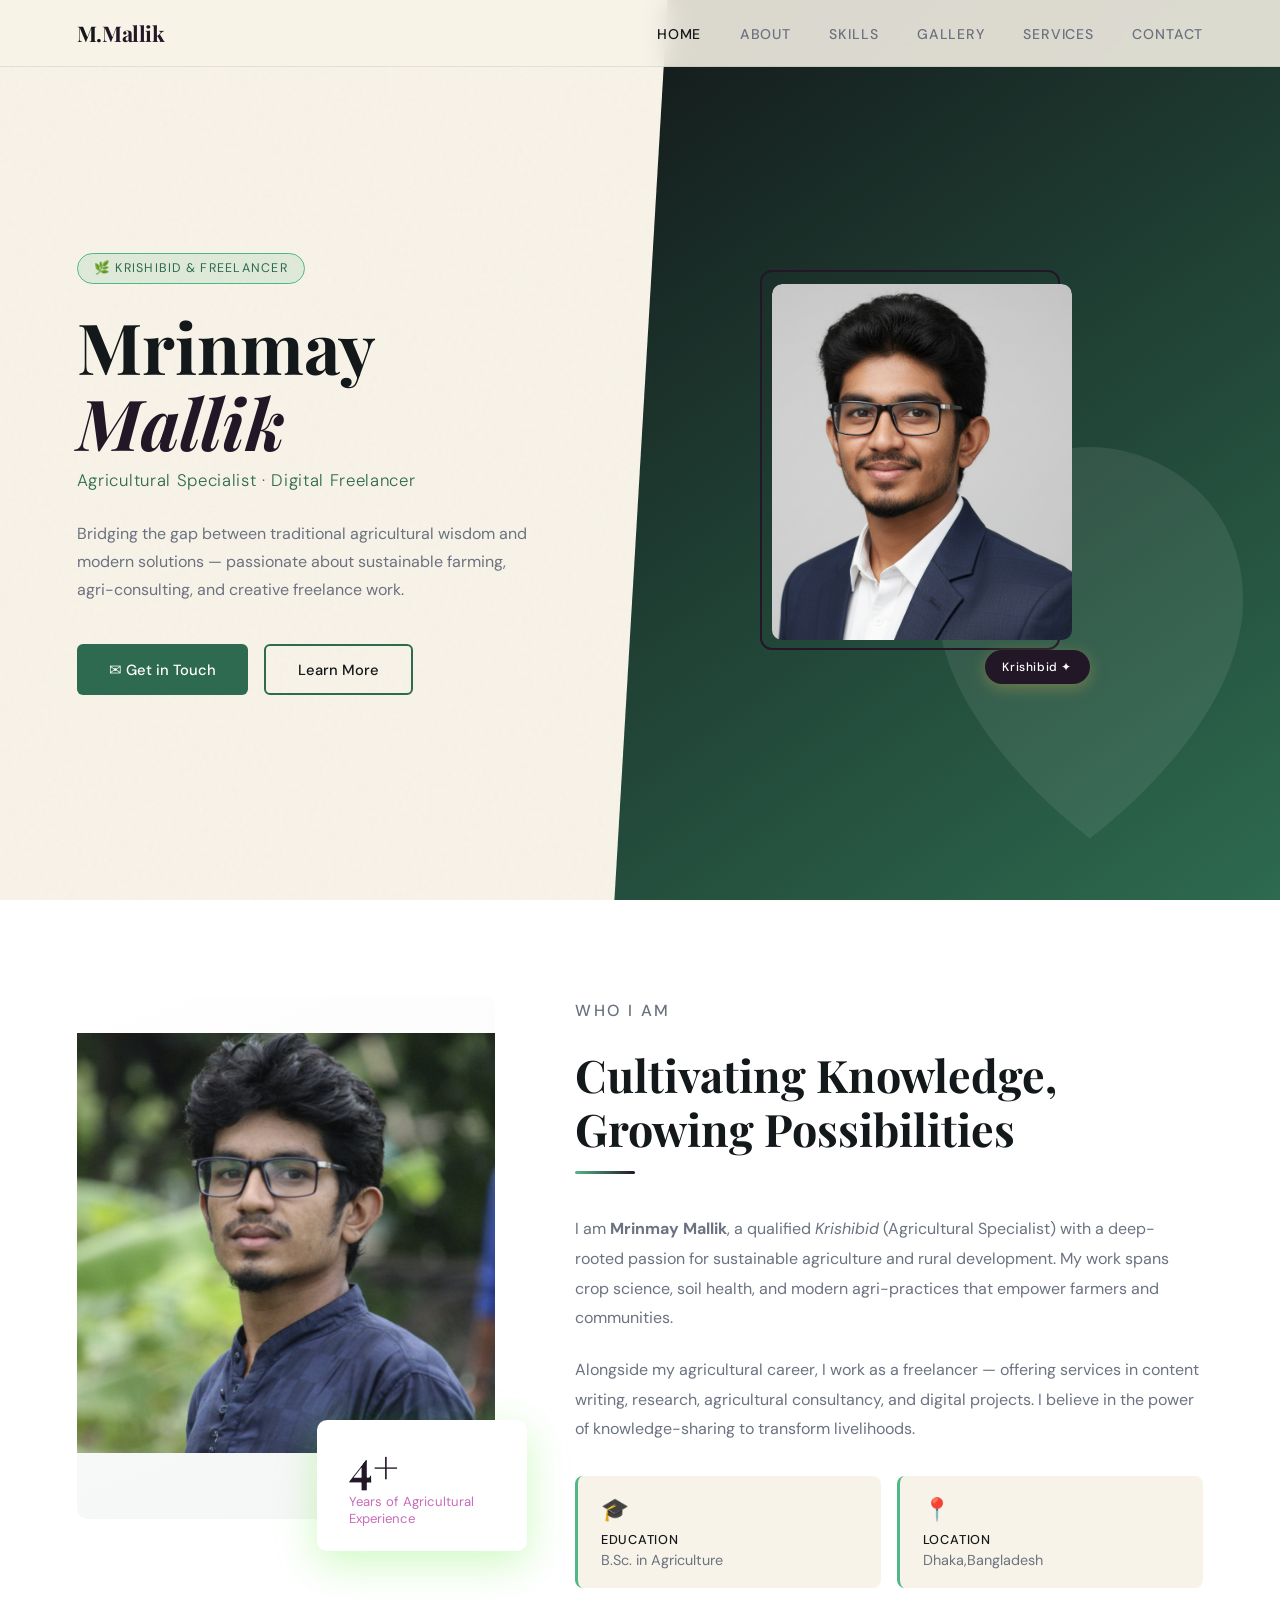
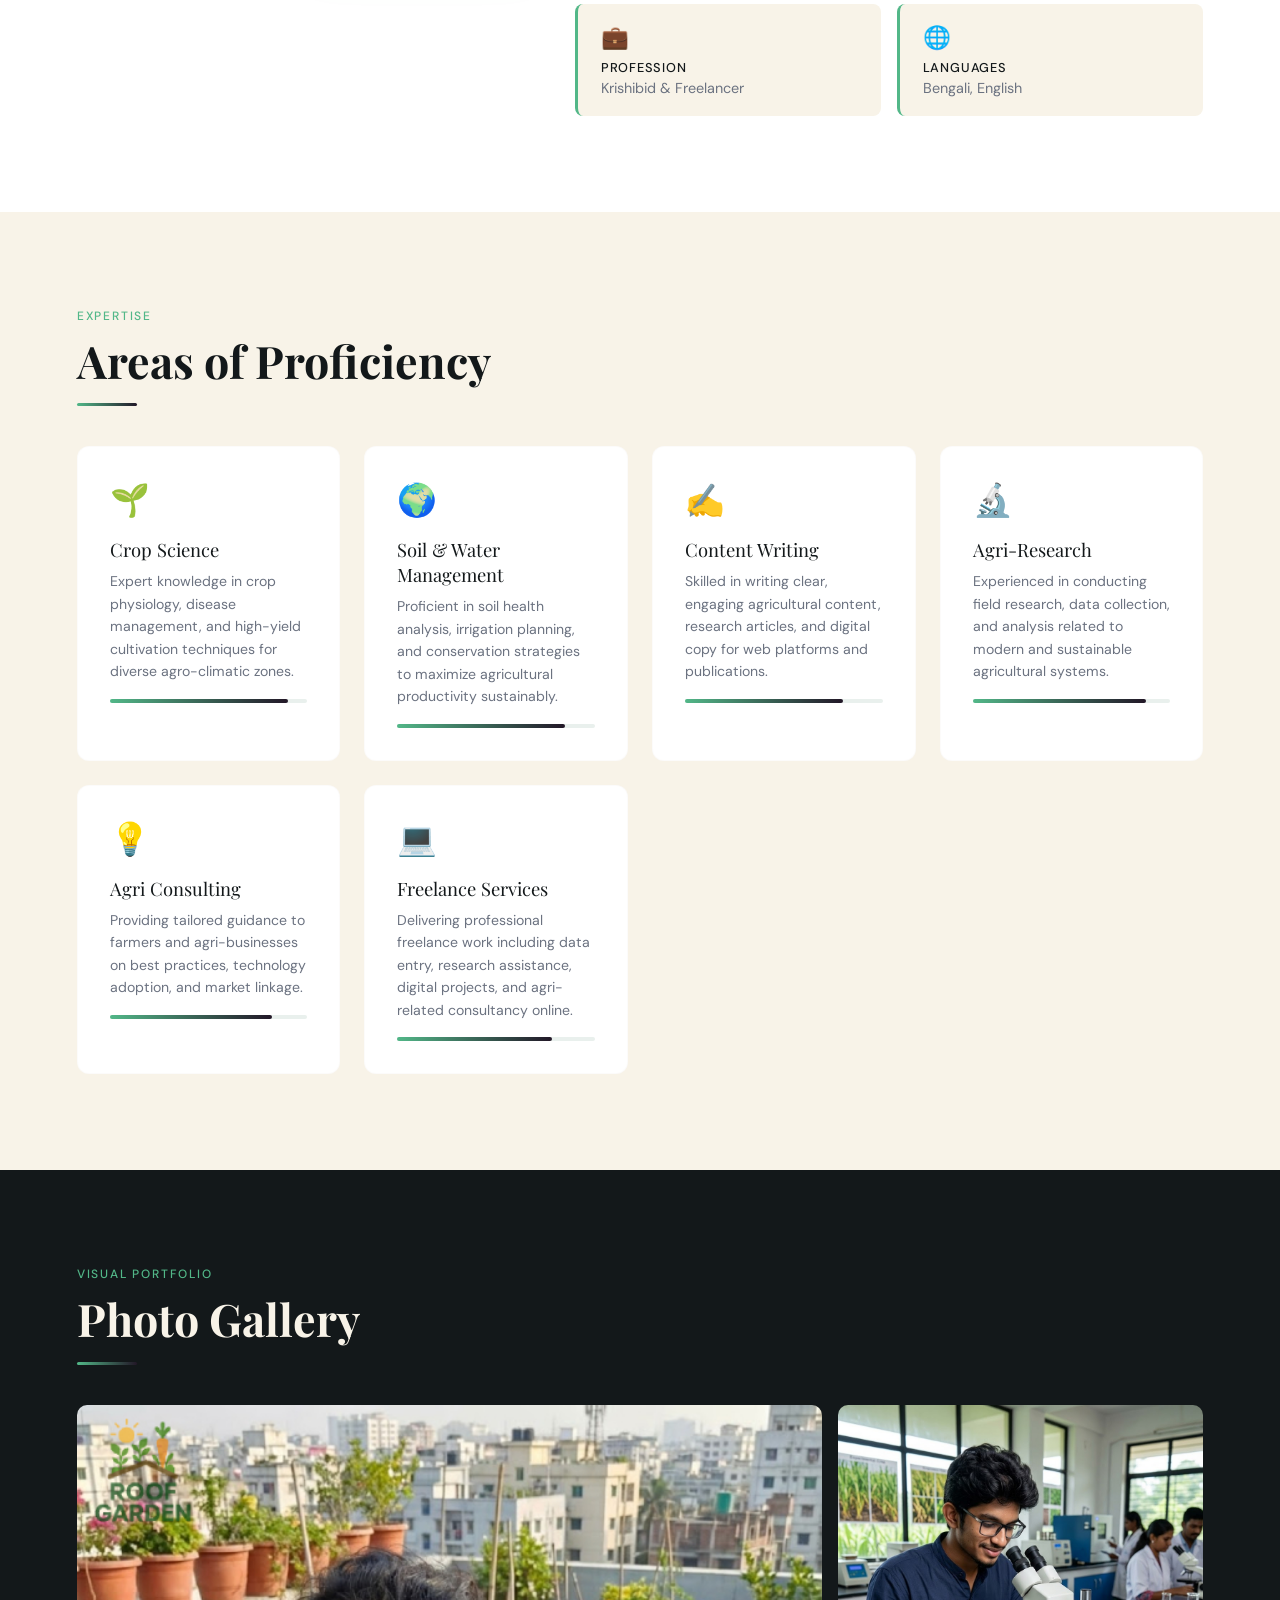
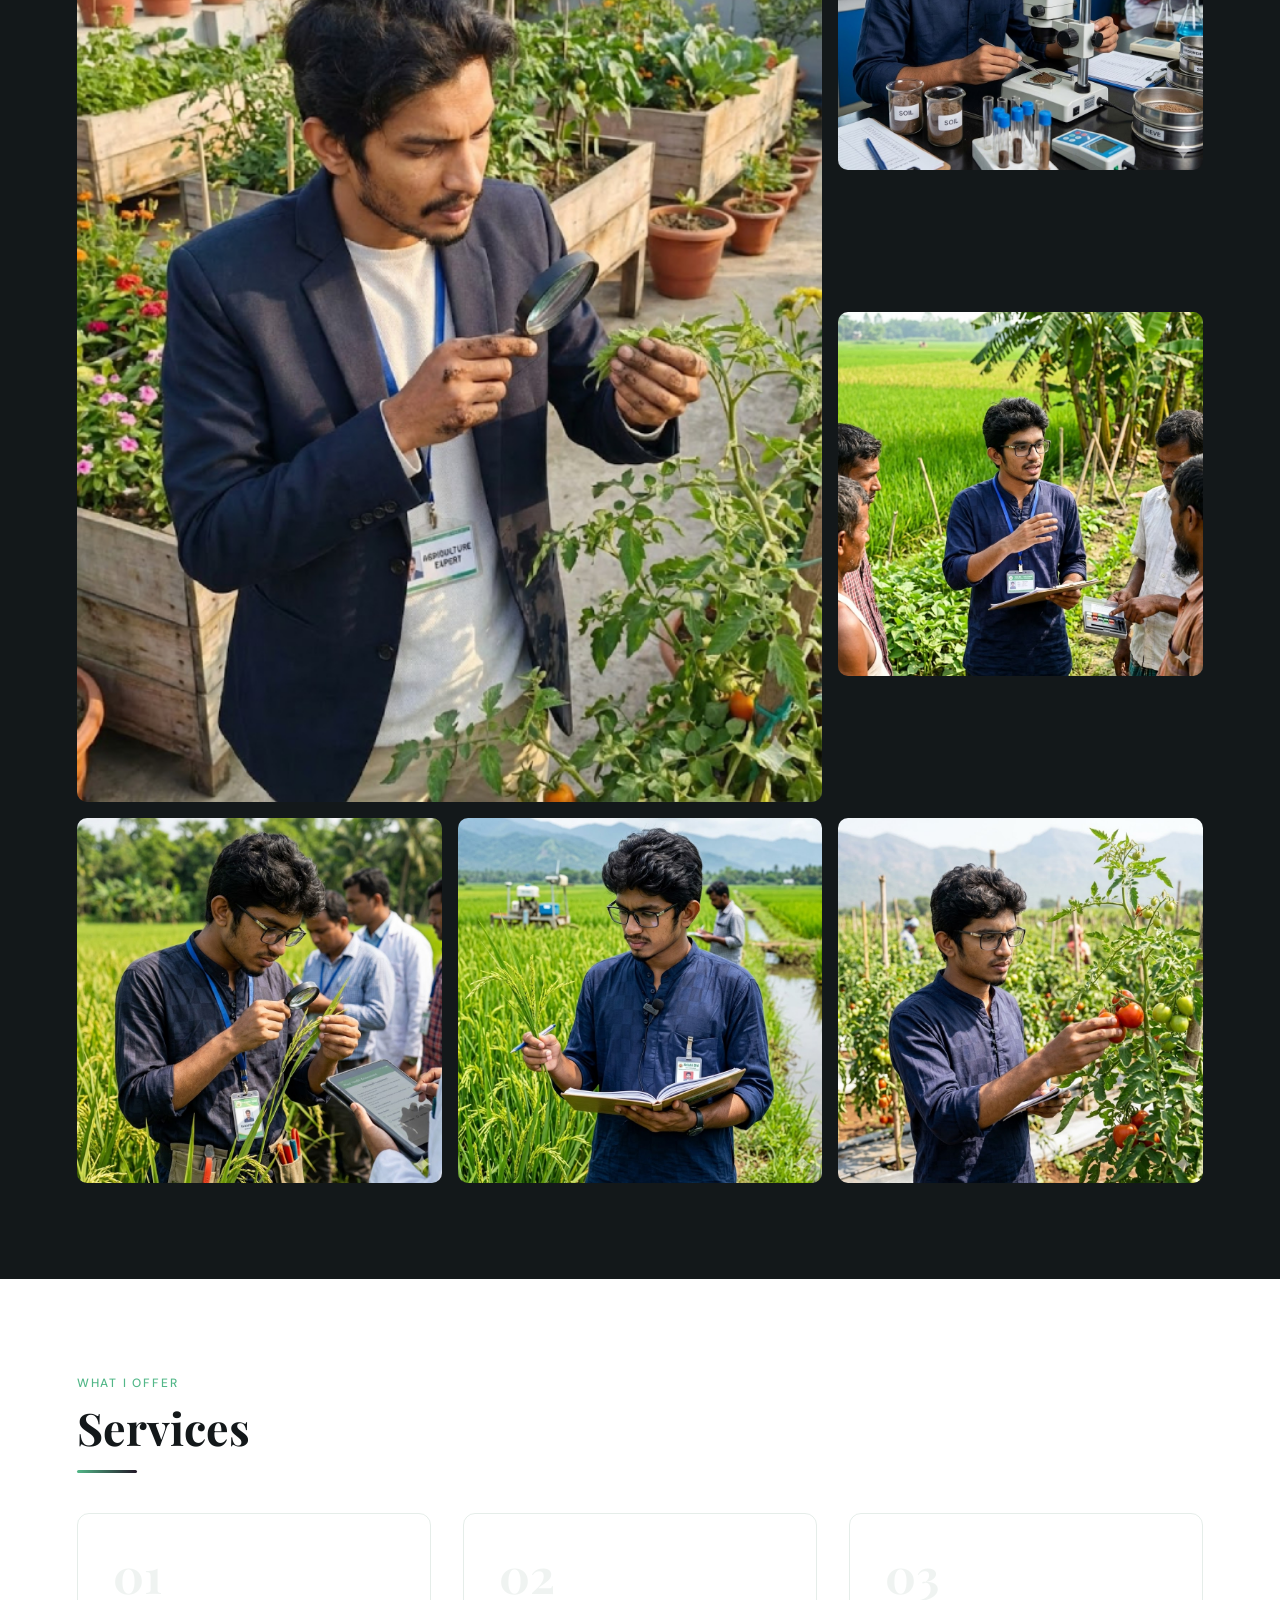
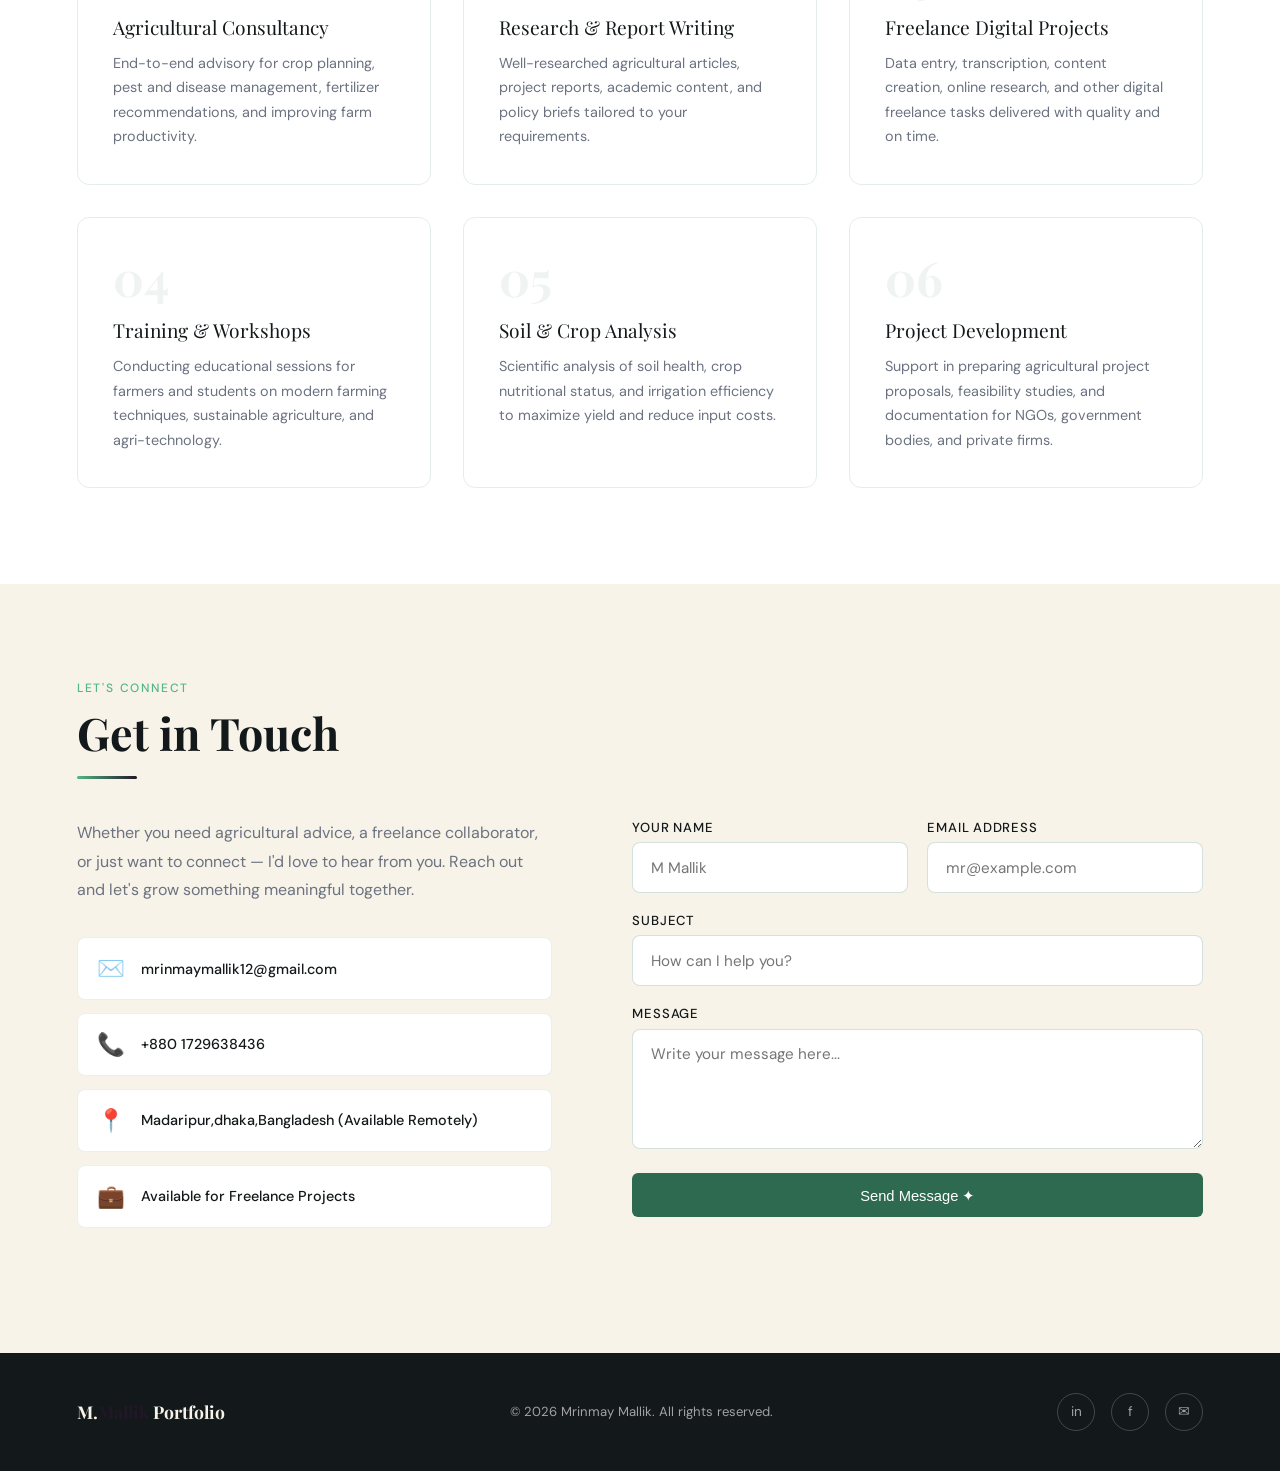
<file: index.html>
<!DOCTYPE html>
<html lang="en">
<head>
  <meta charset="UTF-8" />
  <meta name="viewport" content="width=device-width, initial-scale=1.0"/>
  <title>Mrinmay Mallik — Krishibid & Freelancer</title>
  <link href="https://fonts.googleapis.com/css2?family=Playfair+Display:ital,wght@0,400;0,700;1,400&family=DM+Sans:wght@300;400;500&display=swap" rel="stylesheet"/>
  <style>
    :root {
      --green-deep:   #13181a;
      --green-mid:    #2d6a4f;
      --green-light:  #52b788;
      --gold:         #221727;
      --cream:        #f8f3e8;
      --text-dark:    #1a1a1a;
      --text-muted:   #6b7280;
      --white:        #ffffff;
    }

    *, *::before, *::after { box-sizing: border-box; margin: 0; padding: 0; }

    html { scroll-behavior: smooth; }

    body {
      font-family: 'DM Sans', sans-serif;
      background: var(--cream);
      color: var(--text-dark);
      overflow-x: hidden;
    }

    /* ─── NOISE TEXTURE OVERLAY ─── */
    body::before {
      content: '';
      position: fixed; inset: 0;
      background-image: url("data:image/svg+xml,%3Csvg viewBox='0 0 200 200' xmlns='http://www.w3.org/2000/svg'%3E%3Cfilter id='n'%3E%3CfeTurbulence type='fractalNoise' baseFrequency='0.9' numOctaves='4' stitchTiles='stitch'/%3E%3C/filter%3E%3Crect width='100%25' height='100%25' filter='url(%23n)' opacity='0.04'/%3E%3C/svg%3E");
      pointer-events: none; z-index: 0;
    }

    /* ─── NAV ─── */
    nav {
      position: fixed; top: 0; left: 0; right: 0; z-index: 100;
      display: flex; justify-content: space-between; align-items: center;
      padding: 1.2rem 6%;
      background: rgba(248, 243, 232, 0.88);
      backdrop-filter: blur(12px);
      border-bottom: 1px solid rgba(45, 106, 79, 0.12);
      transition: box-shadow 0.3s;
    }
    nav.scrolled { box-shadow: 0 4px 30px rgba(0,0,0,0.07); }
    .nav-logo {
      font-family: 'Playfair Display', serif;
      font-size: 1.35rem; font-weight: 700;
      color: var(--green-deep);
      letter-spacing: -0.02em;
    }
    .nav-logo span { color: var(--gold); }
    .nav-links { display: flex; gap: 2.4rem; list-style: none; }
    .nav-links a {
      font-size: 0.88rem; font-weight: 500;
      color: var(--text-muted);
      text-decoration: none; letter-spacing: 0.06em; text-transform: uppercase;
      position: relative; transition: color 0.25s;
    }
    .nav-links a::after {
      content: ''; position: absolute; bottom: -4px; left: 0; width: 0; height: 2px;
      background: var(--green-light); transition: width 0.3s;
    }
    .nav-links a:hover { color: var(--green-deep); }
    .nav-links a:hover::after { width: 100%; }

    /* Hamburger */
    .hamburger { display: none; flex-direction: column; gap: 5px; cursor: pointer; }
    .hamburger span { display: block; width: 24px; height: 2px; background: var(--green-deep); transition: 0.3s; }
    .hamburger.open span:nth-child(1) { transform: translateY(7px) rotate(45deg); }
    .hamburger.open span:nth-child(2) { opacity: 0; }
    .hamburger.open span:nth-child(3) { transform: translateY(-7px) rotate(-45deg); }

    /* ─── HERO ─── */
    #hero {
      min-height: 100vh;
      display: grid; grid-template-columns: 1fr 1fr;
      align-items: center;
      padding: 8rem 6% 5rem;
      position: relative; overflow: hidden;
    }
    .hero-bg {
      position: absolute; right: 0; top: 0; bottom: 0; width: 52%;
      background: linear-gradient(145deg, var(--green-deep) 0%, var(--green-mid) 100%);
      clip-path: polygon(8% 0, 100% 0, 100% 100%, 0 100%);
      z-index: 0;
    }
    .hero-bg-leaf {
      position: absolute; right: 3%; bottom: 5%; width: 340px; opacity: 0.08;
    }
    .hero-content { position: relative; z-index: 1; }
    .hero-badge {
      display: inline-block;
      background: rgba(82, 183, 136, 0.15);
      border: 1px solid var(--green-light);
      color: var(--green-mid); font-size: 0.78rem;
      letter-spacing: 0.1em; text-transform: uppercase;
      padding: 0.4rem 1rem; border-radius: 100px; margin-bottom: 1.5rem;
    }
    .hero-name {
      font-family: 'Playfair Display', serif;
      font-size: clamp(3rem, 5.5vw, 5.2rem);
      line-height: 1.08; font-weight: 700;
      color: var(--green-deep); margin-bottom: 0.6rem;
    }
    .hero-name em { color: var(--gold); font-style: italic; }
    .hero-title {
      font-size: 1.05rem; font-weight: 300; letter-spacing: 0.04em;
      color: var(--green-mid); margin-bottom: 1.8rem;
    }
    .hero-desc {
      font-size: 1rem; color: var(--text-muted); line-height: 1.75;
      max-width: 460px; margin-bottom: 2.5rem;
    }
    .hero-cta {
      display: flex; gap: 1rem; flex-wrap: wrap;
    }
    .btn-primary {
      background: var(--green-mid); color: var(--white);
      padding: 0.85rem 2rem; border-radius: 6px;
      text-decoration: none; font-weight: 500; font-size: 0.92rem;
      border: none; cursor: pointer;
      transition: background 0.25s, transform 0.2s;
      display: inline-flex; align-items: center; gap: 0.5rem;
    }
    .btn-primary:hover { background: var(--green-deep); transform: translateY(-2px); }
    .btn-outline {
      background: transparent; color: var(--green-deep);
      padding: 0.85rem 2rem; border-radius: 6px;
      text-decoration: none; font-weight: 500; font-size: 0.92rem;
      border: 2px solid var(--green-mid); cursor: pointer;
      transition: all 0.25s;
      display: inline-flex; align-items: center; gap: 0.5rem;
    }
    .btn-outline:hover { background: var(--green-mid); color: white; transform: translateY(-2px); }

    /* Hero photo right side */
    .hero-photo-wrap {
      position: relative; z-index: 1;
      display: flex; justify-content: center; align-items: center;
    }
    .hero-photo-frame {
      width: 300px; height: 380px;
      position: relative;
  
    }
    .hero-photo-frame::before {
      content: '';
      position: absolute; top: -14px; left: -12px;
      width: 100%; height: 100%;
      border: 2px solid var(--gold); border-radius: 12px;
      z-index: 0;
    }
    .hero-photo-frame .photo-placeholder {
      width: 100%; height: 100%; border-radius: 10px;
      background: transparent;
      position: relative; z-index: 1; overflow: hidden;
      display: flex; flex-direction: column;
      align-items: center; justify-content: flex-end;
      padding-bottom: 1.5rem;
    }
    .photo-icon {
      font-size: 5.5rem; line-height: 1; margin-bottom: 0.5rem;
    }
    .photo-upload-hint {
      font-size: 0.78rem; color: hsla(216, 73%, 30%, 0.6);
      text-align: center; line-height: 1.5; padding: 0 1rem;
    }
    /* If user adds actual img tag inside .photo-placeholder */
    .hero-photo-frame .photo-placeholder img {
      position: absolute; inset: 0; width: 100%; height: 100%; object-fit: cover;
    }
    .hero-photo-label {
      position: absolute; bottom: -20px; right: -18px; z-index: 2;
      background: var(--gold); color: var(--white);
      font-size: 0.75rem; font-weight: 500; letter-spacing: 0.05em;
      padding: 0.55rem 1.1rem; border-radius: 100px;
      box-shadow: 0 4px 16px rgba(201,168,76,0.4);
    }

    /* ─── SECTION COMMON ─── */
    section { padding: 6rem 6%; position: relative; }
    .section-label {
      font-size: 0.75rem; letter-spacing: 0.15em; text-transform: uppercase;
      color: var(--green-light); font-weight: 500; margin-bottom: 0.6rem;
    }
    .section-title {
      font-family: 'Playfair Display', serif;
      font-size: clamp(2rem, 3.5vw, 2.8rem);
      color: var(--green-deep); line-height: 1.2; margin-bottom: 1rem;
    }
    .section-divider {
      width: 60px; height: 3px;
      background: linear-gradient(90deg, var(--green-light), var(--gold));
      border-radius: 2px; margin-bottom: 2.5rem;
    }

    /* ─── ABOUT ─── */
    #about { background: var(--white); }
    .about-grid {
      display: grid; grid-template-columns: 1fr 1.5fr;
      gap: 5rem; align-items: start;
    }
    .about-image-stack { position: relative; }
    .about-main-img {
      width: 100%; border-radius: 10px;
      background: linear-gradient(160deg, #ffffff 0%, #f4f5f5 100%);
      aspect-ratio: 4/5; overflow: hidden;
      display: flex; align-items: center; justify-content: center;
      font-size: 6rem;
    }
    .about-main-img img { width: 100%; height: 100%; object-fit: cover; }
    .about-accent-card 
    {
      position: absolute; bottom: -2rem; right: -2rem;
      background: var(--white); color: var(--white);
      padding: 1.5rem 2rem; border-radius: 10px;
      width: 210px;
      box-shadow: 0 12px 40px rgba(63, 236, 10, 0.25);
    }
    .accent-card-num {
      font-family: 'Playfair Display', serif;
      font-size: 2.8rem; font-weight: 700; color: var(--gold);
      line-height: 1;
    }
    .accent-card-text { font-size: 0.82rem; color: rgba(177, 46, 155, 0.7); margin-top: 0.3rem; }

    .about-text p {
      font-size: 1rem; line-height: 1.85; color: var(--text-muted);
      margin-bottom: 1.4rem;
    }
    .about-highlights {
      display: grid; grid-template-columns: 1fr 1fr;
      gap: 1rem; margin-top: 2rem;
    }
    .highlight-item {
      padding: 1.2rem 1.4rem;
      background: var(--cream); border-radius: 8px;
      border-left: 3px solid var(--green-light);
    }
    .highlight-icon { font-size: 1.4rem; margin-bottom: 0.4rem; }
    .highlight-label { font-size: 0.8rem; font-weight: 500; color: var(--green-deep); text-transform: uppercase; letter-spacing: 0.06em; }
    .highlight-val { font-size: 0.9rem; color: var(--text-muted); margin-top: 0.2rem; }

    /* ─── SKILLS ─── */
    #skills { background: var(--cream); }
    .skills-grid {
      display: grid; grid-template-columns: repeat(auto-fill, minmax(260px, 1fr));
      gap: 1.5rem; margin-top: 0.5rem;
    }
    .skill-card {
      background: var(--white); border-radius: 12px;
      padding: 2rem; border: 1px solid rgba(224, 216, 208, 0.1);
      transition: transform 0.3s, box-shadow 0.3s;
      cursor: default;
    }
    .skill-card:hover { transform: translateY(-6px); box-shadow: 0 16px 40px #a4aca81f; }
    .skill-icon { font-size: 2rem; margin-bottom: 1rem; }
    .skill-name { font-family: 'Playfair Display', serif; font-size: 1.15rem; color: var(--green-deep); margin-bottom: 0.5rem; }
    .skill-desc { font-size: 0.88rem; color: var(--text-muted); line-height: 1.6; }
    .skill-bar-wrap { margin-top: 1rem; height: 4px; background: rgba(45,106,79,0.1); border-radius: 2px; }
    .skill-bar { height: 100%; border-radius: 2px; background: linear-gradient(90deg, var(--green-light), var(--gold)); }

    /* ─── PHOTO GALLERY ─── */
    #gallery { background: var(--green-deep); }
    #gallery .section-label { color: var(--green-light); }
    #gallery .section-title { color: var(--cream); }
    .gallery-grid {
      display: grid;
      grid-template-columns: repeat(3, 1fr);
      grid-template-rows: auto;
      gap: 1rem;
    }
    .gallery-item {
      border-radius: 10px; overflow: hidden; position: relative;
      aspect-ratio: 1; cursor: pointer;
      background: rgba(245, 251, 253, 0.05);
      display: flex; align-items: center; justify-content: center;
      transition: transform 0.3s;
    }
    .gallery-item:hover { transform: scale(1.02); }
    .gallery-item:first-child { grid-column: 1 / 3; grid-row: 1 / 3; aspect-ratio: auto; min-height: 350px; }
    .gallery-item img { width: 100%; height: 100%; object-fit: cover; }
    .gallery-placeholder {
      display: flex; flex-direction: column;
      align-items: center; justify-content: center; gap: 0.5rem;
      font-size: 2rem; color: rgba(255,255,255,0.2);
      width: 100%; height: 100%; min-height: 140px;
    }
    .gallery-placeholder span { font-size: 0.75rem; letter-spacing: 0.08em; text-transform: uppercase; }
    .gallery-overlay {
      position: absolute; inset: 0;
      background: linear-gradient(to top, rgba(26,51,32,0.85) 0%, transparent 60%);
      opacity: 0; transition: opacity 0.3s;
      display: flex; align-items: flex-end; padding: 1.2rem;
      color: var(--cream); font-size: 0.85rem; font-weight: 500;
    }
    .gallery-item:hover .gallery-overlay { opacity: 1; }

    /* ─── SERVICES ─── */
    #services { background: var(--white); }
    .services-list { display: grid; grid-template-columns: repeat(auto-fill, minmax(300px, 1fr)); gap: 2rem; }
    .service-card {
      border: 1px solid rgba(45,106,79,0.12); border-radius: 12px; padding: 2.2rem;
      position: relative; overflow: hidden; transition: border-color 0.3s, transform 0.3s;
    }
    .service-card:hover { border-color: var(--green-light); transform: translateY(-4px); }
    .service-card::before {
      content: ''; position: absolute; top: 0; left: 0; width: 100%; height: 3px;
      background: linear-gradient(90deg, var(--green-light), var(--gold));
      transform: scaleX(0); transform-origin: left; transition: transform 0.3s;
    }
    .service-card:hover::before { transform: scaleX(1); }
    .service-num {
      font-family: 'Playfair Display', serif; font-size: 3rem; font-weight: 700;
      color: rgba(45,106,79,0.08); line-height: 1; margin-bottom: 1rem;
    }
    .service-title { font-family: 'Playfair Display', serif; font-size: 1.2rem; color: var(--green-deep); margin-bottom: 0.7rem; }
    .service-text { font-size: 0.9rem; color: var(--text-muted); line-height: 1.7; }

    /* ─── CONTACT ─── */
    #contact { background: var(--cream); }
    .contact-grid { display: grid; grid-template-columns: 1fr 1.2fr; gap: 5rem; }
    .contact-info p { font-size: 1rem; color: var(--text-muted); line-height: 1.8; margin-bottom: 2rem; }
    .contact-detail {
      display: flex; align-items: center; gap: 1rem;
      padding: 1rem 1.2rem; background: var(--white); border-radius: 8px;
      margin-bottom: 0.8rem; border: 1px solid rgba(45,106,79,0.1);
    }
    .contact-detail-icon { font-size: 1.4rem; flex-shrink: 0; }
    .contact-detail-text { font-size: 0.9rem; color: var(--green-deep); font-weight: 500; }

    .contact-form { display: flex; flex-direction: column; gap: 1.2rem; }
    .form-group label { font-size: 0.82rem; font-weight: 500; letter-spacing: 0.06em; text-transform: uppercase; color: var(--green-deep); display: block; margin-bottom: 0.4rem; }
    .form-group input,
    .form-group textarea {
      width: 100%; padding: 0.9rem 1.1rem;
      border: 1.5px solid rgba(45,106,79,0.2); border-radius: 8px;
      background: var(--white); font-family: 'DM Sans', sans-serif;
      font-size: 0.95rem; color: var(--text-dark);
      transition: border-color 0.25s, box-shadow 0.25s;
      outline: none;
    }
    .form-group input:focus,
    .form-group textarea:focus {
      border-color: var(--green-light);
      box-shadow: 0 0 0 3px rgba(82,183,136,0.15);
    }
    .form-group textarea { min-height: 120px; resize: vertical; }
    .form-row { display: grid; grid-template-columns: 1fr 1fr; gap: 1.2rem; }
    #form-status { font-size: 0.9rem; color: var(--green-mid); font-weight: 500; text-align: center; min-height: 1.4em; }

    /* ─── FOOTER ─── */
    footer {
      background: var(--green-deep); color: rgba(255,255,255,0.6);
      padding: 2.5rem 6%; display: flex; justify-content: space-between;
      align-items: center; flex-wrap: wrap; gap: 1rem;
    }
    footer .footer-brand {
      font-family: 'Playfair Display', serif; font-size: 1.1rem;
      color: var(--cream); font-weight: 700;
    }
    footer .footer-brand span { color: var(--gold); }
    footer .footer-text { font-size: 0.82rem; }
    .social-links { display: flex; gap: 1rem; }
    .social-links a {
      width: 38px; height: 38px; border-radius: 50%;
      border: 1px solid rgba(255,255,255,0.2);
      display: flex; align-items: center; justify-content: center;
      color: rgba(255,255,255,0.6); text-decoration: none; font-size: 0.85rem;
      transition: background 0.25s, color 0.25s;
    }
    .social-links a:hover { background: var(--green-light); color: white; }

    /* ─── SCROLL TO TOP ─── */
    #scrollTop {
      position: fixed; bottom: 2rem; right: 2rem;
      width: 44px; height: 44px; border-radius: 50%;
      background: var(--green-mid); color: white;
      border: none; cursor: pointer; font-size: 1.1rem;
      display: flex; align-items: center; justify-content: center;
      opacity: 0; transform: translateY(12px);
      transition: opacity 0.3s, transform 0.3s;
      box-shadow: 0 4px 16px rgba(45,106,79,0.3); z-index: 99;
    }
    #scrollTop.visible { opacity: 1; transform: translateY(0); }
    #scrollTop:hover { background: var(--green-deep); }

    /* ─── ANIMATIONS ─── */
    .reveal {
      opacity: 0; transform: translateY(28px);
      transition: opacity 0.7s ease, transform 0.7s ease;
    }
    .reveal.visible { opacity: 1; transform: none; }
    .reveal-delay-1 { transition-delay: 0.1s; }
    .reveal-delay-2 { transition-delay: 0.2s; }
    .reveal-delay-3 { transition-delay: 0.3s; }

    /* ─── RESPONSIVE ─── */
    @media (max-width: 900px) {
      #hero { grid-template-columns: 1fr; padding-top: 7rem; }
      .hero-bg { display: none; }
      .hero-photo-wrap { margin-top: 3rem; }
      .about-grid { grid-template-columns: 1fr; gap: 3rem; }
      .about-accent-card { right: 0; }
      .contact-grid { grid-template-columns: 1fr; gap: 3rem; }
      .gallery-grid { grid-template-columns: repeat(2, 1fr); }
      .gallery-item:first-child { grid-column: 1 / 3; }
      .nav-links {
        display: none; flex-direction: column; gap: 0;
        position: absolute; top: 100%; left: 0; right: 0;
        background: var(--cream); padding: 1rem 6%;
        border-bottom: 1px solid rgba(45,106,79,0.1);
      }
      .nav-links.open { display: flex; }
      .nav-links li { border-bottom: 1px solid rgba(45,106,79,0.07); }
      .nav-links a { display: block; padding: 0.8rem 0; }
      .hamburger { display: flex; }
      .form-row { grid-template-columns: 1fr; }
    }
    @media (max-width: 600px) {
      section { padding: 4rem 5%; }
      nav { padding: 1rem 5%; }
      .gallery-grid { grid-template-columns: 1fr; }
      .gallery-item:first-child { grid-column: 1; }
      .about-highlights { grid-template-columns: 1fr; }
    }
  </style>
</head>
<body>

  <!-- ─── NAVBAR ─── -->
  <nav id="navbar">
    <div class="nav-logo">M.<span>Mallik</span></div>
    <ul class="nav-links" id="navLinks">
      <li><a href="#hero">Home</a></li>
      <li><a href="#about">About</a></li>
      <li><a href="#skills">Skills</a></li>
      <li><a href="#gallery">Gallery</a></li>
      <li><a href="#services">Services</a></li>
      <li><a href="#contact">Contact</a></li>
    </ul>
    <div class="hamburger" id="hamburger">
      <span></span><span></span><span></span>
    </div>
  </nav>

  <!-- ─── HERO ─── -->
  <section id="hero">
    <div class="hero-bg">
      <!-- Decorative leaf SVG -->
      <svg class="hero-bg-leaf" viewBox="0 0 400 500" fill="none" xmlns="http://www.w3.org/2000/svg">
        <path d="M200 480 C200 480 20 350 20 200 C20 80 120 20 200 20 C280 20 380 80 380 200 C380 350 200 480 200 480Z" fill="white"/>
        <line x1="200" y1="480" x2="200" y2="20" stroke="white" stroke-width="3"/>
        <line x1="200" y1="200" x2="80" y2="100" stroke="white" stroke-width="1.5"/>
        <line x1="200" y1="280" x2="310" y2="180" stroke="white" stroke-width="1.5"/>
        <line x1="200" y1="350" x2="100" y2="260" stroke="white" stroke-width="1.5"/>
      </svg>
    </div>
    <div class="hero-content">
      <div class="hero-badge">🌿 Krishibid &amp; Freelancer</div>
      <h1 class="hero-name">Mrinmay<br/><em>Mallik</em></h1>
      <p class="hero-title">Agricultural Specialist · Digital Freelancer</p>
      <p class="hero-desc">Bridging the gap between traditional agricultural wisdom and modern solutions — passionate about sustainable farming, agri-consulting, and creative freelance work.</p>
      <div class="hero-cta">
        <a href="#contact" class="btn-primary">✉ Get in Touch</a>
        <a href="#about" class="btn-outline">Learn More</a>
      </div>
    </div>
    <div class="hero-photo-wrap">
      <div class="hero-photo-frame">
        <div class="photo-placeholder">
         <div class="photo-placeholder">
  <img src="images/profile.jpg" alt="Mrinmay Mallik">
</div>
          
        </div>
        <div class="hero-photo-label">Krishibid ✦</div>
      </div>
    </div>
  </section>

  <!-- ─── ABOUT ─── -->
  <section id="about">
    <div class="about-grid">
      <div class="about-image-stack reveal">
        <div class="about-main-img">
         <div class="photo-placeholder">
  <img src="images/about.jpg" alt="Mrinmay Mallik">
</div>
          
        </div>
        <div class="about-accent-card">
          <div class="accent-card-num">4+</div>
          <div class="accent-card-text">Years of Agricultural<br/>Experience</div>
        </div>
      </div>
      <div class="about-text">
        <p class="section-label reveal">Who I Am</p>
        <h2 class="section-title reveal reveal-delay-1">Cultivating Knowledge,<br/>Growing Possibilities</h2>
        <div class="section-divider reveal reveal-delay-2"></div>
        <p class="reveal reveal-delay-2">I am <strong>Mrinmay Mallik</strong>, a qualified <em>Krishibid</em> (Agricultural Specialist) with a deep-rooted passion for sustainable agriculture and rural development. My work spans crop science, soil health, and modern agri-practices that empower farmers and communities.</p>
        <p class="reveal reveal-delay-3">Alongside my agricultural career, I work as a freelancer — offering services in content writing, research, agricultural consultancy, and digital projects. I believe in the power of knowledge-sharing to transform livelihoods.</p>
        <div class="about-highlights reveal">
          <div class="highlight-item">
            <div class="highlight-icon">🎓</div>
            <div class="highlight-label">Education</div>
            <div class="highlight-val">B.Sc. in Agriculture</div>
          </div>
          <div class="highlight-item">
            <div class="highlight-icon">📍</div>
            <div class="highlight-label">Location</div>
            <div class="highlight-val">Dhaka,Bangladesh </div>
          </div>
          <div class="highlight-item">
            <div class="highlight-icon">💼</div>
            <div class="highlight-label">Profession</div>
            <div class="highlight-val">Krishibid & Freelancer</div>
          </div>
          <div class="highlight-item">
            <div class="highlight-icon">🌐</div>
            <div class="highlight-label">Languages</div>
            <div class="highlight-val">Bengali, English</div>
          </div>
        </div>
      </div>
    </div>
  </section>

  <!-- ─── SKILLS ─── -->
  <section id="skills">
    <p class="section-label reveal">Expertise</p>
    <h2 class="section-title reveal reveal-delay-1">Areas of Proficiency</h2>
    <div class="section-divider reveal reveal-delay-2"></div>
    <div class="skills-grid">
      <div class="skill-card reveal reveal-delay-1">
        <div class="skill-icon">🌱</div>
        <div class="skill-name">Crop Science</div>
        <div class="skill-desc">Expert knowledge in crop physiology, disease management, and high-yield cultivation techniques for diverse agro-climatic zones.</div>
        <div class="skill-bar-wrap"><div class="skill-bar" style="width:90%"></div></div>
      </div>
      <div class="skill-card reveal reveal-delay-2">
        <div class="skill-icon">🌍</div>
        <div class="skill-name">Soil & Water Management</div>
        <div class="skill-desc">Proficient in soil health analysis, irrigation planning, and conservation strategies to maximize agricultural productivity sustainably.</div>
        <div class="skill-bar-wrap"><div class="skill-bar" style="width:85%"></div></div>
      </div>
      <div class="skill-card reveal reveal-delay-3">
        <div class="skill-icon">✍️</div>
        <div class="skill-name">Content Writing</div>
        <div class="skill-desc">Skilled in writing clear, engaging agricultural content, research articles, and digital copy for web platforms and publications.</div>
        <div class="skill-bar-wrap"><div class="skill-bar" style="width:80%"></div></div>
      </div>
      <div class="skill-card reveal reveal-delay-1">
        <div class="skill-icon">🔬</div>
        <div class="skill-name">Agri-Research</div>
        <div class="skill-desc">Experienced in conducting field research, data collection, and analysis related to modern and sustainable agricultural systems.</div>
        <div class="skill-bar-wrap"><div class="skill-bar" style="width:88%"></div></div>
      </div>
      <div class="skill-card reveal reveal-delay-2">
        <div class="skill-icon">💡</div>
        <div class="skill-name">Agri Consulting</div>
        <div class="skill-desc">Providing tailored guidance to farmers and agri-businesses on best practices, technology adoption, and market linkage.</div>
        <div class="skill-bar-wrap"><div class="skill-bar" style="width:82%"></div></div>
      </div>
      <div class="skill-card reveal reveal-delay-3">
        <div class="skill-icon">💻</div>
        <div class="skill-name">Freelance Services</div>
        <div class="skill-desc">Delivering professional freelance work including data entry, research assistance, digital projects, and agri-related consultancy online.</div>
        <div class="skill-bar-wrap"><div class="skill-bar" style="width:78%"></div></div>
      </div>
    </div>
  </section>

  <!-- ─── PHOTO GALLERY ─── -->
  <section id="gallery">
    <p class="section-label reveal">Visual Portfolio</p>
    <h2 class="section-title reveal reveal-delay-1">Photo Gallery</h2>
    <div class="section-divider reveal reveal-delay-2"></div>
    <div class="gallery-grid">
      <div class="gallery-item reveal">
       <img src="images/field-work.jpg" alt="Field Work">
        <div class="gallery-overlay">Field Research & Crop Monitoring</div>
      </div>
      <div class="gallery-item reveal reveal-delay-1">
       <img src="images/lab-work.jpg" alt="Field Work">
        <div class="gallery-overlay">Soil Analysis Lab</div>
      </div>
      <div class="gallery-item reveal reveal-delay-2">
        <img src="images/farmer-consultation.jpg" alt="Field Work">
        <div class="gallery-overlay">Farmer Consultation</div>
      </div>
      <div class="gallery-item reveal reveal-delay-1">
        <img src="images/plant-health-assessment.jpg" alt="Field Work">
        <div class="gallery-overlay">Plant Health Assessment</div>
      </div>
      <div class="gallery-item reveal reveal-delay-2">
        <img src="images/agricultural-research.jpg" alt="Field Work">
        <div class="gallery-overlay">Agricultural Research</div>
      </div>
      <div class="gallery-item reveal reveal-delay-2">
        <img src="images/agricultural.jpg" alt="Field Work">
        <div class="gallery-overlay">Agricultural </div>
    </div>
    
  </section>

  <!-- ─── SERVICES ─── -->
  <section id="services">
    <p class="section-label reveal">What I Offer</p>
    <h2 class="section-title reveal reveal-delay-1">Services</h2>
    <div class="section-divider reveal reveal-delay-2"></div>
    <div class="services-list">
      <div class="service-card reveal reveal-delay-1">
        <div class="service-num">01</div>
        <div class="service-title">Agricultural Consultancy</div>
        <p class="service-text">End-to-end advisory for crop planning, pest and disease management, fertilizer recommendations, and improving farm productivity.</p>
      </div>
      <div class="service-card reveal reveal-delay-2">
        <div class="service-num">02</div>
        <div class="service-title">Research & Report Writing</div>
        <p class="service-text">Well-researched agricultural articles, project reports, academic content, and policy briefs tailored to your requirements.</p>
      </div>
      <div class="service-card reveal reveal-delay-3">
        <div class="service-num">03</div>
        <div class="service-title">Freelance Digital Projects</div>
        <p class="service-text">Data entry, transcription, content creation, online research, and other digital freelance tasks delivered with quality and on time.</p>
      </div>
      <div class="service-card reveal reveal-delay-1">
        <div class="service-num">04</div>
        <div class="service-title">Training & Workshops</div>
        <p class="service-text">Conducting educational sessions for farmers and students on modern farming techniques, sustainable agriculture, and agri-technology.</p>
      </div>
      <div class="service-card reveal reveal-delay-2">
        <div class="service-num">05</div>
        <div class="service-title">Soil & Crop Analysis</div>
        <p class="service-text">Scientific analysis of soil health, crop nutritional status, and irrigation efficiency to maximize yield and reduce input costs.</p>
      </div>
      <div class="service-card reveal reveal-delay-3">
        <div class="service-num">06</div>
        <div class="service-title">Project Development</div>
        <p class="service-text">Support in preparing agricultural project proposals, feasibility studies, and documentation for NGOs, government bodies, and private firms.</p>
      </div>
    </div>
  </section>

  <!-- ─── CONTACT ─── -->
  <section id="contact">
    <p class="section-label reveal">Let's Connect</p>
    <h2 class="section-title reveal reveal-delay-1">Get in Touch</h2>
    <div class="section-divider reveal reveal-delay-2"></div>
    <div class="contact-grid">
      <div class="contact-info reveal">
        <p>Whether you need agricultural advice, a freelance collaborator, or just want to connect — I'd love to hear from you. Reach out and let's grow something meaningful together.</p>
        <div class="contact-detail">
          <div class="contact-detail-icon">✉️</div>
          <div class="contact-detail-text">mrinmaymallik12@gmail.com</div>
        </div>
        <div class="contact-detail">
          <div class="contact-detail-icon">📞</div>
          <div class="contact-detail-text">+880 1729638436</div>
        </div>
        <div class="contact-detail">
          <div class="contact-detail-icon">📍</div>
          <div class="contact-detail-text">Madaripur,dhaka,Bangladesh (Available Remotely)</div>
        </div>
        <div class="contact-detail">
          <div class="contact-detail-icon">💼</div>
          <div class="contact-detail-text">Available for Freelance Projects</div>
        </div>
      </div>
      <div class="reveal reveal-delay-2">
        <div class="contact-form" id="contactForm">
          <div class="form-row">
            <div class="form-group">
              <label>Your Name</label>
              <input type="text" id="fname" placeholder="M Mallik" />
            </div>
            <div class="form-group">
              <label>Email Address</label>
              <input type="email" id="femail" placeholder="mr@example.com" />
            </div>
          </div>
          <div class="form-group">
            <label>Subject</label>
            <input type="text" id="fsubject" placeholder="How can I help you?" />
          </div>
          <div class="form-group">
            <label>Message</label>
            <textarea id="fmessage" placeholder="Write your message here..."></textarea>
          </div>
          <button class="btn-primary" onclick="submitForm()" style="width:100%; justify-content:center;">Send Message ✦</button>
          <p id="form-status"></p>
        </div>
      </div>
    </div>
  </section>

  <!-- ─── FOOTER ─── -->
  <footer>
    <div class="footer-brand">M.<span>Mallik</span> Portfolio</div>
    <p class="footer-text">© 2026 Mrinmay Mallik. All rights reserved.</p>
    <div class="social-links">
      <a href="#" title="LinkedIn">in</a>
      <a href="#" title="Facebook">f</a>
      <a href="#" title="Email">✉</a>
    </div>
  </footer>

  <!-- Scroll to top button -->
  <button id="scrollTop" onclick="window.scrollTo({top:0,behavior:'smooth'})" title="Back to top">↑</button>

  <script>
    // ─── NAV SCROLL EFFECT ───
    const navbar = document.getElementById('navbar');
    const scrollTopBtn = document.getElementById('scrollTop');
    window.addEventListener('scroll', () => {
      navbar.classList.toggle('scrolled', window.scrollY > 40);
      scrollTopBtn.classList.toggle('visible', window.scrollY > 400);
    });

    // ─── HAMBURGER MENU ───
    const hamburger = document.getElementById('hamburger');
    const navLinks = document.getElementById('navLinks');
    hamburger.addEventListener('click', () => {
      hamburger.classList.toggle('open');
      navLinks.classList.toggle('open');
    });
    navLinks.querySelectorAll('a').forEach(a => {
      a.addEventListener('click', () => {
        hamburger.classList.remove('open');
        navLinks.classList.remove('open');
      });
    });

    // ─── SCROLL REVEAL ───
    const revealEls = document.querySelectorAll('.reveal');
    const observer = new IntersectionObserver((entries) => {
      entries.forEach(e => {
        if (e.isIntersecting) {
          e.target.classList.add('visible');
          observer.unobserve(e.target);
        }
      });
    }, { threshold: 0.12 });
    revealEls.forEach(el => observer.observe(el));

    // ─── SKILL BAR ANIMATION ───
    const skillBars = document.querySelectorAll('.skill-bar');
    const barObserver = new IntersectionObserver((entries) => {
      entries.forEach(e => {
        if (e.isIntersecting) {
          const bar = e.target;
          const target = bar.style.width;
          bar.style.width = '0';
          setTimeout(() => { bar.style.transition = 'width 1s ease'; bar.style.width = target; }, 200);
          barObserver.unobserve(bar);
        }
      });
    }, { threshold: 0.5 });
    skillBars.forEach(b => barObserver.observe(b));

    // ─── CONTACT FORM ───
    function submitForm() {
      const name    = document.getElementById('fname').value.trim();
      const email   = document.getElementById('femail').value.trim();
      const subject = document.getElementById('fsubject').value.trim();
      const message = document.getElementById('fmessage').value.trim();
      const status  = document.getElementById('form-status');
      if (!name || !email || !message) {
        status.style.color = '#c9453d';
        status.textContent = '⚠ Please fill in all required fields.';
        return;
      }
      if (!/^[^\s@]+@[^\s@]+\.[^\s@]+$/.test(email)) {
        status.style.color = '#c9453d';
        status.textContent = '⚠ Please enter a valid email address.';
        return;
      }
      status.style.color = 'var(--green-mid)';
      status.textContent = '✓ Thank you! Your message has been sent. I will reply shortly.';
      document.getElementById('fname').value = '';
      document.getElementById('femail').value = '';
      document.getElementById('fsubject').value = '';
      document.getElementById('fmessage').value = '';
      setTimeout(() => { status.textContent = ''; }, 5000);
    }

    // ─── ACTIVE NAV LINK ON SCROLL ───
    const sections = document.querySelectorAll('section[id]');
    const navAnchors = document.querySelectorAll('.nav-links a');
    window.addEventListener('scroll', () => {
      let current = '';
      sections.forEach(sec => {
        if (window.scrollY >= sec.offsetTop - 120) current = sec.getAttribute('id');
      });
      navAnchors.forEach(a => {
        a.style.color = a.getAttribute('href') === '#' + current ? 'var(--green-deep)' : '';
      });
    });
  </script>
</body>
</html>
</file>
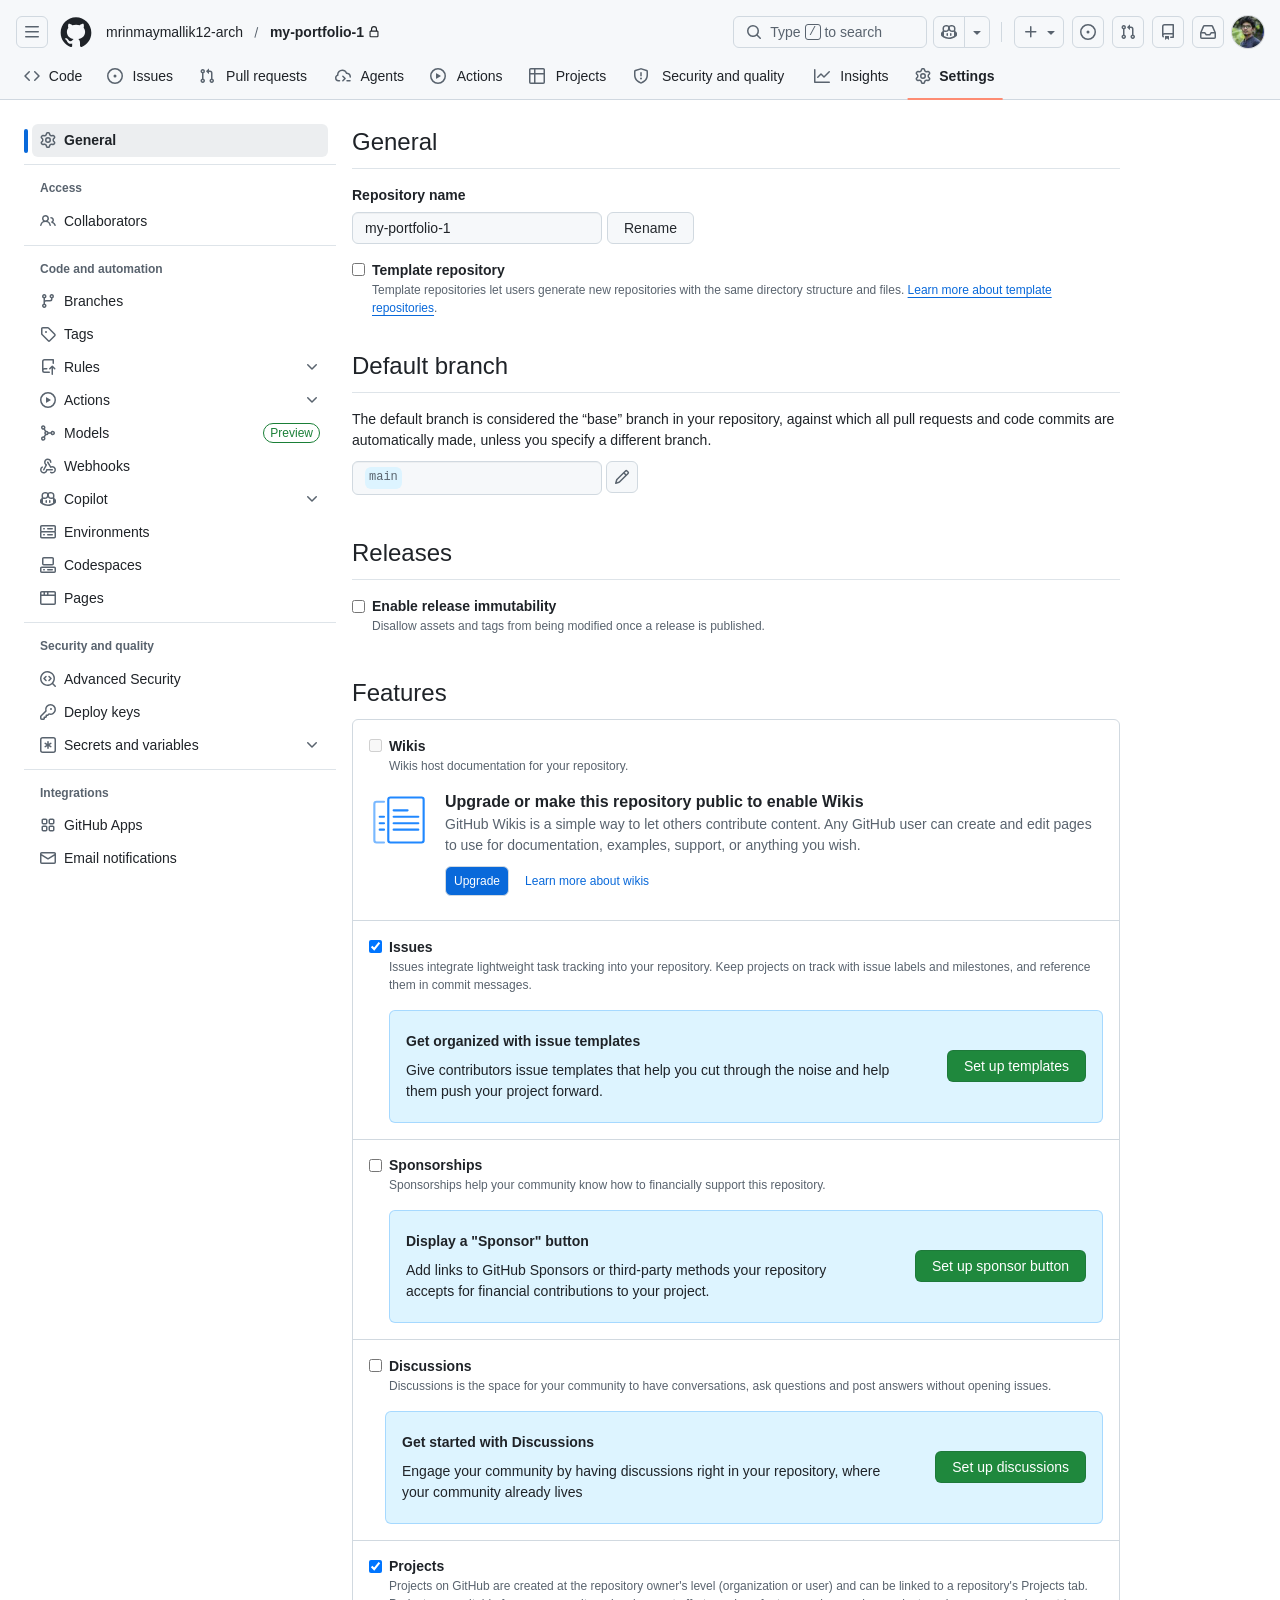
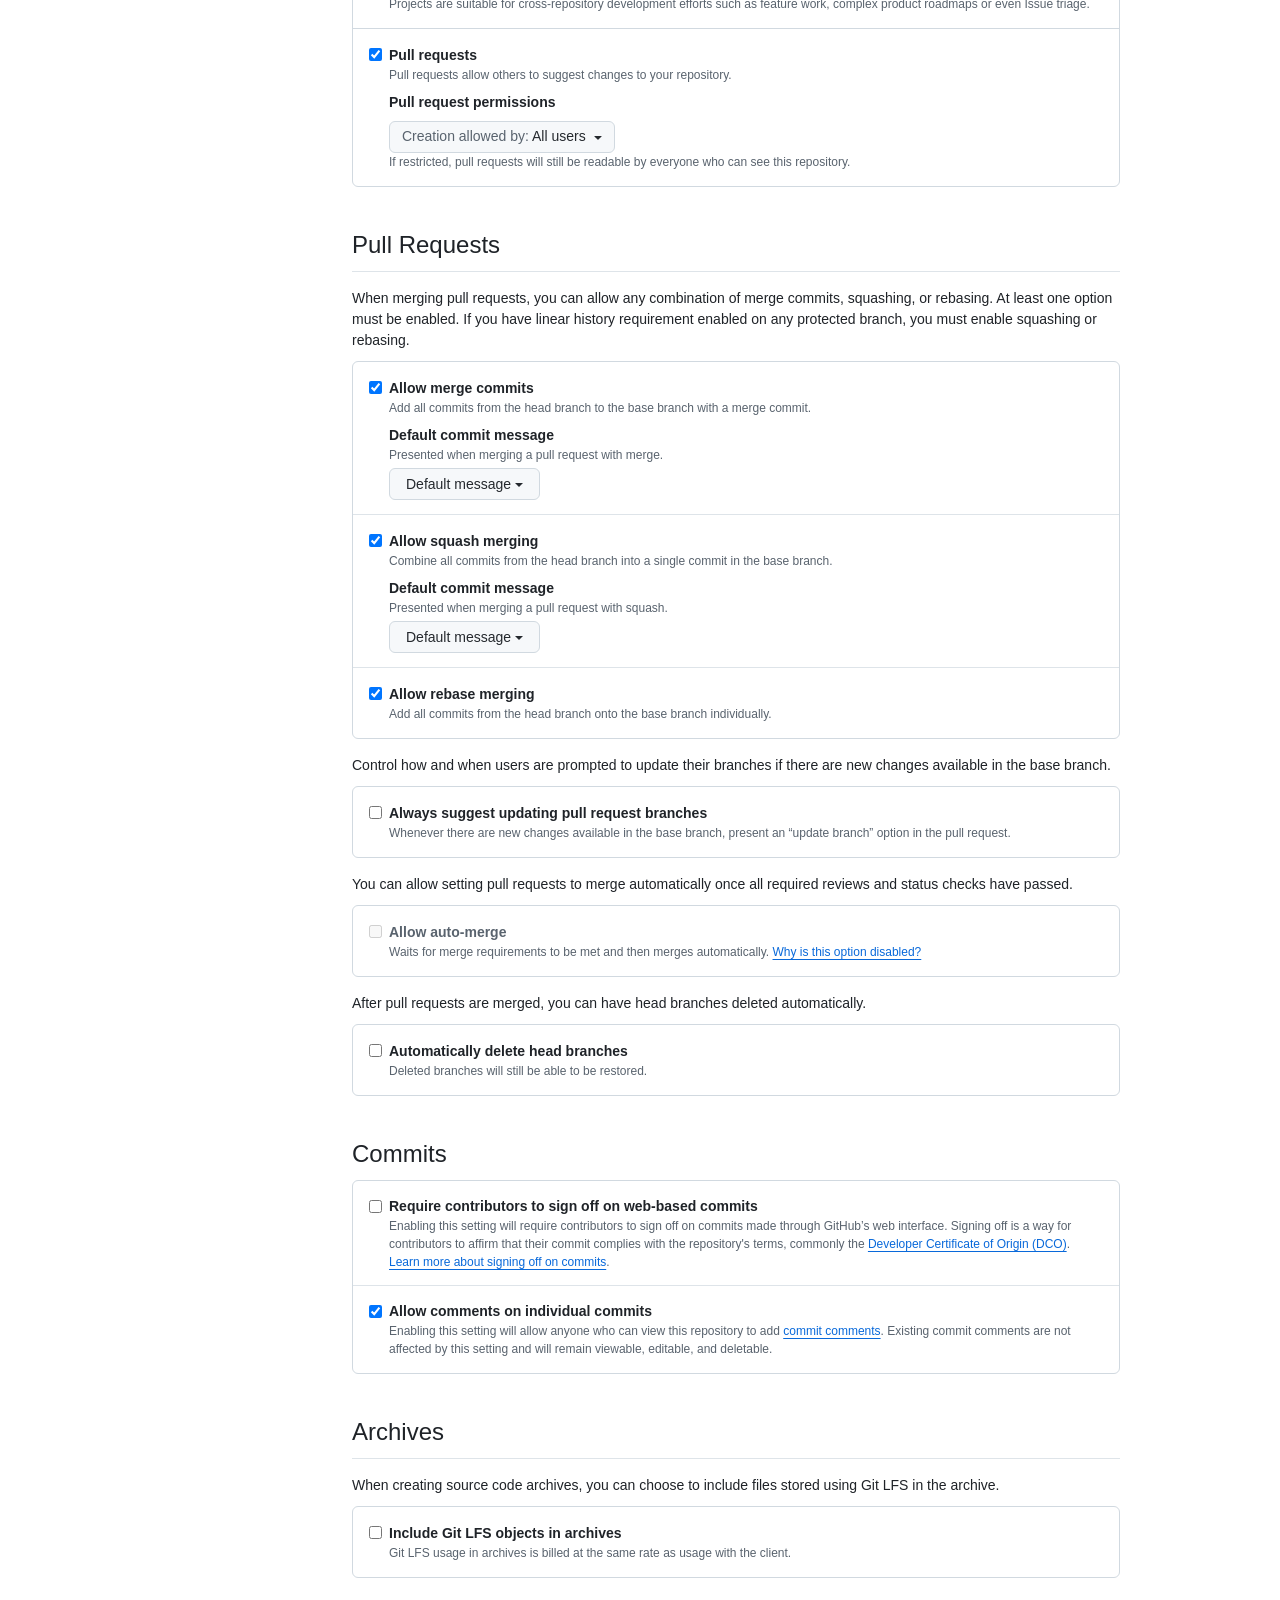
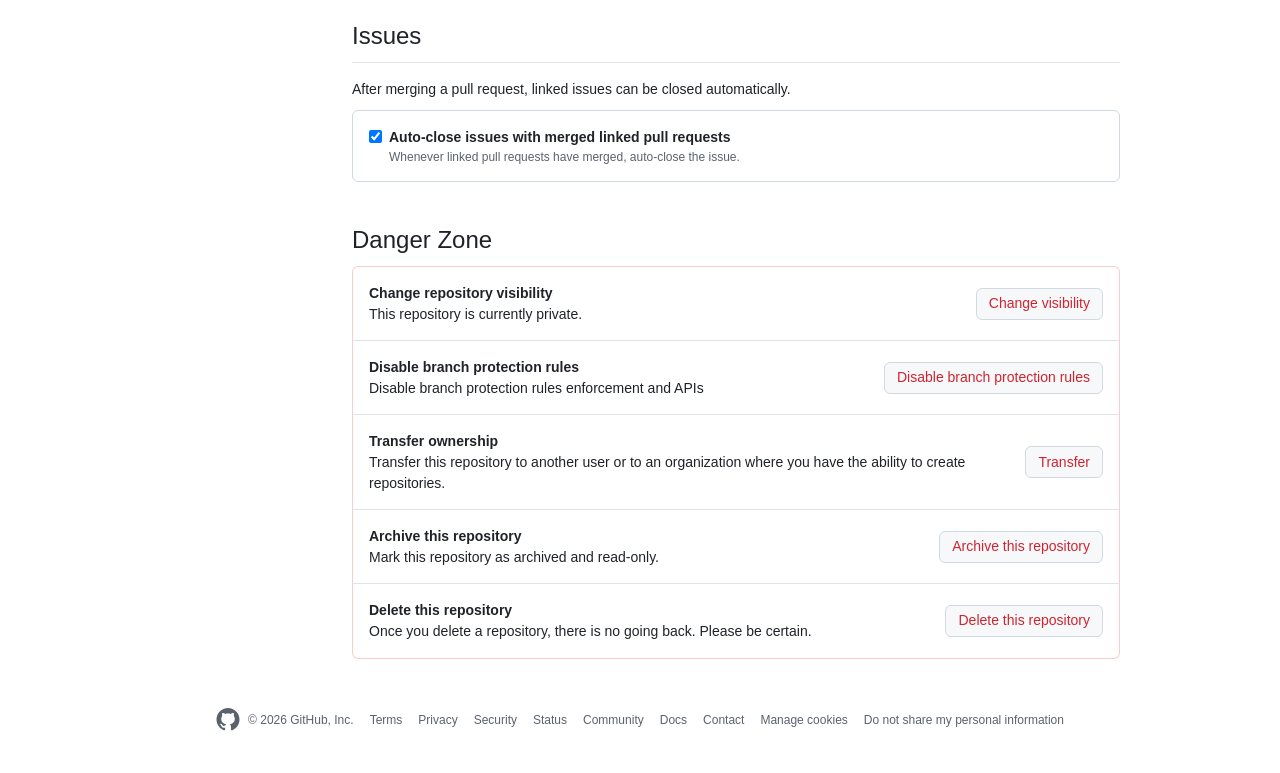
<file: General.html>
<!DOCTYPE html>
<!-- saved from url=(0063)https://github.com/mrinmaymallik12-arch/my-portfolio-1/settings -->
<html lang="en" data-color-mode="auto" data-light-theme="light" data-dark-theme="dark" data-a11y-animated-images="system" data-a11y-link-underlines="true" class="js-focus-visible" data-js-focus-visible="" data-turbo-loaded=""><head><meta http-equiv="Content-Type" content="text/html; charset=UTF-8"><style type="text/css">.turbo-progress-bar {
  position: fixed;
  display: block;
  top: 0;
  left: 0;
  height: 3px;
  background: #0076ff;
  z-index: 2147483647;
  transition:
    width 300ms ease-out,
    opacity 150ms 150ms ease-in;
  transform: translate3d(0, 0, 0);
}
</style><style>
:root {
  --fontStack-monospace: "Monaspace Neon", ui-monospace, SFMono-Regular, SF Mono, Menlo, Consolas, Liberation Mono, monospace !important;
}
</style>




  
    
  <link rel="dns-prefetch" href="https://github.githubassets.com/">
  <link rel="dns-prefetch" href="https://avatars.githubusercontent.com/">
  <link rel="dns-prefetch" href="https://github-cloud.s3.amazonaws.com/">
  <link rel="dns-prefetch" href="https://user-images.githubusercontent.com/">
  <link rel="preconnect" href="https://github.githubassets.com/" crossorigin="">
  <link rel="preconnect" href="https://avatars.githubusercontent.com/">

  

  <link crossorigin="anonymous" media="all" rel="stylesheet" href="./General_files/light-4fded0090af0ad58.css"><link crossorigin="anonymous" media="all" rel="stylesheet" href="./General_files/dark-06381ff23d863842.css"><link data-color-theme="light_high_contrast" crossorigin="anonymous" media="all" rel="stylesheet" data-href="https://github.githubassets.com/assets/light_high_contrast-cf8e26bc17e62ebc.css"><link data-color-theme="light_colorblind" crossorigin="anonymous" media="all" rel="stylesheet" data-href="https://github.githubassets.com/assets/light_colorblind-3a437477a570cc40.css"><link data-color-theme="light_colorblind_high_contrast" crossorigin="anonymous" media="all" rel="stylesheet" data-href="https://github.githubassets.com/assets/light_colorblind_high_contrast-39b6c209db5491c9.css"><link data-color-theme="light_tritanopia" crossorigin="anonymous" media="all" rel="stylesheet" data-href="https://github.githubassets.com/assets/light_tritanopia-3822234d6c03b00b.css"><link data-color-theme="light_tritanopia_high_contrast" crossorigin="anonymous" media="all" rel="stylesheet" data-href="https://github.githubassets.com/assets/light_tritanopia_high_contrast-33857254a8064bf7.css"><link data-color-theme="dark_high_contrast" crossorigin="anonymous" media="all" rel="stylesheet" data-href="https://github.githubassets.com/assets/dark_high_contrast-9023e6605402defb.css"><link data-color-theme="dark_colorblind" crossorigin="anonymous" media="all" rel="stylesheet" data-href="https://github.githubassets.com/assets/dark_colorblind-37023bf69d8e0e34.css"><link data-color-theme="dark_colorblind_high_contrast" crossorigin="anonymous" media="all" rel="stylesheet" data-href="https://github.githubassets.com/assets/dark_colorblind_high_contrast-486bd43e01a2c0ec.css"><link data-color-theme="dark_tritanopia" crossorigin="anonymous" media="all" rel="stylesheet" data-href="https://github.githubassets.com/assets/dark_tritanopia-838ba2a5070c5b09.css"><link data-color-theme="dark_tritanopia_high_contrast" crossorigin="anonymous" media="all" rel="stylesheet" data-href="https://github.githubassets.com/assets/dark_tritanopia_high_contrast-2aa7245dc545d61f.css"><link data-color-theme="dark_dimmed" crossorigin="anonymous" media="all" rel="stylesheet" data-href="https://github.githubassets.com/assets/dark_dimmed-29ef2eb185e7de1c.css"><link data-color-theme="dark_dimmed_high_contrast" crossorigin="anonymous" media="all" rel="stylesheet" data-href="https://github.githubassets.com/assets/dark_dimmed_high_contrast-8eed6b212f10f1b9.css">

  <style type="text/css">
    :root {
      --tab-size-preference: 4;
    }

    pre, code {
      tab-size: var(--tab-size-preference);
    }
  </style>

    <link crossorigin="anonymous" media="all" rel="stylesheet" href="./General_files/primer-primitives-b39ad27f3538ace3.css">
    <link crossorigin="anonymous" media="all" rel="stylesheet" href="./General_files/primer-tailwind-compatible-f6d3d8f030269244.css">
    <link crossorigin="anonymous" media="all" rel="stylesheet" href="./General_files/global-9c8f61f9f58ad7b2.css">
    <link crossorigin="anonymous" media="all" rel="stylesheet" href="./General_files/github-be05a7e2c0ccd82f.css">
    <link crossorigin="anonymous" media="all" rel="stylesheet" href="./General_files/tailwind-efd1440932cbf902.css">
  <link crossorigin="anonymous" media="all" rel="stylesheet" href="./General_files/repository-5c3491d57145b94f.css">
<link crossorigin="anonymous" media="all" rel="stylesheet" href="./General_files/settings-44a7048b7acb1e4b.css">
<link crossorigin="anonymous" media="all" rel="stylesheet" href="./General_files/suggestions-dc03b4eac5b01b3e.css">

  

  <script type="application/json" id="client-env">{"locale":"en","featureFlags":["actions_custom_images_storage_billing_ui_visibility","actions_image_version_event","actions_workflow_language_service_allow_case_function","actions_workflow_language_service_allow_concurrency_queue","agent_conflict_resolution","alternate_user_config_repo","arianotify_comprehensive_migration","artifact_ui_v2","billing_discount_threshold_notification","billing_ui_budget_pagination_enabled","ccr_implement_suggestion_refresh","code_scanning_dfa_degraded_experience_notice","code_view_checks_live_updates","codemirror_inp_optimizations","codespaces_prebuild_region_target_update","codeview_sidebar_combined_payload","coding_agent_model_selection","coding_agent_model_selection_all_skus","comment_viewer_copy_raw_markdown","contentful_primer_code_blocks","copilot_agent_snippy","copilot_api_agentic_issue_marshal_yaml","copilot_ask_mode_dropdown","copilot_capi_error_response_telemetry","copilot_chat_attach_multiple_images","copilot_chat_category_rate_limit_messages","copilot_chat_clear_model_selection_for_default_change","copilot_chat_contextual_suggestions_updated","copilot_chat_disable_model_picker_while_streaming","copilot_chat_enable_tool_call_logs","copilot_chat_increase_token_padding","copilot_chat_input_commands","copilot_chat_opening_thread_switch","copilot_chat_prettify_pasted_code","copilot_chat_recommended_models_only","copilot_chat_reduce_quota_checks","copilot_chat_search_bar_redirect","copilot_chat_vision_in_claude","copilot_chat_vision_preview_gate","copilot_cloud_agent_always_categorize_models_in_model_picker","copilot_custom_copilots","copilot_custom_copilots_feature_preview","copilot_delete_cli_sessions","copilot_diff_explain_conversation_intent","copilot_diff_reference_context","copilot_duplicate_thread","copilot_extensions_hide_in_dotcom_chat","copilot_extensions_removal_on_marketplace","copilot_features_sql_server_logo","copilot_file_block_ref_matching","copilot_fix_failed_workflows","copilot_ftp_hyperspace_upgrade_prompt","copilot_icebreakers_experiment_dashboard","copilot_icebreakers_experiment_hyperspace","copilot_immersive_code_block_transition_wrap","copilot_immersive_embedded_deferred_payload","copilot_immersive_embedded_draggable","copilot_immersive_embedded_header_button","copilot_immersive_embedded_implicit_references","copilot_immersive_embedded_skip_copilot_api_token_for_dotcom_context","copilot_immersive_file_block_transition_open","copilot_immersive_file_preview_keep_mounted","copilot_immersive_job_result_preview","copilot_immersive_structured_model_picker","copilot_immersive_task_hyperlinking","copilot_immersive_task_within_chat_thread","copilot_issue_list_show_more","copilot_mc_cli_resume_any_users_task","copilot_mission_control_agent_filtering","copilot_mission_control_agents_task_list","copilot_mission_control_always_send_integration_id","copilot_mission_control_cli_private_icon","copilot_mission_control_cli_session_status","copilot_mission_control_initial_data_spinner","copilot_mission_control_logs_incremental","copilot_mission_control_task_alive_updates","copilot_mission_control_tasks_repo_filter","copilot_org_policy_page_focus_mode","copilot_premium_request_quotas","copilot_redirect_header_button_to_agents","copilot_resource_panel","copilot_scroll_preview_tabs","copilot_share_active_subthread","copilot_spaces_ga","copilot_spaces_individual_policies_ga","copilot_spaces_pagination","copilot_spark_empty_state","copilot_spark_handle_nil_friendly_name","copilot_swe_agent_hide_model_picker_if_only_auto","copilot_swe_agent_pr_comment_model_picker","copilot_swe_agent_use_subagents","copilot_task_api_github_rest_style","copilot_unconfigured_is_inherited","copilot_upgrade_freeze","copilot_usage_metrics_ga","copilot_user_can_upgrade_plan_field","copilot_workbench_slim_line_top_tabs","custom_instructions_file_references","dashboard_indexeddb_caching","dashboard_lists_max_age_filter","dashboard_universe_2025","dashboard_universe_2025_feedback_dialog","dead_click_detection","fgpat_permissions_selector_redesign","flex_cta_groups_mvp","global_nav_react","global_navigation_cached_payloads","hide_groups_list_for_few_groups","hyperspace_2025_logged_out_batch_1","hyperspace_2025_logged_out_batch_2","hyperspace_2025_logged_out_batch_3","ipm_budget_deep_linking","ipm_global_transactional_message_agents","ipm_global_transactional_message_copilot","ipm_global_transactional_message_issues","ipm_global_transactional_message_prs","ipm_global_transactional_message_repos","ipm_global_transactional_message_spaces","issue_cca_modal_open","issue_cca_multi_assign_modal","issue_cca_visualization","issue_fields_global_search","issues_expanded_file_types","issues_lazy_load_comment_box_suggestions","issues_react_chrome_container_query_fix","issues_react_include_bots_in_pickers","issues_react_ui_feedback","issues_search_type_gql","landing_pages_ninetailed","landing_pages_web_vitals_tracking","lifecycle_label_name_updates","low_quality_classifier","marketing_pages_search_explore_provider","memex_default_issue_create_repository","memex_live_update_hovercard","memex_mwl_filter_field_delimiter","memex_remove_deprecated_type_issue","memex_roadmap_drag_style","merge_status_header_feedback","notifications_menu_defer_labels","oauth_authorize_clickjacking_protection","octocaptcha_origin_optimization","pr_sfv_new_diff_fetch","prs_checks_react","prs_conversations_react","prs_css_anchor_positioning","prs_inbox_deferred_usequeries","prs_live_updates_issue_comments","prs_load_all_alerts","prx_files","pull_request_commit_checks_dialog","pull_request_files_accurate_size_estimates","pull_request_files_virtualization","pull_request_merge_status_button","pull_request_virtualization_preload_diffs","pulls_deferred_loading_skeletons","pulls_list_item_compact_layout_v2","pulls_reduce_es_query_on_deferred_request","react_blob_overlay","react_compiler_repo_creation","react_compiler_security_center","repos_contributors_limited_default_range","repository_suggester_elastic_search","rules_insights_filter_bar_created","rules_required_reviewers_block_description","sample_network_conn_type","secret_scanning_pattern_alerts_link","security_center_artifact_filters_popover","selector_observer_stats","session_logs_ungroup_reasoning_text","site_features_copilot_universe","site_homepage_collaborate_video","spark_prompt_secret_scanning","spark_server_connection_status","suppress_automated_browser_vitals","team_review_requested_by_user_filter","track_notifications_settings_usage","viewscreen_sandbox","warn_inaccessible_attachments","web_socket_verified_fetch","webp_support","workbench_store_readonly"],"login":"mrinmaymallik12-arch","copilotApiOverrideUrl":"https://api.individual.githubcopilot.com"}</script>
<script crossorigin="anonymous" type="module" src="./General_files/wp-runtime-091921eaa64c8ef4.js.download" defer="defer"></script>
<script crossorigin="anonymous" type="module" src="./General_files/fetch-utilities-b82d70fb3b7c15af.js.download" defer="defer"></script>
<script crossorigin="anonymous" type="module" src="./General_files/78205-a328faf42e1fde9e.js.download" defer="defer"></script>
<script crossorigin="anonymous" type="module" src="./General_files/85924-1f0f5f61600f9c8e.js.download" defer="defer"></script>
<script crossorigin="anonymous" type="module" src="./General_files/34646-0b1ef764f04384f8.js.download" defer="defer"></script>
<script crossorigin="anonymous" type="module" src="./General_files/environment-d69fe59c085ecc72.js.download" defer="defer"></script>
<script crossorigin="anonymous" type="module" src="./General_files/runtime-helpers-6e561c87b9671d53.js.download" defer="defer"></script>
<script crossorigin="anonymous" type="module" src="./General_files/296-b57454e133edfa64.js.download" defer="defer"></script>
<script crossorigin="anonymous" type="module" src="./General_files/96232-069a02c82c8693ee.js.download" defer="defer"></script>
<script crossorigin="anonymous" type="module" src="./General_files/57131-79aa62319c40af83.js.download" defer="defer"></script>
<script crossorigin="anonymous" type="module" src="./General_files/816-774d14a8cd9b309c.js.download" defer="defer"></script>
<script crossorigin="anonymous" type="module" src="./General_files/79280-d76a66e0574d2c2d.js.download" defer="defer"></script>
<script crossorigin="anonymous" type="module" src="./General_files/81683-58949462db0c5675.js.download" defer="defer"></script>
<script crossorigin="anonymous" type="module" src="./General_files/46740-4421ca06d57312cc.js.download" defer="defer"></script>
<script crossorigin="anonymous" type="module" src="./General_files/82097-deb8524559e82c88.js.download" defer="defer"></script>
<script crossorigin="anonymous" type="module" src="./General_files/30058-edeab9486bacdd1a.js.download" defer="defer"></script>
<script crossorigin="anonymous" type="module" src="./General_files/github-elements-aa06f97004324c94.js.download" defer="defer"></script>
<script crossorigin="anonymous" type="module" src="./General_files/element-registry-b0792d054e5da48a.js.download" defer="defer"></script>
<script crossorigin="anonymous" type="module" src="./General_files/react-core-98e4a0207211788f.js.download" defer="defer"></script>
<script crossorigin="anonymous" type="module" src="./General_files/react-lib-e93338a8d08b8bb9.js.download" defer="defer"></script>
<script crossorigin="anonymous" type="module" src="./General_files/79039-f2b81734929d0b15.js.download" defer="defer"></script>
<script crossorigin="anonymous" type="module" src="./General_files/88475-92437d3f8c9a9747.js.download" defer="defer"></script>
<script crossorigin="anonymous" type="module" src="./General_files/2887-d67f71d8e1d3e1d8.js.download" defer="defer"></script>
<script crossorigin="anonymous" type="module" src="./General_files/26533-318ac47648fb7752.js.download" defer="defer"></script>
<script crossorigin="anonymous" type="module" src="./General_files/46477-596c4ee4da73ac9a.js.download" defer="defer"></script>
<script crossorigin="anonymous" type="module" src="./General_files/34771-52ff9a0204045b56.js.download" defer="defer"></script>
<script crossorigin="anonymous" type="module" src="./General_files/33232-a61b173cd548f3cb.js.download" defer="defer"></script>
<script crossorigin="anonymous" type="module" src="./General_files/46287-fc23b9847d26823b.js.download" defer="defer"></script>
<script crossorigin="anonymous" type="module" src="./General_files/28000-450a3042fe455862.js.download" defer="defer"></script>
<script crossorigin="anonymous" type="module" src="./General_files/89627-12a64f4329866bd1.js.download" defer="defer"></script>
<script crossorigin="anonymous" type="module" src="./General_files/55682-a358ec7c2f348fcf.js.download" defer="defer"></script>
<script crossorigin="anonymous" type="module" src="./General_files/49029-3a132de206358025.js.download" defer="defer"></script>
<script crossorigin="anonymous" type="module" src="./General_files/99328-82a96596275fbd3e.js.download" defer="defer"></script>
<script crossorigin="anonymous" type="module" src="./General_files/behaviors-8d83b013b1d5074a.js.download" defer="defer"></script>
<link crossorigin="anonymous" media="all" rel="stylesheet" href="./General_files/react-core.5579b76113a63a86.module.css">
<script crossorigin="anonymous" type="module" src="./General_files/61272-d797d8a9ce83f9c1.js.download" defer="defer"></script>
<script crossorigin="anonymous" type="module" src="./General_files/notifications-global-be20ba1998b9a752.js.download" defer="defer"></script>
<script crossorigin="anonymous" type="module" src="./General_files/57639-ed467af96719bd33.js.download" defer="defer"></script>
<script crossorigin="anonymous" type="module" src="./General_files/778-a664589d50af677a.js.download" defer="defer"></script>
<script crossorigin="anonymous" type="module" src="./General_files/19930-9d606db64e5e8a82.js.download" defer="defer"></script>
<script crossorigin="anonymous" type="module" src="./General_files/31893-61e67a47a651be84.js.download" defer="defer"></script>
<script crossorigin="anonymous" type="module" src="./General_files/settings-8677340d3fc872ab.js.download" defer="defer"></script>
  

  <title>General</title>



  <meta name="route-pattern" content="/:user_id/:repository/settings(.:format)" data-turbo-transient="">
  <meta name="route-controller" content="edit_repositories" data-turbo-transient="">
  <meta name="route-action" content="options" data-turbo-transient="">
  <meta name="fetch-nonce" content="v2:914ea408-d788-d591-36ea-3c0423681f60">

    
  <meta name="current-catalog-service-hash" content="1c46dbfa6bff1a2c47aed04f86e21ebc9d6fa14c3f561d99ba53e0b9c533f139">


  <meta name="request-id" content="C13A:4BA63:4C2485:54893A:6A11888E" data-turbo-transient="true"><meta name="html-safe-nonce" content="f014db0db408f30cd9c4ef0df9d31084ad786d64c5860c36fb6fc1c614bff0ac" data-turbo-transient="true"><meta name="visitor-payload" content="[base64]" data-turbo-transient="true"><meta name="visitor-hmac" content="e1b5618a2e09f72a8e2890c42db3049cc06c1a28824579cb32de70f44e84b370" data-turbo-transient="true">


    <meta name="hovercard-subject-tag" content="repository:1247445677" data-turbo-transient="">


  <meta name="github-keyboard-shortcuts" content="repository,copilot" data-turbo-transient="true">
  

  <meta name="selected-link" value="repo_settings" data-turbo-transient="">
  <link rel="assets" href="https://github.githubassets.com/">

    <meta name="google-site-verification" content="Apib7-x98H0j5cPqHWwSMm6dNU4GmODRoqxLiDzdx9I">

<meta name="octolytics-url" content="https://collector.github.com/github/collect"><meta name="octolytics-actor-id" content="283678072"><meta name="octolytics-actor-login" content="mrinmaymallik12-arch"><meta name="octolytics-actor-hash" content="90aa2cc28dcd732730d593b1892ee0a74c15d93b5f746f7846522b2df3d06463">





  <meta name="analytics-location" content="/&lt;user-name&gt;/&lt;repo-name&gt;/edit_repositories/options" data-turbo-transient="true">

  




    <meta name="user-login" content="mrinmaymallik12-arch">

  <link rel="sudo-modal" href="https://github.com/sessions/sudo_modal">

    <meta name="viewport" content="width=device-width">

    

      <meta name="description" content="My personal portfolio  website. Contribute to mrinmaymallik12-arch/my-portfolio-1 development by creating an account on GitHub.">

      <link rel="search" type="application/opensearchdescription+xml" href="https://github.com/opensearch.xml" title="GitHub">

    <link rel="fluid-icon" href="https://github.com/fluidicon.png" title="GitHub">
    <meta property="fb:app_id" content="1401488693436528">
    <meta name="apple-itunes-app" content="app-id=1477376905, app-argument=https://github.com/mrinmaymallik12-arch/my-portfolio-1/settings">

      <meta name="twitter:image" content="https://avatars.githubusercontent.com/u/283678072?s=400&amp;v=4"><meta name="twitter:site" content="@github"><meta name="twitter:card" content="summary"><meta name="twitter:title" content="General · mrinmaymallik12-arch/my-portfolio-1"><meta name="twitter:description" content="My personal portfolio  website. Contribute to mrinmaymallik12-arch/my-portfolio-1 development by creating an account on GitHub.">
  <meta property="og:image" content="https://avatars.githubusercontent.com/u/283678072?s=400&amp;v=4"><meta property="og:image:alt" content="My personal portfolio  website. Contribute to mrinmaymallik12-arch/my-portfolio-1 development by creating an account on GitHub."><meta property="og:site_name" content="GitHub"><meta property="og:type" content="object"><meta property="og:title" content="General · mrinmaymallik12-arch/my-portfolio-1"><meta property="og:url" content="https://github.com/mrinmaymallik12-arch/my-portfolio-1"><meta property="og:description" content="My personal portfolio  website. Contribute to mrinmaymallik12-arch/my-portfolio-1 development by creating an account on GitHub.">
  


      <link rel="shared-web-socket" href="wss://alive.github.com/_sockets/u/283678072/ws?session=eyJ2IjoiVjMiLCJ1IjoyODM2NzgwNzIsInMiOjIwOTYyOTMzMDksImMiOjQxNjk1NTk5ODMsInQiOjE3Nzk1MzM5Njd9--4f0c7bd2cffed052cafa732ea95a08becc07adc05b30a16b578504992ccee7d3" data-refresh-url="/_alive" data-session-id="f793dbaf05ca3f8ba9a7df0ebdd15bb39dcb13114a175a1ad28b15aca07635cc">
      <link rel="shared-web-socket-src" href="https://github.com/assets-cdn/worker/socket-worker-c40fab9243278285.js">

      <link rel="service-worker-src" href="https://github.com/assets-cdn/worker/service-worker-903af37fa7e2d38b.js?current_user=mrinmaymallik12-arch&amp;errors_url=https%3A%2F%2Fapi.github.com%2F_private%2Fbrowser%2Ferrors&amp;release=271e7430dcb0c33d05b0a9920fb0b4e7e341387e&amp;actor_id=283678072&amp;is_staff=false&amp;analytics_collector_url=https%3A%2F%2Fcollector.github.com%2Fgithub%2Fcollect">

      <meta name="hostname" content="github.com">


      <meta name="keyboard-shortcuts-preference" content="all">
      <meta name="hovercards-preference" content="true">
      <meta name="announcement-preference-hovercard" content="true">

        <meta name="expected-hostname" content="github.com">


  <meta http-equiv="x-pjax-version" content="3f0a8017f79af7b188163a7c1387e6b11dc6680ab10c0de1f15f255133423115" data-turbo-track="reload">
  <meta http-equiv="x-pjax-csp-version" content="f53effb2a675c4091662fd06c1c9f58a7eef6c9c46c51c4f2ac6ff94d5e4967b" data-turbo-track="reload">
  <meta http-equiv="x-pjax-css-version" content="ddbc24722ee61e5784846fc5d628020f00d106ee4905ae925a1f06df06b22761" data-turbo-track="reload">
  <meta http-equiv="x-pjax-js-version" content="2112fc75a6efbd69c87ac4674a1e4768187ce7f0b581a05d75d8875cc4e07dac" data-turbo-track="reload">

  <meta name="turbo-cache-control" content="no-preview" data-turbo-transient="">

      <meta name="go-import" content="github.com/mrinmaymallik12-arch/my-portfolio-1 git https://github.com/mrinmaymallik12-arch/my-portfolio-1.git">

  <meta name="octolytics-dimension-user_id" content="283678072"><meta name="octolytics-dimension-user_login" content="mrinmaymallik12-arch"><meta name="octolytics-dimension-repository_id" content="1247445677"><meta name="octolytics-dimension-repository_nwo" content="mrinmaymallik12-arch/my-portfolio-1"><meta name="octolytics-dimension-repository_public" content="false"><meta name="octolytics-dimension-repository_is_fork" content="false"><meta name="octolytics-dimension-repository_network_root_id" content="1247445677"><meta name="octolytics-dimension-repository_network_root_nwo" content="mrinmaymallik12-arch/my-portfolio-1">
  <meta name="current-repo-nwo" content="mrinmaymallik12-arch/my-portfolio-1">



    

    <meta name="turbo-body-classes" content="logged-in env-production page-responsive">
  <meta name="disable-turbo" content="false">


  <meta name="browser-stats-url" content="https://api.github.com/_private/browser/stats">

  <meta name="browser-errors-url" content="https://api.github.com/_private/browser/errors">

    <meta name="release" content="271e7430dcb0c33d05b0a9920fb0b4e7e341387e" data-turbo-track="reload">
  <meta name="ui-target" content="full">

  <link rel="mask-icon" href="https://github.githubassets.com/assets/pinned-octocat-093da3e6fa40.svg" color="#000000">
  <link rel="alternate icon" class="js-site-favicon" type="image/png" href="https://github.githubassets.com/favicons/favicon-dark.png">
  <link rel="icon" class="js-site-favicon" type="image/svg+xml" href="https://github.githubassets.com/favicons/favicon-dark.svg" data-base-href="https://github.githubassets.com/favicons/favicon">

<meta name="theme-color" content="#1e2327">
<meta name="color-scheme" content="light dark">

  <meta name="msapplication-TileImage" content="/windows-tile.png">
  <meta name="msapplication-TileColor" content="#ffffff">

  <link rel="manifest" href="https://github.com/manifest.json" crossorigin="use-credentials">

  <link rel="stylesheet" type="text/css" href="./General_files/81758.10605c6496590aca.module.css" crossorigin="anonymous"><link rel="stylesheet" type="text/css" href="./General_files/38963.8add87f5d74d588c.module.css" crossorigin="anonymous"><link rel="stylesheet" type="text/css" href="./General_files/99654.5739757c1a0e7b50.module.css" crossorigin="anonymous"><link rel="stylesheet" type="text/css" href="./General_files/53839.f89ef32a929e85e2.module.css" crossorigin="anonymous"><link rel="stylesheet" type="text/css" href="./General_files/5746.38ee3fae242d5eb4.module.css" crossorigin="anonymous"><style id="ms-consent-banner-main-styles">.w8hcgFksdo30C8w-bygqu{color:#000}.ydkKdaztSS0AeHWIeIHsQ a{color:#0067B8}.erL690_8JwUW-R4bJRcfl{background-color:#EBEBEB;border:none;color:#000}.erL690_8JwUW-R4bJRcfl:enabled:hover{color:#000;background-color:#DBDBDB;box-shadow:0px 4px 10px rgba(0,0,0,0.25);border:none}.erL690_8JwUW-R4bJRcfl:enabled:focus{background-color:#DBDBDB;box-shadow:0px 4px 10px rgba(0,0,0,0.25);border:2px solid #000}.erL690_8JwUW-R4bJRcfl:disabled{opacity:1;color:rgba(0,0,0,0.2);background-color:rgba(0,0,0,0.2);border:none}._1zNQOqxpBFSokeCLGi_hGr{border:none;background-color:#0067B8;color:#fff}._1zNQOqxpBFSokeCLGi_hGr:enabled:hover{color:#fff;background-color:#0067B8;box-shadow:0px 4px 10px rgba(0,0,0,0.25);border:none}._1zNQOqxpBFSokeCLGi_hGr:enabled:focus{background-color:#0067B8;box-shadow:0px 4px 10px rgba(0,0,0,0.25);border:2px solid #000}._1zNQOqxpBFSokeCLGi_hGr:disabled{opacity:1;color:rgba(0,0,0,0.2);background-color:rgba(0,120,215,0.2);border:none}._23tra1HsiiP6cT-Cka-ycB{position:relative;display:flex;z-index:9999;width:100%;background-color:#F2F2F2;justify-content:space-between;text-align:left}div[dir="rtl"]._23tra1HsiiP6cT-Cka-ycB{text-align:right}._1Upc2NjY8AlDn177YoVj0y{margin:0;padding-left:5%;padding-top:8px;padding-bottom:8px}div[dir="rtl"] ._1Upc2NjY8AlDn177YoVj0y{margin:0;padding:8px 5% 8px 0;float:none}._23tra1HsiiP6cT-Cka-ycB svg{fill:none;max-width:none;max-height:none}._1V_hlU-7jdtPiooHMu89BB{display:table-cell;padding:12px;width:24px;height:24px;font-family:Segoe UI, SegoeUI, Arial, sans-serif;font-style:normal;font-weight:normal;font-size:24px;line-height:0}.f6QKJD7fhSbnJLarTL-W-{display:table-cell;vertical-align:middle;padding:0;font-family:Segoe UI, SegoeUI, Arial, sans-serif;font-style:normal;font-weight:normal;font-size:13px;line-height:16px}.f6QKJD7fhSbnJLarTL-W- a{text-decoration:underline}._2j0fmugLb1FgYz6KPuB91w{display:inline-block;margin-left:5%;margin-right:5%;min-width:40%;min-width:calc((150px + 3 * 4px) * 2 + 150px);min-width:-webkit-fit-content;min-width:-moz-fit-content;min-width:fit-content;align-self:center;position:relative}._1XuCi2WhiqeWRUVp3pnFG3{margin:4px;padding:5px;min-width:150px;min-height:36px;vertical-align:top;cursor:pointer;font-family:Segoe UI, SegoeUI, Arial, sans-serif;font-style:normal;font-weight:normal;font-size:15px;line-height:20px;text-align:center}._1XuCi2WhiqeWRUVp3pnFG3:focus{box-sizing:border-box}._1XuCi2WhiqeWRUVp3pnFG3:disabled{cursor:not-allowed}._2bvsb3ubApyZ0UGoQA9O9T{display:block;position:fixed;z-index:10000;top:0;left:0;width:100%;height:100%;background-color:rgba(255,255,255,0.6);overflow:auto;text-align:left}div[dir="rtl"]._2bvsb3ubApyZ0UGoQA9O9T{text-align:right}div[dir="rtl"] ._2bvsb3ubApyZ0UGoQA9O9T{left:auto;right:0}.AFsJE948muYyzCMktdzuk{position:relative;top:8%;margin-bottom:40px;margin-left:auto;margin-right:auto;box-sizing:border-box;width:640px;background-color:#fff;border:1px solid #0067B8}._3kWyBRbW_dgnMiEyx06Fu4{float:right;z-index:1;margin:2px;padding:12px;border:none;cursor:pointer;font-family:Segoe UI, SegoeUI, Arial, sans-serif;font-style:normal;font-weight:normal;font-size:13px;line-height:13px;display:flex;align-items:center;text-align:center;color:#666;background-color:#fff}div[dir="rtl"] ._3kWyBRbW_dgnMiEyx06Fu4{margin:2px;padding:12px;float:left}.uCYvKvHXrhjNgflv1VqdD{position:static;margin-top:36px;margin-left:36px;margin-right:36px}._17pX1m9O_W--iZbDt3Ta5r{margin-top:0;margin-bottom:12px;font-family:Segoe UI, SegoeUI, Arial, sans-serif;font-style:normal;font-weight:600;font-size:20px;line-height:24px;text-transform:none}._1kBkHQ1V1wu3kl-YcLgUr6{height:446px;overflow:auto}._20_nXDf6uFs9Q6wxRXG-I-{margin-top:0;font-family:Segoe UI, SegoeUI, Arial, sans-serif;font-style:normal;font-weight:normal;font-size:15px;line-height:20px}._20_nXDf6uFs9Q6wxRXG-I- a{text-decoration:underline}dl._2a0NH_GDQEQe5Ynfo7suVH{margin-top:36px;margin-bottom:0;padding:0;list-style:none;text-transform:none}dt._3j_LCPv7fyXv3A8FIXVwZ4{margin-top:20px;float:none;font-family:Segoe UI, SegoeUI, Arial, sans-serif;font-style:normal;font-weight:600;font-size:18px;line-height:24px;list-style:none}.k-vxTGFbdq1aOZB2HHpjh{margin:0;padding:0;border:none}._2Bucyy75c_ogoU1g-liB5R{margin:0;padding:0;border-bottom:none;font-family:Segoe UI, SegoeUI, Arial, sans-serif;font-style:normal;font-weight:600;font-size:18px;line-height:24px;text-transform:none}._63gwfzV8dclrsl2cfd90r{display:inline-block;margin-top:0;margin-bottom:13px;font-family:Segoe UI, SegoeUI, Arial, sans-serif;font-style:normal;font-weight:normal;font-size:15px;line-height:20px}._1l8wM_4mRYGz3Iu7l3BZR7{display:block}._2UE03QS02aZGkslegN_F-i{display:inline-block;position:relative;left:5px;margin-bottom:13px;margin-right:34px;padding:3px}div[dir="rtl"] ._2UE03QS02aZGkslegN_F-i{margin:0 0 13px 34px;padding:3px;float:none}div[dir="rtl"] ._2UE03QS02aZGkslegN_F-i{left:auto;right:5px}._23tra1HsiiP6cT-Cka-ycB *::before,._2bvsb3ubApyZ0UGoQA9O9T *::before,._23tra1HsiiP6cT-Cka-ycB *::after,._2bvsb3ubApyZ0UGoQA9O9T *::after{box-sizing:inherit}._1HSFn0HzGo6w4ADApV8-c4{outline:2px solid rgba(0,0,0,0.8)}input[type="radio"]._1dp8Vp5m3HwAqGx8qBmFV2{display:inline-block;position:relative;margin-top:0;margin-left:0;margin-right:0;height:0;width:0;border-radius:0;cursor:pointer;outline:none;box-sizing:border-box;-webkit-appearance:none;-moz-appearance:none;appearance:none}input[type="radio"]._1dp8Vp5m3HwAqGx8qBmFV2+label::before{display:block;position:absolute;top:5px;left:3px;height:19px;width:19px;content:"";border-radius:50%;border:1px solid #000;background-color:#fff}div[dir="rtl"] input[type="radio"]._1dp8Vp5m3HwAqGx8qBmFV2+label::before{left:auto;right:3px}input[type="radio"]._1dp8Vp5m3HwAqGx8qBmFV2:not(:disabled)+label:hover::before{border:1px solid #0067B8}input[type="radio"]._1dp8Vp5m3HwAqGx8qBmFV2:not(:disabled)+label:hover::after{display:block;position:absolute;top:10px;left:8px;height:9px;width:9px;content:"";border-radius:50%;background-color:rgba(0,0,0,0.8)}div[dir="rtl"] input[type="radio"]._1dp8Vp5m3HwAqGx8qBmFV2:not(:disabled)+label:hover::after{left:auto;right:8px}input[type="radio"]._1dp8Vp5m3HwAqGx8qBmFV2:not(:disabled)+label:focus::before{border:1px solid #0067B8}input[type="radio"]._1dp8Vp5m3HwAqGx8qBmFV2:not(:disabled)+label:focus::after{display:block;position:absolute;top:10px;left:8px;height:9px;width:9px;content:"";border-radius:50%;background-color:#000}div[dir="rtl"] input[type="radio"]._1dp8Vp5m3HwAqGx8qBmFV2:not(:disabled)+label:focus::after{left:auto;right:8px}input[type="radio"]._1dp8Vp5m3HwAqGx8qBmFV2:checked+label::after{display:block;position:absolute;top:10px;left:8px;height:9px;width:9px;content:"";border-radius:50%;background-color:#000}div[dir="rtl"] input[type="radio"]._1dp8Vp5m3HwAqGx8qBmFV2:checked+label::after{left:auto;right:8px}input[type="radio"]._1dp8Vp5m3HwAqGx8qBmFV2:disabled+label{cursor:not-allowed}input[type="radio"]._1dp8Vp5m3HwAqGx8qBmFV2:disabled+label::before{border:1px solid rgba(0,0,0,0.2);background-color:rgba(0,0,0,0.2)}._3RJzeL3l9Rl_lAQEm6VwdX{display:block;position:static;float:right;margin-top:0;margin-bottom:0;margin-left:19px;margin-right:0;padding-top:0;padding-bottom:0;padding-left:8px;padding-right:0;width:80%;width:calc(100% - 19px);font-family:Segoe UI, SegoeUI, Arial, sans-serif;font-style:normal;font-weight:normal;font-size:15px;line-height:20px;text-transform:none;cursor:pointer;box-sizing:border-box}div[dir="rtl"] ._3RJzeL3l9Rl_lAQEm6VwdX{margin:0 19px 0 0;padding:0 8px 0 0;float:left}.nohp3sIG12ZBhzcMnPala{margin-top:20px;margin-bottom:48px}._2uhaEsmeotZ3P-M0AXo2kF{padding:0;width:278px;height:36px;cursor:pointer;font-family:Segoe UI, SegoeUI, Arial, sans-serif;font-style:normal;font-weight:normal;font-size:15px;line-height:20px;text-align:center}._2uhaEsmeotZ3P-M0AXo2kF:focus{box-sizing:border-box}._2uhaEsmeotZ3P-M0AXo2kF:disabled{cursor:not-allowed}._3tOu1FJ59c_xz_PmI1lKV5{float:right;padding:0;width:278px;height:36px;cursor:pointer;font-family:Segoe UI, SegoeUI, Arial, sans-serif;font-style:normal;font-weight:normal;font-size:15px;line-height:20px;text-align:center}._3tOu1FJ59c_xz_PmI1lKV5:focus{box-sizing:border-box}._3tOu1FJ59c_xz_PmI1lKV5:disabled{cursor:not-allowed}div[dir="rtl"] ._3tOu1FJ59c_xz_PmI1lKV5{margin:0;padding:0;float:left}@media only screen and (max-width: 768px){._2j0fmugLb1FgYz6KPuB91w,._1Upc2NjY8AlDn177YoVj0y{padding-top:8px;padding-bottom:12px;padding-left:3.75%;padding-right:3.75%;margin:0;width:92.5%}._23tra1HsiiP6cT-Cka-ycB{display:block}._1XuCi2WhiqeWRUVp3pnFG3{margin-bottom:8px;margin-left:0;margin-right:0;width:100%}._2bvsb3ubApyZ0UGoQA9O9T{overflow:hidden}.AFsJE948muYyzCMktdzuk{top:1.8%;width:93.33%;height:96.4%;overflow:hidden}.uCYvKvHXrhjNgflv1VqdD{margin-top:24px;margin-left:24px;margin-right:24px;height:100%}._1kBkHQ1V1wu3kl-YcLgUr6{height:62%;height:calc(100% - 188px);min-height:50%}._2uhaEsmeotZ3P-M0AXo2kF{width:100%}._3tOu1FJ59c_xz_PmI1lKV5{margin-bottom:12px;margin-left:0;width:100%}div[dir="rtl"] ._3tOu1FJ59c_xz_PmI1lKV5{margin:0 0 12px 0;padding:0;float:none}}@media only screen and (max-width: 768px) and (orientation: landscape), only screen and (max-height: 260px), only screen and (max-width: 340px){.AFsJE948muYyzCMktdzuk{overflow:auto}}@media only screen and (max-height: 260px), only screen and (max-width: 340px){._1XuCi2WhiqeWRUVp3pnFG3{min-width:0}._3kWyBRbW_dgnMiEyx06Fu4{padding:3%}.uCYvKvHXrhjNgflv1VqdD{margin-top:3%;margin-left:3%;margin-right:3%}._17pX1m9O_W--iZbDt3Ta5r{margin-bottom:3%}._1kBkHQ1V1wu3kl-YcLgUr6{height:calc(79% - 64px)}.nohp3sIG12ZBhzcMnPala{margin-top:5%;margin-bottom:10%}._3tOu1FJ59c_xz_PmI1lKV5{margin-bottom:3%}div[dir="rtl"] ._3tOu1FJ59c_xz_PmI1lKV5{margin:0 0 3% 0;padding:0;float:none}}
</style><style type="text/css" id="ms-consent-banner-theme-styles">._23tra1HsiiP6cT-Cka-ycB {
            background-color: #24292f !important;
        }.w8hcgFksdo30C8w-bygqu {
            color: #ffffff !important;
        }.ydkKdaztSS0AeHWIeIHsQ a {
            color: #d8b9ff !important;
        }._2bvsb3ubApyZ0UGoQA9O9T {
            background-color: rgba(23, 23, 23, 0.8) !important;
        }.AFsJE948muYyzCMktdzuk {
            background-color: #24292f !important;
            border: 1px solid #d8b9ff !important;
        }._3kWyBRbW_dgnMiEyx06Fu4 {
            color: #d8b9ff !important;
            background-color: #24292f !important;
        }._1zNQOqxpBFSokeCLGi_hGr {
            border: 1px solid #ffffff !important;
            background-color: #ffffff !important;
            color: #1f2328 !important;
        }._1zNQOqxpBFSokeCLGi_hGr:enabled:hover {
            color: #1f2328 !important;
            background-color: #d8b9ff !important;
            box-shadow: none !important;
            border: 1px solid transparent !important;
        }._1zNQOqxpBFSokeCLGi_hGr:enabled:focus {
            background-color: #d8b9ff !important;
            box-shadow: none !important;
            border: 2px solid #ffffff !important;
        }._1zNQOqxpBFSokeCLGi_hGr:disabled {
            opacity: 0.5 !important;
            color: #1f2328 !important;
            background-color: #ffffff !important;
            border: 1px solid transparent !important;
        }.erL690_8JwUW-R4bJRcfl {
            border: 1px solid #eaeef2 !important;
            background-color: #32383f !important;
            color: #ffffff !important;
        }.erL690_8JwUW-R4bJRcfl:enabled:hover {
            color: #ffffff !important;
            background-color: #24292f !important;
            box-shadow: none !important;
            border: 1px solid #ffffff !important;
        }.erL690_8JwUW-R4bJRcfl:enabled:focus {
            background-color: #24292f !important;
            box-shadow: none !important;
            border: 2px solid #6e7781 !important;
        }.erL690_8JwUW-R4bJRcfl:disabled {
            opacity: 0.5 !important;
            color: #ffffff !important;
            background-color: #424a53 !important;
            border: 1px solid #6e7781 !important;
        }input[type="radio"]._1dp8Vp5m3HwAqGx8qBmFV2 + label::before {
            border: 1px solid #d8b9ff !important;
            background-color: #24292f !important;
        }._1HSFn0HzGo6w4ADApV8-c4 {
            outline: 2px solid #ffffff !important;
        }input[type="radio"]._1dp8Vp5m3HwAqGx8qBmFV2:checked + label::after {
            background-color: #d8b9ff !important;
        }input[type="radio"]._1dp8Vp5m3HwAqGx8qBmFV2 + label:hover::before {
            border: 1px solid #ffffff !important;
        }input[type="radio"]._1dp8Vp5m3HwAqGx8qBmFV2 + label:hover::after {
            background-color: #ffffff !important;
        }input[type="radio"]._1dp8Vp5m3HwAqGx8qBmFV2 + label:focus::before {
            border: 1px solid #ffffff !important;
        }input[type="radio"]._1dp8Vp5m3HwAqGx8qBmFV2 + label:focus::after {
            background-color: #d8b9ff !important;
        }input[type="radio"]._1dp8Vp5m3HwAqGx8qBmFV2:disabled + label::before {
            border: 1px solid rgba(227, 227, 227, 0.2) !important;
            background-color: rgba(227, 227, 227, 0.2) !important;
        }</style><link rel="stylesheet" type="text/css" href="./General_files/96037.b47130c546233528.module.css" crossorigin="anonymous"><link rel="stylesheet" type="text/css" href="./General_files/6849.c5c7d862d1c4d2f6.module.css" crossorigin="anonymous"><link rel="stylesheet" type="text/css" href="./General_files/78816.c5f3d1eba97d6b93.module.css" crossorigin="anonymous"><link rel="stylesheet" type="text/css" href="./General_files/6174.6fd4f8518903095e.module.css" crossorigin="anonymous"><link rel="stylesheet" type="text/css" href="./General_files/33897.77e397d0798f75df.module.css" crossorigin="anonymous"><link rel="stylesheet" type="text/css" href="./General_files/92953.669a00395013269c.module.css" crossorigin="anonymous"><link rel="stylesheet" type="text/css" href="./General_files/12377.183edf4eb71e673b.module.css" crossorigin="anonymous"><link rel="stylesheet" type="text/css" href="./General_files/77762.616d25005365cdd0.module.css" crossorigin="anonymous"><link rel="stylesheet" type="text/css" href="./General_files/43803.ef48b74dc55c0e21.module.css" crossorigin="anonymous"><link rel="stylesheet" type="text/css" href="./General_files/7463.93d7c3ae65385e36.module.css" crossorigin="anonymous"><link rel="stylesheet" type="text/css" href="./General_files/43826.8b192d2cc6db2989.module.css" crossorigin="anonymous"><link rel="stylesheet" type="text/css" href="./General_files/69317.14cbd3a8e68217e8.module.css" crossorigin="anonymous"><link rel="stylesheet" type="text/css" href="./General_files/77031.a6dee78085210802.module.css" crossorigin="anonymous"><link rel="stylesheet" type="text/css" href="./General_files/89377.5f3afc33d50e0a93.module.css" crossorigin="anonymous"><link rel="stylesheet" type="text/css" href="./General_files/9202.24ababb3b0b14701.module.css" crossorigin="anonymous"><link rel="stylesheet" type="text/css" href="./General_files/46283.1387cbce51e9bc4e.module.css" crossorigin="anonymous"><link rel="stylesheet" type="text/css" href="./General_files/96800.8eb512da9138c302.module.css" crossorigin="anonymous"><link rel="stylesheet" type="text/css" href="./General_files/93228.772d66c3f3dfb499.module.css" crossorigin="anonymous"><link rel="stylesheet" type="text/css" href="./General_files/98072.79900e05e5cd0b08.module.css" crossorigin="anonymous"></head>

  <body class="logged-in env-production page-responsive" style="overflow-wrap: break-word; --dialog-scrollgutter: 15px;">
    <div data-turbo-body="" class="logged-in env-production page-responsive" style="word-wrap: break-word;">
      <div id="__primerPortalRoot__" style="z-index: 1000; position: absolute; width: 100%;" data-turbo-permanent=""></div>
      

    <div class="position-relative header-wrapper js-header-wrapper ">
      <a href="https://github.com/mrinmaymallik12-arch/my-portfolio-1/settings#start-of-content" data-skip-target-assigned="false" class="tmp-p-3 color-bg-accent-emphasis color-fg-on-emphasis show-on-focus js-skip-to-content">Skip to content</a>

      <span data-view-component="true" class="progress-pjax-loader Progress position-fixed width-full">
    <span style="width: 0%;" data-view-component="true" class="Progress-item progress-pjax-loader-bar left-0 top-0 color-bg-accent-emphasis"></span>
</span>      
      
      <link crossorigin="anonymous" media="all" rel="stylesheet" href="./General_files/primer-react-css.9f5284db9e9c869f.module.css">
<link crossorigin="anonymous" media="all" rel="stylesheet" href="./General_files/keyboard-shortcuts-dialog.17facd6dcac95d36.module.css">

<react-partial partial-name="keyboard-shortcuts-dialog" data-ssr="false" data-attempted-ssr="false" data-react-profiling="false" data-catalyst="" class="loaded">
  
  <script type="application/json" data-target="react-partial.embeddedData">{"props":{"docsUrl":"https://docs.github.com/get-started/accessibility/keyboard-shortcuts"}}</script>
  <div data-target="react-partial.reactRoot"><div class="d-none"></div><script type="application/json" id="__PRIMER_DATA__r_0___">{"resolvedServerColorMode":"night"}</script></div>
</react-partial>





      

          

                  <link crossorigin="anonymous" media="all" rel="stylesheet" href="./General_files/primer-react-css.9f5284db9e9c869f.module.css">
<link crossorigin="anonymous" media="all" rel="stylesheet" href="./General_files/global-nav-bar.948c8d7fbff05341.module.css">

<react-partial partial-name="global-nav-bar" data-ssr="true" data-attempted-ssr="true" data-react-profiling="false" data-catalyst="" class="loaded">
  
  <script type="application/json" data-target="react-partial.embeddedData">{"props":{"contextRegion":{"crumbs":[{"crumb_type":"user","label":"mrinmaymallik12-arch","is_root":false,"href":"/mrinmaymallik12-arch"},{"crumb_type":"repository","label":"my-portfolio-1","is_root":false,"octicon":"lock","href":"/mrinmaymallik12-arch/my-portfolio-1"}],"localNavigation":[{"id":"code","icon":"code","label":"Code","href":"/mrinmaymallik12-arch/my-portfolio-1","selectedLinks":["repo_source","repo_downloads","repo_commits","repo_releases","repo_tags","repo_branches","repo_packages","repo_deployments","repo_attestations"],"popoverTarget":false,"commandId":"repositories:go-to-code","reactNav":{"appTarget":"code-view","anchor":"code-view-repo-link"},"turboNav":{"frame":"repo-content-turbo-frame"}},{"id":"issues","icon":"issue-opened","label":"Issues","href":"/mrinmaymallik12-arch/my-portfolio-1/issues","selectedLinks":["repo_issues","repo_labels","repo_milestones"],"count":0,"popoverTarget":false,"commandId":"repositories:go-to-issues","reactNav":{"appTarget":"issues-react","anchor":null},"turboNav":{"frame":"repo-content-turbo-frame"}},{"id":"pull-requests","icon":"git-pull-request","label":"Pull requests","href":"/mrinmaymallik12-arch/my-portfolio-1/pulls","selectedLinks":["repo_pulls","checks"],"count":0,"popoverTarget":false,"commandId":"repositories:go-to-pull-requests","reactNav":{"appTarget":null,"anchor":null},"turboNav":{"frame":"repo-content-turbo-frame"}},{"id":"agents","icon":"agent","label":"Agents","href":"/mrinmaymallik12-arch/my-portfolio-1/agents?author=mrinmaymallik12-arch","selectedLinks":["repo_agents","repo_agents_task"],"popoverTarget":false,"commandId":"repositories:go-to-agents","reactNav":{"appTarget":null,"anchor":null},"turboNav":{"frame":"repo-content-turbo-frame"}},{"id":"actions","icon":"play","label":"Actions","href":"/mrinmaymallik12-arch/my-portfolio-1/actions","selectedLinks":["repo_actions"],"popoverTarget":false,"commandId":"repositories:go-to-actions","reactNav":{"appTarget":null,"anchor":null},"turboNav":{"frame":"repo-content-turbo-frame"}},{"id":"projects","icon":"table","label":"Projects","href":"/mrinmaymallik12-arch/my-portfolio-1/projects","selectedLinks":["repo_projects","new_repo_project","repo_project"],"popoverTarget":false,"commandId":"repositories:go-to-projects","reactNav":{"appTarget":null,"anchor":null},"turboNav":{"frame":"repo-content-turbo-frame"}},{"id":"security-and-quality","icon":"shield","label":"Security and quality","href":"/mrinmaymallik12-arch/my-portfolio-1/security","selectedLinks":["security","overview","alerts","policy","token_scanning","code_scanning"],"count":0,"popoverTarget":false,"commandId":"repositories:go-to-security","reactNav":{"appTarget":null,"anchor":null},"turboNav":{"frame":"repo-content-turbo-frame"}},{"id":"insights","icon":"graph","label":"Insights","href":"/mrinmaymallik12-arch/my-portfolio-1/network/dependencies","selectedLinks":["repo_graphs","repo_contributors","dependency_graph","dependabot_updates","pulse","people","community"],"popoverTarget":false,"commandId":"repositories:go-to-insights","reactNav":{"appTarget":null,"anchor":null},"turboNav":{"frame":"repo-content-turbo-frame"}},{"id":"settings","icon":"gear","label":"Settings","href":"/mrinmaymallik12-arch/my-portfolio-1/settings","selectedLinks":["code_review_limits","code_quality","codespaces_repository_settings","collaborators","custom_tabs","github_models_repo_settings","hooks","integration_installations","interaction_limits","issue_template_editor","key_links_settings","license_policy","notifications","repo_announcements","repo_branch_settings","repo_custom_properties","repo_keys_settings","repo_pages_settings","repo_protected_tags_settings","repo_rule_insights","repo_rule_insights_dashboard","repo_rules_bypass_requests","repo_rulesets","repo_settings_copilot_coding_guidelines","repo_settings_copilot_content_exclusion","repo_settings_copilot_mcp","repo_settings_copilot_swe_agent","repo_settings","reported_content","repository_actions_settings_add_new_runner","repository_actions_settings_general","repository_actions_settings_runner_details","repository_actions_settings_runners","repository_actions_settings","repository_actions_settings_policies","repository_actions_settings_oidc_configuration","repository_environments","role_details","secrets_settings_actions","secrets_settings_agents","secrets_settings_codespaces","secrets_settings_dependabot","secrets","security_analysis","security_products"],"popoverTarget":false,"commandId":"repositories:go-to-settings","reactNav":{"appTarget":null,"anchor":null},"turboNav":{"frame":"repo-content-turbo-frame"}}],"localNavigationUpdateChannel":"eyJjIjoicmVwbzoxMjQ3NDQ1Njc3OnVzZXI6MjgzNjc4MDcyOnNldHRpbmdzIiwidCI6MTc3OTUzMzk2Nn0=--261bac6813830e176ea60f7d56f12f2ae5a7128543b9891b83baef7f1541a1b3","selectedLink":null,"currentPath":"/mrinmaymallik12-arch/my-portfolio-1/settings"},"userMenu":{"owner":{"login":"mrinmaymallik12-arch","name":"Mrinmay Mallik","avatarUrl":"https://avatars.githubusercontent.com/u/283678072?v=4"}},"headerLogo":{"href":"/","aria-label":"Homepage "},"notifications":{"indicatorMode":"none","websocketChannel":"eyJjIjoibm90aWZpY2F0aW9uLWNoYW5nZWQ6MjgzNjc4MDcyIiwidCI6MTc3OTUzMzk2Nn0=--27aa900a3149d140db09ad81f1827ebba31c409755f3ee8ca7609bd074c518da","fetchIndicatorSrc":"/notifications/indicator","fetchIndicatorEnabled":true},"issues":{"href":"/issues"},"pulls":{"href":"/pulls"},"contributedRepos":{"show":true,"href":"/repos"},"copilot":{"show":true,"showAgentsButton":false,"copilotChatUrl":"/github-copilot/chat?skip_anchor=true","copilotApiUrl":"https://api.individual.githubcopilot.com"},"search":{"show":true,"showCommandPalette":false,"isSearchPage":false,"isJumpToSearch":false,"searchContext":{"scope":"repo:mrinmaymallik12-arch/my-portfolio-1","current_repo_name":"my-portfolio-1","current_repo_nwo":"mrinmaymallik12-arch/my-portfolio-1","user_id":"mrinmaymallik12-arch"}},"enterpriseBanner":{"show":false},"globalTransactionalMessage":null,"payloadsUrl":"/_global-navigation/payloads.json?v=1"}}</script>
  <div data-target="react-partial.reactRoot"><link rel="preload" as="image" href="./General_files/283678072"><header role="banner" aria-label="Global Navigation Menu" class="GlobalNav styles-module__appHeader__YzYWk prc-Stack-Stack-UQ9k6" data-gap="none" data-direction="vertical" data-align="stretch" data-wrap="nowrap" data-justify="start" data-padding="none"><div class="prc-Stack-Stack-UQ9k6" data-direction="horizontal" data-align="center" data-wrap="nowrap" data-justify="center" data-padding="none"><div data-testid="top-nav-left" class="styles-module__left__Fylw7 styles-module__withLocalNavigation__rjTJ_ prc-Stack-Stack-UQ9k6" data-gap="condensed" data-direction="horizontal" data-align="stretch" data-wrap="nowrap" data-justify="start" data-padding="normal"><div data-loading-wrapper="true"><button data-component="IconButton" type="button" aria-haspopup="dialog" class="prc-Button-ButtonBase-9n-Xk styles-module__appHeaderButton__axedQ prc-Button-IconButton-fyge7" data-loading="false" data-no-visuals="true" data-size="medium" data-variant="invisible" aria-labelledby="_R_apb_"><svg data-component="Octicon" aria-hidden="true" focusable="false" class="octicon octicon-three-bars" viewBox="0 0 16 16" width="16" height="16" fill="currentColor" display="inline-block" overflow="visible" style="vertical-align:text-bottom"><path d="M1 2.75A.75.75 0 0 1 1.75 2h12.5a.75.75 0 0 1 0 1.5H1.75A.75.75 0 0 1 1 2.75Zm0 5A.75.75 0 0 1 1.75 7h12.5a.75.75 0 0 1 0 1.5H1.75A.75.75 0 0 1 1 7.75ZM1.75 12h12.5a.75.75 0 0 1 0 1.5H1.75a.75.75 0 0 1 0-1.5Z"></path></svg></button></div><span class="prc-TooltipV2-Tooltip-tLeuB" data-direction="s" data-component="Tooltip" aria-hidden="true" id="_R_apb_" popover="auto">Open menu</span><div class="d-none"></div><a data-component="IconButton" type="button" class="prc-Button-ButtonBase-9n-Xk styles-module__appHeaderHome__nkA_U prc-Button-IconButton-fyge7" data-loading="false" data-no-visuals="true" data-size="medium" data-variant="invisible" aria-labelledby="_R_cpb_" href="https://github.com/" data-discover="true"><svg data-component="Octicon" aria-hidden="true" focusable="false" class="octicon octicon-mark-github" viewBox="0 0 24 24" width="32" height="32" fill="currentColor" display="inline-block" overflow="visible" style="vertical-align:text-bottom"><path d="M10.226 17.284c-2.965-.36-5.054-2.493-5.054-5.256 0-1.123.404-2.336 1.078-3.144-.292-.741-.247-2.314.09-2.965.898-.112 2.111.36 2.83 1.01.853-.269 1.752-.404 2.853-.404 1.1 0 1.999.135 2.807.382.696-.629 1.932-1.1 2.83-.988.315.606.36 2.179.067 2.942.72.854 1.101 2 1.101 3.167 0 2.763-2.089 4.852-5.098 5.234.763.494 1.28 1.572 1.28 2.807v2.336c0 .674.561 1.056 1.235.786 4.066-1.55 7.255-5.615 7.255-10.646C23.5 6.188 18.334 1 11.978 1 5.62 1 .5 6.188.5 12.545c0 4.986 3.167 9.12 7.435 10.669.606.225 1.19-.18 1.19-.786V20.63a2.9 2.9 0 0 1-1.078.224c-1.483 0-2.359-.808-2.987-2.313-.247-.607-.517-.966-1.034-1.033-.27-.023-.359-.135-.359-.27 0-.27.45-.471.898-.471.652 0 1.213.404 1.797 1.235.45.651.921.943 1.483.943.561 0 .92-.202 1.437-.719.382-.381.674-.718.944-.943"></path></svg></a><span class="prc-TooltipV2-Tooltip-tLeuB" data-direction="s" data-component="Tooltip" aria-hidden="true" popover="auto"><span id="_R_cpb_">Homepage <span class="prc-src-InternalVisuallyHidden-2YaI6">(<!-- -->g then d<!-- -->)</span></span><span class="prc-TooltipV2-KeybindingHintContainer-Ymj-3 prc-TooltipV2-HasTextBefore-fdOXj" aria-hidden="true" data-component="Tooltip.KeybindingHintContainer"><kbd class="prc-KeybindingHint-KeybindingHint-qpYIs prc-Text-Text-9mHv3" data-testid="keybinding-hint" data-component="KeybindingHint"><span class="prc-components-Chord-DdhWN prc-components-ChordOnEmphasis-O-4BS prc-components-ChordSmall-c-P-x prc-Text-Text-9mHv3" data-kbd-chord="true"> <span class="prc-src-InternalVisuallyHidden-2YaI6">g</span><span aria-hidden="true">G</span></span><span class="prc-src-InternalVisuallyHidden-2YaI6">then</span> <span class="prc-components-Chord-DdhWN prc-components-ChordOnEmphasis-O-4BS prc-components-ChordSmall-c-P-x prc-Text-Text-9mHv3" data-kbd-chord="true"> <span class="prc-src-InternalVisuallyHidden-2YaI6">d</span><span aria-hidden="true">D</span></span></kbd></span></span><div class="d-none"></div></div><div data-testid="top-nav-center" class="styles-module__center__R3QRv styles-module__withLocalNavigation__rjTJ_ prc-Stack-Stack-UQ9k6" data-gap="condensed" data-direction="horizontal" data-align="stretch" data-wrap="nowrap" data-justify="start" data-padding="normal"><nav class="styles-module__contextRegion__VbSp2 prc-Breadcrumbs-BreadcrumbsBase-3Gb-B" aria-label="Breadcrumbs" data-overflow="menu" data-variant="normal" data-component="Breadcrumbs"><ol class="prc-Breadcrumbs-BreadcrumbsList-BKjpe"><li class="prc-Breadcrumbs-ItemWrapper-k0NLn"><a class="styles-module__contextCrumb__IzGIq prc-Breadcrumbs-Item-jcraJ" data-component="Breadcrumbs.Item" href="https://github.com/mrinmaymallik12-arch" data-discover="true"><span class="">mrinmaymallik12-arch</span></a></li><li class="prc-Breadcrumbs-ItemWrapper-k0NLn"><a class="styles-module__contextCrumb__IzGIq prc-Breadcrumbs-Item-jcraJ" data-component="Breadcrumbs.Item" href="https://github.com/mrinmaymallik12-arch/my-portfolio-1" data-discover="true"><span class="styles-module__contextCrumbLast__tI2e3">my-portfolio-1</span><svg data-component="Octicon" aria-hidden="true" focusable="false" class="octicon octicon-lock styles-module__trailingIcon__sCKDh" viewBox="0 0 16 16" width="12" height="12" fill="currentColor" display="inline-block" overflow="visible" style="vertical-align:text-bottom"><path d="M4 4a4 4 0 0 1 8 0v2h.25c.966 0 1.75.784 1.75 1.75v5.5A1.75 1.75 0 0 1 12.25 15h-8.5A1.75 1.75 0 0 1 2 13.25v-5.5C2 6.784 2.784 6 3.75 6H4Zm8.25 3.5h-8.5a.25.25 0 0 0-.25.25v5.5c0 .138.112.25.25.25h8.5a.25.25 0 0 0 .25-.25v-5.5a.25.25 0 0 0-.25-.25ZM10.5 6V4a2.5 2.5 0 1 0-5 0v2Z"></path></svg></a></li></ol></nav><div class="Search-module__searchButtonGroup__aetw5 prc-ButtonGroup-ButtonGroup-vFUrY" data-component="ButtonGroup"><div><button data-component="Button" type="button" aria-label="Search or jump to…" class="prc-Button-ButtonBase-9n-Xk styles-module__appHeaderButton__axedQ Search-module__searchButton__aiE0a" data-loading="false" data-size="medium" data-variant="invisible"><span data-component="buttonContent" data-align="center" class="prc-Button-ButtonContent-Iohp5"><span data-component="leadingVisual" class="prc-Button-Visual-YNt2F prc-Button-VisualWrap-E4cnq"><svg data-component="Octicon" aria-hidden="true" focusable="false" class="octicon octicon-search" viewBox="0 0 16 16" width="16" height="16" fill="currentColor" display="inline-block" overflow="visible" style="vertical-align:text-bottom"><path d="M10.68 11.74a6 6 0 0 1-7.922-8.982 6 6 0 0 1 8.982 7.922l3.04 3.04a.749.749 0 0 1-.326 1.275.749.749 0 0 1-.734-.215ZM11.5 7a4.499 4.499 0 1 0-8.997 0A4.499 4.499 0 0 0 11.5 7Z"></path></svg></span><span data-component="text" class="prc-Button-Label-FWkx3"><span class="Search-module__placeholder__p9hbG Search-module__text__veSYi Search-module__value__TFoak">Type <kbd class="Search-module__kbd__WCskr">/</kbd> to search</span></span></span></button></div><div></div></div><button data-component="IconButton" type="button" class="prc-Button-ButtonBase-9n-Xk styles-module__appHeaderButton__axedQ Search-module__smallSearchButton___8Gvn prc-Button-IconButton-fyge7" data-loading="false" data-no-visuals="true" data-size="medium" data-variant="invisible" aria-labelledby="_R_2l9b_"><svg data-component="Octicon" aria-hidden="true" focusable="false" class="octicon octicon-search" viewBox="0 0 16 16" width="16" height="16" fill="currentColor" display="inline-block" overflow="visible" style="vertical-align:text-bottom"><path d="M10.68 11.74a6 6 0 0 1-7.922-8.982 6 6 0 0 1 8.982 7.922l3.04 3.04a.749.749 0 0 1-.326 1.275.749.749 0 0 1-.734-.215ZM11.5 7a4.499 4.499 0 1 0-8.997 0A4.499 4.499 0 0 0 11.5 7Z"></path></svg></button><span class="prc-TooltipV2-Tooltip-tLeuB" data-direction="s" data-component="Tooltip" aria-hidden="true" popover="auto"><span id="_R_2l9b_">Search or jump to…<span class="prc-src-InternalVisuallyHidden-2YaI6">(<!-- -->forward slash<!-- -->)</span></span><span class="prc-TooltipV2-KeybindingHintContainer-Ymj-3 prc-TooltipV2-HasTextBefore-fdOXj" aria-hidden="true" data-component="Tooltip.KeybindingHintContainer"><kbd class="prc-KeybindingHint-KeybindingHint-qpYIs prc-Text-Text-9mHv3" data-testid="keybinding-hint" data-component="KeybindingHint"><span class="prc-components-Chord-DdhWN prc-components-ChordOnEmphasis-O-4BS prc-components-ChordSmall-c-P-x prc-Text-Text-9mHv3" data-kbd-chord="true"> <span class="prc-src-InternalVisuallyHidden-2YaI6">forward slash</span><span aria-hidden="true">/</span></span></kbd></span></span><div class="d-none"></div><div class="d-none"><qbsearch-input class="search-input" data-scope="repo:mrinmaymallik12-arch/my-portfolio-1" data-custom-scopes-path="/search/custom_scopes" data-delete-custom-scopes-csrf="flagQcC0jOBRYr6utmDajqSwkVf1Sp_U4HZ5YKP-P9TvpbA6fwv1ck2T6RwkZULdwNqwwECh1FIAYNFAKDKkaA" data-max-custom-scopes="10" data-header-redesign-enabled="true" data-initial-value="" data-blackbird-suggestions-path="/search/suggestions" data-jump-to-suggestions-path="/_graphql/GetSuggestedNavigationDestinations" data-current-repository="mrinmaymallik12-arch/my-portfolio-1" data-current-org="" data-current-owner="mrinmaymallik12-arch" data-logged-in="true" data-copilot-chat-enabled="true" data-nl-search-enabled="false" data-catalyst="">
  <div class="search-input-container search-with-dialog position-relative d-flex flex-row flex-items-center height-auto color-bg-transparent border-0 color-fg-subtle mx-0" data-action="click:qbsearch-input#searchInputContainerClicked">

    <input type="hidden" name="type" class="js-site-search-type-field">

    
<div class="Overlay--hidden " data-modal-dialog-overlay="">
  <modal-dialog data-action="close:qbsearch-input#handleClose cancel:qbsearch-input#handleClose" data-target="qbsearch-input.searchSuggestionsDialog" role="dialog" id="search-suggestions-dialog" aria-modal="true" aria-labelledby="search-suggestions-dialog-header" data-view-component="true" class="Overlay Overlay--width-medium Overlay--height-auto">
      <h1 id="search-suggestions-dialog-header" class="sr-only">Search code, repositories, users, issues, pull requests...</h1>
    <div class="Overlay-body Overlay-body--paddingNone">
      
          <div data-view-component="true">        <div class="search-suggestions position-absolute width-full color-shadow-large border color-fg-default color-bg-default overflow-hidden d-flex flex-column query-builder-container" style="border-radius: 12px;" data-target="qbsearch-input.queryBuilderContainer" hidden="">
          <!-- '"` --><!-- </textarea></xmp> --><form id="query-builder-test-form" action="https://github.com/mrinmaymallik12-arch/my-portfolio-1/settings" accept-charset="UTF-8" method="get">
  <query-builder data-target="qbsearch-input.queryBuilder" id="query-builder-query-builder-test" data-filter-key=":" data-view-component="true" class="QueryBuilder search-query-builder" data-min-width="300" data-catalyst="">
    <div class="FormControl FormControl--fullWidth">
      <label id="query-builder-test-label" for="query-builder-test" class="FormControl-label sr-only">
        Search
      </label>
      <div class="QueryBuilder-StyledInput width-fit " data-target="query-builder.styledInput">
          <span id="query-builder-test-leadingvisual-wrap" class="FormControl-input-leadingVisualWrap QueryBuilder-leadingVisualWrap">
            <svg aria-hidden="true" data-component="Octicon" height="16" viewBox="0 0 16 16" version="1.1" width="16" data-view-component="true" class="octicon octicon-search FormControl-input-leadingVisual">
    <path d="M10.68 11.74a6 6 0 0 1-7.922-8.982 6 6 0 0 1 8.982 7.922l3.04 3.04a.749.749 0 0 1-.326 1.275.749.749 0 0 1-.734-.215ZM11.5 7a4.499 4.499 0 1 0-8.997 0A4.499 4.499 0 0 0 11.5 7Z"></path>
</svg>
          </span>
        <div data-target="query-builder.styledInputContainer" class="QueryBuilder-StyledInputContainer">
          <div aria-hidden="true" class="QueryBuilder-StyledInputContent" data-target="query-builder.styledInputContent"></div>
          <div class="QueryBuilder-InputWrapper">
            <div aria-hidden="true" class="QueryBuilder-Sizer" data-target="query-builder.sizer"><span></span></div>
            <input id="query-builder-test" name="query-builder-test" value="" autocomplete="off" type="text" role="combobox" spellcheck="false" aria-expanded="false" aria-describedby="validation-cdc61a76-f439-478e-aa2c-d84752bc232e" data-target="query-builder.input" data-action="
          input:query-builder#inputChange
          blur:query-builder#inputBlur
          keydown:query-builder#inputKeydown
          focus:query-builder#inputFocus
        " data-view-component="true" class="FormControl-input QueryBuilder-Input FormControl-medium" aria-controls="query-builder-test-results" aria-autocomplete="list" aria-haspopup="listbox" style="width: 300px;">
          </div>
        </div>
          <span data-target="query-builder.clearButton" hidden="">
            <span class="sr-only" id="query-builder-test-clear">Clear</span>
            <button role="button" id="query-builder-test-clear-button" aria-labelledby="query-builder-test-clear query-builder-test-label" data-action="
                  click:query-builder#clear
                  focus:query-builder#clearButtonFocus
                  blur:query-builder#clearButtonBlur
                " variant="small" type="button" data-view-component="true" class="Button Button--iconOnly Button--invisible Button--medium mr-1 tmp-mr-1 px-2 tmp-px-2 py-0 tmp-py-0 d-flex flex-items-center rounded-1 color-fg-muted">  <svg aria-hidden="true" data-component="Octicon" height="16" viewBox="0 0 16 16" version="1.1" width="16" data-view-component="true" class="octicon octicon-x-circle-fill Button-visual">
    <path d="M2.343 13.657A8 8 0 1 1 13.658 2.343 8 8 0 0 1 2.343 13.657ZM6.03 4.97a.751.751 0 0 0-1.042.018.751.751 0 0 0-.018 1.042L6.94 8 4.97 9.97a.749.749 0 0 0 .326 1.275.749.749 0 0 0 .734-.215L8 9.06l1.97 1.97a.749.749 0 0 0 1.275-.326.749.749 0 0 0-.215-.734L9.06 8l1.97-1.97a.749.749 0 0 0-.326-1.275.749.749 0 0 0-.734.215L8 6.94Z"></path>
</svg>
</button>

          </span>
      </div>
      <template id="search-icon"></template>

<template id="code-icon"></template>

<template id="file-code-icon"></template>

<template id="history-icon"></template>

<template id="repo-icon"></template>

<template id="bookmark-icon"></template>

<template id="plus-circle-icon"></template>

<template id="circle-icon"></template>

<template id="trash-icon"></template>

<template id="team-icon"></template>

<template id="project-icon"></template>

<template id="pencil-icon"></template>

<template id="copilot-icon"></template>

<template id="copilot-error-icon"></template>

<template id="workflow-icon"></template>

<template id="book-icon"></template>

<template id="code-review-icon"></template>

<template id="codespaces-icon"></template>

<template id="comment-icon"></template>

<template id="comment-discussion-icon"></template>

<template id="organization-icon"></template>

<template id="rocket-icon"></template>

<template id="shield-check-icon"></template>

<template id="heart-icon"></template>

<template id="server-icon"></template>

<template id="globe-icon"></template>

<template id="issue-opened-icon"></template>

<template id="device-mobile-icon"></template>

<template id="package-icon"></template>

<template id="credit-card-icon"></template>

<template id="play-icon"></template>

<template id="gift-icon"></template>

<template id="code-square-icon"></template>

<template id="device-desktop-icon"></template>

        <div class="position-relative">
                        <ul role="listbox" class="ActionListWrap QueryBuilder-ListWrap" aria-label="Suggestions" data-action="
                combobox-commit:query-builder#comboboxCommit
                mousedown:query-builder#resultsMousedown
              " data-target="query-builder.resultsList" data-persist-list="false" id="query-builder-test-results" tabindex="-1"></ul>

        </div>
      <div class="FormControl-inlineValidation" id="validation-cdc61a76-f439-478e-aa2c-d84752bc232e" hidden="hidden">
        <span class="FormControl-inlineValidation--visual">
          <svg aria-hidden="true" data-component="Octicon" height="12" viewBox="0 0 12 12" version="1.1" width="12" data-view-component="true" class="octicon octicon-alert-fill">
    <path d="M4.855.708c.5-.896 1.79-.896 2.29 0l4.675 8.351a1.312 1.312 0 0 1-1.146 1.954H1.33A1.313 1.313 0 0 1 .183 9.058ZM7 7V3H5v4Zm-1 3a1 1 0 1 0 0-2 1 1 0 0 0 0 2Z"></path>
</svg>
        </span>
        <span></span>
</div>    </div>
    <div data-target="query-builder.screenReaderFeedback" aria-live="polite" aria-atomic="true" class="sr-only">0 suggestions.</div>
</query-builder></form>
          <div class="d-flex flex-row color-fg-muted tmp-px-3 text-small color-bg-default search-feedback-prompt">
            <a target="_blank" href="https://docs.github.com/search-github/github-code-search/understanding-github-code-search-syntax" data-view-component="true" class="Link color-fg-accent text-normal ml-2 tmp-ml-2">Search syntax tips</a>            <div class="d-flex flex-1"></div>
              <button data-action="click:qbsearch-input#showFeedbackDialog" type="button" data-view-component="true" class="Button--link Button--medium Button color-fg-accent text-normal ml-2 tmp-ml-2">  <span class="Button-content">
    <span class="Button-label">Give feedback</span>
  </span>
</button>
          </div>
        </div>
</div>

    </div>
</modal-dialog></div>
  </div>
  <div data-action="click:qbsearch-input#retract" class="dark-backdrop position-fixed" hidden="" data-target="qbsearch-input.darkBackdrop"></div>
  <div class="color-fg-default">
    
<dialog-helper>
  <dialog data-target="qbsearch-input.feedbackDialog" data-action="close:qbsearch-input#handleDialogClose cancel:qbsearch-input#handleDialogClose" id="feedback-dialog" aria-modal="true" aria-labelledby="feedback-dialog-title" aria-describedby="feedback-dialog-description" data-view-component="true" class="Overlay Overlay-whenNarrow Overlay--size-medium Overlay--motion-scaleFade Overlay--disableScroll">
    <div data-view-component="true" class="Overlay-header">
  <div class="Overlay-headerContentWrap">
    <div class="Overlay-titleWrap">
      <h1 class="Overlay-title " id="feedback-dialog-title">
        Provide feedback
      </h1>
        
    </div>
    <div class="Overlay-actionWrap">
      <button data-close-dialog-id="feedback-dialog" aria-label="Close" type="button" data-view-component="true" class="close-button Overlay-closeButton"><svg aria-hidden="true" data-component="Octicon" height="16" viewBox="0 0 16 16" version="1.1" width="16" data-view-component="true" class="octicon octicon-x">
    <path d="M3.72 3.72a.75.75 0 0 1 1.06 0L8 6.94l3.22-3.22a.749.749 0 0 1 1.275.326.749.749 0 0 1-.215.734L9.06 8l3.22 3.22a.749.749 0 0 1-.326 1.275.749.749 0 0 1-.734-.215L8 9.06l-3.22 3.22a.751.751 0 0 1-1.042-.018.751.751 0 0 1-.018-1.042L6.94 8 3.72 4.78a.75.75 0 0 1 0-1.06Z"></path>
</svg></button>
    </div>
  </div>
  
</div>
      <scrollable-region data-labelled-by="feedback-dialog-title" data-catalyst="" style="overflow: auto;">
        <div data-view-component="true" class="Overlay-body">        <!-- '"` --><!-- </textarea></xmp> --><form id="code-search-feedback-form" data-turbo="false" action="https://github.com/search/feedback" accept-charset="UTF-8" method="post"><input type="hidden" name="authenticity_token" value="axooSopqDwEeeAgOGBr3IbEyz-7ksbcM5GRINr00IsVvXtsZcJnmYFbuyVKxQ3k9OQX1UcTqyqAuEumGz9t-aA">
          <p>We read every piece of feedback, and take your input very seriously.</p>
          <textarea name="feedback" class="form-control width-full mb-2" style="height: 120px" id="feedback"></textarea>
          <input name="include_email" id="include_email" aria-label="Include my email address so I can be contacted" class="form-control mr-2" type="checkbox">
          <label for="include_email" style="font-weight: normal">Include my email address so I can be contacted</label>
</form></div>
      </scrollable-region>
      <div data-view-component="true" class="Overlay-footer Overlay-footer--alignEnd">          <button data-close-dialog-id="feedback-dialog" type="button" data-view-component="true" class="btn">    Cancel
</button>
          <button form="code-search-feedback-form" data-action="click:qbsearch-input#submitFeedback" type="submit" data-view-component="true" class="btn-primary btn">    Submit feedback
</button>
</div>
</dialog></dialog-helper>

    <custom-scopes data-target="qbsearch-input.customScopesManager" data-catalyst="">
    
<dialog-helper>
  <dialog data-target="custom-scopes.customScopesModalDialog" data-action="close:qbsearch-input#handleDialogClose cancel:qbsearch-input#handleDialogClose" id="custom-scopes-dialog" aria-modal="true" aria-labelledby="custom-scopes-dialog-title" aria-describedby="custom-scopes-dialog-description" data-view-component="true" class="Overlay Overlay-whenNarrow Overlay--size-medium Overlay--motion-scaleFade Overlay--disableScroll">
    <div data-view-component="true" class="Overlay-header Overlay-header--divided">
  <div class="Overlay-headerContentWrap">
    <div class="Overlay-titleWrap">
      <h1 class="Overlay-title " id="custom-scopes-dialog-title">
        Saved searches
      </h1>
        <h2 id="custom-scopes-dialog-description" class="Overlay-description">Use saved searches to filter your results more quickly</h2>
    </div>
    <div class="Overlay-actionWrap">
      <button data-close-dialog-id="custom-scopes-dialog" aria-label="Close" type="button" data-view-component="true" class="close-button Overlay-closeButton"><svg aria-hidden="true" data-component="Octicon" height="16" viewBox="0 0 16 16" version="1.1" width="16" data-view-component="true" class="octicon octicon-x">
    <path d="M3.72 3.72a.75.75 0 0 1 1.06 0L8 6.94l3.22-3.22a.749.749 0 0 1 1.275.326.749.749 0 0 1-.215.734L9.06 8l3.22 3.22a.749.749 0 0 1-.326 1.275.749.749 0 0 1-.734-.215L8 9.06l-3.22 3.22a.751.751 0 0 1-1.042-.018.751.751 0 0 1-.018-1.042L6.94 8 3.72 4.78a.75.75 0 0 1 0-1.06Z"></path>
</svg></button>
    </div>
  </div>
  
</div>
      <scrollable-region data-labelled-by="custom-scopes-dialog-title" data-catalyst="" style="overflow: auto;">
        <div data-view-component="true" class="Overlay-body">        <div data-target="custom-scopes.customScopesModalDialogFlash"></div>

        <div hidden="" class="create-custom-scope-form" data-target="custom-scopes.createCustomScopeForm">
        <!-- '"` --><!-- </textarea></xmp> --><form id="custom-scopes-dialog-form" data-turbo="false" action="https://github.com/search/custom_scopes" accept-charset="UTF-8" method="post"><input type="hidden" name="authenticity_token" value="XsGRAaEPggdryFeD_2TYjAW0YymR2r0-1IM4AfXFZpgnIl0QIdf_GIvNWH02ORzemCsUsnqycMxuu5Fwl5e5Cg">
          <div data-target="custom-scopes.customScopesModalDialogFlash"></div>

          <input type="hidden" id="custom_scope_id" name="custom_scope_id" data-target="custom-scopes.customScopesIdField">

          <div class="form-group">
            <label for="custom_scope_name">Name</label>
            <auto-check src="/search/custom_scopes/check_name" required="">
              <input type="text" name="custom_scope_name" id="custom_scope_name" data-target="custom-scopes.customScopesNameField" class="form-control" autocomplete="off" placeholder="github-ruby" required="" maxlength="50" spellcheck="false">
              <input type="hidden" value="1ZtdF9dUfgB46eWUnFCTxP5rOYms_thmoFvyeEiqRqWh-vb4B5vj_DhJIQvPHg-qUE9NAvQAG01O1j-KZnFMkA" data-csrf="true">
            </auto-check>
          </div>

          <div class="form-group">
            <label for="custom_scope_query">Query</label>
            <input type="text" name="custom_scope_query" id="custom_scope_query" data-target="custom-scopes.customScopesQueryField" class="form-control" autocomplete="off" placeholder="(repo:mona/a OR repo:mona/b) AND lang:python" required="" maxlength="500">
          </div>

          <p class="text-small color-fg-muted">
            To see all available qualifiers, see our <a class="Link--inTextBlock" href="https://docs.github.com/search-github/github-code-search/understanding-github-code-search-syntax">documentation</a>.
          </p>
</form>        </div>

        <div data-target="custom-scopes.manageCustomScopesForm">
          <div data-target="custom-scopes.list"></div>
        </div>

</div>
      </scrollable-region>
      <div data-view-component="true" class="Overlay-footer Overlay-footer--alignEnd Overlay-footer--divided">          <button data-action="click:custom-scopes#customScopesCancel" type="button" data-view-component="true" class="btn">    Cancel
</button>
          <button form="custom-scopes-dialog-form" data-action="click:custom-scopes#customScopesSubmit" data-target="custom-scopes.customScopesSubmitButton" type="submit" data-view-component="true" class="btn-primary btn">    Create saved search
</button>
</div>
</dialog></dialog-helper>
    </custom-scopes>
  </div>
</qbsearch-input><input type="hidden" value="ybOZ7jH8ChQanHixUuW1JzB2yp40IbDcra9RG5dQesv_76ssG9VsbP9z4oJlZ_4cvdyLCqhHxzTfEdJKrW_Hqg" data-csrf="true" class="js-data-jump-to-suggestions-path-csrf"></div></div><div data-testid="top-nav-right" class="styles-module__right__mlBQg styles-module__withLocalNavigation__rjTJ_ prc-Stack-Stack-UQ9k6" data-gap="condensed" data-direction="horizontal" data-align="center" data-wrap="nowrap" data-justify="start" data-padding="normal"><div data-testid="top-bar-actions" class="prc-Stack-Stack-UQ9k6" data-gap="condensed" data-direction="horizontal" data-align="center" data-wrap="nowrap" data-justify="start" data-padding="none"><div class="hide-sm hide-md"><div class="CopilotItems-module__Wrapper__BFG9q"><div class="prc-ButtonGroup-ButtonGroup-vFUrY" data-component="ButtonGroup"><div><a data-component="IconButton" type="button" class="prc-Button-ButtonBase-9n-Xk styles-module__appHeaderButton__axedQ prc-Button-IconButton-fyge7" data-loading="false" data-no-visuals="true" data-size="medium" data-variant="invisible" aria-labelledby="_R_akjpb_" href="https://github.com/copilot" data-discover="true"><svg data-component="Octicon" aria-hidden="true" focusable="false" class="octicon octicon-copilot" viewBox="0 0 16 16" width="16" height="16" fill="currentColor" display="inline-block" overflow="visible" style="vertical-align:text-bottom"><path d="M7.998 15.035c-4.562 0-7.873-2.914-7.998-3.749V9.338c.085-.628.677-1.686 1.588-2.065.013-.07.024-.143.036-.218.029-.183.06-.384.126-.612-.201-.508-.254-1.084-.254-1.656 0-.87.128-1.769.693-2.484.579-.733 1.494-1.124 2.724-1.261 1.206-.134 2.262.034 2.944.765.05.053.096.108.139.165.044-.057.094-.112.143-.165.682-.731 1.738-.899 2.944-.765 1.23.137 2.145.528 2.724 1.261.566.715.693 1.614.693 2.484 0 .572-.053 1.148-.254 1.656.066.228.098.429.126.612.012.076.024.148.037.218.924.385 1.522 1.471 1.591 2.095v1.872c0 .766-3.351 3.795-8.002 3.795Zm0-1.485c2.28 0 4.584-1.11 5.002-1.433V7.862l-.023-.116c-.49.21-1.075.291-1.727.291-1.146 0-2.059-.327-2.71-.991A3.222 3.222 0 0 1 8 6.303a3.24 3.24 0 0 1-.544.743c-.65.664-1.563.991-2.71.991-.652 0-1.236-.081-1.727-.291l-.023.116v4.255c.419.323 2.722 1.433 5.002 1.433ZM6.762 2.83c-.193-.206-.637-.413-1.682-.297-1.019.113-1.479.404-1.713.7-.247.312-.369.789-.369 1.554 0 .793.129 1.171.308 1.371.162.181.519.379 1.442.379.853 0 1.339-.235 1.638-.54.315-.322.527-.827.617-1.553.117-.935-.037-1.395-.241-1.614Zm4.155-.297c-1.044-.116-1.488.091-1.681.297-.204.219-.359.679-.242 1.614.091.726.303 1.231.618 1.553.299.305.784.54 1.638.54.922 0 1.28-.198 1.442-.379.179-.2.308-.578.308-1.371 0-.765-.123-1.242-.37-1.554-.233-.296-.693-.587-1.713-.7Z"></path><path d="M6.25 9.037a.75.75 0 0 1 .75.75v1.501a.75.75 0 0 1-1.5 0V9.787a.75.75 0 0 1 .75-.75Zm4.25.75v1.501a.75.75 0 0 1-1.5 0V9.787a.75.75 0 0 1 1.5 0Z"></path></svg></a><span class="prc-TooltipV2-Tooltip-tLeuB" data-direction="s" data-component="Tooltip" aria-hidden="true" id="_R_akjpb_" popover="auto">Chat with Copilot</span></div><div><div class="d-none"></div><button data-component="Button" type="button" aria-label="Open Copilot…" aria-haspopup="true" aria-expanded="false" tabindex="0" class="prc-Button-ButtonBase-9n-Xk styles-module__appHeaderButton__axedQ CopilotItems-module__CopilotMenu__DVdfE" data-loading="false" data-size="medium" data-variant="invisible" id="_R_kkjpb_"><span data-component="buttonContent" data-align="center" class="prc-Button-ButtonContent-Iohp5"><span data-component="leadingVisual" class="prc-Button-Visual-YNt2F prc-Button-VisualWrap-E4cnq"><svg data-component="Octicon" aria-hidden="true" focusable="false" class="octicon octicon-copilot" viewBox="0 0 16 16" width="16" height="16" fill="currentColor" display="inline-block" overflow="visible" style="vertical-align:text-bottom"><path d="M7.998 15.035c-4.562 0-7.873-2.914-7.998-3.749V9.338c.085-.628.677-1.686 1.588-2.065.013-.07.024-.143.036-.218.029-.183.06-.384.126-.612-.201-.508-.254-1.084-.254-1.656 0-.87.128-1.769.693-2.484.579-.733 1.494-1.124 2.724-1.261 1.206-.134 2.262.034 2.944.765.05.053.096.108.139.165.044-.057.094-.112.143-.165.682-.731 1.738-.899 2.944-.765 1.23.137 2.145.528 2.724 1.261.566.715.693 1.614.693 2.484 0 .572-.053 1.148-.254 1.656.066.228.098.429.126.612.012.076.024.148.037.218.924.385 1.522 1.471 1.591 2.095v1.872c0 .766-3.351 3.795-8.002 3.795Zm0-1.485c2.28 0 4.584-1.11 5.002-1.433V7.862l-.023-.116c-.49.21-1.075.291-1.727.291-1.146 0-2.059-.327-2.71-.991A3.222 3.222 0 0 1 8 6.303a3.24 3.24 0 0 1-.544.743c-.65.664-1.563.991-2.71.991-.652 0-1.236-.081-1.727-.291l-.023.116v4.255c.419.323 2.722 1.433 5.002 1.433ZM6.762 2.83c-.193-.206-.637-.413-1.682-.297-1.019.113-1.479.404-1.713.7-.247.312-.369.789-.369 1.554 0 .793.129 1.171.308 1.371.162.181.519.379 1.442.379.853 0 1.339-.235 1.638-.54.315-.322.527-.827.617-1.553.117-.935-.037-1.395-.241-1.614Zm4.155-.297c-1.044-.116-1.488.091-1.681.297-.204.219-.359.679-.242 1.614.091.726.303 1.231.618 1.553.299.305.784.54 1.638.54.922 0 1.28-.198 1.442-.379.179-.2.308-.578.308-1.371 0-.765-.123-1.242-.37-1.554-.233-.296-.693-.587-1.713-.7Z"></path><path d="M6.25 9.037a.75.75 0 0 1 .75.75v1.501a.75.75 0 0 1-1.5 0V9.787a.75.75 0 0 1 .75-.75Zm4.25.75v1.501a.75.75 0 0 1-1.5 0V9.787a.75.75 0 0 1 1.5 0Z"></path></svg></span></span><span data-component="trailingAction" class="prc-Button-Visual-YNt2F prc-Button-VisualWrap-E4cnq"><svg data-component="Octicon" aria-hidden="true" focusable="false" class="octicon octicon-triangle-down" viewBox="0 0 16 16" width="16" height="16" fill="currentColor" display="inline-block" overflow="visible" style="vertical-align:text-bottom"><path d="m4.427 7.427 3.396 3.396a.25.25 0 0 0 .354 0l3.396-3.396A.25.25 0 0 0 11.396 7H4.604a.25.25 0 0 0-.177.427Z"></path></svg></span></button></div></div></div><div class="CopilotImmersiveEmbedded-module__CopilotChatContainer__Hqz45" data-testid="copilot-immersive-embedded-header-button"></div></div><div class="styles-module__itemDivider__nunbs hide-sm hide-md"></div><button data-component="Button" type="button" aria-haspopup="true" aria-expanded="false" tabindex="0" class="prc-Button-ButtonBase-9n-Xk GlobalCreateMenu-module__actionMenuButton__Hj_iB" data-loading="false" data-size="medium" data-variant="invisible" aria-labelledby="global-create-menu-tooltip-_R_1jpb_" id="_R_5jpb_"><span data-component="buttonContent" data-align="center" class="prc-Button-ButtonContent-Iohp5"><span data-component="leadingVisual" class="prc-Button-Visual-YNt2F prc-Button-VisualWrap-E4cnq"><svg data-component="Octicon" aria-hidden="true" focusable="false" class="octicon octicon-plus" viewBox="0 0 16 16" width="16" height="16" fill="currentColor" display="inline-block" overflow="visible" style="vertical-align:text-bottom"><path d="M7.75 2a.75.75 0 0 1 .75.75V7h4.25a.75.75 0 0 1 0 1.5H8.5v4.25a.75.75 0 0 1-1.5 0V8.5H2.75a.75.75 0 0 1 0-1.5H7V2.75A.75.75 0 0 1 7.75 2Z"></path></svg></span></span><span data-component="trailingAction" class="prc-Button-Visual-YNt2F prc-Button-VisualWrap-E4cnq"><svg data-component="Octicon" aria-hidden="true" focusable="false" class="octicon octicon-triangle-down" viewBox="0 0 16 16" width="16" height="16" fill="currentColor" display="inline-block" overflow="visible" style="vertical-align:text-bottom"><path d="m4.427 7.427 3.396 3.396a.25.25 0 0 0 .354 0l3.396-3.396A.25.25 0 0 0 11.396 7H4.604a.25.25 0 0 0-.177.427Z"></path></svg></span></button><span class="prc-TooltipV2-Tooltip-tLeuB" data-direction="s" data-component="Tooltip" aria-hidden="true" id="global-create-menu-tooltip-_R_1jpb_" popover="auto">Create new...</span><div class="hide-sm hide-md prc-Stack-Stack-UQ9k6" data-gap="condensed" data-direction="horizontal" data-align="center" data-wrap="nowrap" data-justify="start" data-padding="none"><a data-component="IconButton" type="button" class="prc-Button-ButtonBase-9n-Xk styles-module__appHeaderButton__axedQ prc-Button-IconButton-fyge7" data-loading="false" data-no-visuals="true" data-size="medium" data-variant="invisible" aria-labelledby="_R_m3pb_" href="https://github.com/issues" data-discover="true"><svg data-component="Octicon" aria-hidden="true" focusable="false" class="octicon octicon-issue-opened" viewBox="0 0 16 16" width="16" height="16" fill="currentColor" display="inline-block" overflow="visible" style="vertical-align:text-bottom"><path d="M8 9.5a1.5 1.5 0 1 0 0-3 1.5 1.5 0 0 0 0 3Z"></path><path d="M8 0a8 8 0 1 1 0 16A8 8 0 0 1 8 0ZM1.5 8a6.5 6.5 0 1 0 13 0 6.5 6.5 0 0 0-13 0Z"></path></svg></a><span class="prc-TooltipV2-Tooltip-tLeuB" data-direction="s" data-component="Tooltip" aria-hidden="true" id="_R_m3pb_" popover="auto">All issues</span><a data-component="IconButton" type="button" class="prc-Button-ButtonBase-9n-Xk styles-module__appHeaderButton__axedQ prc-Button-IconButton-fyge7" data-loading="false" data-no-visuals="true" data-size="medium" data-variant="invisible" aria-labelledby="_R_q3pb_" href="https://github.com/pulls" data-discover="true"><svg data-component="Octicon" aria-hidden="true" focusable="false" class="octicon octicon-git-pull-request" viewBox="0 0 16 16" width="16" height="16" fill="currentColor" display="inline-block" overflow="visible" style="vertical-align:text-bottom"><path d="M1.5 3.25a2.25 2.25 0 1 1 3 2.122v5.256a2.251 2.251 0 1 1-1.5 0V5.372A2.25 2.25 0 0 1 1.5 3.25Zm5.677-.177L9.573.677A.25.25 0 0 1 10 .854V2.5h1A2.5 2.5 0 0 1 13.5 5v5.628a2.251 2.251 0 1 1-1.5 0V5a1 1 0 0 0-1-1h-1v1.646a.25.25 0 0 1-.427.177L7.177 3.427a.25.25 0 0 1 0-.354ZM3.75 2.5a.75.75 0 1 0 0 1.5.75.75 0 0 0 0-1.5Zm0 9.5a.75.75 0 1 0 0 1.5.75.75 0 0 0 0-1.5Zm8.25.75a.75.75 0 1 0 1.5 0 .75.75 0 0 0-1.5 0Z"></path></svg></a><span class="prc-TooltipV2-Tooltip-tLeuB" data-direction="s" data-component="Tooltip" aria-hidden="true" id="_R_q3pb_" popover="auto">All pull requests</span><a data-component="IconButton" type="button" class="prc-Button-ButtonBase-9n-Xk styles-module__appHeaderButton__axedQ prc-Button-IconButton-fyge7" data-loading="false" data-no-visuals="true" data-size="medium" data-variant="invisible" aria-labelledby="_R_u3pb_" href="https://github.com/repos" data-discover="true"><svg data-component="Octicon" aria-hidden="true" focusable="false" class="octicon octicon-repo" viewBox="0 0 16 16" width="16" height="16" fill="currentColor" display="inline-block" overflow="visible" style="vertical-align:text-bottom"><path d="M2 2.5A2.5 2.5 0 0 1 4.5 0h8.75a.75.75 0 0 1 .75.75v12.5a.75.75 0 0 1-.75.75h-2.5a.75.75 0 0 1 0-1.5h1.75v-2h-8a1 1 0 0 0-.714 1.7.75.75 0 1 1-1.072 1.05A2.495 2.495 0 0 1 2 11.5Zm10.5-1h-8a1 1 0 0 0-1 1v6.708A2.486 2.486 0 0 1 4.5 9h8ZM5 12.25a.25.25 0 0 1 .25-.25h3.5a.25.25 0 0 1 .25.25v3.25a.25.25 0 0 1-.4.2l-1.45-1.087a.249.249 0 0 0-.3 0L5.4 15.7a.25.25 0 0 1-.4-.2Z"></path></svg></a><span class="prc-TooltipV2-Tooltip-tLeuB" data-direction="s" data-component="Tooltip" aria-hidden="true" id="_R_u3pb_" popover="auto">All repositories</span><div class="d-none"></div></div></div><a data-component="IconButton" type="button" class="prc-Button-ButtonBase-9n-Xk styles-module__appHeaderButton__axedQ prc-Button-IconButton-fyge7" data-loading="false" data-no-visuals="true" data-size="medium" data-variant="invisible" aria-labelledby="_R_lpb_" href="https://github.com/notifications" data-discover="true"><svg data-component="Octicon" aria-hidden="true" focusable="false" class="octicon octicon-inbox" viewBox="0 0 16 16" width="16" height="16" fill="currentColor" display="inline-block" overflow="visible" style="vertical-align:text-bottom"><path d="M2.8 2.06A1.75 1.75 0 0 1 4.41 1h7.18c.7 0 1.333.417 1.61 1.06l2.74 6.395c.04.093.06.194.06.295v4.5A1.75 1.75 0 0 1 14.25 15H1.75A1.75 1.75 0 0 1 0 13.25v-4.5c0-.101.02-.202.06-.295Zm1.61.44a.25.25 0 0 0-.23.152L1.887 8H4.75a.75.75 0 0 1 .6.3L6.625 10h2.75l1.275-1.7a.75.75 0 0 1 .6-.3h2.863L11.82 2.652a.25.25 0 0 0-.23-.152Zm10.09 7h-2.875l-1.275 1.7a.75.75 0 0 1-.6.3h-3.5a.75.75 0 0 1-.6-.3L4.375 9.5H1.5v3.75c0 .138.112.25.25.25h12.5a.25.25 0 0 0 .25-.25Z"></path></svg></a><span class="prc-TooltipV2-Tooltip-tLeuB" data-direction="s" data-component="Tooltip" aria-hidden="true" popover="auto"><span id="_R_lpb_">You have no unread notifications<span class="prc-src-InternalVisuallyHidden-2YaI6">(<!-- -->g then n<!-- -->)</span></span><span class="prc-TooltipV2-KeybindingHintContainer-Ymj-3 prc-TooltipV2-HasTextBefore-fdOXj" aria-hidden="true" data-component="Tooltip.KeybindingHintContainer"><kbd class="prc-KeybindingHint-KeybindingHint-qpYIs prc-Text-Text-9mHv3" data-testid="keybinding-hint" data-component="KeybindingHint"><span class="prc-components-Chord-DdhWN prc-components-ChordOnEmphasis-O-4BS prc-components-ChordSmall-c-P-x prc-Text-Text-9mHv3" data-kbd-chord="true"> <span class="prc-src-InternalVisuallyHidden-2YaI6">g</span><span aria-hidden="true">G</span></span><span class="prc-src-InternalVisuallyHidden-2YaI6">then</span> <span class="prc-components-Chord-DdhWN prc-components-ChordOnEmphasis-O-4BS prc-components-ChordSmall-c-P-x prc-Text-Text-9mHv3" data-kbd-chord="true"> <span class="prc-src-InternalVisuallyHidden-2YaI6">n</span><span aria-hidden="true">N</span></span></kbd></span></span><div class="d-none"></div><div class="GlobalNavUserMenu-module__container__NaVIt"><button data-component="IconButton" type="button" aria-haspopup="menu" data-login="mrinmaymallik12-arch" class="prc-Button-ButtonBase-9n-Xk GlobalNavUserMenu-module__anchor__Dcej6 prc-Button-IconButton-fyge7" data-loading="false" data-no-visuals="true" data-size="medium" data-variant="invisible" aria-labelledby="_R_2npb_"><img data-component="Avatar" class="prc-Avatar-Avatar-0xaUi" alt="Mrinmay Mallik" width="32" height="32" style="--avatarSize-regular:32px" src="./General_files/283678072" data-testid="github-avatar"></button><span class="prc-TooltipV2-Tooltip-tLeuB" data-direction="s" data-component="Tooltip" aria-hidden="true" id="_R_2npb_" popover="auto">Open user navigation menu</span></div></div></div><h2 class="prc-src-InternalVisuallyHidden-2YaI6">Repository navigation</h2><nav class="prc-components-UnderlineWrapper-eT-Yj LocalNavigation-module__LocalNavigation__b0Xc0" aria-label="Repository" data-variant="inset" data-overflow-measured="true"><ul class="prc-components-UnderlineItemList-xKlKC" role="list"><li class="prc-UnderlineNav-UnderlineNavItem-syRjR"><a href="https://github.com/mrinmaymallik12-arch/my-portfolio-1" data-tab-item="code" data-react-nav="code-view" data-react-nav-anchor="code-view-repo-link" data-turbo-frame="repo-content-turbo-frame" class="prc-components-UnderlineItem-7fP-n" data-discover="true"><span data-component="icon"><svg data-component="Octicon" aria-hidden="true" focusable="false" class="octicon octicon-code" viewBox="0 0 16 16" width="16" height="16" fill="currentColor" display="inline-block" overflow="visible" style="vertical-align:text-bottom"><path d="m11.28 3.22 4.25 4.25a.75.75 0 0 1 0 1.06l-4.25 4.25a.749.749 0 0 1-1.275-.326.749.749 0 0 1 .215-.734L13.94 8l-3.72-3.72a.749.749 0 0 1 .326-1.275.749.749 0 0 1 .734.215Zm-6.56 0a.751.751 0 0 1 1.042.018.751.751 0 0 1 .018 1.042L2.06 8l3.72 3.72a.749.749 0 0 1-.326 1.275.749.749 0 0 1-.734-.215L.47 8.53a.75.75 0 0 1 0-1.06Z"></path></svg></span><span data-component="text" data-content="Code">Code</span></a></li><li class="prc-UnderlineNav-UnderlineNavItem-syRjR"><a href="https://github.com/mrinmaymallik12-arch/my-portfolio-1/issues" data-tab-item="issues" data-react-nav="issues-react" data-turbo-frame="repo-content-turbo-frame" class="prc-components-UnderlineItem-7fP-n" data-discover="true"><span data-component="icon"><svg data-component="Octicon" aria-hidden="true" focusable="false" class="octicon octicon-issue-opened" viewBox="0 0 16 16" width="16" height="16" fill="currentColor" display="inline-block" overflow="visible" style="vertical-align:text-bottom"><path d="M8 9.5a1.5 1.5 0 1 0 0-3 1.5 1.5 0 0 0 0 3Z"></path><path d="M8 0a8 8 0 1 1 0 16A8 8 0 0 1 8 0ZM1.5 8a6.5 6.5 0 1 0 13 0 6.5 6.5 0 0 0-13 0Z"></path></svg></span><span data-component="text" data-content="Issues">Issues</span></a></li><li class="prc-UnderlineNav-UnderlineNavItem-syRjR"><a href="https://github.com/mrinmaymallik12-arch/my-portfolio-1/pulls" data-tab-item="pull-requests" data-turbo-frame="repo-content-turbo-frame" class="prc-components-UnderlineItem-7fP-n" data-discover="true"><span data-component="icon"><svg data-component="Octicon" aria-hidden="true" focusable="false" class="octicon octicon-git-pull-request" viewBox="0 0 16 16" width="16" height="16" fill="currentColor" display="inline-block" overflow="visible" style="vertical-align:text-bottom"><path d="M1.5 3.25a2.25 2.25 0 1 1 3 2.122v5.256a2.251 2.251 0 1 1-1.5 0V5.372A2.25 2.25 0 0 1 1.5 3.25Zm5.677-.177L9.573.677A.25.25 0 0 1 10 .854V2.5h1A2.5 2.5 0 0 1 13.5 5v5.628a2.251 2.251 0 1 1-1.5 0V5a1 1 0 0 0-1-1h-1v1.646a.25.25 0 0 1-.427.177L7.177 3.427a.25.25 0 0 1 0-.354ZM3.75 2.5a.75.75 0 1 0 0 1.5.75.75 0 0 0 0-1.5Zm0 9.5a.75.75 0 1 0 0 1.5.75.75 0 0 0 0-1.5Zm8.25.75a.75.75 0 1 0 1.5 0 .75.75 0 0 0-1.5 0Z"></path></svg></span><span data-component="text" data-content="Pull requests">Pull requests</span></a></li><li class="prc-UnderlineNav-UnderlineNavItem-syRjR"><a href="https://github.com/mrinmaymallik12-arch/my-portfolio-1/agents?author=mrinmaymallik12-arch" data-tab-item="agents" data-turbo-frame="repo-content-turbo-frame" class="prc-components-UnderlineItem-7fP-n" data-discover="true"><span data-component="icon"><svg data-component="Octicon" aria-hidden="true" focusable="false" class="octicon octicon-agent" viewBox="0 0 16 16" width="16" height="16" fill="currentColor" display="inline-block" overflow="visible" style="vertical-align:text-bottom"><path d="M14.5 8.9v-.052A2.956 2.956 0 0 0 11.542 5.9a.815.815 0 0 1-.751-.501l-.145-.348A3.496 3.496 0 0 0 7.421 2.9h-.206a3.754 3.754 0 0 0-3.736 4.118l.011.121a.822.822 0 0 1-.619.879A1.81 1.81 0 0 0 1.5 9.773v.14c0 1.097.89 1.987 1.987 1.987H4.5a.75.75 0 0 1 0 1.5H3.487A3.487 3.487 0 0 1 0 9.913v-.14C0 8.449.785 7.274 1.963 6.75A5.253 5.253 0 0 1 7.215 1.4h.206a4.992 4.992 0 0 1 4.586 3.024A4.455 4.455 0 0 1 16 8.848V8.9a.75.75 0 0 1-1.5 0Z"></path><path d="m8.38 7.67 2.25 2.25a.749.749 0 0 1 0 1.061L8.38 13.23a.749.749 0 1 1-1.06-1.06l1.719-1.72L7.32 8.731A.75.75 0 0 1 8.38 7.67ZM15 13.45h-3a.75.75 0 0 1 0-1.5h3a.75.75 0 0 1 0 1.5Z"></path></svg></span><span data-component="text" data-content="Agents">Agents</span></a></li><li class="prc-UnderlineNav-UnderlineNavItem-syRjR"><a href="https://github.com/mrinmaymallik12-arch/my-portfolio-1/actions" data-tab-item="actions" data-turbo-frame="repo-content-turbo-frame" class="prc-components-UnderlineItem-7fP-n" data-discover="true"><span data-component="icon"><svg data-component="Octicon" aria-hidden="true" focusable="false" class="octicon octicon-play" viewBox="0 0 16 16" width="16" height="16" fill="currentColor" display="inline-block" overflow="visible" style="vertical-align:text-bottom"><path d="M8 0a8 8 0 1 1 0 16A8 8 0 0 1 8 0ZM1.5 8a6.5 6.5 0 1 0 13 0 6.5 6.5 0 0 0-13 0Zm4.879-2.773 4.264 2.559a.25.25 0 0 1 0 .428l-4.264 2.559A.25.25 0 0 1 6 10.559V5.442a.25.25 0 0 1 .379-.215Z"></path></svg></span><span data-component="text" data-content="Actions">Actions</span></a></li><li class="prc-UnderlineNav-UnderlineNavItem-syRjR"><a href="https://github.com/mrinmaymallik12-arch/my-portfolio-1/projects" data-tab-item="projects" data-turbo-frame="repo-content-turbo-frame" class="prc-components-UnderlineItem-7fP-n" data-discover="true"><span data-component="icon"><svg data-component="Octicon" aria-hidden="true" focusable="false" class="octicon octicon-table" viewBox="0 0 16 16" width="16" height="16" fill="currentColor" display="inline-block" overflow="visible" style="vertical-align:text-bottom"><path d="M0 1.75C0 .784.784 0 1.75 0h12.5C15.216 0 16 .784 16 1.75v12.5A1.75 1.75 0 0 1 14.25 16H1.75A1.75 1.75 0 0 1 0 14.25ZM6.5 6.5v8h7.75a.25.25 0 0 0 .25-.25V6.5Zm8-1.5V1.75a.25.25 0 0 0-.25-.25H6.5V5Zm-13 1.5v7.75c0 .138.112.25.25.25H5v-8ZM5 5V1.5H1.75a.25.25 0 0 0-.25.25V5Z"></path></svg></span><span data-component="text" data-content="Projects">Projects</span></a></li><li class="prc-UnderlineNav-UnderlineNavItem-syRjR"><a href="https://github.com/mrinmaymallik12-arch/my-portfolio-1/security" data-tab-item="security-and-quality" data-turbo-frame="repo-content-turbo-frame" class="prc-components-UnderlineItem-7fP-n" data-discover="true"><span data-component="icon"><svg data-component="Octicon" aria-hidden="true" focusable="false" class="octicon octicon-shield" viewBox="0 0 16 16" width="16" height="16" fill="currentColor" display="inline-block" overflow="visible" style="vertical-align:text-bottom"><path d="M7.467.133a1.748 1.748 0 0 1 1.066 0l5.25 1.68A1.75 1.75 0 0 1 15 3.48V7c0 1.566-.32 3.182-1.303 4.682-.983 1.498-2.585 2.813-5.032 3.855a1.697 1.697 0 0 1-1.33 0c-2.447-1.042-4.049-2.357-5.032-3.855C1.32 10.182 1 8.566 1 7V3.48a1.75 1.75 0 0 1 1.217-1.667Zm.61 1.429a.25.25 0 0 0-.153 0l-5.25 1.68a.25.25 0 0 0-.174.238V7c0 1.358.275 2.666 1.057 3.86.784 1.194 2.121 2.34 4.366 3.297a.196.196 0 0 0 .154 0c2.245-.956 3.582-2.104 4.366-3.298C13.225 9.666 13.5 8.36 13.5 7V3.48a.251.251 0 0 0-.174-.237l-5.25-1.68ZM8.75 4.75v3a.75.75 0 0 1-1.5 0v-3a.75.75 0 0 1 1.5 0ZM9 10.5a1 1 0 1 1-2 0 1 1 0 0 1 2 0Z"></path></svg></span><span data-component="text" data-content="Security and quality">Security and quality</span></a></li><li class="prc-UnderlineNav-UnderlineNavItem-syRjR"><a href="https://github.com/mrinmaymallik12-arch/my-portfolio-1/network/dependencies" data-tab-item="insights" data-turbo-frame="repo-content-turbo-frame" class="prc-components-UnderlineItem-7fP-n" data-discover="true"><span data-component="icon"><svg data-component="Octicon" aria-hidden="true" focusable="false" class="octicon octicon-graph" viewBox="0 0 16 16" width="16" height="16" fill="currentColor" display="inline-block" overflow="visible" style="vertical-align:text-bottom"><path d="M1.5 1.75V13.5h13.75a.75.75 0 0 1 0 1.5H.75a.75.75 0 0 1-.75-.75V1.75a.75.75 0 0 1 1.5 0Zm14.28 2.53-5.25 5.25a.75.75 0 0 1-1.06 0L7 7.06 4.28 9.78a.751.751 0 0 1-1.042-.018.751.751 0 0 1-.018-1.042l3.25-3.25a.75.75 0 0 1 1.06 0L10 7.94l4.72-4.72a.751.751 0 0 1 1.042.018.751.751 0 0 1 .018 1.042Z"></path></svg></span><span data-component="text" data-content="Insights">Insights</span></a></li><li class="prc-UnderlineNav-UnderlineNavItem-syRjR"><a href="https://github.com/mrinmaymallik12-arch/my-portfolio-1/settings" aria-current="page" data-tab-item="settings" data-turbo-frame="repo-content-turbo-frame" class="prc-components-UnderlineItem-7fP-n" data-discover="true"><span data-component="icon"><svg data-component="Octicon" aria-hidden="true" focusable="false" class="octicon octicon-gear" viewBox="0 0 16 16" width="16" height="16" fill="currentColor" display="inline-block" overflow="visible" style="vertical-align:text-bottom"><path d="M8 0a8.2 8.2 0 0 1 .701.031C9.444.095 9.99.645 10.16 1.29l.288 1.107c.018.066.079.158.212.224.231.114.454.243.668.386.123.082.233.09.299.071l1.103-.303c.644-.176 1.392.021 1.82.63.27.385.506.792.704 1.218.315.675.111 1.422-.364 1.891l-.814.806c-.049.048-.098.147-.088.294.016.257.016.515 0 .772-.01.147.038.246.088.294l.814.806c.475.469.679 1.216.364 1.891a7.977 7.977 0 0 1-.704 1.217c-.428.61-1.176.807-1.82.63l-1.102-.302c-.067-.019-.177-.011-.3.071a5.909 5.909 0 0 1-.668.386c-.133.066-.194.158-.211.224l-.29 1.106c-.168.646-.715 1.196-1.458 1.26a8.006 8.006 0 0 1-1.402 0c-.743-.064-1.289-.614-1.458-1.26l-.289-1.106c-.018-.066-.079-.158-.212-.224a5.738 5.738 0 0 1-.668-.386c-.123-.082-.233-.09-.299-.071l-1.103.303c-.644.176-1.392-.021-1.82-.63a8.12 8.12 0 0 1-.704-1.218c-.315-.675-.111-1.422.363-1.891l.815-.806c.05-.048.098-.147.088-.294a6.214 6.214 0 0 1 0-.772c.01-.147-.038-.246-.088-.294l-.815-.806C.635 6.045.431 5.298.746 4.623a7.92 7.92 0 0 1 .704-1.217c.428-.61 1.176-.807 1.82-.63l1.102.302c.067.019.177.011.3-.071.214-.143.437-.272.668-.386.133-.066.194-.158.211-.224l.29-1.106C6.009.645 6.556.095 7.299.03 7.53.01 7.764 0 8 0Zm-.571 1.525c-.036.003-.108.036-.137.146l-.289 1.105c-.147.561-.549.967-.998 1.189-.173.086-.34.183-.5.29-.417.278-.97.423-1.529.27l-1.103-.303c-.109-.03-.175.016-.195.045-.22.312-.412.644-.573.99-.014.031-.021.11.059.19l.815.806c.411.406.562.957.53 1.456a4.709 4.709 0 0 0 0 .582c.032.499-.119 1.05-.53 1.456l-.815.806c-.081.08-.073.159-.059.19.162.346.353.677.573.989.02.03.085.076.195.046l1.102-.303c.56-.153 1.113-.008 1.53.27.161.107.328.204.501.29.447.222.85.629.997 1.189l.289 1.105c.029.109.101.143.137.146a6.6 6.6 0 0 0 1.142 0c.036-.003.108-.036.137-.146l.289-1.105c.147-.561.549-.967.998-1.189.173-.086.34-.183.5-.29.417-.278.97-.423 1.529-.27l1.103.303c.109.029.175-.016.195-.045.22-.313.411-.644.573-.99.014-.031.021-.11-.059-.19l-.815-.806c-.411-.406-.562-.957-.53-1.456a4.709 4.709 0 0 0 0-.582c-.032-.499.119-1.05.53-1.456l.815-.806c.081-.08.073-.159.059-.19a6.464 6.464 0 0 0-.573-.989c-.02-.03-.085-.076-.195-.046l-1.102.303c-.56.153-1.113.008-1.53-.27a4.44 4.44 0 0 0-.501-.29c-.447-.222-.85-.629-.997-1.189l-.289-1.105c-.029-.11-.101-.143-.137-.146a6.6 6.6 0 0 0-1.142 0ZM11 8a3 3 0 1 1-6 0 3 3 0 0 1 6 0ZM9.5 8a1.5 1.5 0 1 0-3.001.001A1.5 1.5 0 0 0 9.5 8Z"></path></svg></span><span data-component="text" data-content="Settings">Settings</span></a></li></ul></nav><div class="d-none"></div></header><script type="application/json" id="__PRIMER_DATA__R_0___">{"resolvedServerColorMode":"night"}</script></div>
</react-partial>


      <div class="js-global-bar" style="display: none;">
        


<qbsearch-input class="search-input" data-scope="repo:mrinmaymallik12-arch/my-portfolio-1" data-custom-scopes-path="/search/custom_scopes" data-delete-custom-scopes-csrf="flagQcC0jOBRYr6utmDajqSwkVf1Sp_U4HZ5YKP-P9TvpbA6fwv1ck2T6RwkZULdwNqwwECh1FIAYNFAKDKkaA" data-max-custom-scopes="10" data-header-redesign-enabled="true" data-initial-value="" data-blackbird-suggestions-path="/search/suggestions" data-jump-to-suggestions-path="/_graphql/GetSuggestedNavigationDestinations" data-current-repository="mrinmaymallik12-arch/my-portfolio-1" data-current-org="" data-current-owner="mrinmaymallik12-arch" data-logged-in="true" data-copilot-chat-enabled="true" data-nl-search-enabled="false" data-catalyst="">
  <div class="search-input-container search-with-dialog position-relative d-flex flex-row flex-items-center height-auto color-bg-transparent border-0 color-fg-subtle mx-0" data-action="click:qbsearch-input#searchInputContainerClicked">

    <input type="hidden" name="type" class="js-site-search-type-field">

    
<div class="Overlay--hidden " data-modal-dialog-overlay="">
  <modal-dialog data-action="close:qbsearch-input#handleClose cancel:qbsearch-input#handleClose" data-target="qbsearch-input.searchSuggestionsDialog" role="dialog" id="search-suggestions-dialog" aria-modal="true" aria-labelledby="search-suggestions-dialog-header" data-view-component="true" class="Overlay Overlay--width-medium Overlay--height-auto">
      <h1 id="search-suggestions-dialog-header" class="sr-only">Search code, repositories, users, issues, pull requests...</h1>
    <div class="Overlay-body Overlay-body--paddingNone">
      
          <div data-view-component="true">        <div class="search-suggestions position-absolute width-full color-shadow-large border color-fg-default color-bg-default overflow-hidden d-flex flex-column query-builder-container" style="border-radius: 12px;" data-target="qbsearch-input.queryBuilderContainer" hidden="">
          <!-- '"` --><!-- </textarea></xmp> --><form id="query-builder-test-form" action="https://github.com/mrinmaymallik12-arch/my-portfolio-1/settings" accept-charset="UTF-8" method="get">
  <query-builder data-target="qbsearch-input.queryBuilder" id="query-builder-query-builder-test" data-filter-key=":" data-view-component="true" class="QueryBuilder search-query-builder" data-min-width="300" data-catalyst="">
    <div class="FormControl FormControl--fullWidth">
      <label id="query-builder-test-label" for="query-builder-test" class="FormControl-label sr-only">
        Search
      </label>
      <div class="QueryBuilder-StyledInput width-fit " data-target="query-builder.styledInput">
          <span id="query-builder-test-leadingvisual-wrap" class="FormControl-input-leadingVisualWrap QueryBuilder-leadingVisualWrap">
            <svg aria-hidden="true" data-component="Octicon" height="16" viewBox="0 0 16 16" version="1.1" width="16" data-view-component="true" class="octicon octicon-search FormControl-input-leadingVisual">
    <path d="M10.68 11.74a6 6 0 0 1-7.922-8.982 6 6 0 0 1 8.982 7.922l3.04 3.04a.749.749 0 0 1-.326 1.275.749.749 0 0 1-.734-.215ZM11.5 7a4.499 4.499 0 1 0-8.997 0A4.499 4.499 0 0 0 11.5 7Z"></path>
</svg>
          </span>
        <div data-target="query-builder.styledInputContainer" class="QueryBuilder-StyledInputContainer">
          <div aria-hidden="true" class="QueryBuilder-StyledInputContent" data-target="query-builder.styledInputContent"></div>
          <div class="QueryBuilder-InputWrapper">
            <div aria-hidden="true" class="QueryBuilder-Sizer" data-target="query-builder.sizer"><span></span></div>
            <input id="query-builder-test" name="query-builder-test" value="" autocomplete="off" type="text" role="combobox" spellcheck="false" aria-expanded="false" aria-describedby="validation-cdc61a76-f439-478e-aa2c-d84752bc232e" data-target="query-builder.input" data-action="
          input:query-builder#inputChange
          blur:query-builder#inputBlur
          keydown:query-builder#inputKeydown
          focus:query-builder#inputFocus
        " data-view-component="true" class="FormControl-input QueryBuilder-Input FormControl-medium" aria-controls="query-builder-test-results" aria-autocomplete="list" aria-haspopup="listbox" style="width: 300px;">
          </div>
        </div>
          <span data-target="query-builder.clearButton" hidden="">
            <span class="sr-only" id="query-builder-test-clear">Clear</span>
            <button role="button" id="query-builder-test-clear-button" aria-labelledby="query-builder-test-clear query-builder-test-label" data-action="
                  click:query-builder#clear
                  focus:query-builder#clearButtonFocus
                  blur:query-builder#clearButtonBlur
                " variant="small" type="button" data-view-component="true" class="Button Button--iconOnly Button--invisible Button--medium mr-1 tmp-mr-1 px-2 tmp-px-2 py-0 tmp-py-0 d-flex flex-items-center rounded-1 color-fg-muted">  <svg aria-hidden="true" data-component="Octicon" height="16" viewBox="0 0 16 16" version="1.1" width="16" data-view-component="true" class="octicon octicon-x-circle-fill Button-visual">
    <path d="M2.343 13.657A8 8 0 1 1 13.658 2.343 8 8 0 0 1 2.343 13.657ZM6.03 4.97a.751.751 0 0 0-1.042.018.751.751 0 0 0-.018 1.042L6.94 8 4.97 9.97a.749.749 0 0 0 .326 1.275.749.749 0 0 0 .734-.215L8 9.06l1.97 1.97a.749.749 0 0 0 1.275-.326.749.749 0 0 0-.215-.734L9.06 8l1.97-1.97a.749.749 0 0 0-.326-1.275.749.749 0 0 0-.734.215L8 6.94Z"></path>
</svg>
</button>

          </span>
      </div>
      <template id="search-icon"></template>

<template id="code-icon"></template>

<template id="file-code-icon"></template>

<template id="history-icon"></template>

<template id="repo-icon"></template>

<template id="bookmark-icon"></template>

<template id="plus-circle-icon"></template>

<template id="circle-icon"></template>

<template id="trash-icon"></template>

<template id="team-icon"></template>

<template id="project-icon"></template>

<template id="pencil-icon"></template>

<template id="copilot-icon"></template>

<template id="copilot-error-icon"></template>

<template id="workflow-icon"></template>

<template id="book-icon"></template>

<template id="code-review-icon"></template>

<template id="codespaces-icon"></template>

<template id="comment-icon"></template>

<template id="comment-discussion-icon"></template>

<template id="organization-icon"></template>

<template id="rocket-icon"></template>

<template id="shield-check-icon"></template>

<template id="heart-icon"></template>

<template id="server-icon"></template>

<template id="globe-icon"></template>

<template id="issue-opened-icon"></template>

<template id="device-mobile-icon"></template>

<template id="package-icon"></template>

<template id="credit-card-icon"></template>

<template id="play-icon"></template>

<template id="gift-icon"></template>

<template id="code-square-icon"></template>

<template id="device-desktop-icon"></template>

        <div class="position-relative">
                        <ul role="listbox" class="ActionListWrap QueryBuilder-ListWrap" aria-label="Suggestions" data-action="
                combobox-commit:query-builder#comboboxCommit
                mousedown:query-builder#resultsMousedown
              " data-target="query-builder.resultsList" data-persist-list="false" id="query-builder-test-results" tabindex="-1"></ul>

        </div>
      <div class="FormControl-inlineValidation" id="validation-cdc61a76-f439-478e-aa2c-d84752bc232e" hidden="hidden">
        <span class="FormControl-inlineValidation--visual">
          <svg aria-hidden="true" data-component="Octicon" height="12" viewBox="0 0 12 12" version="1.1" width="12" data-view-component="true" class="octicon octicon-alert-fill">
    <path d="M4.855.708c.5-.896 1.79-.896 2.29 0l4.675 8.351a1.312 1.312 0 0 1-1.146 1.954H1.33A1.313 1.313 0 0 1 .183 9.058ZM7 7V3H5v4Zm-1 3a1 1 0 1 0 0-2 1 1 0 0 0 0 2Z"></path>
</svg>
        </span>
        <span></span>
</div>    </div>
    <div data-target="query-builder.screenReaderFeedback" aria-live="polite" aria-atomic="true" class="sr-only">0 suggestions.</div>
</query-builder></form>
          <div class="d-flex flex-row color-fg-muted tmp-px-3 text-small color-bg-default search-feedback-prompt">
            <a target="_blank" href="https://docs.github.com/search-github/github-code-search/understanding-github-code-search-syntax" data-view-component="true" class="Link color-fg-accent text-normal ml-2 tmp-ml-2">Search syntax tips</a>            <div class="d-flex flex-1"></div>
              <button data-action="click:qbsearch-input#showFeedbackDialog" type="button" data-view-component="true" class="Button--link Button--medium Button color-fg-accent text-normal ml-2 tmp-ml-2">  <span class="Button-content">
    <span class="Button-label">Give feedback</span>
  </span>
</button>
          </div>
        </div>
</div>

    </div>
</modal-dialog></div>
  </div>
  <div data-action="click:qbsearch-input#retract" class="dark-backdrop position-fixed" hidden="" data-target="qbsearch-input.darkBackdrop"></div>
  <div class="color-fg-default">
    
<dialog-helper>
  <dialog data-target="qbsearch-input.feedbackDialog" data-action="close:qbsearch-input#handleDialogClose cancel:qbsearch-input#handleDialogClose" id="feedback-dialog" aria-modal="true" aria-labelledby="feedback-dialog-title" aria-describedby="feedback-dialog-description" data-view-component="true" class="Overlay Overlay-whenNarrow Overlay--size-medium Overlay--motion-scaleFade Overlay--disableScroll">
    <div data-view-component="true" class="Overlay-header">
  <div class="Overlay-headerContentWrap">
    <div class="Overlay-titleWrap">
      <h1 class="Overlay-title " id="feedback-dialog-title">
        Provide feedback
      </h1>
        
    </div>
    <div class="Overlay-actionWrap">
      <button data-close-dialog-id="feedback-dialog" aria-label="Close" type="button" data-view-component="true" class="close-button Overlay-closeButton"><svg aria-hidden="true" data-component="Octicon" height="16" viewBox="0 0 16 16" version="1.1" width="16" data-view-component="true" class="octicon octicon-x">
    <path d="M3.72 3.72a.75.75 0 0 1 1.06 0L8 6.94l3.22-3.22a.749.749 0 0 1 1.275.326.749.749 0 0 1-.215.734L9.06 8l3.22 3.22a.749.749 0 0 1-.326 1.275.749.749 0 0 1-.734-.215L8 9.06l-3.22 3.22a.751.751 0 0 1-1.042-.018.751.751 0 0 1-.018-1.042L6.94 8 3.72 4.78a.75.75 0 0 1 0-1.06Z"></path>
</svg></button>
    </div>
  </div>
  
</div>
      <scrollable-region data-labelled-by="feedback-dialog-title" data-catalyst="" style="overflow: auto;">
        <div data-view-component="true" class="Overlay-body">        <!-- '"` --><!-- </textarea></xmp> --><form id="code-search-feedback-form" data-turbo="false" action="https://github.com/search/feedback" accept-charset="UTF-8" method="post"><input type="hidden" name="authenticity_token" value="axooSopqDwEeeAgOGBr3IbEyz-7ksbcM5GRINr00IsVvXtsZcJnmYFbuyVKxQ3k9OQX1UcTqyqAuEumGz9t-aA">
          <p>We read every piece of feedback, and take your input very seriously.</p>
          <textarea name="feedback" class="form-control width-full mb-2" style="height: 120px" id="feedback"></textarea>
          <input name="include_email" id="include_email" aria-label="Include my email address so I can be contacted" class="form-control mr-2" type="checkbox">
          <label for="include_email" style="font-weight: normal">Include my email address so I can be contacted</label>
</form></div>
      </scrollable-region>
      <div data-view-component="true" class="Overlay-footer Overlay-footer--alignEnd">          <button data-close-dialog-id="feedback-dialog" type="button" data-view-component="true" class="btn">    Cancel
</button>
          <button form="code-search-feedback-form" data-action="click:qbsearch-input#submitFeedback" type="submit" data-view-component="true" class="btn-primary btn">    Submit feedback
</button>
</div>
</dialog></dialog-helper>

    <custom-scopes data-target="qbsearch-input.customScopesManager" data-catalyst="">
    
<dialog-helper>
  <dialog data-target="custom-scopes.customScopesModalDialog" data-action="close:qbsearch-input#handleDialogClose cancel:qbsearch-input#handleDialogClose" id="custom-scopes-dialog" aria-modal="true" aria-labelledby="custom-scopes-dialog-title" aria-describedby="custom-scopes-dialog-description" data-view-component="true" class="Overlay Overlay-whenNarrow Overlay--size-medium Overlay--motion-scaleFade Overlay--disableScroll">
    <div data-view-component="true" class="Overlay-header Overlay-header--divided">
  <div class="Overlay-headerContentWrap">
    <div class="Overlay-titleWrap">
      <h1 class="Overlay-title " id="custom-scopes-dialog-title">
        Saved searches
      </h1>
        <h2 id="custom-scopes-dialog-description" class="Overlay-description">Use saved searches to filter your results more quickly</h2>
    </div>
    <div class="Overlay-actionWrap">
      <button data-close-dialog-id="custom-scopes-dialog" aria-label="Close" type="button" data-view-component="true" class="close-button Overlay-closeButton"><svg aria-hidden="true" data-component="Octicon" height="16" viewBox="0 0 16 16" version="1.1" width="16" data-view-component="true" class="octicon octicon-x">
    <path d="M3.72 3.72a.75.75 0 0 1 1.06 0L8 6.94l3.22-3.22a.749.749 0 0 1 1.275.326.749.749 0 0 1-.215.734L9.06 8l3.22 3.22a.749.749 0 0 1-.326 1.275.749.749 0 0 1-.734-.215L8 9.06l-3.22 3.22a.751.751 0 0 1-1.042-.018.751.751 0 0 1-.018-1.042L6.94 8 3.72 4.78a.75.75 0 0 1 0-1.06Z"></path>
</svg></button>
    </div>
  </div>
  
</div>
      <scrollable-region data-labelled-by="custom-scopes-dialog-title" data-catalyst="" style="overflow: auto;">
        <div data-view-component="true" class="Overlay-body">        <div data-target="custom-scopes.customScopesModalDialogFlash"></div>

        <div hidden="" class="create-custom-scope-form" data-target="custom-scopes.createCustomScopeForm">
        <!-- '"` --><!-- </textarea></xmp> --><form id="custom-scopes-dialog-form" data-turbo="false" action="https://github.com/search/custom_scopes" accept-charset="UTF-8" method="post"><input type="hidden" name="authenticity_token" value="XsGRAaEPggdryFeD_2TYjAW0YymR2r0-1IM4AfXFZpgnIl0QIdf_GIvNWH02ORzemCsUsnqycMxuu5Fwl5e5Cg">
          <div data-target="custom-scopes.customScopesModalDialogFlash"></div>

          <input type="hidden" id="custom_scope_id" name="custom_scope_id" data-target="custom-scopes.customScopesIdField">

          <div class="form-group">
            <label for="custom_scope_name">Name</label>
            <auto-check src="/search/custom_scopes/check_name" required="">
              <input type="text" name="custom_scope_name" id="custom_scope_name" data-target="custom-scopes.customScopesNameField" class="form-control" autocomplete="off" placeholder="github-ruby" required="" maxlength="50" spellcheck="false">
              <input type="hidden" value="1ZtdF9dUfgB46eWUnFCTxP5rOYms_thmoFvyeEiqRqWh-vb4B5vj_DhJIQvPHg-qUE9NAvQAG01O1j-KZnFMkA" data-csrf="true">
            </auto-check>
          </div>

          <div class="form-group">
            <label for="custom_scope_query">Query</label>
            <input type="text" name="custom_scope_query" id="custom_scope_query" data-target="custom-scopes.customScopesQueryField" class="form-control" autocomplete="off" placeholder="(repo:mona/a OR repo:mona/b) AND lang:python" required="" maxlength="500">
          </div>

          <p class="text-small color-fg-muted">
            To see all available qualifiers, see our <a class="Link--inTextBlock" href="https://docs.github.com/search-github/github-code-search/understanding-github-code-search-syntax">documentation</a>.
          </p>
</form>        </div>

        <div data-target="custom-scopes.manageCustomScopesForm">
          <div data-target="custom-scopes.list"></div>
        </div>

</div>
      </scrollable-region>
      <div data-view-component="true" class="Overlay-footer Overlay-footer--alignEnd Overlay-footer--divided">          <button data-action="click:custom-scopes#customScopesCancel" type="button" data-view-component="true" class="btn">    Cancel
</button>
          <button form="custom-scopes-dialog-form" data-action="click:custom-scopes#customScopesSubmit" data-target="custom-scopes.customScopesSubmitButton" type="submit" data-view-component="true" class="btn-primary btn">    Create saved search
</button>
</div>
</dialog></dialog-helper>
    </custom-scopes>
  </div>
</qbsearch-input>  <input type="hidden" value="ybOZ7jH8ChQanHixUuW1JzB2yp40IbDcra9RG5dQesv_76ssG9VsbP9z4oJlZ_4cvdyLCqhHxzTfEdJKrW_Hqg" data-csrf="true" class="js-data-jump-to-suggestions-path-csrf">


      </div>


      <div hidden="hidden" data-view-component="true" class="js-stale-session-flash stale-session-flash flash flash-warn flash-full">
  
        <svg aria-hidden="true" data-component="Octicon" height="16" viewBox="0 0 16 16" version="1.1" width="16" data-view-component="true" class="octicon octicon-alert">
    <path d="M6.457 1.047c.659-1.234 2.427-1.234 3.086 0l6.082 11.378A1.75 1.75 0 0 1 14.082 15H1.918a1.75 1.75 0 0 1-1.543-2.575Zm1.763.707a.25.25 0 0 0-.44 0L1.698 13.132a.25.25 0 0 0 .22.368h12.164a.25.25 0 0 0 .22-.368Zm.53 3.996v2.5a.75.75 0 0 1-1.5 0v-2.5a.75.75 0 0 1 1.5 0ZM9 11a1 1 0 1 1-2 0 1 1 0 0 1 2 0Z"></path>
</svg>
        <span class="js-stale-session-flash-signed-in" hidden="">You signed in with another tab or window. <a class="Link--inTextBlock" href="https://github.com/mrinmaymallik12-arch/my-portfolio-1/settings">Reload</a> to refresh your session.</span>
        <span class="js-stale-session-flash-signed-out" hidden="">You signed out in another tab or window. <a class="Link--inTextBlock" href="https://github.com/mrinmaymallik12-arch/my-portfolio-1/settings">Reload</a> to refresh your session.</span>
        <span class="js-stale-session-flash-switched" hidden="">You switched accounts on another tab or window. <a class="Link--inTextBlock" href="https://github.com/mrinmaymallik12-arch/my-portfolio-1/settings">Reload</a> to refresh your session.</span>

    <button id="icon-button-f8929ad2-6bc3-402e-aa14-f26ec37f0e21" aria-labelledby="tooltip-3d965475-21ac-4f4d-8f11-45c5e7df7285" type="button" data-view-component="true" class="Button Button--iconOnly Button--invisible Button--medium flash-close js-flash-close">  <svg aria-hidden="true" data-component="Octicon" height="16" viewBox="0 0 16 16" version="1.1" width="16" data-view-component="true" class="octicon octicon-x Button-visual">
    <path d="M3.72 3.72a.75.75 0 0 1 1.06 0L8 6.94l3.22-3.22a.749.749 0 0 1 1.275.326.749.749 0 0 1-.215.734L9.06 8l3.22 3.22a.749.749 0 0 1-.326 1.275.749.749 0 0 1-.734-.215L8 9.06l-3.22 3.22a.751.751 0 0 1-1.042-.018.751.751 0 0 1-.018-1.042L6.94 8 3.72 4.78a.75.75 0 0 1 0-1.06Z"></path>
</svg>
</button><tool-tip id="tooltip-3d965475-21ac-4f4d-8f11-45c5e7df7285" for="icon-button-f8929ad2-6bc3-402e-aa14-f26ec37f0e21" popover="manual" data-direction="s" data-type="label" data-view-component="true" class="sr-only position-absolute" aria-hidden="true" role="tooltip"><template shadowrootmode="open"><style>
      :host {
        --tooltip-top: var(--tool-tip-position-top, 0);
        --tooltip-left: var(--tool-tip-position-left, 0);
        padding: var(--overlay-paddingBlock-condensed) var(--overlay-padding-condensed) !important;
        font: var(--text-body-shorthand-small);
        color: var(--tooltip-fgColor, var(--fgColor-onEmphasis)) !important;
        text-align: center;
        text-decoration: none;
        text-shadow: none;
        text-transform: none;
        letter-spacing: normal;
        word-wrap: break-word;
        white-space: pre;
        background: var(--tooltip-bgColor, var(--bgColor-emphasis)) !important;
        border-radius: var(--borderRadius-medium);
        border: 0 !important;
        opacity: 0;
        max-width: min(var(--overlay-width-small), 100vw);
        word-wrap: break-word;
        white-space: normal;
        width: max-content !important;
        inset: var(--tooltip-top) auto auto var(--tooltip-left) !important;
        overflow: visible !important;
        text-wrap: balance;
      }

      :host(:is(.tooltip-n, .tooltip-nw, .tooltip-ne)) {
        --tooltip-top: calc(var(--tool-tip-position-top, 0) - var(--overlay-offset, 0.25rem));
        --tooltip-left: var(--tool-tip-position-left);
      }

      :host(:is(.tooltip-s, .tooltip-sw, .tooltip-se)) {
        --tooltip-top: calc(var(--tool-tip-position-top, 0) + var(--overlay-offset, 0.25rem));
        --tooltip-left: var(--tool-tip-position-left);
      }

      :host(.tooltip-w) {
        --tooltip-top: var(--tool-tip-position-top);
        --tooltip-left: calc(var(--tool-tip-position-left, 0) - var(--overlay-offset, 0.25rem));
      }

      :host(.tooltip-e) {
        --tooltip-top: var(--tool-tip-position-top);
        --tooltip-left: calc(var(--tool-tip-position-left, 0) + var(--overlay-offset, 0.25rem));
      }

      :host:after{
        position: absolute;
        display: block;
        right: 0;
        left: 0;
        height: var(--overlay-offset, 0.25rem);
        content: "";
      }

      :host(.tooltip-s):after,
      :host(.tooltip-se):after,
      :host(.tooltip-sw):after {
        bottom: 100%
      }

      :host(.tooltip-n):after,
      :host(.tooltip-ne):after,
      :host(.tooltip-nw):after {
        top: 100%;
      }

      @keyframes tooltip-appear {
        from {
          opacity: 0;
        }
        to {
          opacity: 1;
        }
      }

      :host(:popover-open),
      :host(:popover-open):before {
        animation-name: tooltip-appear;
        animation-duration: .1s;
        animation-fill-mode: forwards;
        animation-timing-function: ease-in;
      }

      :host(.\:popover-open) {
        animation-name: tooltip-appear;
        animation-duration: .1s;
        animation-fill-mode: forwards;
        animation-timing-function: ease-in;
      }

      @media (forced-colors: active) {
        :host {
          outline: solid 1px transparent;
        }

        :host:before {
          display: none;
        }
      }
    </style><slot></slot></template>Dismiss alert</tool-tip>


  
</div>
        
          
    </div>

  <div id="start-of-content" class="show-on-focus"></div>








    <div id="js-flash-container" class="flash-container" data-turbo-replace="">




  <template class="js-flash-template"></template>
</div>


    
  <notification-shelf-watcher data-base-url="https://github.com/notifications/beta/shelf" data-channel="eyJjIjoibm90aWZpY2F0aW9uLWNoYW5nZWQ6MjgzNjc4MDcyIiwidCI6MTc3OTUzMzk2N30=--d190f8321a73656bc132eebc68b0a24dc0b38126939156d52e1b15dc16937791" data-view-component="true" class="js-socket-channel" data-refresh-delay="500" data-catalyst="" data-throttle-delay="5000"></notification-shelf-watcher>
  <div hidden="" data-initial="" data-target="notification-shelf-watcher.placeholder"></div>






  <div class="application-main " data-commit-hovercards-enabled="" data-discussion-hovercards-enabled="" data-issue-and-pr-hovercards-enabled="" data-project-hovercards-enabled="">
        <div itemscope="" itemtype="http://schema.org/SoftwareSourceCode" class="">
    <main id="js-repo-pjax-container">
      
  

    






    
  <div id="repository-container-header" data-turbo-replace="" hidden=""></div>



<turbo-frame id="repo-content-turbo-frame" target="_top" data-turbo-action="advance" class="">
    <div id="repo-content-pjax-container" class="repository-content ">
    



    
      
  <h1 class="sr-only">Settings: mrinmaymallik12-arch/my-portfolio-1</h1>
  <div class="clearfix container-xl tmp-px-3 tmp-px-md-4 tmp-px-lg-5 tmp-mt-4">
    <div data-view-component="true" class="Layout Layout--sidebarPosition-start Layout--sidebarPosition-flowRow-start">
  
  <div data-view-component="true" class="Layout-sidebar">        

<div data-pjax="#repo-content-pjax-container" data-turbo-frame="repo-content-turbo-frame">
  <nav aria-label="General settings" item_classes="repo-menu-item" data-view-component="true">
  
  <nav-list data-catalyst="">
    <ul data-target="nav-list.topLevelList" data-view-component="true" class="ActionListWrap">
        
          
<li data-item-id="repo_settings" data-targets="nav-list.items" data-view-component="true" class="ActionListItem ActionListItem--navActive">
    
    
    <a id="item-7ec1b141-f15f-425d-86ea-3cf45b4ed11a" href="https://github.com/mrinmaymallik12-arch/my-portfolio-1/settings" aria-current="page" data-view-component="true" class="ActionListContent ActionListContent--visual16" data-turbo-frame="repo-content-turbo-frame">
        <span class="ActionListItem-visual ActionListItem-visual--leading">
          <svg aria-hidden="true" data-component="Octicon" height="16" viewBox="0 0 16 16" version="1.1" width="16" data-view-component="true" class="octicon octicon-gear">
    <path d="M8 0a8.2 8.2 0 0 1 .701.031C9.444.095 9.99.645 10.16 1.29l.288 1.107c.018.066.079.158.212.224.231.114.454.243.668.386.123.082.233.09.299.071l1.103-.303c.644-.176 1.392.021 1.82.63.27.385.506.792.704 1.218.315.675.111 1.422-.364 1.891l-.814.806c-.049.048-.098.147-.088.294.016.257.016.515 0 .772-.01.147.038.246.088.294l.814.806c.475.469.679 1.216.364 1.891a7.977 7.977 0 0 1-.704 1.217c-.428.61-1.176.807-1.82.63l-1.102-.302c-.067-.019-.177-.011-.3.071a5.909 5.909 0 0 1-.668.386c-.133.066-.194.158-.211.224l-.29 1.106c-.168.646-.715 1.196-1.458 1.26a8.006 8.006 0 0 1-1.402 0c-.743-.064-1.289-.614-1.458-1.26l-.289-1.106c-.018-.066-.079-.158-.212-.224a5.738 5.738 0 0 1-.668-.386c-.123-.082-.233-.09-.299-.071l-1.103.303c-.644.176-1.392-.021-1.82-.63a8.12 8.12 0 0 1-.704-1.218c-.315-.675-.111-1.422.363-1.891l.815-.806c.05-.048.098-.147.088-.294a6.214 6.214 0 0 1 0-.772c.01-.147-.038-.246-.088-.294l-.815-.806C.635 6.045.431 5.298.746 4.623a7.92 7.92 0 0 1 .704-1.217c.428-.61 1.176-.807 1.82-.63l1.102.302c.067.019.177.011.3-.071.214-.143.437-.272.668-.386.133-.066.194-.158.211-.224l.29-1.106C6.009.645 6.556.095 7.299.03 7.53.01 7.764 0 8 0Zm-.571 1.525c-.036.003-.108.036-.137.146l-.289 1.105c-.147.561-.549.967-.998 1.189-.173.086-.34.183-.5.29-.417.278-.97.423-1.529.27l-1.103-.303c-.109-.03-.175.016-.195.045-.22.312-.412.644-.573.99-.014.031-.021.11.059.19l.815.806c.411.406.562.957.53 1.456a4.709 4.709 0 0 0 0 .582c.032.499-.119 1.05-.53 1.456l-.815.806c-.081.08-.073.159-.059.19.162.346.353.677.573.989.02.03.085.076.195.046l1.102-.303c.56-.153 1.113-.008 1.53.27.161.107.328.204.501.29.447.222.85.629.997 1.189l.289 1.105c.029.109.101.143.137.146a6.6 6.6 0 0 0 1.142 0c.036-.003.108-.036.137-.146l.289-1.105c.147-.561.549-.967.998-1.189.173-.086.34-.183.5-.29.417-.278.97-.423 1.529-.27l1.103.303c.109.029.175-.016.195-.045.22-.313.411-.644.573-.99.014-.031.021-.11-.059-.19l-.815-.806c-.411-.406-.562-.957-.53-1.456a4.709 4.709 0 0 0 0-.582c-.032-.499.119-1.05.53-1.456l.815-.806c.081-.08.073-.159.059-.19a6.464 6.464 0 0 0-.573-.989c-.02-.03-.085-.076-.195-.046l-1.102.303c-.56.153-1.113.008-1.53-.27a4.44 4.44 0 0 0-.501-.29c-.447-.222-.85-.629-.997-1.189l-.289-1.105c-.029-.11-.101-.143-.137-.146a6.6 6.6 0 0 0-1.142 0ZM11 8a3 3 0 1 1-6 0 3 3 0 0 1 6 0ZM9.5 8a1.5 1.5 0 1 0-3.001.001A1.5 1.5 0 0 0 9.5 8Z"></path>
</svg>
        </span>
      
        <span data-view-component="true" class="ActionListItem-label">
          General
</span>      
</a>
  
</li>

          <li role="presentation" aria-hidden="true" data-view-component="true" class="ActionList-sectionDivider"></li>
        <li data-view-component="true">
          <nav-list-group data-catalyst="">

<action-list data-catalyst="">
  <div data-view-component="true">
      <div data-view-component="true" class="ActionList-sectionDivider">
  <h2 id="heading-title-5a3af12e-b467-460b-afe3-ee3650e7f3b5" data-view-component="true" class="ActionList-sectionDivider-title">
    Access
</h2>  
</div>
    <ul id="group-bcb67a84-0e6d-4f5f-ad52-795e43f39b1d" role="list" aria-labelledby="heading-title-5a3af12e-b467-460b-afe3-ee3650e7f3b5" data-view-component="true" class="ActionListWrap">
        
<li data-item-id="collaborators" data-targets="nav-list.items" data-view-component="true" class="ActionListItem">
    
    
    <a id="item-50167841-3c9f-4874-a6fb-cfb0a4863789" href="https://github.com/mrinmaymallik12-arch/my-portfolio-1/settings/access" data-view-component="true" class="ActionListContent ActionListContent--visual16" data-turbo-frame="repo-content-turbo-frame">
        <span class="ActionListItem-visual ActionListItem-visual--leading">
          <svg aria-hidden="true" data-component="Octicon" height="16" viewBox="0 0 16 16" version="1.1" width="16" data-view-component="true" class="octicon octicon-people">
    <path d="M2 5.5a3.5 3.5 0 1 1 5.898 2.549 5.508 5.508 0 0 1 3.034 4.084.75.75 0 1 1-1.482.235 4 4 0 0 0-7.9 0 .75.75 0 0 1-1.482-.236A5.507 5.507 0 0 1 3.102 8.05 3.493 3.493 0 0 1 2 5.5ZM11 4a3.001 3.001 0 0 1 2.22 5.018 5.01 5.01 0 0 1 2.56 3.012.749.749 0 0 1-.885.954.752.752 0 0 1-.549-.514 3.507 3.507 0 0 0-2.522-2.372.75.75 0 0 1-.574-.73v-.352a.75.75 0 0 1 .416-.672A1.5 1.5 0 0 0 11 5.5.75.75 0 0 1 11 4Zm-5.5-.5a2 2 0 1 0-.001 3.999A2 2 0 0 0 5.5 3.5Z"></path>
</svg>
        </span>
      
        <span data-view-component="true" class="ActionListItem-label">
          Collaborators
</span>      
</a>
  
</li>

</ul>    
</div></action-list>
</nav-list-group>

</li>          <li role="presentation" aria-hidden="true" data-view-component="true" class="ActionList-sectionDivider"></li>
        <li data-view-component="true">
          <nav-list-group data-catalyst="">

<action-list data-catalyst="">
  <div data-view-component="true">
      <div data-view-component="true" class="ActionList-sectionDivider">
  <h2 id="heading-title-1b525daa-c010-40f9-9ec8-5444010bab68" data-view-component="true" class="ActionList-sectionDivider-title">
    Code and automation
</h2>  
</div>
    <ul id="group-b4af7cfb-65b6-436b-92ec-49dda3ae847c" role="list" aria-labelledby="heading-title-1b525daa-c010-40f9-9ec8-5444010bab68" data-view-component="true" class="ActionListWrap">
        
<li data-item-id="repo_branch_settings" data-targets="nav-list.items" data-view-component="true" class="ActionListItem">
    
    
    <a id="item-4fb365fe-b37f-43c4-b42b-33bb21043157" href="https://github.com/mrinmaymallik12-arch/my-portfolio-1/settings/branches" data-view-component="true" class="ActionListContent ActionListContent--visual16" data-turbo-frame="repo-content-turbo-frame">
        <span class="ActionListItem-visual ActionListItem-visual--leading">
          <svg aria-hidden="true" data-component="Octicon" height="16" viewBox="0 0 16 16" version="1.1" width="16" data-view-component="true" class="octicon octicon-git-branch">
    <path d="M9.5 3.25a2.25 2.25 0 1 1 3 2.122V6A2.5 2.5 0 0 1 10 8.5H6a1 1 0 0 0-1 1v1.128a2.251 2.251 0 1 1-1.5 0V5.372a2.25 2.25 0 1 1 1.5 0v1.836A2.493 2.493 0 0 1 6 7h4a1 1 0 0 0 1-1v-.628A2.25 2.25 0 0 1 9.5 3.25Zm-6 0a.75.75 0 1 0 1.5 0 .75.75 0 0 0-1.5 0Zm8.25-.75a.75.75 0 1 0 0 1.5.75.75 0 0 0 0-1.5ZM4.25 12a.75.75 0 1 0 0 1.5.75.75 0 0 0 0-1.5Z"></path>
</svg>
        </span>
      
        <span data-view-component="true" class="ActionListItem-label">
          Branches
</span>      
</a>
  
</li>

        
<li data-item-id="repo_protected_tags_settings" data-targets="nav-list.items" data-view-component="true" class="ActionListItem">
    
    
    <a id="item-30f153de-a676-402f-aadf-f85d9aaf24bd" href="https://github.com/mrinmaymallik12-arch/my-portfolio-1/settings/tag_protection" data-view-component="true" class="ActionListContent ActionListContent--visual16" data-turbo-frame="repo-content-turbo-frame">
        <span class="ActionListItem-visual ActionListItem-visual--leading">
          <svg aria-hidden="true" data-component="Octicon" height="16" viewBox="0 0 16 16" version="1.1" width="16" data-view-component="true" class="octicon octicon-tag">
    <path d="M1 7.775V2.75C1 1.784 1.784 1 2.75 1h5.025c.464 0 .91.184 1.238.513l6.25 6.25a1.75 1.75 0 0 1 0 2.474l-5.026 5.026a1.75 1.75 0 0 1-2.474 0l-6.25-6.25A1.752 1.752 0 0 1 1 7.775Zm1.5 0c0 .066.026.13.073.177l6.25 6.25a.25.25 0 0 0 .354 0l5.025-5.025a.25.25 0 0 0 0-.354l-6.25-6.25a.25.25 0 0 0-.177-.073H2.75a.25.25 0 0 0-.25.25ZM6 5a1 1 0 1 1 0 2 1 1 0 0 1 0-2Z"></path>
</svg>
        </span>
      
        <span data-view-component="true" class="ActionListItem-label">
          Tags
</span>      
</a>
  
</li>

        
<li data-item-id="" data-targets="nav-list.items" data-view-component="true" class="ActionListItem ActionListItem--hasSubItem">
    
    
    <button id="repo_rules" type="button" aria-expanded="false" data-action="
            click:nav-list#handleItemWithSubItemClick
            keydown:nav-list#handleItemWithSubItemKeydown
          " data-view-component="true" class="ActionListContent ActionListContent--visual16">
        <span class="ActionListItem-visual ActionListItem-visual--leading">
          <svg aria-hidden="true" data-component="Octicon" height="16" viewBox="0 0 16 16" version="1.1" width="16" data-view-component="true" class="octicon octicon-repo-push">
    <path d="M2 2.5A2.5 2.5 0 0 1 4.5 0h8.75a.75.75 0 0 1 .75.75v3.5a.75.75 0 0 1-1.5 0V1.5h-8a1 1 0 0 0-1 1v6.708A2.493 2.493 0 0 1 4.5 9h2.25a.75.75 0 0 1 0 1.5H4.5a1 1 0 0 0 0 2h4.75a.75.75 0 0 1 0 1.5H4.5A2.5 2.5 0 0 1 2 11.5Zm12.23 7.79h-.001l-1.224-1.224v6.184a.75.75 0 0 1-1.5 0V9.066L10.28 10.29a.75.75 0 0 1-1.06-1.061l2.505-2.504a.75.75 0 0 1 1.06 0L15.29 9.23a.751.751 0 0 1-.018 1.042.751.751 0 0 1-1.042.018Z"></path>
</svg>
        </span>
      
        <span data-view-component="true" class="ActionListItem-label">
          Rules
</span>      
        <span class="ActionListItem-visual ActionListItem-action--trailing">
          <svg aria-hidden="true" data-component="Octicon" height="16" viewBox="0 0 16 16" version="1.1" width="16" data-view-component="true" class="octicon octicon-chevron-down ActionListItem-collapseIcon">
    <path d="M12.78 5.22a.749.749 0 0 1 0 1.06l-4.25 4.25a.749.749 0 0 1-1.06 0L3.22 6.28a.749.749 0 1 1 1.06-1.06L8 8.939l3.72-3.719a.749.749 0 0 1 1.06 0Z"></path>
</svg>
        </span>
</button>
        <ul role="list" data-action="keydown:nav-list#handleItemWithSubItemKeydown" aria-labelledby="repo_rules" data-view-component="true" class="ActionList ActionList--subGroup">
          
<li data-item-id="repo_rulesets" data-targets="nav-list.items" data-view-component="true" class="ActionListItem--subItem ActionListItem">
    
    
    <a id="item-750c5d81-4caf-404f-bbc9-06ace46c4a8e" href="https://github.com/mrinmaymallik12-arch/my-portfolio-1/settings/rules" data-view-component="true" class="ActionListContent" data-turbo-frame="repo-content-turbo-frame">
      
        <span data-view-component="true" class="ActionListItem-label">
          Rulesets
</span>      
</a>
  
</li>

</ul>
</li>

        
<li data-item-id="" data-targets="nav-list.items" data-view-component="true" class="ActionListItem ActionListItem--hasSubItem">
    
    
    <button id="item-3c5a5675-8f5f-4038-9ce9-3555dd5a2d8f" type="button" aria-expanded="false" data-action="
            click:nav-list#handleItemWithSubItemClick
            keydown:nav-list#handleItemWithSubItemKeydown
          " data-view-component="true" class="ActionListContent ActionListContent--visual16">
        <span class="ActionListItem-visual ActionListItem-visual--leading">
          <svg aria-hidden="true" data-component="Octicon" height="16" viewBox="0 0 16 16" version="1.1" width="16" data-view-component="true" class="octicon octicon-play">
    <path d="M8 0a8 8 0 1 1 0 16A8 8 0 0 1 8 0ZM1.5 8a6.5 6.5 0 1 0 13 0 6.5 6.5 0 0 0-13 0Zm4.879-2.773 4.264 2.559a.25.25 0 0 1 0 .428l-4.264 2.559A.25.25 0 0 1 6 10.559V5.442a.25.25 0 0 1 .379-.215Z"></path>
</svg>
        </span>
      
        <span data-view-component="true" class="ActionListItem-label">
          Actions
</span>      
        <span class="ActionListItem-visual ActionListItem-action--trailing">
          <svg aria-hidden="true" data-component="Octicon" height="16" viewBox="0 0 16 16" version="1.1" width="16" data-view-component="true" class="octicon octicon-chevron-down ActionListItem-collapseIcon">
    <path d="M12.78 5.22a.749.749 0 0 1 0 1.06l-4.25 4.25a.749.749 0 0 1-1.06 0L3.22 6.28a.749.749 0 1 1 1.06-1.06L8 8.939l3.72-3.719a.749.749 0 0 1 1.06 0Z"></path>
</svg>
        </span>
</button>
        <ul role="list" data-action="keydown:nav-list#handleItemWithSubItemKeydown" aria-labelledby="item-3c5a5675-8f5f-4038-9ce9-3555dd5a2d8f" data-view-component="true" class="ActionList ActionList--subGroup">
          
<li data-item-id="repository_actions_settings_general" data-targets="nav-list.items" data-view-component="true" class="ActionListItem--subItem ActionListItem">
    
    
    <a id="item-22440bd0-4179-4a23-b7d2-3543ce460783" href="https://github.com/mrinmaymallik12-arch/my-portfolio-1/settings/actions" data-view-component="true" class="ActionListContent" data-turbo-frame="repo-content-turbo-frame">
      
        <span data-view-component="true" class="ActionListItem-label">
          General
</span>      
</a>
  
</li>

          
<li data-item-id="repository_actions_settings_add_new_runner repository_actions_settings_runner_details repository_actions_settings_runners" data-targets="nav-list.items" data-view-component="true" class="ActionListItem--subItem ActionListItem">
    
    
    <a id="item-a221f988-eb0f-4eb7-bb6f-731bb84fa6ae" href="https://github.com/mrinmaymallik12-arch/my-portfolio-1/settings/actions/runners" data-view-component="true" class="ActionListContent" data-turbo-frame="repo-content-turbo-frame">
      
        <span data-view-component="true" class="ActionListItem-label">
          Runners
</span>      
</a>
  
</li>

          
<li data-item-id="repository_actions_settings_oidc_configuration" data-targets="nav-list.items" data-view-component="true" class="ActionListItem--subItem ActionListItem">
    
    
    <a id="item-0d61378a-f59a-469e-b188-a98ac008dbaf" href="https://github.com/mrinmaymallik12-arch/my-portfolio-1/settings/actions/oidc-configuration" data-view-component="true" class="ActionListContent" data-turbo-frame="repo-content-turbo-frame">
      
        <span data-view-component="true" class="ActionListItem-label">
          OIDC
</span>      
</a>
  
</li>

</ul>
</li>

        
<li data-item-id="github_models_repo_settings" data-targets="nav-list.items" data-view-component="true" class="ActionListItem">
    
    
    <a id="item-6800f884-a341-4f3c-89e6-d37eeaafa1b1" href="https://github.com/mrinmaymallik12-arch/my-portfolio-1/settings/models/access-policy" data-view-component="true" class="ActionListContent ActionListContent--visual16" data-turbo-frame="repo-content-turbo-frame">
        <span class="ActionListItem-visual ActionListItem-visual--leading">
          <svg aria-hidden="true" data-component="Octicon" height="16" viewBox="0 0 16 16" version="1.1" width="16" data-view-component="true" class="octicon octicon-ai-model">
    <path d="M10.628 7.25a2.25 2.25 0 1 1 0 1.5H8.622a2.25 2.25 0 0 1-2.513 1.466L5.03 12.124a2.25 2.25 0 1 1-1.262-.814l1.035-1.832A2.245 2.245 0 0 1 4.25 8c0-.566.209-1.082.553-1.478L3.768 4.69a2.25 2.25 0 1 1 1.262-.814l1.079 1.908A2.25 2.25 0 0 1 8.622 7.25ZM2.5 2.5a.75.75 0 1 0 1.5 0 .75.75 0 0 0-1.5 0Zm4 4.75a.75.75 0 1 0 0 1.5.75.75 0 0 0 0-1.5Zm6.25 0a.75.75 0 1 0 0 1.5.75.75 0 0 0 0-1.5Zm-9.5 5.5a.75.75 0 1 0 0 1.5.75.75 0 0 0 0-1.5Z"></path>
</svg>
        </span>
      
        <span data-view-component="true" class="ActionListItem-label">
          Models
</span>      
        <span class="ActionListItem-visual ActionListItem-visual--trailing">
          <span title="Preview" aria-label="Preview feature" data-view-component="true" class="Label Label--success">Preview</span>
        </span>
</a>
  
</li>

        
<li data-item-id="hooks" data-targets="nav-list.items" data-view-component="true" class="ActionListItem">
    
    
    <a id="item-b438c459-93fe-433a-8807-2b1dd307f0d5" href="https://github.com/mrinmaymallik12-arch/my-portfolio-1/settings/hooks" data-view-component="true" class="ActionListContent ActionListContent--visual16" data-turbo-frame="repo-content-turbo-frame">
        <span class="ActionListItem-visual ActionListItem-visual--leading">
          <svg aria-hidden="true" data-component="Octicon" height="16" viewBox="0 0 16 16" version="1.1" width="16" data-view-component="true" class="octicon octicon-webhook">
    <path d="M5.5 4.25a2.25 2.25 0 0 1 4.5 0 .75.75 0 0 0 1.5 0 3.75 3.75 0 1 0-6.14 2.889l-2.272 4.258a.75.75 0 0 0 1.324.706L7 7.25a.75.75 0 0 0-.309-1.015A2.25 2.25 0 0 1 5.5 4.25Z"></path><path d="M7.364 3.607a.75.75 0 0 1 1.03.257l2.608 4.349a3.75 3.75 0 1 1-.628 6.785.75.75 0 0 1 .752-1.299 2.25 2.25 0 1 0-.033-3.88.75.75 0 0 1-1.03-.256L7.107 4.636a.75.75 0 0 1 .257-1.03Z"></path><path d="M2.9 8.776A.75.75 0 0 1 2.625 9.8 2.25 2.25 0 1 0 6 11.75a.75.75 0 0 1 .75-.751h5.5a.75.75 0 0 1 0 1.5H7.425a3.751 3.751 0 1 1-5.55-3.998.75.75 0 0 1 1.024.274Z"></path>
</svg>
        </span>
      
        <span data-view-component="true" class="ActionListItem-label">
          Webhooks
</span>      
</a>
  
</li>

          
<li data-item-id="" data-targets="nav-list.items" data-view-component="true" class="ActionListItem ActionListItem--hasSubItem">
    
    
    <button id="item-91b5ee25-59b4-477f-b9d4-618e0c8290a3" type="button" aria-expanded="false" data-action="
            click:nav-list#handleItemWithSubItemClick
            keydown:nav-list#handleItemWithSubItemKeydown
          " data-view-component="true" class="ActionListContent ActionListContent--visual16">
        <span class="ActionListItem-visual ActionListItem-visual--leading">
          <svg aria-hidden="true" data-component="Octicon" height="16" viewBox="0 0 16 16" version="1.1" width="16" data-view-component="true" class="octicon octicon-copilot">
    <path d="M7.998 15.035c-4.562 0-7.873-2.914-7.998-3.749V9.338c.085-.628.677-1.686 1.588-2.065.013-.07.024-.143.036-.218.029-.183.06-.384.126-.612-.201-.508-.254-1.084-.254-1.656 0-.87.128-1.769.693-2.484.579-.733 1.494-1.124 2.724-1.261 1.206-.134 2.262.034 2.944.765.05.053.096.108.139.165.044-.057.094-.112.143-.165.682-.731 1.738-.899 2.944-.765 1.23.137 2.145.528 2.724 1.261.566.715.693 1.614.693 2.484 0 .572-.053 1.148-.254 1.656.066.228.098.429.126.612.012.076.024.148.037.218.924.385 1.522 1.471 1.591 2.095v1.872c0 .766-3.351 3.795-8.002 3.795Zm0-1.485c2.28 0 4.584-1.11 5.002-1.433V7.862l-.023-.116c-.49.21-1.075.291-1.727.291-1.146 0-2.059-.327-2.71-.991A3.222 3.222 0 0 1 8 6.303a3.24 3.24 0 0 1-.544.743c-.65.664-1.563.991-2.71.991-.652 0-1.236-.081-1.727-.291l-.023.116v4.255c.419.323 2.722 1.433 5.002 1.433ZM6.762 2.83c-.193-.206-.637-.413-1.682-.297-1.019.113-1.479.404-1.713.7-.247.312-.369.789-.369 1.554 0 .793.129 1.171.308 1.371.162.181.519.379 1.442.379.853 0 1.339-.235 1.638-.54.315-.322.527-.827.617-1.553.117-.935-.037-1.395-.241-1.614Zm4.155-.297c-1.044-.116-1.488.091-1.681.297-.204.219-.359.679-.242 1.614.091.726.303 1.231.618 1.553.299.305.784.54 1.638.54.922 0 1.28-.198 1.442-.379.179-.2.308-.578.308-1.371 0-.765-.123-1.242-.37-1.554-.233-.296-.693-.587-1.713-.7Z"></path><path d="M6.25 9.037a.75.75 0 0 1 .75.75v1.501a.75.75 0 0 1-1.5 0V9.787a.75.75 0 0 1 .75-.75Zm4.25.75v1.501a.75.75 0 0 1-1.5 0V9.787a.75.75 0 0 1 1.5 0Z"></path>
</svg>
        </span>
      
        <span data-view-component="true" class="ActionListItem-label">
          Copilot
</span>      
        <span class="ActionListItem-visual ActionListItem-action--trailing">
          <svg aria-hidden="true" data-component="Octicon" height="16" viewBox="0 0 16 16" version="1.1" width="16" data-view-component="true" class="octicon octicon-chevron-down ActionListItem-collapseIcon">
    <path d="M12.78 5.22a.749.749 0 0 1 0 1.06l-4.25 4.25a.749.749 0 0 1-1.06 0L3.22 6.28a.749.749 0 1 1 1.06-1.06L8 8.939l3.72-3.719a.749.749 0 0 1 1.06 0Z"></path>
</svg>
        </span>
</button>
        <ul role="list" data-action="keydown:nav-list#handleItemWithSubItemKeydown" aria-labelledby="item-91b5ee25-59b4-477f-b9d4-618e0c8290a3" data-view-component="true" class="ActionList ActionList--subGroup">
          
<li data-item-id="repo_settings_copilot_swe_agent" data-targets="nav-list.items" data-view-component="true" class="ActionListItem--subItem ActionListItem">
    
    
    <a id="item-3b7a1a0e-89b5-44b3-8b8f-a2f7c727d77c" href="https://github.com/mrinmaymallik12-arch/my-portfolio-1/settings/copilot/coding_agent" data-view-component="true" class="ActionListContent" data-turbo-frame="repo-content-turbo-frame">
      
        <span data-view-component="true" class="ActionListItem-label">
          Cloud agent
</span>      
</a>
  
</li>

</ul>
</li>

        
<li data-item-id="repository_environments" data-targets="nav-list.items" data-view-component="true" class="ActionListItem">
    
    
    <a id="item-4d092dc3-af57-4d07-b895-22cfb63c3251" href="https://github.com/mrinmaymallik12-arch/my-portfolio-1/settings/environments" data-view-component="true" class="ActionListContent ActionListContent--visual16" data-turbo-frame="repo-content-turbo-frame">
        <span class="ActionListItem-visual ActionListItem-visual--leading">
          <svg aria-hidden="true" data-component="Octicon" height="16" viewBox="0 0 16 16" version="1.1" width="16" data-view-component="true" class="octicon octicon-server">
    <path d="M1.75 1h12.5c.966 0 1.75.784 1.75 1.75v4c0 .372-.116.717-.314 1 .198.283.314.628.314 1v4a1.75 1.75 0 0 1-1.75 1.75H1.75A1.75 1.75 0 0 1 0 12.75v-4c0-.358.109-.707.314-1a1.739 1.739 0 0 1-.314-1v-4C0 1.784.784 1 1.75 1ZM1.5 2.75v4c0 .138.112.25.25.25h12.5a.25.25 0 0 0 .25-.25v-4a.25.25 0 0 0-.25-.25H1.75a.25.25 0 0 0-.25.25Zm.25 5.75a.25.25 0 0 0-.25.25v4c0 .138.112.25.25.25h12.5a.25.25 0 0 0 .25-.25v-4a.25.25 0 0 0-.25-.25ZM7 4.75A.75.75 0 0 1 7.75 4h4.5a.75.75 0 0 1 0 1.5h-4.5A.75.75 0 0 1 7 4.75ZM7.75 10h4.5a.75.75 0 0 1 0 1.5h-4.5a.75.75 0 0 1 0-1.5ZM3 4.75A.75.75 0 0 1 3.75 4h.5a.75.75 0 0 1 0 1.5h-.5A.75.75 0 0 1 3 4.75ZM3.75 10h.5a.75.75 0 0 1 0 1.5h-.5a.75.75 0 0 1 0-1.5Z"></path>
</svg>
        </span>
      
        <span data-view-component="true" class="ActionListItem-label">
          Environments
</span>      
</a>
  
</li>

        
<li data-item-id="codespaces_repository_settings" data-targets="nav-list.items" data-view-component="true" class="ActionListItem">
    
    
    <a id="item-b608f287-e54a-44f3-8a1a-35bf7be88291" href="https://github.com/mrinmaymallik12-arch/my-portfolio-1/settings/codespaces" data-view-component="true" class="ActionListContent ActionListContent--visual16" data-turbo-frame="repo-content-turbo-frame">
        <span class="ActionListItem-visual ActionListItem-visual--leading">
          <svg aria-hidden="true" data-component="Octicon" height="16" viewBox="0 0 16 16" version="1.1" width="16" data-view-component="true" class="octicon octicon-codespaces">
    <path d="M0 11.25c0-.966.784-1.75 1.75-1.75h12.5c.966 0 1.75.784 1.75 1.75v3A1.75 1.75 0 0 1 14.25 16H1.75A1.75 1.75 0 0 1 0 14.25Zm2-9.5C2 .784 2.784 0 3.75 0h8.5C13.216 0 14 .784 14 1.75v5a1.75 1.75 0 0 1-1.75 1.75h-8.5A1.75 1.75 0 0 1 2 6.75Zm1.75-.25a.25.25 0 0 0-.25.25v5c0 .138.112.25.25.25h8.5a.25.25 0 0 0 .25-.25v-5a.25.25 0 0 0-.25-.25Zm-2 9.5a.25.25 0 0 0-.25.25v3c0 .138.112.25.25.25h12.5a.25.25 0 0 0 .25-.25v-3a.25.25 0 0 0-.25-.25Z"></path><path d="M7 12.75a.75.75 0 0 1 .75-.75h4.5a.75.75 0 0 1 0 1.5h-4.5a.75.75 0 0 1-.75-.75Zm-4 0a.75.75 0 0 1 .75-.75h.5a.75.75 0 0 1 0 1.5h-.5a.75.75 0 0 1-.75-.75Z"></path>
</svg>
        </span>
      
        <span data-view-component="true" class="ActionListItem-label">
          Codespaces
</span>      
</a>
  
</li>

        
<li data-item-id="repo_pages_settings" data-targets="nav-list.items" data-view-component="true" class="ActionListItem">
    
    
    <a id="item-cb608aac-706e-4f95-ab04-f459d7ca199a" href="https://github.com/mrinmaymallik12-arch/my-portfolio-1/settings/pages" data-view-component="true" class="ActionListContent ActionListContent--visual16" data-turbo-frame="repo-content-turbo-frame">
        <span class="ActionListItem-visual ActionListItem-visual--leading">
          <svg aria-hidden="true" data-component="Octicon" height="16" viewBox="0 0 16 16" version="1.1" width="16" data-view-component="true" class="octicon octicon-browser">
    <path d="M0 2.75C0 1.784.784 1 1.75 1h12.5c.966 0 1.75.784 1.75 1.75v10.5A1.75 1.75 0 0 1 14.25 15H1.75A1.75 1.75 0 0 1 0 13.25ZM14.5 6h-13v7.25c0 .138.112.25.25.25h12.5a.25.25 0 0 0 .25-.25Zm-6-3.5v2h6V2.75a.25.25 0 0 0-.25-.25ZM5 2.5v2h2v-2Zm-3.25 0a.25.25 0 0 0-.25.25V4.5h2v-2Z"></path>
</svg>
        </span>
      
        <span data-view-component="true" class="ActionListItem-label">
          Pages
</span>      
</a>
  
</li>

</ul>    
</div></action-list>
</nav-list-group>

</li>          <li role="presentation" aria-hidden="true" data-view-component="true" class="ActionList-sectionDivider"></li>
        <li data-view-component="true">
          <nav-list-group data-catalyst="">

<action-list data-catalyst="">
  <div data-view-component="true">
      <div data-view-component="true" class="ActionList-sectionDivider">
  <h2 id="heading-title-404d9b6f-8176-4523-acf1-4daef649e53a" data-view-component="true" class="ActionList-sectionDivider-title">
    Security and quality
</h2>  
</div>
    <ul id="group-52baee7c-dc94-419e-8a67-e1dd773796ab" role="list" aria-labelledby="heading-title-404d9b6f-8176-4523-acf1-4daef649e53a" data-view-component="true" class="ActionListWrap">
        
<li data-item-id="security_analysis" data-targets="nav-list.items" data-view-component="true" class="ActionListItem">
    
    
    <a id="item-5a52b1b4-f670-4f62-8790-7aa68e602b49" href="https://github.com/mrinmaymallik12-arch/my-portfolio-1/settings/security_analysis" data-view-component="true" class="ActionListContent ActionListContent--visual16" data-turbo-frame="repo-content-turbo-frame">
        <span class="ActionListItem-visual ActionListItem-visual--leading">
          <svg aria-hidden="true" data-component="Octicon" height="16" viewBox="0 0 16 16" version="1.1" width="16" data-view-component="true" class="octicon octicon-codescan">
    <path d="M8.47 4.97a.75.75 0 0 0 0 1.06L9.94 7.5 8.47 8.97a.75.75 0 1 0 1.06 1.06l2-2a.75.75 0 0 0 0-1.06l-2-2a.75.75 0 0 0-1.06 0ZM6.53 6.03a.75.75 0 0 0-1.06-1.06l-2 2a.75.75 0 0 0 0 1.06l2 2a.75.75 0 1 0 1.06-1.06L5.06 7.5l1.47-1.47Z"></path><path d="M12.246 13.307a7.501 7.501 0 1 1 1.06-1.06l2.474 2.473a.749.749 0 0 1-.326 1.275.749.749 0 0 1-.734-.215ZM1.5 7.5a6.002 6.002 0 0 0 3.608 5.504 6.002 6.002 0 0 0 6.486-1.117.748.748 0 0 1 .292-.293A6 6 0 1 0 1.5 7.5Z"></path>
</svg>
        </span>
      
        <span data-view-component="true" class="ActionListItem-label">
          Advanced Security
</span>      
</a>
  
</li>

        
<li data-item-id="repo_keys_settings" data-targets="nav-list.items" data-view-component="true" class="ActionListItem">
    
    
    <a id="item-f9f424d5-6a5f-4175-a85a-8c97c535fcad" href="https://github.com/mrinmaymallik12-arch/my-portfolio-1/settings/keys" data-view-component="true" class="ActionListContent ActionListContent--visual16" data-turbo-frame="repo-content-turbo-frame">
        <span class="ActionListItem-visual ActionListItem-visual--leading">
          <svg aria-hidden="true" data-component="Octicon" height="16" viewBox="0 0 16 16" version="1.1" width="16" data-view-component="true" class="octicon octicon-key">
    <path d="M10.5 0a5.499 5.499 0 1 1-1.288 10.848l-.932.932a.749.749 0 0 1-.53.22H7v.75a.749.749 0 0 1-.22.53l-.5.5a.749.749 0 0 1-.53.22H5v.75a.749.749 0 0 1-.22.53l-.5.5a.749.749 0 0 1-.53.22h-2A1.75 1.75 0 0 1 0 14.25v-2c0-.199.079-.389.22-.53l4.932-4.932A5.5 5.5 0 0 1 10.5 0Zm-4 5.5c-.001.431.069.86.205 1.269a.75.75 0 0 1-.181.768L1.5 12.56v1.69c0 .138.112.25.25.25h1.69l.06-.06v-1.19a.75.75 0 0 1 .75-.75h1.19l.06-.06v-1.19a.75.75 0 0 1 .75-.75h1.19l1.023-1.025a.75.75 0 0 1 .768-.18A4 4 0 1 0 6.5 5.5ZM11 6a1 1 0 1 1 0-2 1 1 0 0 1 0 2Z"></path>
</svg>
        </span>
      
        <span data-view-component="true" class="ActionListItem-label">
          Deploy keys
</span>      
</a>
  
</li>

            
<li data-item-id="" data-targets="nav-list.items" data-view-component="true" class="ActionListItem ActionListItem--hasSubItem">
    
    
    <button id="item-4adcc970-cf4d-4e86-91f6-c174ad6c6898" type="button" aria-expanded="false" data-action="
            click:nav-list#handleItemWithSubItemClick
            keydown:nav-list#handleItemWithSubItemKeydown
          " data-view-component="true" class="ActionListContent ActionListContent--visual16">
        <span class="ActionListItem-visual ActionListItem-visual--leading">
          <svg aria-hidden="true" data-component="Octicon" height="16" viewBox="0 0 16 16" version="1.1" width="16" data-view-component="true" class="octicon octicon-key-asterisk">
    <path d="M0 2.75A2.75 2.75 0 0 1 2.75 0h10.5A2.75 2.75 0 0 1 16 2.75v10.5A2.75 2.75 0 0 1 13.25 16H2.75A2.75 2.75 0 0 1 0 13.25ZM2.75 1.5c-.69 0-1.25.56-1.25 1.25v10.5c0 .69.56 1.25 1.25 1.25h10.5c.69 0 1.25-.56 1.25-1.25V2.75c0-.69-.56-1.25-1.25-1.25Z"></path><path d="M8 4a.75.75 0 0 1 .75.75V6.7l1.69-.975a.75.75 0 0 1 .75 1.3L9.5 8l1.69.976a.75.75 0 0 1-.75 1.298L8.75 9.3v1.951a.75.75 0 0 1-1.5 0V9.299l-1.69.976a.75.75 0 0 1-.75-1.3L6.5 8l-1.69-.975a.75.75 0 0 1 .75-1.3l1.69.976V4.75A.75.75 0 0 1 8 4Z"></path>
</svg>
        </span>
      
        <span data-view-component="true" class="ActionListItem-label">
          Secrets and variables
</span>      
        <span class="ActionListItem-visual ActionListItem-action--trailing">
          <svg aria-hidden="true" data-component="Octicon" height="16" viewBox="0 0 16 16" version="1.1" width="16" data-view-component="true" class="octicon octicon-chevron-down ActionListItem-collapseIcon">
    <path d="M12.78 5.22a.749.749 0 0 1 0 1.06l-4.25 4.25a.749.749 0 0 1-1.06 0L3.22 6.28a.749.749 0 1 1 1.06-1.06L8 8.939l3.72-3.719a.749.749 0 0 1 1.06 0Z"></path>
</svg>
        </span>
</button>
        <ul role="list" data-action="keydown:nav-list#handleItemWithSubItemKeydown" aria-labelledby="item-4adcc970-cf4d-4e86-91f6-c174ad6c6898" data-view-component="true" class="ActionList ActionList--subGroup">
          
<li data-item-id="secrets_settings_actions" data-targets="nav-list.items" data-view-component="true" class="ActionListItem--subItem ActionListItem">
    
    
    <a id="item-41b90f0f-4d21-472d-97ad-0bdcee1a7d33" href="https://github.com/mrinmaymallik12-arch/my-portfolio-1/settings/secrets/actions" data-view-component="true" class="ActionListContent" data-turbo-frame="repo-content-turbo-frame">
      
        <span data-view-component="true" class="ActionListItem-label">
          Actions
</span>      
</a>
  
</li>

          
<li data-item-id="secrets_settings_agents" data-targets="nav-list.items" data-view-component="true" class="ActionListItem--subItem ActionListItem">
    
    
    <a id="item-614002e5-5706-424f-88a8-c8e3b2006377" href="https://github.com/mrinmaymallik12-arch/my-portfolio-1/settings/secrets/agents" data-view-component="true" class="ActionListContent" data-turbo-frame="repo-content-turbo-frame">
      
        <span data-view-component="true" class="ActionListItem-label">
          Agents
</span>      
</a>
  
</li>

          
<li data-item-id="secrets_settings_codespaces" data-targets="nav-list.items" data-view-component="true" class="ActionListItem--subItem ActionListItem">
    
    
    <a id="item-3165fb35-ebab-45aa-ad18-9459a4351851" href="https://github.com/mrinmaymallik12-arch/my-portfolio-1/settings/secrets/codespaces" data-view-component="true" class="ActionListContent" data-turbo-frame="repo-content-turbo-frame">
      
        <span data-view-component="true" class="ActionListItem-label">
          Codespaces
</span>      
</a>
  
</li>

          
<li data-item-id="secrets_settings_dependabot" data-targets="nav-list.items" data-view-component="true" class="ActionListItem--subItem ActionListItem">
    
    
    <a id="item-81ef690e-4b81-4606-9219-edc6ad11ba28" href="https://github.com/mrinmaymallik12-arch/my-portfolio-1/settings/secrets/dependabot" data-view-component="true" class="ActionListContent" data-turbo-frame="repo-content-turbo-frame">
      
        <span data-view-component="true" class="ActionListItem-label">
          Dependabot
</span>      
</a>
  
</li>

</ul>
</li>

</ul>    
</div></action-list>
</nav-list-group>

</li>          <li role="presentation" aria-hidden="true" data-view-component="true" class="ActionList-sectionDivider"></li>
        <li data-view-component="true">
          <nav-list-group data-catalyst="">

<action-list data-catalyst="">
  <div data-view-component="true">
      <div data-view-component="true" class="ActionList-sectionDivider">
  <h2 id="heading-title-5a3235d1-7ac8-4c88-a75c-ae07935a192a" data-view-component="true" class="ActionList-sectionDivider-title">
    Integrations
</h2>  
</div>
    <ul id="group-4a965e52-26d1-463a-910c-af24511e0c4d" role="list" aria-labelledby="heading-title-5a3235d1-7ac8-4c88-a75c-ae07935a192a" data-view-component="true" class="ActionListWrap">
        
<li data-item-id="integration_installations" data-targets="nav-list.items" data-view-component="true" class="ActionListItem">
    
    
    <a id="item-1b077d9f-051c-4cb9-b21b-061f8f8909ea" href="https://github.com/mrinmaymallik12-arch/my-portfolio-1/settings/installations" data-view-component="true" class="ActionListContent ActionListContent--visual16" data-turbo-frame="repo-content-turbo-frame">
        <span class="ActionListItem-visual ActionListItem-visual--leading">
          <svg aria-hidden="true" data-component="Octicon" height="16" viewBox="0 0 16 16" version="1.1" width="16" data-view-component="true" class="octicon octicon-apps">
    <path d="M1.5 3.25c0-.966.784-1.75 1.75-1.75h2.5c.966 0 1.75.784 1.75 1.75v2.5A1.75 1.75 0 0 1 5.75 7.5h-2.5A1.75 1.75 0 0 1 1.5 5.75Zm7 0c0-.966.784-1.75 1.75-1.75h2.5c.966 0 1.75.784 1.75 1.75v2.5a1.75 1.75 0 0 1-1.75 1.75h-2.5A1.75 1.75 0 0 1 8.5 5.75Zm-7 7c0-.966.784-1.75 1.75-1.75h2.5c.966 0 1.75.784 1.75 1.75v2.5a1.75 1.75 0 0 1-1.75 1.75h-2.5a1.75 1.75 0 0 1-1.75-1.75Zm7 0c0-.966.784-1.75 1.75-1.75h2.5c.966 0 1.75.784 1.75 1.75v2.5a1.75 1.75 0 0 1-1.75 1.75h-2.5a1.75 1.75 0 0 1-1.75-1.75ZM3.25 3a.25.25 0 0 0-.25.25v2.5c0 .138.112.25.25.25h2.5A.25.25 0 0 0 6 5.75v-2.5A.25.25 0 0 0 5.75 3Zm7 0a.25.25 0 0 0-.25.25v2.5c0 .138.112.25.25.25h2.5a.25.25 0 0 0 .25-.25v-2.5a.25.25 0 0 0-.25-.25Zm-7 7a.25.25 0 0 0-.25.25v2.5c0 .138.112.25.25.25h2.5a.25.25 0 0 0 .25-.25v-2.5a.25.25 0 0 0-.25-.25Zm7 0a.25.25 0 0 0-.25.25v2.5c0 .138.112.25.25.25h2.5a.25.25 0 0 0 .25-.25v-2.5a.25.25 0 0 0-.25-.25Z"></path>
</svg>
        </span>
      
        <span data-view-component="true" class="ActionListItem-label">
          GitHub Apps
</span>      
</a>
  
</li>

        
<li data-item-id="notifications" data-targets="nav-list.items" data-view-component="true" class="ActionListItem">
    
    
    <a id="item-0bf248ce-7260-4736-be19-89f3d2fef4c7" href="https://github.com/mrinmaymallik12-arch/my-portfolio-1/settings/notifications" data-view-component="true" class="ActionListContent ActionListContent--visual16" data-turbo-frame="repo-content-turbo-frame">
        <span class="ActionListItem-visual ActionListItem-visual--leading">
          <svg aria-hidden="true" data-component="Octicon" height="16" viewBox="0 0 16 16" version="1.1" width="16" data-view-component="true" class="octicon octicon-mail">
    <path d="M1.75 2h12.5c.966 0 1.75.784 1.75 1.75v8.5A1.75 1.75 0 0 1 14.25 14H1.75A1.75 1.75 0 0 1 0 12.25v-8.5C0 2.784.784 2 1.75 2ZM1.5 12.251c0 .138.112.25.25.25h12.5a.25.25 0 0 0 .25-.25V5.809L8.38 9.397a.75.75 0 0 1-.76 0L1.5 5.809v6.442Zm13-8.181v-.32a.25.25 0 0 0-.25-.25H1.75a.25.25 0 0 0-.25.25v.32L8 7.88Z"></path>
</svg>
        </span>
      
        <span data-view-component="true" class="ActionListItem-label">
          Email notifications
</span>      
</a>
  
</li>

</ul>    
</div></action-list>
</nav-list-group>

</li></ul>  </nav-list>
</nav></div>

</div>
  <div data-view-component="true" class="Layout-main"><div data-view-component="true" class="Layout-main-centered-md"><div data-view-component="true" class="container-md">        
  <div id="options_bucket" data-hpc="true">
    <div data-view-component="true" class="Subhead">
  <h2 data-view-component="true" class="Subhead-heading Subhead-heading--large">General</h2>
  
  
</div>      <!-- '"` --><!-- </textarea></xmp> --><form class="d-flex" data-turbo="false" action="https://github.com/mrinmaymallik12-arch/my-portfolio-1/settings/rename" accept-charset="UTF-8" method="post"><input type="hidden" name="authenticity_token" value="zZC6KHUGUfplPHy1G_6DEShaKa6wa8ecb-aHvExK8PngbxB325TVqhweJpJqukz6ysF9vdeQGBP0LlqUKaAlzg">
  <auto-check required="" src="/repositories/check-name?current_name=my-portfolio-1&amp;owner=mrinmaymallik12-arch">
    <dl class="form-group d-inline-block my-0">
      <dt class="input-label">
        <label for="rename-field">Repository name</label>
      </dt>
      <dd>
        <input type="text" name="new_name" value="my-portfolio-1" class="form-control js-repo-name short js-with-permission-fields" id="rename-field" maxlength="100" autocapitalize="off" required="" autocomplete="off" spellcheck="false">
      </dd>
    </dl>
    <input type="hidden" value="3L6b013ZddMHa3ozEJUIIc0T67rei6UAumr1IFOur_PHBic3u_xVO_ARI3vJpEnrjkjZGm4BUnR3oLVUf-ynDQ" data-csrf="true">
  </auto-check>
  <input type="text" name="required_field_211d" hidden="hidden" class="form-control"><input type="hidden" name="timestamp" value="1779533967049" autocomplete="off" class="form-control"><input type="hidden" name="timestamp_secret" value="606670ba1ad371fe3aaebaa2a0aaf05421309ad185e5014417960ce3cb3b0825" autocomplete="off" class="form-control">
    <button data-disable-invalid="" data-disable-with="Renaming..." type="submit" data-view-component="true" class="flex-self-end btn">    Rename
</button>
</form>
      
<!-- '"` --><!-- </textarea></xmp> --><form class="js-repo-features-form" data-autosubmit="true" data-turbo="false" action="https://github.com/mrinmaymallik12-arch/my-portfolio-1/settings/update" accept-charset="UTF-8" method="post"><input type="hidden" name="_method" value="put" autocomplete="off"><input type="hidden" name="authenticity_token" value="fCbc2XCKZGqgEqzDg6JWdWLfkwQtbfg00TpKunGwPLqIbLaUUxm-PRyRcheJU2gBUyajRxhcBEvRItW_DEPc8w">
  <div class="form-checkbox js-repo-option">
    <input type="hidden" name="template" value="0">
    <input type="checkbox" name="template" value="1" aria-describedby="template-feature-desc" id="template-feature">
    <label for="template-feature">Template repository</label>
    <span class="hx_status-indicator status-indicator ml-1 js-status-indicator">
      <span data-view-component="true">
  <svg style="box-sizing: content-box; color: var(--color-icon-primary);" width="16" height="16" viewBox="0 0 16 16" fill="none" aria-hidden="true" data-view-component="true" class="status-indicator-spinner anim-rotate">
    <circle cx="8" cy="8" r="7" stroke="currentColor" stroke-opacity="0.25" stroke-width="2" vector-effect="non-scaling-stroke" fill="none"></circle>
    <path d="M15 8a7.002 7.002 0 00-7-7" stroke="currentColor" stroke-width="2" stroke-linecap="round" vector-effect="non-scaling-stroke"></path>
</svg>    <span class="sr-only">Loading</span>
</span>
      <svg aria-hidden="true" data-component="Octicon" height="16" viewBox="0 0 16 16" version="1.1" width="16" data-view-component="true" class="octicon octicon-check">
    <path d="M13.78 4.22a.75.75 0 0 1 0 1.06l-7.25 7.25a.75.75 0 0 1-1.06 0L2.22 9.28a.751.751 0 0 1 .018-1.042.751.751 0 0 1 1.042-.018L6 10.94l6.72-6.72a.75.75 0 0 1 1.06 0Z"></path>
</svg>
      <svg aria-hidden="true" data-component="Octicon" height="16" viewBox="0 0 16 16" version="1.1" width="16" data-view-component="true" class="octicon octicon-x">
    <path d="M3.72 3.72a.75.75 0 0 1 1.06 0L8 6.94l3.22-3.22a.749.749 0 0 1 1.275.326.749.749 0 0 1-.215.734L9.06 8l3.22 3.22a.749.749 0 0 1-.326 1.275.749.749 0 0 1-.734-.215L8 9.06l-3.22 3.22a.751.751 0 0 1-1.042-.018.751.751 0 0 1-.018-1.042L6.94 8 3.72 4.78a.75.75 0 0 1 0-1.06Z"></path>
</svg>
    </span>
      <p id="template-feature-desc" class="note">
        Template repositories let users generate new repositories with the same directory structure and files.
        <a class="Link--inTextBlock" href="https://docs.github.com/repositories/creating-and-managing-repositories/creating-a-repository-from-a-template">Learn more about template repositories</a>.
      </p>
  </div>
  <noscript>
      <button type="submit" data-view-component="true" class="btn-primary btn">    Save changes
</button>
  </noscript>
</form>
        <dl class="form-group d-inline-block my-0 tmp-mt-3">
    <dt>
      <div data-view-component="true" class="Subhead">
  <h2 data-view-component="true" class="Subhead-heading Subhead-heading--large">Default branch</h2>
  
  
</div>      <p>The default branch is considered the “base” branch in your repository, against which all pull requests and code commits are automatically made, unless you specify a different branch.</p>
    </dt>
    <dd class="d-flex">
        <span type="text" value="main" class="short form-group form-control Box d-flex flex-items-center flex-justify-between" style="margin: 0">
          <span class="mr-2" style="overflow-x: hidden">
            <span class="commit-ref user-select-contain f6" style="white-space: nowrap; text-overflow: ellipsis; max-width: 100%; display: block; overflow-x: hidden">main</span>
          </span>
        </span>
          <div class="d-flex ml-1">
                <!-- '"` --><!-- </textarea></xmp> --><form class="js-rename-branch-form" data-turbo="false" action="https://github.com/mrinmaymallik12-arch/my-portfolio-1/branches/main" accept-charset="UTF-8" method="post"><input type="hidden" name="_method" value="put" autocomplete="off"><input type="hidden" name="authenticity_token" value="eVYEuCcCmTOezoVHfFrbza0atHh5fJEyKk6VpuYg2WVDxWBHnBVAtFqwje1LWOEERC7zqmfqCe0YzNQTyfOC7Q">
  <button id="dialog-show-dialog-4fa1ee58-f6f8-4f77-8e70-2d96affcfc90" data-show-dialog-id="dialog-4fa1ee58-f6f8-4f77-8e70-2d96affcfc90" aria-labelledby="tooltip-2741d187-ea85-4cf3-9a4c-002cad16bb33" type="button" data-view-component="true" class="Button Button--iconOnly Button--secondary Button--medium">  <svg aria-hidden="true" data-component="Octicon" height="16" viewBox="0 0 16 16" version="1.1" width="16" data-view-component="true" class="octicon octicon-pencil Button-visual">
    <path d="M11.013 1.427a1.75 1.75 0 0 1 2.474 0l1.086 1.086a1.75 1.75 0 0 1 0 2.474l-8.61 8.61c-.21.21-.47.364-.756.445l-3.251.93a.75.75 0 0 1-.927-.928l.929-3.25c.081-.286.235-.547.445-.758l8.61-8.61Zm.176 4.823L9.75 4.81l-6.286 6.287a.253.253 0 0 0-.064.108l-.558 1.953 1.953-.558a.253.253 0 0 0 .108-.064Zm1.238-3.763a.25.25 0 0 0-.354 0L10.811 3.75l1.439 1.44 1.263-1.263a.25.25 0 0 0 0-.354Z"></path>
</svg>
</button><tool-tip id="tooltip-2741d187-ea85-4cf3-9a4c-002cad16bb33" for="dialog-show-dialog-4fa1ee58-f6f8-4f77-8e70-2d96affcfc90" popover="manual" data-direction="s" data-type="label" data-view-component="true" class="position-absolute sr-only" aria-hidden="true" role="tooltip" style="--tool-tip-position-top: 473.20001220703125px; --tool-tip-position-left: 689.2187728881836px;"><template shadowrootmode="open"><style>
      :host {
        --tooltip-top: var(--tool-tip-position-top, 0);
        --tooltip-left: var(--tool-tip-position-left, 0);
        padding: var(--overlay-paddingBlock-condensed) var(--overlay-padding-condensed) !important;
        font: var(--text-body-shorthand-small);
        color: var(--tooltip-fgColor, var(--fgColor-onEmphasis)) !important;
        text-align: center;
        text-decoration: none;
        text-shadow: none;
        text-transform: none;
        letter-spacing: normal;
        word-wrap: break-word;
        white-space: pre;
        background: var(--tooltip-bgColor, var(--bgColor-emphasis)) !important;
        border-radius: var(--borderRadius-medium);
        border: 0 !important;
        opacity: 0;
        max-width: min(var(--overlay-width-small), 100vw);
        word-wrap: break-word;
        white-space: normal;
        width: max-content !important;
        inset: var(--tooltip-top) auto auto var(--tooltip-left) !important;
        overflow: visible !important;
        text-wrap: balance;
      }

      :host(:is(.tooltip-n, .tooltip-nw, .tooltip-ne)) {
        --tooltip-top: calc(var(--tool-tip-position-top, 0) - var(--overlay-offset, 0.25rem));
        --tooltip-left: var(--tool-tip-position-left);
      }

      :host(:is(.tooltip-s, .tooltip-sw, .tooltip-se)) {
        --tooltip-top: calc(var(--tool-tip-position-top, 0) + var(--overlay-offset, 0.25rem));
        --tooltip-left: var(--tool-tip-position-left);
      }

      :host(.tooltip-w) {
        --tooltip-top: var(--tool-tip-position-top);
        --tooltip-left: calc(var(--tool-tip-position-left, 0) - var(--overlay-offset, 0.25rem));
      }

      :host(.tooltip-e) {
        --tooltip-top: var(--tool-tip-position-top);
        --tooltip-left: calc(var(--tool-tip-position-left, 0) + var(--overlay-offset, 0.25rem));
      }

      :host:after{
        position: absolute;
        display: block;
        right: 0;
        left: 0;
        height: var(--overlay-offset, 0.25rem);
        content: "";
      }

      :host(.tooltip-s):after,
      :host(.tooltip-se):after,
      :host(.tooltip-sw):after {
        bottom: 100%
      }

      :host(.tooltip-n):after,
      :host(.tooltip-ne):after,
      :host(.tooltip-nw):after {
        top: 100%;
      }

      @keyframes tooltip-appear {
        from {
          opacity: 0;
        }
        to {
          opacity: 1;
        }
      }

      :host(:popover-open),
      :host(:popover-open):before {
        animation-name: tooltip-appear;
        animation-duration: .1s;
        animation-fill-mode: forwards;
        animation-timing-function: ease-in;
      }

      :host(.\:popover-open) {
        animation-name: tooltip-appear;
        animation-duration: .1s;
        animation-fill-mode: forwards;
        animation-timing-function: ease-in;
      }

      @media (forced-colors: active) {
        :host {
          outline: solid 1px transparent;
        }

        :host:before {
          display: none;
        }
      }
    </style><slot></slot></template>Rename branch</tool-tip>

<dialog-helper>
  <dialog id="dialog-4fa1ee58-f6f8-4f77-8e70-2d96affcfc90" aria-modal="true" aria-labelledby="dialog-4fa1ee58-f6f8-4f77-8e70-2d96affcfc90-title" aria-describedby="dialog-4fa1ee58-f6f8-4f77-8e70-2d96affcfc90-description" data-view-component="true" class="Overlay Overlay-whenNarrow Overlay--size-medium-portrait Overlay--motion-scaleFade Overlay--disableScroll">
    <div data-view-component="true" class="Overlay-header Overlay-header--divided">
  <div class="Overlay-headerContentWrap">
    <div class="Overlay-titleWrap">
      <h1 class="Overlay-title " id="dialog-4fa1ee58-f6f8-4f77-8e70-2d96affcfc90-title">
        Rename this branch
      </h1>
        
    </div>
    <div class="Overlay-actionWrap">
      <button data-close-dialog-id="dialog-4fa1ee58-f6f8-4f77-8e70-2d96affcfc90" aria-label="Close" type="button" data-view-component="true" class="close-button Overlay-closeButton"><svg aria-hidden="true" data-component="Octicon" height="16" viewBox="0 0 16 16" version="1.1" width="16" data-view-component="true" class="octicon octicon-x">
    <path d="M3.72 3.72a.75.75 0 0 1 1.06 0L8 6.94l3.22-3.22a.749.749 0 0 1 1.275.326.749.749 0 0 1-.215.734L9.06 8l3.22 3.22a.749.749 0 0 1-.326 1.275.749.749 0 0 1-.734-.215L8 9.06l-3.22 3.22a.751.751 0 0 1-1.042-.018.751.751 0 0 1-.018-1.042L6.94 8 3.72 4.78a.75.75 0 0 1 0-1.06Z"></path>
</svg></button>
    </div>
  </div>
  
</div>
      
    <div data-view-component="true" class="Overlay-body m-1 tmp-m-1">
      <div class="form-group mt-0 mb-1">
  <div class="form-group-header">
    <label for="branch_main_new_name">
      Rename
      <span class="commit-ref color-fg-default user-select-contain wb-break-word f6">main</span>
      to:
    </label>
  </div>
  <div class="form-group-body">
    <auto-check src="/mrinmaymallik12-arch/my-portfolio-1/branches/main/rename_ref_check" required="">
      <input autofocus="" data-required-change="" required="" id="branch_main_new_name" type="text" name="new_name" value="main" class="form-control js-rename-branch-input" placeholder="main" autocomplete="off" spellcheck="false" aria-describedby=" ">
      <input type="hidden" value="3asyWFOa6nvrepmk8yoH6zqVFf4e_TsxkMAFtgkJkWg4lPySlsaIoetA-5MRDK1peHL8U9lgHHTU586LxObMhQ" data-csrf="true">
    </auto-check>
  </div>
</div>
  <p class="f6 color-fg-muted tmp-mb-3">
    Most projects name the default branch <strong>main</strong>
  </p>
<ul class="list-style-none">
  <li class="mt-1 clearfix">
    <div class="">
        Renaming this branch will
      not update your members' local environments.
      <details class="details-reset hx_details-with-rotating-caret">
          <summary data-view-component="true" class="btn-link">    Learn more
          <span class="dropdown-caret hx_dropdown-caret-rotatable"></span>
</summary>        <div data-view-component="true" class="flash mt-2 tmp-mt-2 p-2 tmp-p-2 clearfix">
  
          <svg aria-hidden="true" data-component="Octicon" height="16" viewBox="0 0 16 16" version="1.1" width="16" data-view-component="true" class="octicon octicon-info float-left color-fg-default mr-0 tmp-mr-0 mt-1 tmp-mt-1">
    <path d="M0 8a8 8 0 1 1 16 0A8 8 0 0 1 0 8Zm8-6.5a6.5 6.5 0 1 0 0 13 6.5 6.5 0 0 0 0-13ZM6.5 7.75A.75.75 0 0 1 7.25 7h1a.75.75 0 0 1 .75.75v2.75h.25a.75.75 0 0 1 0 1.5h-2a.75.75 0 0 1 0-1.5h.25v-2h-.25a.75.75 0 0 1-.75-.75ZM8 6a1 1 0 1 1 0-2 1 1 0 0 1 0 2Z"></path>
</svg>
          <div class="f6 tmp-ml-4" style="max-width: 100%">
            <p>
              Your members will have to manually update their local environments.
              We'll let them know when they visit the repository, or you can share the following commands.
              <span class="js-rename-branch-special-characters-documentation" hidden="" aria-hidden="">
                <a href="https://docs.github.com/get-started/using-git/dealing-with-special-characters-in-branch-and-tag-names">Learn about dealing with special characters on the command line.</a>
              </span>
            </p>
            <div class="copyable-terminal p-2">
              <div class="copyable-terminal-button">
                <span data-view-component="true">
  <clipboard-copy for="update-existing-local-branch-copy" aria-label="Copy to clipboard" data-view-component="true" class="btn btn-sm zeroclipboard-button" tabindex="0" role="button">
      <svg aria-hidden="true" data-component="Octicon" height="16" viewBox="0 0 16 16" version="1.1" width="16" data-view-component="true" class="octicon octicon-copy">
    <path d="M0 6.75C0 5.784.784 5 1.75 5h1.5a.75.75 0 0 1 0 1.5h-1.5a.25.25 0 0 0-.25.25v7.5c0 .138.112.25.25.25h7.5a.25.25 0 0 0 .25-.25v-1.5a.75.75 0 0 1 1.5 0v1.5A1.75 1.75 0 0 1 9.25 16h-7.5A1.75 1.75 0 0 1 0 14.25Z"></path><path d="M5 1.75C5 .784 5.784 0 6.75 0h7.5C15.216 0 16 .784 16 1.75v7.5A1.75 1.75 0 0 1 14.25 11h-7.5A1.75 1.75 0 0 1 5 9.25Zm1.75-.25a.25.25 0 0 0-.25.25v7.5c0 .138.112.25.25.25h7.5a.25.25 0 0 0 .25-.25v-7.5a.25.25 0 0 0-.25-.25Z"></path>
</svg>
      <svg style="display: none;" aria-hidden="true" data-component="Octicon" height="16" viewBox="0 0 16 16" version="1.1" width="16" data-view-component="true" class="octicon octicon-check color-fg-success">
    <path d="M13.78 4.22a.75.75 0 0 1 0 1.06l-7.25 7.25a.75.75 0 0 1-1.06 0L2.22 9.28a.751.751 0 0 1 .018-1.042.751.751 0 0 1 1.042-.018L6 10.94l6.72-6.72a.75.75 0 0 1 1.06 0Z"></path>
</svg>
</clipboard-copy>  <div aria-live="polite" aria-atomic="true" class="sr-only" data-clipboard-copy-feedback=""></div>
</span>
              </div>
              <pre id="update-existing-local-branch-copy" class="copyable-terminal-content">git branch -m main <span class="js-rename-branch-new-name">&lt;BRANCH&gt;</span>
git fetch origin
git branch -u <span class="js-rename-branch-new-name-with-remote">origin/&lt;BRANCH&gt;</span> <span class="js-rename-branch-new-name">&lt;BRANCH&gt;</span>
git remote set-head origin -a</pre>
            </div>
          </div>


  
</div>      </details>
    </div>
  </li>
</ul>
</div>    <div data-view-component="true" class="Overlay-footer Overlay-footer--alignEnd Overlay-footer--divided">
      <button data-disable-with="Saving…" data-disable-invalid="" type="submit" data-view-component="true" class="Button--primary Button--medium Button" disabled="">  <span class="Button-content">
    <span class="Button-label">Rename branch</span>
  </span>
</button>
</div>
</dialog></dialog-helper>
</form>

          </div>
    </dd>
  </dl>

      <div data-view-component="true" class="Subhead Subhead--spacious">
  <h2 id="releases-settings" data-view-component="true" class="Subhead-heading Subhead-heading--large">Releases</h2>
  
  
</div><!-- '"` --><!-- </textarea></xmp> --><form class="js-repo-features-form" data-autosubmit="true" data-turbo="false" action="https://github.com/mrinmaymallik12-arch/my-portfolio-1/settings/update_release_settings" accept-charset="UTF-8" method="post"><input type="hidden" name="_method" value="put" autocomplete="off"><input type="hidden" name="authenticity_token" value="HN84r3w0Ozkv5dMZaoCPW60K8KDdePd8lfcxdxMbbFA894PDO7JAKsqup5cxLOarIW7nuWThxHMZ0uu4OxIHRg" autocomplete="off">
  <div class="form-checkbox js-repo-option">
    <input type="hidden" name="release_immutability" value="0">
    <input type="checkbox" name="release_immutability" aria-describedby="release_immutability_desc" id="release_immutability" value="1">
    <label for="release_immutability" class="">Enable release immutability</label>
    <span class="hx_status-indicator status-indicator v-align-top ml-1 js-status-indicator" aria-hidden="true">
      <span data-view-component="true">
  <svg style="box-sizing: content-box; color: var(--color-icon-primary);" width="16" height="16" viewBox="0 0 16 16" fill="none" aria-hidden="true" data-view-component="true" class="status-indicator-spinner anim-rotate">
    <circle cx="8" cy="8" r="7" stroke="currentColor" stroke-opacity="0.25" stroke-width="2" vector-effect="non-scaling-stroke" fill="none"></circle>
    <path d="M15 8a7.002 7.002 0 00-7-7" stroke="currentColor" stroke-width="2" stroke-linecap="round" vector-effect="non-scaling-stroke"></path>
</svg>    <span class="sr-only">Loading</span>
</span>
      <svg aria-hidden="true" data-component="Octicon" height="16" viewBox="0 0 16 16" version="1.1" width="16" data-view-component="true" class="octicon octicon-check">
    <path d="M13.78 4.22a.75.75 0 0 1 0 1.06l-7.25 7.25a.75.75 0 0 1-1.06 0L2.22 9.28a.751.751 0 0 1 .018-1.042.751.751 0 0 1 1.042-.018L6 10.94l6.72-6.72a.75.75 0 0 1 1.06 0Z"></path>
</svg>
      <svg aria-hidden="true" data-component="Octicon" height="16" viewBox="0 0 16 16" version="1.1" width="16" data-view-component="true" class="octicon octicon-x">
    <path d="M3.72 3.72a.75.75 0 0 1 1.06 0L8 6.94l3.22-3.22a.749.749 0 0 1 1.275.326.749.749 0 0 1-.215.734L9.06 8l3.22 3.22a.749.749 0 0 1-.326 1.275.749.749 0 0 1-.734-.215L8 9.06l-3.22 3.22a.751.751 0 0 1-1.042-.018.751.751 0 0 1-.018-1.042L6.94 8 3.72 4.78a.75.75 0 0 1 0-1.06Z"></path>
</svg>
    </span>
    <p id="release_immutability_desc" class="note">
      Disallow assets and tags from being modified once a release is published.
    </p>
  </div>
</form>



      <div data-view-component="true" class="Subhead Subhead--spacious border-bottom-0 mb-0 tmp-mb-0">
  <h2 id="features" data-view-component="true" class="Subhead-heading Subhead-heading--large">Features</h2>
  
  
</div>      
<div class="Box">
  <!-- '"` --><!-- </textarea></xmp> --><form class="js-repo-features-form" data-autosubmit="true" data-turbo="false" action="https://github.com/mrinmaymallik12-arch/my-portfolio-1/settings/update" accept-charset="UTF-8" method="post"><input type="hidden" name="_method" value="put" autocomplete="off"><input type="hidden" name="authenticity_token" value="t9-T4N0TCd42TVlS5lEXu5Xd2FzmtyffeA6ZuyjAgJpDlfmt_oDTiYrOh4bsoCnPpCToH9OG26B4Fga-VTNg0w">
    <div class="Box-row py-0">
        <div role="group" aria-label="Wikis" class="form-checkbox js-repo-option js-toggler-container wikis-options " style="&quot;opacity:" 0.5&quot;="">
          <input type="hidden" name="has_wiki" value="0">
          <input type="checkbox" name="has_wiki" value="1" class="js-toggler-target" aria-describedby="wiki-feature-desc" id="wiki-feature" disabled="">
          <label for="wiki-feature">Wikis</label>
          <span class="hx_status-indicator status-indicator ml-1 js-status-indicator">
            <span data-view-component="true">
  <svg style="box-sizing: content-box; color: var(--color-icon-primary);" width="16" height="16" viewBox="0 0 16 16" fill="none" aria-hidden="true" data-view-component="true" class="status-indicator-spinner anim-rotate">
    <circle cx="8" cy="8" r="7" stroke="currentColor" stroke-opacity="0.25" stroke-width="2" vector-effect="non-scaling-stroke" fill="none"></circle>
    <path d="M15 8a7.002 7.002 0 00-7-7" stroke="currentColor" stroke-width="2" stroke-linecap="round" vector-effect="non-scaling-stroke"></path>
</svg>    <span class="sr-only">Loading</span>
</span>
            <svg aria-hidden="true" data-component="Octicon" height="16" viewBox="0 0 16 16" version="1.1" width="16" data-view-component="true" class="octicon octicon-check">
    <path d="M13.78 4.22a.75.75 0 0 1 0 1.06l-7.25 7.25a.75.75 0 0 1-1.06 0L2.22 9.28a.751.751 0 0 1 .018-1.042.751.751 0 0 1 1.042-.018L6 10.94l6.72-6.72a.75.75 0 0 1 1.06 0Z"></path>
</svg>
            <svg aria-hidden="true" data-component="Octicon" height="16" viewBox="0 0 16 16" version="1.1" width="16" data-view-component="true" class="octicon octicon-x">
    <path d="M3.72 3.72a.75.75 0 0 1 1.06 0L8 6.94l3.22-3.22a.749.749 0 0 1 1.275.326.749.749 0 0 1-.215.734L9.06 8l3.22 3.22a.749.749 0 0 1-.326 1.275.749.749 0 0 1-.734-.215L8 9.06l-3.22 3.22a.751.751 0 0 1-1.042-.018.751.751 0 0 1-.018-1.042L6.94 8 3.72 4.78a.75.75 0 0 1 0-1.06Z"></path>
</svg>
          </span>
          <p id="wiki-feature-desc" class="note">
            Wikis host documentation for your repository.
          </p>

        </div>
          <article class="d-flex tmp-mb-4">
            <img height="60" class="tmp-mr-3" alt="wikis" src="./General_files/documentation-93801440de2a.svg">
            <div>
              <h1 class="h4">Upgrade or make this repository public to enable Wikis</h1>
              <p class="color-fg-muted">GitHub Wikis is a simple way to let others contribute content. Any GitHub user can create and edit pages to use for documentation, examples, support, or anything you wish.</p>

                  <div class="d-flex flex-items-center">
                    <a class="btn f6 color-fg-on-emphasis color-bg-accent-emphasis px-2 py-1 tmp-mr-3" data-ga-click="Change individual, click to upgrade, ref_page:/mrinmaymallik12-arch/my-portfolio-1/settings;ref_cta:Upgrade;ref_loc:features" data-hydro-click="{&quot;event_type&quot;:&quot;feature_gate_upsell.click&quot;,&quot;payload&quot;:{&quot;feature_name&quot;:&quot;wikis&quot;,&quot;user_id&quot;:283678072,&quot;originating_url&quot;:&quot;https://github.com/mrinmaymallik12-arch/my-portfolio-1/settings&quot;}}" data-hydro-click-hmac="975335c974bd4e8d2db9a585008a9922cfdfe7a1facf51503a0556c1cbee1ccd" href="https://github.com/account/upgrade">Upgrade</a>
                    <a href="https://docs.github.com/github/building-a-strong-community/about-wikis" class="f6" data-ga-click="Upgrade, click, location:wikis;text:learn more">Learn more about wikis</a>
                  </div>
            </div>
          </article>
    </div>
</form>
  <div class="tmp-px-3 py-0 border-top">
    <div class="form-checkbox js-repo-option js-toggler-container issue-options on">
      <!-- '"` --><!-- </textarea></xmp> --><form class="js-repo-features-form" data-autosubmit="true" data-turbo="false" action="https://github.com/mrinmaymallik12-arch/my-portfolio-1/settings/update" accept-charset="UTF-8" method="post"><input type="hidden" name="_method" value="put" autocomplete="off"><input type="hidden" name="authenticity_token" value="217EfL0avu0pWvZxltLxeBXos_hbo3RZePG9VEWAZ8UvFK4xnolkupXZKKWcI88MJBGDu26SiCZ46SJROHOHjA">
        <input type="hidden" name="has_issues" value="0">
        <input type="checkbox" name="has_issues" value="1" aria-describedby="issues-desc" id="issue-feature" class="js-toggler-target" checked="">
        <label for="issue-feature">Issues</label>
        <span class="hx_status-indicator status-indicator ml-1 js-status-indicator">
          <span data-view-component="true">
  <svg style="box-sizing: content-box; color: var(--color-icon-primary);" width="16" height="16" viewBox="0 0 16 16" fill="none" aria-hidden="true" data-view-component="true" class="status-indicator-spinner anim-rotate">
    <circle cx="8" cy="8" r="7" stroke="currentColor" stroke-opacity="0.25" stroke-width="2" vector-effect="non-scaling-stroke" fill="none"></circle>
    <path d="M15 8a7.002 7.002 0 00-7-7" stroke="currentColor" stroke-width="2" stroke-linecap="round" vector-effect="non-scaling-stroke"></path>
</svg>    <span class="sr-only">Loading</span>
</span>
          <svg aria-hidden="true" data-component="Octicon" height="16" viewBox="0 0 16 16" version="1.1" width="16" data-view-component="true" class="octicon octicon-check">
    <path d="M13.78 4.22a.75.75 0 0 1 0 1.06l-7.25 7.25a.75.75 0 0 1-1.06 0L2.22 9.28a.751.751 0 0 1 .018-1.042.751.751 0 0 1 1.042-.018L6 10.94l6.72-6.72a.75.75 0 0 1 1.06 0Z"></path>
</svg>
          <svg aria-hidden="true" data-component="Octicon" height="16" viewBox="0 0 16 16" version="1.1" width="16" data-view-component="true" class="octicon octicon-x">
    <path d="M3.72 3.72a.75.75 0 0 1 1.06 0L8 6.94l3.22-3.22a.749.749 0 0 1 1.275.326.749.749 0 0 1-.215.734L9.06 8l3.22 3.22a.749.749 0 0 1-.326 1.275.749.749 0 0 1-.734-.215L8 9.06l-3.22 3.22a.751.751 0 0 1-1.042-.018.751.751 0 0 1-.018-1.042L6.94 8 3.72 4.78a.75.75 0 0 1 0-1.06Z"></path>
</svg>
        </span>
        <p id="issues-desc" class="note">
          Issues integrate lightweight task tracking into your repository.
          Keep projects on track with issue labels and milestones, and reference them in commit messages.
        </p>
</form>

        <div data-view-component="true" class="tmp-my-3 flash">
  
          <div class="d-flex flex-md-row flex-column flex-md-items-center flex-items-start">
            <div class="tmp-mb-md-0 tmp-mb-3">
              <h3 class="h5 mb-2">Get organized with issue templates</h3>
              <p class="tmp-pr-6 mb-0">Give contributors issue templates that help you cut through the noise and help them push your project forward.</p>
            </div>
            <div>
              <a href="https://github.com/mrinmaymallik12-arch/my-portfolio-1/issues/templates/edit" class="btn btn-primary">
                Set up templates
              </a>
            </div>
          </div>


  
</div>    </div>
  </div>

  <!-- '"` --><!-- </textarea></xmp> --><form class="js-repo-features-form border-top" data-autosubmit="true" data-turbo="false" action="https://github.com/mrinmaymallik12-arch/my-portfolio-1/settings/update" accept-charset="UTF-8" method="post"><input type="hidden" name="_method" value="put" autocomplete="off"><input type="hidden" name="authenticity_token" value="aIGhb0DAIuzq9KJhXOc1rbjX9pEcOjbpqBmHKWqMsY-cy8siY1P4u1Z3fLVWFgvZiS7G0ikLypaoARgsF39Rxg">

      <div class="Box-row py-0">
        <div class="form-checkbox js-repo-option">
          <input type="hidden" name="enable_repository_funding_links" value="0">
          <input type="checkbox" name="enable_repository_funding_links" aria-describedby="repository-funding-links-feature-desc" id="repository-funding-links-feature" value="1">
          <label for="repository-funding-links-feature">Sponsorships</label>
          &nbsp;
          <span class="hx_status-indicator status-indicator v-align-top ml-1 js-status-indicator">
            <span data-view-component="true">
  <svg style="box-sizing: content-box; color: var(--color-icon-primary);" width="16" height="16" viewBox="0 0 16 16" fill="none" aria-hidden="true" data-view-component="true" class="status-indicator-spinner anim-rotate">
    <circle cx="8" cy="8" r="7" stroke="currentColor" stroke-opacity="0.25" stroke-width="2" vector-effect="non-scaling-stroke" fill="none"></circle>
    <path d="M15 8a7.002 7.002 0 00-7-7" stroke="currentColor" stroke-width="2" stroke-linecap="round" vector-effect="non-scaling-stroke"></path>
</svg>    <span class="sr-only">Loading</span>
</span>
            <svg aria-hidden="true" data-component="Octicon" height="16" viewBox="0 0 16 16" version="1.1" width="16" data-view-component="true" class="octicon octicon-check">
    <path d="M13.78 4.22a.75.75 0 0 1 0 1.06l-7.25 7.25a.75.75 0 0 1-1.06 0L2.22 9.28a.751.751 0 0 1 .018-1.042.751.751 0 0 1 1.042-.018L6 10.94l6.72-6.72a.75.75 0 0 1 1.06 0Z"></path>
</svg>
            <svg aria-hidden="true" data-component="Octicon" height="16" viewBox="0 0 16 16" version="1.1" width="16" data-view-component="true" class="octicon octicon-x">
    <path d="M3.72 3.72a.75.75 0 0 1 1.06 0L8 6.94l3.22-3.22a.749.749 0 0 1 1.275.326.749.749 0 0 1-.215.734L9.06 8l3.22 3.22a.749.749 0 0 1-.326 1.275.749.749 0 0 1-.734-.215L8 9.06l-3.22 3.22a.751.751 0 0 1-1.042-.018.751.751 0 0 1-.018-1.042L6.94 8 3.72 4.78a.75.75 0 0 1 0-1.06Z"></path>
</svg>
          </span>
          <p id="repository-funding-links-feature-desc" class="note">
            Sponsorships help your community know how to financially support this repository.
          </p>
            <div data-view-component="true" class="tmp-my-3 flash">
  
              <div class="d-flex flex-md-row flex-column flex-md-items-center flex-items-start">
                <div class="tmp-mb-md-0 tmp-mb-3">
                    <h3 class="h5 mb-2">
                      Display a "Sponsor" button
                    </h3>
                    <p class="tmp-pr-6 mb-0">
                      Add links to GitHub Sponsors or third-party methods your repository accepts for financial contributions to your project.
                    </p>
                </div>

                <div>
                    <a class="btn btn-primary" data-hydro-click="{&quot;event_type&quot;:&quot;sponsors.repo_funding_links_button_click&quot;,&quot;payload&quot;:{&quot;platforms&quot;:[],&quot;repo_id&quot;:1247445677,&quot;owner_id&quot;:283678072,&quot;user_id&quot;:283678072,&quot;is_mobile&quot;:false,&quot;originating_url&quot;:&quot;https://github.com/mrinmaymallik12-arch/my-portfolio-1/settings&quot;}}" data-hydro-click-hmac="1cf043e20968c8bf25dc81e0b1246b5464bbaea0110915c7dd87a7bb8984639e" href="https://github.com/mrinmaymallik12-arch/my-portfolio-1/new/main?repository_funding=1">Set up sponsor button</a>
                </div>
              </div>


  
</div>        </div>
      </div>


    <noscript>
        <button type="submit" data-view-component="true" class="btn-primary btn">    Save changes
</button>
    </noscript>
</form>
    <!-- '"` --><!-- </textarea></xmp> --><form class="border-top js-repo-features-form" data-autosubmit="true" data-turbo="false" action="https://github.com/mrinmaymallik12-arch/my-portfolio-1/settings/discussion_activation" accept-charset="UTF-8" method="post"><input type="hidden" name="_method" value="put" autocomplete="off"><input type="hidden" name="authenticity_token" value="u49Pr7joJPvZK5uW1VNCh9vtkgi1EPTV6Sh5Mb5xnfvJOEAC__TVavVRKJFhILpobcFyfAb8dyEFzokYjMF_Aw">
      <div class="Box-row py-0">
        <div class="form-checkbox js-repo-option">
          <input type="hidden" name="has_discussions" value="0">
          <input type="checkbox" name="has_discussions" value="1" aria-describedby="discussions-feature-desc" id="discussions-feature">
          <label for="discussions-feature">Discussions</label>
          <span class="hx_status-indicator status-indicator ml-1 js-status-indicator">
            <span data-view-component="true">
  <svg style="box-sizing: content-box; color: var(--color-icon-primary);" width="16" height="16" viewBox="0 0 16 16" fill="none" aria-hidden="true" data-view-component="true" class="status-indicator-spinner anim-rotate">
    <circle cx="8" cy="8" r="7" stroke="currentColor" stroke-opacity="0.25" stroke-width="2" vector-effect="non-scaling-stroke" fill="none"></circle>
    <path d="M15 8a7.002 7.002 0 00-7-7" stroke="currentColor" stroke-width="2" stroke-linecap="round" vector-effect="non-scaling-stroke"></path>
</svg>    <span class="sr-only">Loading</span>
</span>
            <svg aria-hidden="true" data-component="Octicon" height="16" viewBox="0 0 16 16" version="1.1" width="16" data-view-component="true" class="octicon octicon-check">
    <path d="M13.78 4.22a.75.75 0 0 1 0 1.06l-7.25 7.25a.75.75 0 0 1-1.06 0L2.22 9.28a.751.751 0 0 1 .018-1.042.751.751 0 0 1 1.042-.018L6 10.94l6.72-6.72a.75.75 0 0 1 1.06 0Z"></path>
</svg>
            <svg aria-hidden="true" data-component="Octicon" height="16" viewBox="0 0 16 16" version="1.1" width="16" data-view-component="true" class="octicon octicon-x">
    <path d="M3.72 3.72a.75.75 0 0 1 1.06 0L8 6.94l3.22-3.22a.749.749 0 0 1 1.275.326.749.749 0 0 1-.215.734L9.06 8l3.22 3.22a.749.749 0 0 1-.326 1.275.749.749 0 0 1-.734-.215L8 9.06l-3.22 3.22a.751.751 0 0 1-1.042-.018.751.751 0 0 1-.018-1.042L6.94 8 3.72 4.78a.75.75 0 0 1 0-1.06Z"></path>
</svg>
          </span>
          <p id="discussions-feature-desc" class="note">
              Discussions is the space for your community to have conversations,
              ask questions and post answers without opening issues.
          </p>
        </div>
      </div>
</form>      <div data-view-component="true" class="tmp-ml-5 tmp-mr-3 tmp-my-3 flash">
  
        <div class="d-flex flex-md-row flex-column flex-md-items-center flex-items-start">
          <div class="tmp-mb-md-0 tmp-mb-3">
            <h3 class="h5 mb-2">Get started with Discussions</h3>
            <p class="tmp-pr-6 mb-0">Engage your community by having discussions right in your repository, where your community already lives</p>
          </div>
          <div>
            <!-- '"` --><!-- </textarea></xmp> --><form data-turbo="false" class="" method="post" action="https://github.com/mrinmaymallik12-arch/my-portfolio-1/discussions/welcome_templates"><input class="btn btn-primary" type="submit" value="Set up discussions"><input type="hidden" name="authenticity_token" value="ytx4ydVZ6FBfcOtxfjpHlVx6YrYgf7hNf4bdyanKdNcCMbxIRF6EfcUcq8T5VJhpPeayyky-PjAOtuyGc2VrmA"></form>
          </div>
        </div>


  
</div>
  <!-- '"` --><!-- </textarea></xmp> --><form class="border-top js-repo-features-form" data-autosubmit="true" data-turbo="false" action="https://github.com/mrinmaymallik12-arch/my-portfolio-1/settings/projects" accept-charset="UTF-8" method="post"><input type="hidden" name="_method" value="put" autocomplete="off"><input type="hidden" name="authenticity_token" value="q_iMNbEUkyQRPITTnHJ0z03eG8IzCXS5NR_TRbIfIu-WoRzqiqB88njUx5JGX7Icckv580PU_ACUefgkOkDW1A">
    <div class="Box-row py-0">
          <div class="form-checkbox js-repo-option">
            <input type="hidden" name="memex_projects_enabled" value="0">
            <input type="checkbox" name="memex_projects_enabled" aria-describedby="memex-projects-feature-desc" id="memex-projects-feature" value="1" checked="">
            <label for="memex-projects-feature">Projects</label>
            <span class="hx_status-indicator status-indicator v-align-top ml-1 js-status-indicator">
              <span data-view-component="true">
  <svg style="box-sizing: content-box; color: var(--color-icon-primary);" width="16" height="16" viewBox="0 0 16 16" fill="none" aria-hidden="true" data-view-component="true" class="status-indicator-spinner anim-rotate">
    <circle cx="8" cy="8" r="7" stroke="currentColor" stroke-opacity="0.25" stroke-width="2" vector-effect="non-scaling-stroke" fill="none"></circle>
    <path d="M15 8a7.002 7.002 0 00-7-7" stroke="currentColor" stroke-width="2" stroke-linecap="round" vector-effect="non-scaling-stroke"></path>
</svg>    <span class="sr-only">Loading</span>
</span>
              <svg aria-hidden="true" data-component="Octicon" height="16" viewBox="0 0 16 16" version="1.1" width="16" data-view-component="true" class="octicon octicon-check">
    <path d="M13.78 4.22a.75.75 0 0 1 0 1.06l-7.25 7.25a.75.75 0 0 1-1.06 0L2.22 9.28a.751.751 0 0 1 .018-1.042.751.751 0 0 1 1.042-.018L6 10.94l6.72-6.72a.75.75 0 0 1 1.06 0Z"></path>
</svg>
              <svg aria-hidden="true" data-component="Octicon" height="16" viewBox="0 0 16 16" version="1.1" width="16" data-view-component="true" class="octicon octicon-x">
    <path d="M3.72 3.72a.75.75 0 0 1 1.06 0L8 6.94l3.22-3.22a.749.749 0 0 1 1.275.326.749.749 0 0 1-.215.734L9.06 8l3.22 3.22a.749.749 0 0 1-.326 1.275.749.749 0 0 1-.734-.215L8 9.06l-3.22 3.22a.751.751 0 0 1-1.042-.018.751.751 0 0 1-.018-1.042L6.94 8 3.72 4.78a.75.75 0 0 1 0-1.06Z"></path>
</svg>
            </span>
            <p id="memex-projects-feature-desc" class="note">
              Projects on GitHub are created at the repository owner's level
              (organization or user) and can be linked to a repository's Projects tab.
              Projects are suitable for cross-repository development efforts such as
              feature work, complex product roadmaps or even Issue triage.
            </p>
          </div>
    </div>
</form>
  <div class="tmp-px-3 py-0 border-top">
    <div class="form-checkbox js-repo-option js-toggler-container pull-request-options on">
      <!-- '"` --><!-- </textarea></xmp> --><form class="js-repo-features-form" data-autosubmit="true" data-turbo="false" action="https://github.com/mrinmaymallik12-arch/my-portfolio-1/settings/pull_request_activation" accept-charset="UTF-8" method="post"><input type="hidden" name="_method" value="put" autocomplete="off"><input type="hidden" name="authenticity_token" value="SHG5UMYqPw5eoHNqI8fpxYf2wrezO8QNs7_hTur53pM3k8y9uEv4tf6rE6sCfNW2RvOfbdAkxDYyff6cEDSlKg">
        <input type="hidden" name="has_pull_requests" value="0">
        <input type="checkbox" name="has_pull_requests" value="1" aria-describedby="prs-desc" id="pr-feature" class="js-toggler-target" checked="">
        <label for="pr-feature">Pull requests</label>
        <span class="hx_status-indicator status-indicator ml-1 js-status-indicator">
          <span data-view-component="true">
  <svg style="box-sizing: content-box; color: var(--color-icon-primary);" width="16" height="16" viewBox="0 0 16 16" fill="none" aria-hidden="true" data-view-component="true" class="status-indicator-spinner anim-rotate">
    <circle cx="8" cy="8" r="7" stroke="currentColor" stroke-opacity="0.25" stroke-width="2" vector-effect="non-scaling-stroke" fill="none"></circle>
    <path d="M15 8a7.002 7.002 0 00-7-7" stroke="currentColor" stroke-width="2" stroke-linecap="round" vector-effect="non-scaling-stroke"></path>
</svg>    <span class="sr-only">Loading</span>
</span>
          <svg aria-hidden="true" data-component="Octicon" height="16" viewBox="0 0 16 16" version="1.1" width="16" data-view-component="true" class="octicon octicon-check">
    <path d="M13.78 4.22a.75.75 0 0 1 0 1.06l-7.25 7.25a.75.75 0 0 1-1.06 0L2.22 9.28a.751.751 0 0 1 .018-1.042.751.751 0 0 1 1.042-.018L6 10.94l6.72-6.72a.75.75 0 0 1 1.06 0Z"></path>
</svg>
          <svg aria-hidden="true" data-component="Octicon" height="16" viewBox="0 0 16 16" version="1.1" width="16" data-view-component="true" class="octicon octicon-x">
    <path d="M3.72 3.72a.75.75 0 0 1 1.06 0L8 6.94l3.22-3.22a.749.749 0 0 1 1.275.326.749.749 0 0 1-.215.734L9.06 8l3.22 3.22a.749.749 0 0 1-.326 1.275.749.749 0 0 1-.734-.215L8 9.06l-3.22 3.22a.751.751 0 0 1-1.042-.018.751.751 0 0 1-.018-1.042L6.94 8 3.72 4.78a.75.75 0 0 1 0-1.06Z"></path>
</svg>
        </span>
        <p id="prs-desc" class="note">
          Pull requests allow others to suggest changes to your repository.
        </p>
</form>      <div class="mt-2 pull-request-permissions">
        <h3 class="h5">Pull request permissions</h3>
        <div class="mt-2">
          <turbo-frame id="pull-request-creation-policy" class="d-inline-flex flex-items-center">
  <action-menu data-select-variant="single" data-dynamic-label="" data-dynamic-label-prefix="Creation allowed by" data-view-component="true" data-catalyst="" data-ready="true">
  <focus-group direction="vertical" mnemonics="" retain="">
    <button id="action-menu-1d33969a-77ad-48d9-8864-7a5567b5d759-button" popovertarget="action-menu-1d33969a-77ad-48d9-8864-7a5567b5d759-overlay" aria-controls="action-menu-1d33969a-77ad-48d9-8864-7a5567b5d759-list" aria-haspopup="true" type="button" data-view-component="true" class="Button--secondary Button--medium Button">  <span class="Button-content">
    <span class="Button-label"><span class="color-fg-muted">Creation allowed by:</span><span>
          All users
</span></span>
  </span>
    <span class="Button-visual Button-trailingAction">
      <svg aria-hidden="true" data-component="Octicon" height="16" viewBox="0 0 16 16" version="1.1" width="16" data-view-component="true" class="octicon octicon-triangle-down">
    <path d="m4.427 7.427 3.396 3.396a.25.25 0 0 0 .354 0l3.396-3.396A.25.25 0 0 0 11.396 7H4.604a.25.25 0 0 0-.177.427Z"></path>
</svg>
    </span>
</button>


<anchored-position data-target="action-menu.overlay" id="action-menu-1d33969a-77ad-48d9-8864-7a5567b5d759-overlay" anchor="action-menu-1d33969a-77ad-48d9-8864-7a5567b5d759-button" align="start" side="outside-bottom" anchor-offset="normal" popover="auto" data-view-component="true" style="inset: 1728.6px auto auto 505.2px;">
  <div data-view-component="true" class="Overlay Overlay--size-auto">
    
      <div data-view-component="true" class="Overlay-body Overlay-body--paddingNone">          <action-list data-catalyst="">
  <div data-view-component="true">
    <ul aria-labelledby="action-menu-1d33969a-77ad-48d9-8864-7a5567b5d759-button" id="action-menu-1d33969a-77ad-48d9-8864-7a5567b5d759-list" role="menu" data-view-component="true" class="ActionListWrap--inset ActionListWrap">
        <li data-targets="action-list.items" role="none" data-view-component="true" class="ActionListItem">
    <!-- '"` --><!-- </textarea></xmp> --><form role="none" action="https://github.com/mrinmaymallik12-arch/my-portfolio-1/settings/pull_request_creation_policy" accept-charset="UTF-8" method="post"><input type="hidden" name="_method" value="put" autocomplete="off"><input type="hidden" name="authenticity_token" value="a3sD_2I4yWoz0HxCb6GyFGM8wW2Xw4wJ2gJFlOSGKsIffZ2hy3sgEbQiXDDSqnogoxT_8bKOAjDN1_pPRtMlmA" autocomplete="off">
        <input name="pull_request_creation_policy" value="all" type="hidden" data-list-item-input="true" data-view-component="true">
    
    
    <button tabindex="-1" id="item-30df9da5-9032-4f68-a6d3-1f3eb69b5203" type="submit" role="menuitemradio" aria-checked="true" data-view-component="true" class="ActionListContent">
        <span class="ActionListItem-visual ActionListItem-action--leading">
          <svg aria-hidden="true" data-component="Octicon" height="16" viewBox="0 0 16 16" version="1.1" width="16" data-view-component="true" class="octicon octicon-check ActionListItem-singleSelectCheckmark">
    <path d="M13.78 4.22a.75.75 0 0 1 0 1.06l-7.25 7.25a.75.75 0 0 1-1.06 0L2.22 9.28a.751.751 0 0 1 .018-1.042.751.751 0 0 1 1.042-.018L6 10.94l6.72-6.72a.75.75 0 0 1 1.06 0Z"></path>
</svg>
        </span>
      <span data-view-component="true" class="ActionListItem-descriptionWrap">
        <span data-view-component="true" class="ActionListItem-label">
          All users
</span>      <span data-view-component="true" class="ActionListItem-description">Anyone can create a pull request</span>
</span></button>
</form>  
</li>
        <li data-targets="action-list.items" role="none" data-view-component="true" class="ActionListItem">
    <!-- '"` --><!-- </textarea></xmp> --><form role="none" action="https://github.com/mrinmaymallik12-arch/my-portfolio-1/settings/pull_request_creation_policy" accept-charset="UTF-8" method="post"><input type="hidden" name="_method" value="put" autocomplete="off"><input type="hidden" name="authenticity_token" value="dUQpvKXrD5Qor9RkzRri_4iorijVKr_p4gHh334RvvEBQrfiDKjm769d9BZwESrLSICQtPBnMdD11F4E3ESxqw" autocomplete="off">
        <input name="pull_request_creation_policy" value="collaborators_only" type="hidden" data-list-item-input="true" data-view-component="true">
    
    
    <button tabindex="-1" id="item-eaba4a6f-1142-4439-a465-c68f1fbd81b6" type="submit" role="menuitemradio" aria-checked="false" data-view-component="true" class="ActionListContent">
        <span class="ActionListItem-visual ActionListItem-action--leading">
          <svg aria-hidden="true" data-component="Octicon" height="16" viewBox="0 0 16 16" version="1.1" width="16" data-view-component="true" class="octicon octicon-check ActionListItem-singleSelectCheckmark">
    <path d="M13.78 4.22a.75.75 0 0 1 0 1.06l-7.25 7.25a.75.75 0 0 1-1.06 0L2.22 9.28a.751.751 0 0 1 .018-1.042.751.751 0 0 1 1.042-.018L6 10.94l6.72-6.72a.75.75 0 0 1 1.06 0Z"></path>
</svg>
        </span>
      <span data-view-component="true" class="ActionListItem-descriptionWrap">
        <span data-view-component="true" class="ActionListItem-label">
          Collaborators only
</span>      <span data-view-component="true" class="ActionListItem-description">Only collaborators can create PRs</span>
</span></button>
</form>  
</li>
</ul>    
</div></action-list>


</div>
      
</div></anchored-position>  </focus-group>
</action-menu>  <span class="hx_status-indicator status-indicator ml-2 ">
    <span data-view-component="true">
  <svg style="box-sizing: content-box; color: var(--color-icon-primary);" width="16" height="16" viewBox="0 0 16 16" fill="none" aria-hidden="true" data-view-component="true" class="status-indicator-spinner anim-rotate">
    <circle cx="8" cy="8" r="7" stroke="currentColor" stroke-opacity="0.25" stroke-width="2" vector-effect="non-scaling-stroke" fill="none"></circle>
    <path d="M15 8a7.002 7.002 0 00-7-7" stroke="currentColor" stroke-width="2" stroke-linecap="round" vector-effect="non-scaling-stroke"></path>
</svg>    <span class="sr-only">Loading</span>
</span>
    <svg aria-hidden="true" data-component="Octicon" height="16" viewBox="0 0 16 16" version="1.1" width="16" data-view-component="true" class="octicon octicon-check">
    <path d="M13.78 4.22a.75.75 0 0 1 0 1.06l-7.25 7.25a.75.75 0 0 1-1.06 0L2.22 9.28a.751.751 0 0 1 .018-1.042.751.751 0 0 1 1.042-.018L6 10.94l6.72-6.72a.75.75 0 0 1 1.06 0Z"></path>
</svg>
    <svg aria-hidden="true" data-component="Octicon" height="16" viewBox="0 0 16 16" version="1.1" width="16" data-view-component="true" class="octicon octicon-x">
    <path d="M3.72 3.72a.75.75 0 0 1 1.06 0L8 6.94l3.22-3.22a.749.749 0 0 1 1.275.326.749.749 0 0 1-.215.734L9.06 8l3.22 3.22a.749.749 0 0 1-.326 1.275.749.749 0 0 1-.734-.215L8 9.06l-3.22 3.22a.751.751 0 0 1-1.042-.018.751.751 0 0 1-.018-1.042L6.94 8 3.72 4.78a.75.75 0 0 1 0-1.06Z"></path>
</svg>
  </span>
</turbo-frame>

<style>
  turbo-frame#pull-request-creation-policy[busy] .status-indicator-spinner {
    display: inline-block;
  }
</style>

          <p class="note">If restricted, pull requests will still be readable by everyone who can see this repository.</p>
        </div>

      </div>
    </div>
  </div>
</div>


      <div data-view-component="true" class="Subhead Subhead--spacious">
  <h2 id="merge-button-settings" data-view-component="true" class="Subhead-heading Subhead-heading--large">Pull Requests</h2>
  
  
</div>      <p id="merge-button-settings-desc">
        When merging pull requests, you can allow any combination of merge commits, squashing, or rebasing.
        At least one option must be enabled.
        If you have linear history requirement enabled on any protected branch, you must enable squashing or rebasing.
      </p>
<!-- '"` --><!-- </textarea></xmp> --><form class="repository-merge-features js-merge-features-form" data-autosubmit="true" data-turbo="false" action="https://github.com/mrinmaymallik12-arch/my-portfolio-1/settings/update_merge_settings" accept-charset="UTF-8" method="post"><input type="hidden" name="_method" value="put" autocomplete="off"><input type="hidden" name="authenticity_token" value="1ISkttkDr70qgtyEEGRfjDyjW-8_M-y2r1aVK59cK0aSXWAO01xmkwKNlDJwbm_f_AjniX05eqrG3wuRcIoT8Q">
    <div class="Box">
      <div hidden="hidden" data-view-component="true" class="js-select-one-warning flash flash-warn flash-full">
  
        You must select at least one option


  
</div>      <div hidden="hidden" data-view-component="true" class="js-no-merge-commit-warning flash flash-warn flash-full">
  
        You must select squashing or rebasing option.
        This is because linear history is required on at least one protected branch.


  
</div>
      <ul aria-labelledby="merge-button-settings" aria-describedby="merge-button-settings-desc">
        <li class="Box-row py-0">
          <div class="form-group js-repo-option js-toggler-container merge-commit-options on">
            <div class="form-checkbox">
              <label for="merge_types_merge_commit">Allow merge commits</label>
              <span class="hx_status-indicator status-indicator js-status-indicator">
                <span data-view-component="true">
  <svg style="box-sizing: content-box; color: var(--color-icon-primary);" width="16" height="16" viewBox="0 0 16 16" fill="none" aria-hidden="true" data-view-component="true" class="status-indicator-spinner anim-rotate">
    <circle cx="8" cy="8" r="7" stroke="currentColor" stroke-opacity="0.25" stroke-width="2" vector-effect="non-scaling-stroke" fill="none"></circle>
    <path d="M15 8a7.002 7.002 0 00-7-7" stroke="currentColor" stroke-width="2" stroke-linecap="round" vector-effect="non-scaling-stroke"></path>
</svg>    <span class="sr-only">Loading</span>
</span>
                <svg aria-hidden="true" data-component="Octicon" height="16" viewBox="0 0 16 16" version="1.1" width="16" data-view-component="true" class="octicon octicon-check">
    <path d="M13.78 4.22a.75.75 0 0 1 0 1.06l-7.25 7.25a.75.75 0 0 1-1.06 0L2.22 9.28a.751.751 0 0 1 .018-1.042.751.751 0 0 1 1.042-.018L6 10.94l6.72-6.72a.75.75 0 0 1 1.06 0Z"></path>
</svg>
              </span>
              <input type="checkbox" name="merge_types[]" value="merge_commit" aria-describedby="merge_types_merge_commit_desc" id="merge_types_merge_commit" class="js-toggler-target" checked="">
              <p id="merge_types_merge_commit_desc" class="note">Add all commits from the head branch to the base branch with a merge commit.</p>

              <div class="merge-commit-message mt-2">
                <h3 class="h5">Default commit message</h3>
                <p class="note">Presented when merging a pull request with merge.</p>

                <details class="select-menu details-reset details-overlay mt-1">
                    <summary data-view-component="true" class="select-menu-button btn" aria-haspopup="menu" role="button">    <span data-menu-button="">Default message</span>
</summary>                  <details-menu class="select-menu-modal position-absolute" style="z-index: 99;" role="menu">
                    <div class="select-menu-list">
                        <label class="select-menu-item text-normal f6" role="menuitemradio" tabindex="0" aria-checked="true">
                          <input type="radio" name="merge_commit_types[]" id="merge_commit_types__use_default_merge_title_and_body" value="use_default_merge_title_and_body" checked="checked">
                          <svg aria-hidden="true" data-component="Octicon" height="16" viewBox="0 0 16 16" version="1.1" width="16" data-view-component="true" class="octicon octicon-check select-menu-item-icon">
    <path d="M13.78 4.22a.75.75 0 0 1 0 1.06l-7.25 7.25a.75.75 0 0 1-1.06 0L2.22 9.28a.751.751 0 0 1 .018-1.042.751.751 0 0 1 1.042-.018L6 10.94l6.72-6.72a.75.75 0 0 1 1.06 0Z"></path>
</svg>
                          <span data-menu-button-text="">Default message</span>
                        </label>
                        <label class="select-menu-item text-normal f6" role="menuitemradio" tabindex="0" aria-checked="false">
                          <input type="radio" name="merge_commit_types[]" id="merge_commit_types__use_merge_pr_title_as_default" value="use_merge_pr_title_as_default">
                          <svg aria-hidden="true" data-component="Octicon" height="16" viewBox="0 0 16 16" version="1.1" width="16" data-view-component="true" class="octicon octicon-check select-menu-item-icon">
    <path d="M13.78 4.22a.75.75 0 0 1 0 1.06l-7.25 7.25a.75.75 0 0 1-1.06 0L2.22 9.28a.751.751 0 0 1 .018-1.042.751.751 0 0 1 1.042-.018L6 10.94l6.72-6.72a.75.75 0 0 1 1.06 0Z"></path>
</svg>
                          <span data-menu-button-text="">Pull request title</span>
                        </label>
                        <label class="select-menu-item text-normal f6" role="menuitemradio" tabindex="0" aria-checked="false">
                          <input type="radio" name="merge_commit_types[]" id="merge_commit_types__use_merge_pr_body_as_default" value="use_merge_pr_body_as_default">
                          <svg aria-hidden="true" data-component="Octicon" height="16" viewBox="0 0 16 16" version="1.1" width="16" data-view-component="true" class="octicon octicon-check select-menu-item-icon">
    <path d="M13.78 4.22a.75.75 0 0 1 0 1.06l-7.25 7.25a.75.75 0 0 1-1.06 0L2.22 9.28a.751.751 0 0 1 .018-1.042.751.751 0 0 1 1.042-.018L6 10.94l6.72-6.72a.75.75 0 0 1 1.06 0Z"></path>
</svg>
                          <span data-menu-button-text="">Pull request title and description</span>
                        </label>
                    </div>
                  </details-menu>
                </details>
              </div>
            </div>
          </div>
        </li>

        <li class="Box-row py-0">
          <div class="form-group js-repo-option js-toggler-container merge-squash-options on">
            <div class="form-checkbox">
              <label for="merge_types_squash">Allow squash merging</label>
              <span class="hx_status-indicator status-indicator js-status-indicator">
                <span data-view-component="true">
  <svg style="box-sizing: content-box; color: var(--color-icon-primary);" width="16" height="16" viewBox="0 0 16 16" fill="none" aria-hidden="true" data-view-component="true" class="status-indicator-spinner anim-rotate">
    <circle cx="8" cy="8" r="7" stroke="currentColor" stroke-opacity="0.25" stroke-width="2" vector-effect="non-scaling-stroke" fill="none"></circle>
    <path d="M15 8a7.002 7.002 0 00-7-7" stroke="currentColor" stroke-width="2" stroke-linecap="round" vector-effect="non-scaling-stroke"></path>
</svg>    <span class="sr-only">Loading</span>
</span>
                <svg aria-hidden="true" data-component="Octicon" height="16" viewBox="0 0 16 16" version="1.1" width="16" data-view-component="true" class="octicon octicon-check">
    <path d="M13.78 4.22a.75.75 0 0 1 0 1.06l-7.25 7.25a.75.75 0 0 1-1.06 0L2.22 9.28a.751.751 0 0 1 .018-1.042.751.751 0 0 1 1.042-.018L6 10.94l6.72-6.72a.75.75 0 0 1 1.06 0Z"></path>
</svg>
              </span>
              <input type="checkbox" name="merge_types[]" value="squash_merge" aria-describedby="merge_types_squash_desc" id="merge_types_squash" class="js-toggler-target" checked="">
              <p id="merge_types_squash_desc" class="note">Combine all commits from the head branch into a single commit in the base branch.</p>

              <div class="mt-2 squash-commit-message">
                <h3 class="h5">Default commit message</h3>
                <p class="note">Presented when merging a pull request with squash.</p>

                <details class="select-menu details-reset details-overlay mt-1">
                    <summary data-view-component="true" class="select-menu-button btn" aria-haspopup="menu" role="button">    <span data-menu-button="">Default message</span>
</summary>                  <details-menu class="select-menu-modal position-absolute" style="z-index: 99;" role="menu">
                    <div class="select-menu-list">
                        <label class="select-menu-item text-normal f6" role="menuitemradio" tabindex="0" aria-checked="true">
                          <input type="radio" name="squash_merge_commit_types[]" id="squash_merge_commit_types__use_default_squash_title_and_body" value="use_default_squash_title_and_body" checked="checked">
                          <svg aria-hidden="true" data-component="Octicon" height="16" viewBox="0 0 16 16" version="1.1" width="16" data-view-component="true" class="octicon octicon-check select-menu-item-icon">
    <path d="M13.78 4.22a.75.75 0 0 1 0 1.06l-7.25 7.25a.75.75 0 0 1-1.06 0L2.22 9.28a.751.751 0 0 1 .018-1.042.751.751 0 0 1 1.042-.018L6 10.94l6.72-6.72a.75.75 0 0 1 1.06 0Z"></path>
</svg>
                          <span data-menu-button-text="">Default message</span>
                        </label>
                        <label class="select-menu-item text-normal f6" role="menuitemradio" tabindex="0" aria-checked="false">
                          <input type="radio" name="squash_merge_commit_types[]" id="squash_merge_commit_types__use_squash_pr_title_as_default" value="use_squash_pr_title_as_default">
                          <svg aria-hidden="true" data-component="Octicon" height="16" viewBox="0 0 16 16" version="1.1" width="16" data-view-component="true" class="octicon octicon-check select-menu-item-icon">
    <path d="M13.78 4.22a.75.75 0 0 1 0 1.06l-7.25 7.25a.75.75 0 0 1-1.06 0L2.22 9.28a.751.751 0 0 1 .018-1.042.751.751 0 0 1 1.042-.018L6 10.94l6.72-6.72a.75.75 0 0 1 1.06 0Z"></path>
</svg>
                          <span data-menu-button-text="">Pull request title</span>
                        </label>
                        <label class="select-menu-item text-normal f6" role="menuitemradio" tabindex="0" aria-checked="false">
                          <input type="radio" name="squash_merge_commit_types[]" id="squash_merge_commit_types__use_squash_pr_commits_as_default" value="use_squash_pr_commits_as_default">
                          <svg aria-hidden="true" data-component="Octicon" height="16" viewBox="0 0 16 16" version="1.1" width="16" data-view-component="true" class="octicon octicon-check select-menu-item-icon">
    <path d="M13.78 4.22a.75.75 0 0 1 0 1.06l-7.25 7.25a.75.75 0 0 1-1.06 0L2.22 9.28a.751.751 0 0 1 .018-1.042.751.751 0 0 1 1.042-.018L6 10.94l6.72-6.72a.75.75 0 0 1 1.06 0Z"></path>
</svg>
                          <span data-menu-button-text="">Pull request title and commit details</span>
                        </label>
                        <label class="select-menu-item text-normal f6" role="menuitemradio" tabindex="0" aria-checked="false">
                          <input type="radio" name="squash_merge_commit_types[]" id="squash_merge_commit_types__use_squash_pr_body_as_default" value="use_squash_pr_body_as_default">
                          <svg aria-hidden="true" data-component="Octicon" height="16" viewBox="0 0 16 16" version="1.1" width="16" data-view-component="true" class="octicon octicon-check select-menu-item-icon">
    <path d="M13.78 4.22a.75.75 0 0 1 0 1.06l-7.25 7.25a.75.75 0 0 1-1.06 0L2.22 9.28a.751.751 0 0 1 .018-1.042.751.751 0 0 1 1.042-.018L6 10.94l6.72-6.72a.75.75 0 0 1 1.06 0Z"></path>
</svg>
                          <span data-menu-button-text="">Pull request title and description</span>
                        </label>
                    </div>
                  </details-menu>
                </details>
              </div>
            </div>
          </div>
        </li>

        <li class="Box-row py-0">
          <div class="form-group js-repo-option">
            <div class="form-checkbox">
              <label for="merge_types_rebase">Allow rebase merging</label>
              <span class="hx_status-indicator status-indicator js-status-indicator">
                <span data-view-component="true">
  <svg style="box-sizing: content-box; color: var(--color-icon-primary);" width="16" height="16" viewBox="0 0 16 16" fill="none" aria-hidden="true" data-view-component="true" class="status-indicator-spinner anim-rotate">
    <circle cx="8" cy="8" r="7" stroke="currentColor" stroke-opacity="0.25" stroke-width="2" vector-effect="non-scaling-stroke" fill="none"></circle>
    <path d="M15 8a7.002 7.002 0 00-7-7" stroke="currentColor" stroke-width="2" stroke-linecap="round" vector-effect="non-scaling-stroke"></path>
</svg>    <span class="sr-only">Loading</span>
</span>
                <svg aria-hidden="true" data-component="Octicon" height="16" viewBox="0 0 16 16" version="1.1" width="16" data-view-component="true" class="octicon octicon-check">
    <path d="M13.78 4.22a.75.75 0 0 1 0 1.06l-7.25 7.25a.75.75 0 0 1-1.06 0L2.22 9.28a.751.751 0 0 1 .018-1.042.751.751 0 0 1 1.042-.018L6 10.94l6.72-6.72a.75.75 0 0 1 1.06 0Z"></path>
</svg>
              </span>
              <input type="checkbox" name="merge_types[]" value="rebase_merge" aria-describedby="merge_types_rebase_desc" id="merge_types_rebase" checked="">
              <p id="merge_types_rebase_desc" class="note">Add all commits from the head branch onto the base branch individually.</p>
            </div>
          </div>
        </li>
      </ul>
    </div>

    <p class="tmp-mt-3">
      Control how and when users are prompted to update their branches if there are new changes available in the base branch.
    </p>
    <div class="Box">
      <ul>
        <li class="Box-row py-0">
          <div class="form-group js-repo-option">
            <div class="form-checkbox">
              <label for="allow_update_branch">Always suggest updating pull request branches</label>
              <span class="hx_status-indicator status-indicator js-status-indicator">
                <span data-view-component="true">
  <svg style="box-sizing: content-box; color: var(--color-icon-primary);" width="16" height="16" viewBox="0 0 16 16" fill="none" aria-hidden="true" data-view-component="true" class="status-indicator-spinner anim-rotate">
    <circle cx="8" cy="8" r="7" stroke="currentColor" stroke-opacity="0.25" stroke-width="2" vector-effect="non-scaling-stroke" fill="none"></circle>
    <path d="M15 8a7.002 7.002 0 00-7-7" stroke="currentColor" stroke-width="2" stroke-linecap="round" vector-effect="non-scaling-stroke"></path>
</svg>    <span class="sr-only">Loading</span>
</span>
                <svg aria-hidden="true" data-component="Octicon" height="16" viewBox="0 0 16 16" version="1.1" width="16" data-view-component="true" class="octicon octicon-check">
    <path d="M13.78 4.22a.75.75 0 0 1 0 1.06l-7.25 7.25a.75.75 0 0 1-1.06 0L2.22 9.28a.751.751 0 0 1 .018-1.042.751.751 0 0 1 1.042-.018L6 10.94l6.72-6.72a.75.75 0 0 1 1.06 0Z"></path>
</svg>
              </span>
              <input type="checkbox" name="merge_types[]" value="update_branch" aria-describedby="allow_update_branch_desc" id="allow_update_branch">
              <p id="allow_update_branch_desc" class="note">Whenever there are new changes available in the base branch, present an “update branch” option in the pull request.</p>
            </div>
          </div>
        </li>
      </ul>
    </div>

    <p class="tmp-mt-3">
      You can allow setting pull requests to merge automatically once all required reviews and status checks have passed.
    </p>
    <div class="Box">
      <ul>
        <li class="Box-row py-0">
          <div class="form-group js-repo-option">
            <div class="form-checkbox">
              <label for="merge_types_auto_merge" class="color-fg-muted">
                Allow auto-merge
              </label>
              <span class="hx_status-indicator status-indicator js-status-indicator">
                <span data-view-component="true">
  <svg style="box-sizing: content-box; color: var(--color-icon-primary);" width="16" height="16" viewBox="0 0 16 16" fill="none" aria-hidden="true" data-view-component="true" class="status-indicator-spinner anim-rotate">
    <circle cx="8" cy="8" r="7" stroke="currentColor" stroke-opacity="0.25" stroke-width="2" vector-effect="non-scaling-stroke" fill="none"></circle>
    <path d="M15 8a7.002 7.002 0 00-7-7" stroke="currentColor" stroke-width="2" stroke-linecap="round" vector-effect="non-scaling-stroke"></path>
</svg>    <span class="sr-only">Loading</span>
</span>
                <svg aria-hidden="true" data-component="Octicon" height="16" viewBox="0 0 16 16" version="1.1" width="16" data-view-component="true" class="octicon octicon-check">
    <path d="M13.78 4.22a.75.75 0 0 1 0 1.06l-7.25 7.25a.75.75 0 0 1-1.06 0L2.22 9.28a.751.751 0 0 1 .018-1.042.751.751 0 0 1 1.042-.018L6 10.94l6.72-6.72a.75.75 0 0 1 1.06 0Z"></path>
</svg>
              </span>
              <input type="checkbox" name="merge_types[]" value="auto_merge" aria-describedby="merge_types_auto_merge_desc" id="merge_types_auto_merge" disabled="" data-analytics-event="{&quot;category&quot;:&quot;Merge Button&quot;,&quot;action&quot;:&quot;Allow Auto-Merge&quot;,&quot;label&quot;:&quot;merge_button_settings_toggle:true&quot;}">
              <p id="merge_types_auto_merge_desc" class="note">
                Waits for merge requirements to be met and then merges automatically.
                <a class="small Link--inTextBlock" target="_blank" rel="noopener noreferrer" href="https://docs.github.com/pull-requests/collaborating-with-pull-requests/incorporating-changes-from-a-pull-request/automatically-merging-a-pull-request">Why is this option disabled?</a>
              </p>
            </div>
          </div>
        </li>
      </ul>
    </div>
        <p class="tmp-mt-3">
          After pull requests are merged, you can have head branches deleted automatically.
        </p>
        <div class="Box">
          <ul>
            <li class="Box-row py-0">
              <div class="form-group js-repo-option">
                <div class="form-checkbox">
                  <label for="merge_types_delete_branch">Automatically delete head branches</label>
                  <span class="hx_status-indicator status-indicator js-status-indicator">
                    <span data-view-component="true">
  <svg style="box-sizing: content-box; color: var(--color-icon-primary);" width="16" height="16" viewBox="0 0 16 16" fill="none" aria-hidden="true" data-view-component="true" class="status-indicator-spinner anim-rotate">
    <circle cx="8" cy="8" r="7" stroke="currentColor" stroke-opacity="0.25" stroke-width="2" vector-effect="non-scaling-stroke" fill="none"></circle>
    <path d="M15 8a7.002 7.002 0 00-7-7" stroke="currentColor" stroke-width="2" stroke-linecap="round" vector-effect="non-scaling-stroke"></path>
</svg>    <span class="sr-only">Loading</span>
</span>
                    <svg aria-hidden="true" data-component="Octicon" height="16" viewBox="0 0 16 16" version="1.1" width="16" data-view-component="true" class="octicon octicon-check">
    <path d="M13.78 4.22a.75.75 0 0 1 0 1.06l-7.25 7.25a.75.75 0 0 1-1.06 0L2.22 9.28a.751.751 0 0 1 .018-1.042.751.751 0 0 1 1.042-.018L6 10.94l6.72-6.72a.75.75 0 0 1 1.06 0Z"></path>
</svg>
                  </span>
                  <input type="checkbox" name="merge_types[]" value="delete_branch" aria-describedby="merge_types_delete_branch_desc" id="merge_types_delete_branch">
                  <p id="merge_types_delete_branch_desc" class="note">Deleted branches will still be able to be restored.</p>
                </div>
              </div>
            </li>
          </ul>
        </div>
  <noscript>
      <button type="submit" data-view-component="true" class="btn-primary btn">    Save changes
</button>
  </noscript>
</form>

      <div data-view-component="true" class="Subhead Subhead--spacious border-bottom-0 mb-0 tmp-mb-0">
  <h2 id="commit-settings" data-view-component="true" class="Subhead-heading Subhead-heading--large">Commits</h2>
  
  
</div>      <div class="Box">
        <div class="Box-row py-0">
  <!-- '"` --><!-- </textarea></xmp> --><form class="js-repo-features-form" data-autosubmit="true" data-turbo="false" action="https://github.com/mrinmaymallik12-arch/my-portfolio-1/settings/update_dco_settings" accept-charset="UTF-8" method="post"><input type="hidden" name="_method" value="put" autocomplete="off"><input type="hidden" name="authenticity_token" value="4ahYBUXOnThSDr4EKQc1AXPEwZiMjuv0Vttq-_3EcNqNwqnVQ6HE77ki7iAqNBEdhXFrTrtwmzfv-ScANnWFCA" autocomplete="off">
    <div class="form-checkbox js-repo-option">
      <input type="hidden" name="enable_dco_signoff" value="0">
      <input type="checkbox" name="enable_dco_signoff" aria-describedby="enable_dco_signoff_desc" id="enable_dco_signoff_checkbox" value="1">
      <label for="enable_dco_signoff_checkbox">Require contributors to sign off on web-based commits</label>
      <span class="hx_status-indicator status-indicator v-align-top ml-1 js-status-indicator">
        <span data-view-component="true">
  <svg style="box-sizing: content-box; color: var(--color-icon-primary);" width="16" height="16" viewBox="0 0 16 16" fill="none" aria-hidden="true" data-view-component="true" class="status-indicator-spinner anim-rotate">
    <circle cx="8" cy="8" r="7" stroke="currentColor" stroke-opacity="0.25" stroke-width="2" vector-effect="non-scaling-stroke" fill="none"></circle>
    <path d="M15 8a7.002 7.002 0 00-7-7" stroke="currentColor" stroke-width="2" stroke-linecap="round" vector-effect="non-scaling-stroke"></path>
</svg>    <span class="sr-only">Loading</span>
</span>
        <svg aria-hidden="true" data-component="Octicon" height="16" viewBox="0 0 16 16" version="1.1" width="16" data-view-component="true" class="octicon octicon-check">
    <path d="M13.78 4.22a.75.75 0 0 1 0 1.06l-7.25 7.25a.75.75 0 0 1-1.06 0L2.22 9.28a.751.751 0 0 1 .018-1.042.751.751 0 0 1 1.042-.018L6 10.94l6.72-6.72a.75.75 0 0 1 1.06 0Z"></path>
</svg>
        <svg aria-hidden="true" data-component="Octicon" height="16" viewBox="0 0 16 16" version="1.1" width="16" data-view-component="true" class="octicon octicon-x">
    <path d="M3.72 3.72a.75.75 0 0 1 1.06 0L8 6.94l3.22-3.22a.749.749 0 0 1 1.275.326.749.749 0 0 1-.215.734L9.06 8l3.22 3.22a.749.749 0 0 1-.326 1.275.749.749 0 0 1-.734-.215L8 9.06l-3.22 3.22a.751.751 0 0 1-1.042-.018.751.751 0 0 1-.018-1.042L6.94 8 3.72 4.78a.75.75 0 0 1 0-1.06Z"></path>
</svg>
      </span>
      <p id="enable_dco_signoff_desc" class="note">
        Enabling this setting will require contributors to sign off on commits made through GitHub’s web interface. Signing off is a way for contributors to affirm that their commit complies with the repository's terms, commonly the <a target="_blank" class="Link--inTextBlock" href="https://developercertificate.org/">Developer Certificate of Origin (DCO)</a>. <a target="_blank" class="Link--inTextBlock" href="https://docs.github.com/organizations/managing-organization-settings/managing-the-commit-signoff-policy-for-your-organization">Learn more about signing off on commits</a>.
      </p>
    </div>
</form></div>

        <div class="Box-row py-0">
  <!-- '"` --><!-- </textarea></xmp> --><form class="js-repo-features-form" data-autosubmit="true" data-turbo="false" action="https://github.com/mrinmaymallik12-arch/my-portfolio-1/settings/commit_comments" accept-charset="UTF-8" method="post"><input type="hidden" name="_method" value="put" autocomplete="off"><input type="hidden" name="authenticity_token" value="m_ya0lmDynqzfe2gFNSyoZ27R0taCjDkILvzdeDBt479fAxzOPHunPlOFwdMa1N4X9yYkuQ6POkTu-FtYADAqQ" autocomplete="off">
    <div class="form-checkbox js-repo-option">
      <input type="hidden" name="has_commit_comments" value="0">
      <input type="checkbox" name="has_commit_comments" aria-describedby="has_commit_comments_desc" id="has_commit_comments_checkbox" value="1" checked="">
      <label for="has_commit_comments_checkbox">Allow comments on individual commits</label>
      <span class="hx_status-indicator status-indicator v-align-top ml-1 js-status-indicator">
        <span data-view-component="true">
  <svg style="box-sizing: content-box; color: var(--color-icon-primary);" width="16" height="16" viewBox="0 0 16 16" fill="none" aria-hidden="true" data-view-component="true" class="status-indicator-spinner anim-rotate">
    <circle cx="8" cy="8" r="7" stroke="currentColor" stroke-opacity="0.25" stroke-width="2" vector-effect="non-scaling-stroke" fill="none"></circle>
    <path d="M15 8a7.002 7.002 0 00-7-7" stroke="currentColor" stroke-width="2" stroke-linecap="round" vector-effect="non-scaling-stroke"></path>
</svg>    <span class="sr-only">Loading</span>
</span>
        <svg aria-hidden="true" data-component="Octicon" height="16" viewBox="0 0 16 16" version="1.1" width="16" data-view-component="true" class="octicon octicon-check">
    <path d="M13.78 4.22a.75.75 0 0 1 0 1.06l-7.25 7.25a.75.75 0 0 1-1.06 0L2.22 9.28a.751.751 0 0 1 .018-1.042.751.751 0 0 1 1.042-.018L6 10.94l6.72-6.72a.75.75 0 0 1 1.06 0Z"></path>
</svg>
        <svg aria-hidden="true" data-component="Octicon" height="16" viewBox="0 0 16 16" version="1.1" width="16" data-view-component="true" class="octicon octicon-x">
    <path d="M3.72 3.72a.75.75 0 0 1 1.06 0L8 6.94l3.22-3.22a.749.749 0 0 1 1.275.326.749.749 0 0 1-.215.734L9.06 8l3.22 3.22a.749.749 0 0 1-.326 1.275.749.749 0 0 1-.734-.215L8 9.06l-3.22 3.22a.751.751 0 0 1-1.042-.018.751.751 0 0 1-.018-1.042L6.94 8 3.72 4.78a.75.75 0 0 1 0-1.06Z"></path>
</svg>
      </span>
      <p id="has_commit_comments_desc" class="note">
        Enabling this setting will allow anyone who can view this repository to add <a target="_blank" class="Link--inTextBlock" href="https://docs.github.com/en/rest/guides/working-with-comments?apiVersion=2022-11-28#commit-comments">commit comments</a>. Existing commit comments are not affected by this setting and will remain viewable, editable, and deletable.
      </p>
    </div>
</form></div>

      </div>

        <div data-view-component="true" class="Subhead Subhead--spacious">
  <h2 id="archive-settings" data-view-component="true" class="Subhead-heading Subhead-heading--large">Archives</h2>
  
  
</div>        <p id="archive-settings-desc">
          When creating source code archives, you can choose to include files stored using Git LFS in the archive.
        </p>
        <!-- '"` --><!-- </textarea></xmp> --><form data-autosubmit="true" data-turbo="false" action="https://github.com/mrinmaymallik12-arch/my-portfolio-1/settings/update_archive_settings" accept-charset="UTF-8" method="post"><input type="hidden" name="_method" value="put" autocomplete="off"><input type="hidden" name="authenticity_token" value="y__ulkQuXMoFKSe0UuLPgb-ZUbP-rdnhrduVegzlgoVo25fSTIjQD9SRTG2kZ7Gw6I4TMybl3Wgc3OEWKcCOjQ">

    <div class="Box">
      <ul>
        <li class="Box-row py-0">
          <div class="form-group js-repo-option">
            <div class="form-checkbox">
              <label for="archive_include_lfs_objects">Include Git LFS objects in archives</label>
              <span class="status-indicator js-status-indicator">
                <svg aria-hidden="true" data-component="Octicon" height="16" viewBox="0 0 16 16" version="1.1" width="16" data-view-component="true" class="octicon octicon-check">
    <path d="M13.78 4.22a.75.75 0 0 1 0 1.06l-7.25 7.25a.75.75 0 0 1-1.06 0L2.22 9.28a.751.751 0 0 1 .018-1.042.751.751 0 0 1 1.042-.018L6 10.94l6.72-6.72a.75.75 0 0 1 1.06 0Z"></path>
</svg>
              </span>
              <input type="checkbox" name="include_lfs_objects" value="1" id="archive_include_lfs_objects" aria-describedby="archive_include_lfs_objects_desc">
                <p id="archive_include_lfs_objects_desc" class="note">Git LFS usage in archives is billed at the same rate as usage with the client.</p>
            </div>
          </div>
        </li>
      </ul>
    </div>

  <noscript>
      <button type="submit" data-view-component="true" class="btn-primary btn">    Save changes
</button>
  </noscript>
</form>


          <div data-view-component="true" class="Subhead Subhead--spacious">
  <h2 id="issue-settings" data-view-component="true" class="Subhead-heading Subhead-heading--large">Issues</h2>
  
  
</div>  <!-- '"` --><!-- </textarea></xmp> --><form data-autosubmit="true" data-turbo="false" action="https://github.com/mrinmaymallik12-arch/my-portfolio-1/settings/update_issue_settings" accept-charset="UTF-8" method="post"><input type="hidden" name="_method" value="put" autocomplete="off"><input type="hidden" name="authenticity_token" value="-4fH7JUPmLD2xEE26r-Nk9upt8MNmTmfocgau3dHnCSg6BWcAcBm7IAHWcuEQ3vPpRPcqFD7EfSnpshU62NKPw">

      <p class="tmp-mt-3">
        After merging a pull request, linked issues can be closed automatically.
      </p>
      <div class="Box">
        <ul>
          <li class="Box-row py-0">
            <div class="form-group js-repo-option">
              <div class="form-checkbox">
                <label for="issues_auto_close">Auto-close issues with merged linked pull requests</label>
                <span class="hx_status-indicator status-indicator js-status-indicator">
                  <span data-view-component="true">
  <svg style="box-sizing: content-box; color: var(--color-icon-primary);" width="16" height="16" viewBox="0 0 16 16" fill="none" aria-hidden="true" data-view-component="true" class="status-indicator-spinner anim-rotate">
    <circle cx="8" cy="8" r="7" stroke="currentColor" stroke-opacity="0.25" stroke-width="2" vector-effect="non-scaling-stroke" fill="none"></circle>
    <path d="M15 8a7.002 7.002 0 00-7-7" stroke="currentColor" stroke-width="2" stroke-linecap="round" vector-effect="non-scaling-stroke"></path>
</svg>    <span class="sr-only">Loading</span>
</span>
                  <svg aria-hidden="true" data-component="Octicon" height="16" viewBox="0 0 16 16" version="1.1" width="16" data-view-component="true" class="octicon octicon-check">
    <path d="M13.78 4.22a.75.75 0 0 1 0 1.06l-7.25 7.25a.75.75 0 0 1-1.06 0L2.22 9.28a.751.751 0 0 1 .018-1.042.751.751 0 0 1 1.042-.018L6 10.94l6.72-6.72a.75.75 0 0 1 1.06 0Z"></path>
</svg>
                </span>
                <input type="hidden" name="auto_close_issues" value="0">
                <input type="checkbox" name="auto_close_issues" value="1" id="issues_auto_close" aria-describedby="issues_auto_close_desc" checked="">
                <p id="issues_auto_close_desc" class="note">
                  Whenever linked pull requests have merged, auto-close the issue.
                </p>
              </div>
            </div>
          </li>
        </ul>
      </div>

    <noscript>
      <button type="submit" data-view-component="true" class="Button--primary Button--medium Button">  <span class="Button-content">
    <span class="Button-label">Save changes</span>
  </span>
</button>

    </noscript>
</form>

    <div data-view-component="true" class="Subhead Subhead--spacious border-bottom-0 mb-0 tmp-mb-0">
  <h2 id="danger-zone" data-view-component="true" class="Subhead-heading Subhead-heading--large">Danger Zone</h2>
  
  
</div>
    <div data-view-component="true" class="Box color-border-danger">
  
  
    <ul data-view-component="true">
        <li data-view-component="true" class="Box-row flex-column flex-md-row flex-items-start flex-md-items-center gap-3 gap-md-2 d-flex">        <div class="flex-md-order-1 flex-order-2">
    <action-menu data-select-variant="none" data-view-component="true" data-catalyst="" data-ready="true">
  <focus-group direction="vertical" mnemonics="" retain="">
    <button id="visibility_menu-button" popovertarget="visibility_menu-overlay" aria-controls="visibility_menu-list" aria-haspopup="true" type="button" data-view-component="true" class="Button--danger Button--medium Button">  <span class="Button-content">
    <span class="Button-label">Change visibility</span>
  </span>
</button>


<anchored-position data-target="action-menu.overlay" id="visibility_menu-overlay" anchor="visibility_menu-button" align="end" side="outside-bottom" anchor-offset="normal" popover="auto" data-view-component="true" style="inset: 3480.8px auto auto 1219.6px;">
  <div data-view-component="true" class="Overlay Overlay--size-auto">
    
      <div data-view-component="true" class="Overlay-body Overlay-body--paddingNone">          <action-list data-catalyst="">
  <div data-view-component="true">
    <ul aria-labelledby="visibility_menu-button" id="visibility_menu-list" role="menu" data-view-component="true" class="ActionListWrap--inset ActionListWrap">
        <li type="button" data-show-dialog-id="visibility-menu-dialog-public" data-new-visibility="public" data-target="modal-dialog.show-button" data-targets="action-list.items" role="none" data-view-component="true" class="js-repo-change-visibility-button ActionListItem">
    
    
    <button tabindex="-1" data-show-dialog-id="visibility-menu-dialog-public" id="item-85971506-f4fb-40f5-a873-5baa043c80f4" role="menuitem" data-view-component="true" class="ActionListContent">
      
        <span data-view-component="true" class="ActionListItem-label">
          Change to public
</span>      
</button>
  
</li>
</ul>    
</div></action-list>


</div>
      
</div></anchored-position>  </focus-group>
</action-menu>
      <!-- '"` --><!-- </textarea></xmp> --><form data-turbo="false" action="https://github.com/mrinmaymallik12-arch/my-portfolio-1/settings/set_visibility" accept-charset="UTF-8" method="post"><input type="hidden" name="authenticity_token" value="U7cxKSCIx4VOX6dTH1c-UGyj99WJW6BQXwkP6VhvSLrOfX9Dlc8N_BmuaLdcync_B7oLYvBHo7SO5LoapZo5cg" autocomplete="off">
        
<dialog-helper>
  <dialog data-new-visibility="public" id="visibility-menu-dialog-public" aria-modal="true" aria-labelledby="visibility-menu-dialog-public-title" aria-describedby="visibility-menu-dialog-public-description" data-view-component="true" class="Overlay Overlay-whenNarrow Overlay--size-medium-portrait Overlay--motion-scaleFade Overlay--disableScroll">
    <div data-view-component="true" class="Overlay-header Overlay-header--divided">
  <div class="Overlay-headerContentWrap">
    <div class="Overlay-titleWrap">
      <h1 class="Overlay-title " id="visibility-menu-dialog-public-title">
        Make mrinmaymallik12-arch/my-portfolio-1 public
      </h1>
        
    </div>
    <div class="Overlay-actionWrap">
      <button data-close-dialog-id="visibility-menu-dialog-public" aria-label="Close" type="button" data-view-component="true" class="close-button Overlay-closeButton"><svg aria-hidden="true" data-component="Octicon" height="16" viewBox="0 0 16 16" version="1.1" width="16" data-view-component="true" class="octicon octicon-x">
    <path d="M3.72 3.72a.75.75 0 0 1 1.06 0L8 6.94l3.22-3.22a.749.749 0 0 1 1.275.326.749.749 0 0 1-.215.734L9.06 8l3.22 3.22a.749.749 0 0 1-.326 1.275.749.749 0 0 1-.734-.215L8 9.06l-3.22 3.22a.751.751 0 0 1-1.042-.018.751.751 0 0 1-.018-1.042L6.94 8 3.72 4.78a.75.75 0 0 1 0-1.06Z"></path>
</svg></button>
    </div>
  </div>
  
</div>
      <scrollable-region data-labelled-by="visibility-menu-dialog-public-title" data-catalyst="" style="overflow: auto;">
        <div role="region" tabindex="-1" aria-label="Effects of making this repository public" data-view-component="true" class="Overlay-body">            <div class="text-center">
              <svg aria-hidden="true" data-component="Octicon" height="24" viewBox="0 0 24 24" version="1.1" width="24" data-view-component="true" class="octicon octicon-repo-locked color-fg-muted mt-2 tmp-mt-2">
    <path d="M3 2.75A2.75 2.75 0 0 1 5.75 0h14.5a.75.75 0 0 1 .75.75v8a.75.75 0 0 1-1.5 0V1.5H5.75c-.69 0-1.25.56-1.25 1.25v12.651A2.987 2.987 0 0 1 6 15h5.25a.75.75 0 0 1 0 1.5H6A1.5 1.5 0 0 0 4.5 18v1.25c0 .69.56 1.25 1.25 1.25h5a.75.75 0 0 1 0 1.5h-5A2.75 2.75 0 0 1 3 19.25V2.75Z"></path><path d="M15 14.5a3.5 3.5 0 1 1 7 0V16h.25c.966 0 1.75.784 1.75 1.75v4.5A1.75 1.75 0 0 1 22.25 24h-7.5A1.75 1.75 0 0 1 13 22.25v-4.5c0-.966.784-1.75 1.75-1.75H15Zm3.5-2a2 2 0 0 0-2 2V16h4v-1.5a2 2 0 0 0-2-2Z"></path>
</svg>

              <p data-view-component="true" class="text-bold f3 mt-2 tmp-mt-2">
                mrinmaymallik12-arch/my-portfolio-1
</p>
              <div class="mt-2">
                <svg aria-hidden="true" data-component="Octicon" height="16" viewBox="0 0 16 16" version="1.1" width="16" data-view-component="true" class="octicon octicon-star color-fg-muted mr-1 tmp-mr-1">
    <path d="M8 .25a.75.75 0 0 1 .673.418l1.882 3.815 4.21.612a.75.75 0 0 1 .416 1.279l-3.046 2.97.719 4.192a.751.751 0 0 1-1.088.791L8 12.347l-3.766 1.98a.75.75 0 0 1-1.088-.79l.72-4.194L.818 6.374a.75.75 0 0 1 .416-1.28l4.21-.611L7.327.668A.75.75 0 0 1 8 .25Zm0 2.445L6.615 5.5a.75.75 0 0 1-.564.41l-3.097.45 2.24 2.184a.75.75 0 0 1 .216.664l-.528 3.084 2.769-1.456a.75.75 0 0 1 .698 0l2.77 1.456-.53-3.084a.75.75 0 0 1 .216-.664l2.24-2.183-3.096-.45a.75.75 0 0 1-.564-.41L8 2.694Z"></path>
</svg>
                0
                stars

                <svg aria-hidden="true" data-component="Octicon" height="16" viewBox="0 0 16 16" version="1.1" width="16" data-view-component="true" class="octicon octicon-eye color-fg-muted ml-2 tmp-ml-2 mr-1 tmp-mr-1">
    <path d="M8 2c1.981 0 3.671.992 4.933 2.078 1.27 1.091 2.187 2.345 2.637 3.023a1.62 1.62 0 0 1 0 1.798c-.45.678-1.367 1.932-2.637 3.023C11.67 13.008 9.981 14 8 14c-1.981 0-3.671-.992-4.933-2.078C1.797 10.83.88 9.576.43 8.898a1.62 1.62 0 0 1 0-1.798c.45-.677 1.367-1.931 2.637-3.022C4.33 2.992 6.019 2 8 2ZM1.679 7.932a.12.12 0 0 0 0 .136c.411.622 1.241 1.75 2.366 2.717C5.176 11.758 6.527 12.5 8 12.5c1.473 0 2.825-.742 3.955-1.715 1.124-.967 1.954-2.096 2.366-2.717a.12.12 0 0 0 0-.136c-.412-.621-1.242-1.75-2.366-2.717C10.824 4.242 9.473 3.5 8 3.5c-1.473 0-2.825.742-3.955 1.715-1.124.967-1.954 2.096-2.366 2.717ZM8 10a2 2 0 1 1-.001-3.999A2 2 0 0 1 8 10Z"></path>
</svg>
                0
                watchers
              </div>
            </div>

            <div id="repo-visibility-warning-public-container">
  
</div>

</div>
      </scrollable-region>
      <div data-view-component="true" class="Overlay-footer Overlay-footer--alignEnd Overlay-footer--divided">            <div class="full-button width-full" id="repo-visibility-proceed-button-public-container">
  <button id="repo-visibility-proceed-button-public" data-next-stage="2" data-new-visibility="public" data-test-selector="repo-visibility-proceed-button-public" type="button" data-view-component="true" class="js-repo-visibility-proceed-button Button--secondary Button--medium Button Button--fullWidth">  <span class="Button-content">
    <span class="Button-label">I want to make this repository public</span>
  </span>
</button>
</div>

</div>
</dialog></dialog-helper>
</form>
        <template id="change-repository-visibility-public-step-1"></template>

  <template id="proceed-button-visibility-public-step-1"></template>
  <template id="change-repository-visibility-public-step-2"></template>

  <template id="proceed-button-visibility-public-step-2"></template>
  <template id="change-repository-visibility-public-step-3"></template>

  <template id="proceed-button-visibility-public-step-3"></template>

</div>

<div class="flex-auto mb-md-0 mb-2">
  <strong>
    Change repository visibility
  </strong>
  <div class="mb-0">
    This repository is currently private.
  </div>
</div>

</li>
        <li data-view-component="true" class="Box-row flex-column flex-md-row flex-items-start flex-md-items-center gap-3 gap-md-2 d-flex">          <div class="flex-1">
    <strong>Disable branch protection rules</strong>
    <p class="mb-0">
      Disable branch protection rules enforcement and APIs
    </p>
  </div>

  <!-- '"` --><!-- </textarea></xmp> --><form class="flex-md-order-1 flex-order-2" data-turbo="false" action="https://github.com/mrinmaymallik12-arch/my-portfolio-1/settings/update_branch_protection" accept-charset="UTF-8" method="post"><input type="hidden" name="_method" value="put" autocomplete="off"><input type="hidden" name="authenticity_token" value="YHjHdjkCKQXiWS__ycBiup4v5cbsMil6NJIvb1j2oAJX9Jjj_PSW69PMvedlQoQ5nkhsdFsoSKD354isvoxbaA">
    <input type="hidden" name="branch_protection_disabled" value="true">
    <button id="dialog-show-dialog-a8886f73-7d91-4276-9a49-a6e2b0ebb3e8" data-show-dialog-id="dialog-a8886f73-7d91-4276-9a49-a6e2b0ebb3e8" type="button" data-view-component="true" class="Button--danger Button--medium Button">  <span class="Button-content">
    <span class="Button-label">Disable branch protection rules</span>
  </span>
</button>

<dialog-helper>
  <dialog id="dialog-a8886f73-7d91-4276-9a49-a6e2b0ebb3e8" aria-modal="true" aria-labelledby="dialog-a8886f73-7d91-4276-9a49-a6e2b0ebb3e8-title" aria-describedby="dialog-a8886f73-7d91-4276-9a49-a6e2b0ebb3e8-description" data-view-component="true" class="Overlay Overlay-whenNarrow Overlay--size-medium-portrait Overlay--motion-scaleFade Overlay--disableScroll">
    <div data-view-component="true" class="Overlay-header Overlay-header--divided">
  <div class="Overlay-headerContentWrap">
    <div class="Overlay-titleWrap">
      <h1 class="Overlay-title " id="dialog-a8886f73-7d91-4276-9a49-a6e2b0ebb3e8-title">
        Disable branch protection rules
      </h1>
        
    </div>
    <div class="Overlay-actionWrap">
      <button data-close-dialog-id="dialog-a8886f73-7d91-4276-9a49-a6e2b0ebb3e8" aria-label="Close" type="button" data-view-component="true" class="close-button Overlay-closeButton"><svg aria-hidden="true" data-component="Octicon" height="16" viewBox="0 0 16 16" version="1.1" width="16" data-view-component="true" class="octicon octicon-x">
    <path d="M3.72 3.72a.75.75 0 0 1 1.06 0L8 6.94l3.22-3.22a.749.749 0 0 1 1.275.326.749.749 0 0 1-.215.734L9.06 8l3.22 3.22a.749.749 0 0 1-.326 1.275.749.749 0 0 1-.734-.215L8 9.06l-3.22 3.22a.751.751 0 0 1-1.042-.018.751.751 0 0 1-.018-1.042L6.94 8 3.72 4.78a.75.75 0 0 1 0-1.06Z"></path>
</svg></button>
    </div>
  </div>
  
</div>
      <scrollable-region data-labelled-by="dialog-a8886f73-7d91-4276-9a49-a6e2b0ebb3e8-title" data-catalyst="" style="overflow: auto;">
        <div data-view-component="true" class="Overlay-body">        <x-banner data-dismiss-scheme="none" data-view-component="true" data-catalyst="">
  <div data-view-component="true" class="tmp-mb-3 Banner flash Banner--warning flash-warn mt-2 tmp-mt-2">
      <div class="Banner-visual">
        <svg aria-hidden="true" data-component="Octicon" height="16" viewBox="0 0 16 16" version="1.1" width="16" data-view-component="true" class="octicon octicon-alert">
    <path d="M6.457 1.047c.659-1.234 2.427-1.234 3.086 0l6.082 11.378A1.75 1.75 0 0 1 14.082 15H1.918a1.75 1.75 0 0 1-1.543-2.575Zm1.763.707a.25.25 0 0 0-.44 0L1.698 13.132a.25.25 0 0 0 .22.368h12.164a.25.25 0 0 0 .22-.368Zm.53 3.996v2.5a.75.75 0 0 1-1.5 0v-2.5a.75.75 0 0 1 1.5 0ZM9 11a1 1 0 1 1-2 0 1 1 0 0 1 2 0Z"></path>
</svg>
      </div>
    <div data-view-component="true" class="Banner-message">
      <p class="Banner-title" data-target="x-banner.titleText">
          This will hide the branch protection settings and disable branch protection rules for this repository.
</p>
</div></div></x-banner>        <p>
          Disabling branch protection rules allows you to enforce branch and tag protections exclusively with Repository Rules.
        </p>

        <p>This action will disable:</p>
        <ul class="tmp-ml-4 mb-2">
          <li class="mb-2">Branch protection rule enforcement</li>
          <li class="mb-2">Branch protection rule APIs</li>
        </ul>

        <p>
          <strong>0 branch protection rules</strong> will be disabled as part of this action
        </p>
</div>
      </scrollable-region>
      <div data-view-component="true" class="Overlay-footer Overlay-footer--alignEnd Overlay-footer--divided">          <button data-disable-invalid="true" type="submit" data-view-component="true" class="btn-danger btn btn-block">    Disable branch protection rules
</button></div>
</dialog></dialog-helper>
</form>
</li>
        <li data-view-component="true" class="Box-row flex-column flex-md-row flex-items-start flex-md-items-center gap-3 gap-md-2 d-flex">          <div class="d-flex flex-justify-between width-full flex-1">
    <div class="flex-auto">
      <strong>Transfer ownership</strong>
        <p class="mb-0">
          Transfer this repository to another user or to an organization where you
          have the ability to create repositories.
        </p>
    </div>
  </div>

    <a href="https://github.com/mrinmaymallik12-arch/my-portfolio-1/transfer" data-view-component="true" class="Button--danger Button--medium Button">  <span class="Button-content">
    <span class="Button-label">Transfer</span>
  </span>
</a>

</li>
        <li data-view-component="true" class="Box-row flex-column flex-md-row flex-items-start flex-md-items-center gap-3 gap-md-2 d-flex">          <div class="flex-1">
    <strong>Archive this repository</strong>
    <p class="mb-0">Mark this repository as archived and read-only.</p>
  </div>
  <div>
    <button id="dialog-show-dialog-713a0f10-57c7-40c8-a745-65589c86eb2e" data-show-dialog-id="dialog-713a0f10-57c7-40c8-a745-65589c86eb2e" type="button" data-view-component="true" class="Button--danger Button--medium Button">  <span class="Button-content">
    <span class="Button-label">Archive this repository</span>
  </span>
</button>

<dialog-helper>
  <dialog id="dialog-713a0f10-57c7-40c8-a745-65589c86eb2e" aria-modal="true" aria-labelledby="dialog-713a0f10-57c7-40c8-a745-65589c86eb2e-title" aria-describedby="dialog-713a0f10-57c7-40c8-a745-65589c86eb2e-description" data-view-component="true" class="Overlay Overlay-whenNarrow Overlay--size-medium-portrait Overlay--motion-scaleFade Overlay--disableScroll">
    <div data-view-component="true" class="Overlay-header Overlay-header--divided">
  <div class="Overlay-headerContentWrap">
    <div class="Overlay-titleWrap">
      <h1 class="Overlay-title " id="dialog-713a0f10-57c7-40c8-a745-65589c86eb2e-title">
        Archive repository
      </h1>
        
    </div>
    <div class="Overlay-actionWrap">
      <button data-close-dialog-id="dialog-713a0f10-57c7-40c8-a745-65589c86eb2e" aria-label="Close" type="button" data-view-component="true" class="close-button Overlay-closeButton"><svg aria-hidden="true" data-component="Octicon" height="16" viewBox="0 0 16 16" version="1.1" width="16" data-view-component="true" class="octicon octicon-x">
    <path d="M3.72 3.72a.75.75 0 0 1 1.06 0L8 6.94l3.22-3.22a.749.749 0 0 1 1.275.326.749.749 0 0 1-.215.734L9.06 8l3.22 3.22a.749.749 0 0 1-.326 1.275.749.749 0 0 1-.734-.215L8 9.06l-3.22 3.22a.751.751 0 0 1-1.042-.018.751.751 0 0 1-.018-1.042L6.94 8 3.72 4.78a.75.75 0 0 1 0-1.06Z"></path>
</svg></button>
    </div>
  </div>
  
</div>
      <scrollable-region data-labelled-by="dialog-713a0f10-57c7-40c8-a745-65589c86eb2e-title" data-catalyst="" style="overflow: auto;">
        <div data-view-component="true" class="Overlay-body">        <x-banner data-dismiss-scheme="none" data-view-component="true" data-catalyst="">
  <div data-view-component="true" class="Banner flash Banner--warning flash-warn">
      <div class="Banner-visual">
        <svg aria-hidden="true" data-component="Octicon" height="16" viewBox="0 0 16 16" version="1.1" width="16" data-view-component="true" class="octicon octicon-alert">
    <path d="M6.457 1.047c.659-1.234 2.427-1.234 3.086 0l6.082 11.378A1.75 1.75 0 0 1 14.082 15H1.918a1.75 1.75 0 0 1-1.543-2.575Zm1.763.707a.25.25 0 0 0-.44 0L1.698 13.132a.25.25 0 0 0 .22.368h12.164a.25.25 0 0 0 .22-.368Zm.53 3.996v2.5a.75.75 0 0 1-1.5 0v-2.5a.75.75 0 0 1 1.5 0ZM9 11a1 1 0 1 1-2 0 1 1 0 0 1 2 0Z"></path>
</svg>
      </div>
    <div data-view-component="true" class="Banner-message">
      <p class="Banner-title" data-target="x-banner.titleText">
            <strong>This repository will become read-only.</strong><br>You will still be able to fork the repository and unarchive it at any time.
</p>
</div></div></x-banner>        <br>
        <div class="d-flex flex-nowrap tmp-mb-3">
          <div><svg aria-hidden="true" data-component="Octicon" height="16" viewBox="0 0 16 16" version="1.1" width="16" data-view-component="true" class="octicon octicon-workflow">
    <path d="M0 1.75C0 .784.784 0 1.75 0h3.5C6.216 0 7 .784 7 1.75v3.5A1.75 1.75 0 0 1 5.25 7H4v4a1 1 0 0 0 1 1h4v-1.25C9 9.784 9.784 9 10.75 9h3.5c.966 0 1.75.784 1.75 1.75v3.5A1.75 1.75 0 0 1 14.25 16h-3.5A1.75 1.75 0 0 1 9 14.25v-.75H5A2.5 2.5 0 0 1 2.5 11V7h-.75A1.75 1.75 0 0 1 0 5.25Zm1.75-.25a.25.25 0 0 0-.25.25v3.5c0 .138.112.25.25.25h3.5a.25.25 0 0 0 .25-.25v-3.5a.25.25 0 0 0-.25-.25Zm9 9a.25.25 0 0 0-.25.25v3.5c0 .138.112.25.25.25h3.5a.25.25 0 0 0 .25-.25v-3.5a.25.25 0 0 0-.25-.25Z"></path>
</svg></div>
          <div class="tmp-pl-3 flex-1">
              <p class="overflow-hidden">All scheduled workflows will stop running.</p>
          </div>
        </div>
        <div class="d-flex flex-nowrap">
          <div><svg aria-hidden="true" data-component="Octicon" height="16" viewBox="0 0 16 16" version="1.1" width="16" data-view-component="true" class="octicon octicon-checklist">
    <path d="M2.5 1.75v11.5c0 .138.112.25.25.25h3.17a.75.75 0 0 1 0 1.5H2.75A1.75 1.75 0 0 1 1 13.25V1.75C1 .784 1.784 0 2.75 0h8.5C12.216 0 13 .784 13 1.75v7.736a.75.75 0 0 1-1.5 0V1.75a.25.25 0 0 0-.25-.25h-8.5a.25.25 0 0 0-.25.25Zm13.274 9.537v-.001l-4.557 4.45a.75.75 0 0 1-1.055-.008l-1.943-1.95a.75.75 0 0 1 1.062-1.058l1.419 1.425 4.026-3.932a.75.75 0 1 1 1.048 1.074ZM4.75 4h4.5a.75.75 0 0 1 0 1.5h-4.5a.75.75 0 0 1 0-1.5ZM4 7.75A.75.75 0 0 1 4.75 7h2a.75.75 0 0 1 0 1.5h-2A.75.75 0 0 1 4 7.75Z"></path>
</svg></div>
          <div class="tmp-pl-3 flex-1">
            <p class="overflow-hidden mb-1">Before you archive, please consider:</p>
            <ul class="tmp-ml-3">
              <li>Updating any repository settings</li>
              <li>Closing all open issues and pull requests</li>
              <li>Making a note in your README</li>
            </ul>
          </div>
        </div>
        <hr>
        <p id="archive-repo-name-label">Please type <strong>mrinmaymallik12-arch/my-portfolio-1</strong> to confirm.</p>

        <!-- '"` --><!-- </textarea></xmp> --><form data-turbo="false" action="https://github.com/mrinmaymallik12-arch/my-portfolio-1/settings/archive" accept-charset="UTF-8" method="post"><input type="hidden" name="authenticity_token" value="_GKvBvf2MjJlweZPgHzV08jVomVY8q-j-ENhSYF2B9jZK-2B8poZdWai3TdKsCZRrna_pHszhBXAPaTkuO_dlw">
          <p>
            <input type="text" class="form-control input-block" autofocus="" required="" pattern="[mM][rR][iI][nN][mM][aA][yY][mM][aA][lL][lL][iI][kK]12-[aA][rR][cC][hH]/[mM][yY]-[pP][oO][rR][tT][fF][oO][lL][iI][oO]-1" aria-labelledby="archive-repo-name-label" name="verify" autocomplete="off">
          </p>
          <button data-disable-invalid="" type="submit" data-view-component="true" class="Button--danger Button--medium Button Button--fullWidth" disabled="">  <span class="Button-content">
    <span class="Button-label"><span class="d-md-inline-block d-none">I understand the consequences, archive this repository</span>
            <span class="d-inline-block d-md-none">Archive this repository</span></span>
  </span>
</button>
</form></div>
      </scrollable-region>
      
</dialog></dialog-helper>
  </div>

</li>
        <li data-view-component="true" class="Box-row flex-column flex-md-row flex-items-start flex-md-items-center gap-3 gap-md-2 d-flex">        <div class="flex-md-order-1 flex-order-2">
      <!-- '"` --><!-- </textarea></xmp> --><form data-turbo="false" action="https://github.com/mrinmaymallik12-arch/my-portfolio-1/settings/delete" accept-charset="UTF-8" method="post"><input type="hidden" name="_method" value="delete" autocomplete="off"><input type="hidden" name="authenticity_token" value="jwQ-S9I1UuKxCdY5P3Z2QhV51MkuAN2NQCmpYQCHBvIbCL3O0rVhA__T6DOJUbJjdZMtGpBC4Dlxoplntq70Gg" autocomplete="off">
        <button id="dialog-show-repo-delete-menu-dialog" data-show-dialog-id="repo-delete-menu-dialog" type="button" data-view-component="true" class="js-repo-delete-button Button--danger Button--medium Button float-none float-sm-right">  <span class="Button-content">
    <span class="Button-label">Delete this repository</span>
  </span>
</button>

<dialog-helper>
  <dialog id="repo-delete-menu-dialog" aria-modal="true" aria-labelledby="repo-delete-menu-dialog-title" aria-describedby="repo-delete-menu-dialog-description" data-view-component="true" class="Overlay Overlay-whenNarrow Overlay--size-medium-portrait Overlay--motion-scaleFade Overlay--disableScroll">
    <div data-view-component="true" class="Overlay-header Overlay-header--divided">
  <div class="Overlay-headerContentWrap">
    <div class="Overlay-titleWrap">
      <h1 class="Overlay-title " id="repo-delete-menu-dialog-title">
        Delete mrinmaymallik12-arch/my-portfolio-1
      </h1>
        
    </div>
    <div class="Overlay-actionWrap">
      <button data-close-dialog-id="repo-delete-menu-dialog" aria-label="Close" type="button" data-view-component="true" class="close-button Overlay-closeButton"><svg aria-hidden="true" data-component="Octicon" height="16" viewBox="0 0 16 16" version="1.1" width="16" data-view-component="true" class="octicon octicon-x">
    <path d="M3.72 3.72a.75.75 0 0 1 1.06 0L8 6.94l3.22-3.22a.749.749 0 0 1 1.275.326.749.749 0 0 1-.215.734L9.06 8l3.22 3.22a.749.749 0 0 1-.326 1.275.749.749 0 0 1-.734-.215L8 9.06l-3.22 3.22a.751.751 0 0 1-1.042-.018.751.751 0 0 1-.018-1.042L6.94 8 3.72 4.78a.75.75 0 0 1 0-1.06Z"></path>
</svg></button>
    </div>
  </div>
  
</div>
      <scrollable-region data-labelled-by="repo-delete-menu-dialog-title" data-catalyst="" style="overflow: auto;">
        <div role="region" tabindex="-1" aria-label="Effects of deleting this repository" data-view-component="true" class="Overlay-body">            <div id="repo-delete-warning-container">
    <div class="text-center">
      <svg aria-hidden="true" data-component="Octicon" height="24" viewBox="0 0 24 24" version="1.1" width="24" data-view-component="true" class="octicon octicon-repo-locked color-fg-muted mt-2 tmp-mt-2">
    <path d="M3 2.75A2.75 2.75 0 0 1 5.75 0h14.5a.75.75 0 0 1 .75.75v8a.75.75 0 0 1-1.5 0V1.5H5.75c-.69 0-1.25.56-1.25 1.25v12.651A2.987 2.987 0 0 1 6 15h5.25a.75.75 0 0 1 0 1.5H6A1.5 1.5 0 0 0 4.5 18v1.25c0 .69.56 1.25 1.25 1.25h5a.75.75 0 0 1 0 1.5h-5A2.75 2.75 0 0 1 3 19.25V2.75Z"></path><path d="M15 14.5a3.5 3.5 0 1 1 7 0V16h.25c.966 0 1.75.784 1.75 1.75v4.5A1.75 1.75 0 0 1 22.25 24h-7.5A1.75 1.75 0 0 1 13 22.25v-4.5c0-.966.784-1.75 1.75-1.75H15Zm3.5-2a2 2 0 0 0-2 2V16h4v-1.5a2 2 0 0 0-2-2Z"></path>
</svg>

      <p data-view-component="true" class="text-bold f3 mt-2 tmp-mt-2">mrinmaymallik12-arch/my-portfolio-1</p>

      <div class="mt-2">
        <svg aria-hidden="true" data-component="Octicon" height="16" viewBox="0 0 16 16" version="1.1" width="16" data-view-component="true" class="octicon octicon-star color-fg-muted mr-1 tmp-mr-1">
    <path d="M8 .25a.75.75 0 0 1 .673.418l1.882 3.815 4.21.612a.75.75 0 0 1 .416 1.279l-3.046 2.97.719 4.192a.751.751 0 0 1-1.088.791L8 12.347l-3.766 1.98a.75.75 0 0 1-1.088-.79l.72-4.194L.818 6.374a.75.75 0 0 1 .416-1.28l4.21-.611L7.327.668A.75.75 0 0 1 8 .25Zm0 2.445L6.615 5.5a.75.75 0 0 1-.564.41l-3.097.45 2.24 2.184a.75.75 0 0 1 .216.664l-.528 3.084 2.769-1.456a.75.75 0 0 1 .698 0l2.77 1.456-.53-3.084a.75.75 0 0 1 .216-.664l2.24-2.183-3.096-.45a.75.75 0 0 1-.564-.41L8 2.694Z"></path>
</svg>
        0
        stars

        <svg aria-hidden="true" data-component="Octicon" height="16" viewBox="0 0 16 16" version="1.1" width="16" data-view-component="true" class="octicon octicon-eye color-fg-muted ml-2 tmp-ml-2 mr-1 tmp-mr-1">
    <path d="M8 2c1.981 0 3.671.992 4.933 2.078 1.27 1.091 2.187 2.345 2.637 3.023a1.62 1.62 0 0 1 0 1.798c-.45.678-1.367 1.932-2.637 3.023C11.67 13.008 9.981 14 8 14c-1.981 0-3.671-.992-4.933-2.078C1.797 10.83.88 9.576.43 8.898a1.62 1.62 0 0 1 0-1.798c.45-.677 1.367-1.931 2.637-3.022C4.33 2.992 6.019 2 8 2ZM1.679 7.932a.12.12 0 0 0 0 .136c.411.622 1.241 1.75 2.366 2.717C5.176 11.758 6.527 12.5 8 12.5c1.473 0 2.825-.742 3.955-1.715 1.124-.967 1.954-2.096 2.366-2.717a.12.12 0 0 0 0-.136c-.412-.621-1.242-1.75-2.366-2.717C10.824 4.242 9.473 3.5 8 3.5c-1.473 0-2.825.742-3.955 1.715-1.124.967-1.954 2.096-2.366 2.717ZM8 10a2 2 0 1 1-.001-3.999A2 2 0 0 1 8 10Z"></path>
</svg>
        0
        watchers
      </div>
    </div>
  
</div>

</div>
      </scrollable-region>
      <div data-view-component="true" class="Overlay-footer Overlay-footer--alignEnd Overlay-footer--divided">            <div class="full-button width-full" id="repo-delete-proceed-button-container">

  <button id="repo-delete-proceed-button" data-next-stage="2" data-test-selector="repo-delete-proceed-button" type="button" data-view-component="true" class="js-repo-delete-proceed-button Button--secondary Button--medium Button Button--fullWidth">  <span class="Button-content">
    <span class="Button-label">I want to delete this repository</span>
  </span>
</button>
</div>

</div>
</dialog></dialog-helper>
</form></div>

<div class="d-flex flex-justify-between flex-1 flex-items-center">
  <div class="flex-auto">
    <strong>
      Delete this repository
    </strong>
    <p class="mb-0">
      Once you delete a repository, there is no going back. Please be certain.
    </p>
  </div>
</div>

  <template id="delete-repository-step-1"></template>

  <template id="proceed-button-delete-step-1"></template>
  <template id="delete-repository-step-2"></template>

  <template id="proceed-button-delete-step-2"></template>
  <template id="delete-repository-step-3"></template>

  <template id="proceed-button-delete-step-3"></template>


</li>
</ul>  
</div>  </div><!-- /#options_bucket -->

</div></div></div>
</div>  </div>


  </div>

</turbo-frame>


    </main>
  </div>

  </div>

          <footer class="footer tmp-pt-7 tmp-pb-6 f6 color-fg-muted color-border-subtle p-responsive" role="contentinfo">
  <h2 class="sr-only">Footer</h2>

  


  <div class="d-flex flex-justify-center flex-items-center flex-column-reverse flex-lg-row flex-wrap flex-lg-nowrap">
    <div class="d-flex flex-items-center flex-shrink-0 mx-2">
      <a aria-label="GitHub Homepage" class="footer-octicon mr-2" href="https://github.com/">
        <svg aria-hidden="true" data-component="Octicon" height="24" viewBox="0 0 24 24" version="1.1" width="24" data-view-component="true" class="octicon octicon-mark-github">
    <path d="M10.226 17.284c-2.965-.36-5.054-2.493-5.054-5.256 0-1.123.404-2.336 1.078-3.144-.292-.741-.247-2.314.09-2.965.898-.112 2.111.36 2.83 1.01.853-.269 1.752-.404 2.853-.404 1.1 0 1.999.135 2.807.382.696-.629 1.932-1.1 2.83-.988.315.606.36 2.179.067 2.942.72.854 1.101 2 1.101 3.167 0 2.763-2.089 4.852-5.098 5.234.763.494 1.28 1.572 1.28 2.807v2.336c0 .674.561 1.056 1.235.786 4.066-1.55 7.255-5.615 7.255-10.646C23.5 6.188 18.334 1 11.978 1 5.62 1 .5 6.188.5 12.545c0 4.986 3.167 9.12 7.435 10.669.606.225 1.19-.18 1.19-.786V20.63a2.9 2.9 0 0 1-1.078.224c-1.483 0-2.359-.808-2.987-2.313-.247-.607-.517-.966-1.034-1.033-.27-.023-.359-.135-.359-.27 0-.27.45-.471.898-.471.652 0 1.213.404 1.797 1.235.45.651.921.943 1.483.943.561 0 .92-.202 1.437-.719.382-.381.674-.718.944-.943"></path>
</svg>
</a>
      <span>
        © 2026 GitHub,&nbsp;Inc.
      </span>
    </div>

    <nav aria-label="Footer">
      <h3 class="sr-only" id="sr-footer-heading">Footer navigation</h3>

      <ul class="list-style-none d-flex flex-justify-center flex-wrap mb-2 mb-lg-0" aria-labelledby="sr-footer-heading">


          <li class="mx-2">
            <a data-analytics-event="{&quot;category&quot;:&quot;Footer&quot;,&quot;action&quot;:&quot;go to Terms&quot;,&quot;label&quot;:&quot;text:terms&quot;}" href="https://docs.github.com/site-policy/github-terms/github-terms-of-service" data-view-component="true" class="Link--secondary Link">Terms</a>
          </li>

          <li class="mx-2">
            <a data-analytics-event="{&quot;category&quot;:&quot;Footer&quot;,&quot;action&quot;:&quot;go to privacy&quot;,&quot;label&quot;:&quot;text:privacy&quot;}" href="https://docs.github.com/site-policy/privacy-policies/github-privacy-statement" data-view-component="true" class="Link--secondary Link">Privacy</a>
          </li>

          <li class="mx-2">
            <a data-analytics-event="{&quot;category&quot;:&quot;Footer&quot;,&quot;action&quot;:&quot;go to security&quot;,&quot;label&quot;:&quot;text:security&quot;}" href="https://github.com/security" data-view-component="true" class="Link--secondary Link">Security</a>
          </li>

          <li class="mx-2">
            <a data-analytics-event="{&quot;category&quot;:&quot;Footer&quot;,&quot;action&quot;:&quot;go to status&quot;,&quot;label&quot;:&quot;text:status&quot;}" href="https://www.githubstatus.com/" data-view-component="true" class="Link--secondary Link">Status</a>
          </li>

          <li class="mx-2">
            <a data-analytics-event="{&quot;category&quot;:&quot;Footer&quot;,&quot;action&quot;:&quot;go to community&quot;,&quot;label&quot;:&quot;text:community&quot;}" href="https://github.community/" data-view-component="true" class="Link--secondary Link">Community</a>
          </li>

          <li class="mx-2">
            <a data-analytics-event="{&quot;category&quot;:&quot;Footer&quot;,&quot;action&quot;:&quot;go to docs&quot;,&quot;label&quot;:&quot;text:docs&quot;}" href="https://docs.github.com/" data-view-component="true" class="Link--secondary Link">Docs</a>
          </li>

          <li class="mx-2">
            <a data-analytics-event="{&quot;category&quot;:&quot;Footer&quot;,&quot;action&quot;:&quot;go to contact&quot;,&quot;label&quot;:&quot;text:contact&quot;}" href="https://support.github.com/?tags=dotcom-footer" data-view-component="true" class="Link--secondary Link">Contact</a>
          </li>

          <li class="mx-2">
  <cookie-consent-link data-catalyst="">
    <button type="button" class="Link--secondary underline-on-hover border-0 p-0 color-bg-transparent" data-action="click:cookie-consent-link#showConsentManagement" data-analytics-event="{&quot;location&quot;:&quot;footer&quot;,&quot;action&quot;:&quot;cookies&quot;,&quot;context&quot;:&quot;subfooter&quot;,&quot;tag&quot;:&quot;link&quot;,&quot;label&quot;:&quot;cookies_link_subfooter_footer&quot;}">
       Manage cookies
    </button>
  </cookie-consent-link>
</li>

<li class="mx-2">
  <cookie-consent-link data-catalyst="">
    <button type="button" class="Link--secondary underline-on-hover border-0 p-0 color-bg-transparent text-left" data-action="click:cookie-consent-link#showConsentManagement" data-analytics-event="{&quot;location&quot;:&quot;footer&quot;,&quot;action&quot;:&quot;dont_share_info&quot;,&quot;context&quot;:&quot;subfooter&quot;,&quot;tag&quot;:&quot;link&quot;,&quot;label&quot;:&quot;dont_share_info_link_subfooter_footer&quot;}">
      Do not share my personal information
    </button>
  </cookie-consent-link>
</li>

      </ul>
    </nav>
  </div>
</footer>



    <ghcc-consent id="ghcc" class="position-fixed bottom-0 left-0" style="z-index: 999999" data-locale="en" data-initial-cookie-consent-allowed="" data-cookie-consent-required="false" data-catalyst=""></ghcc-consent>




  <div id="ajax-error-message" class="ajax-error-message flash flash-error" hidden="">
    <svg aria-hidden="true" data-component="Octicon" height="16" viewBox="0 0 16 16" version="1.1" width="16" data-view-component="true" class="octicon octicon-alert">
    <path d="M6.457 1.047c.659-1.234 2.427-1.234 3.086 0l6.082 11.378A1.75 1.75 0 0 1 14.082 15H1.918a1.75 1.75 0 0 1-1.543-2.575Zm1.763.707a.25.25 0 0 0-.44 0L1.698 13.132a.25.25 0 0 0 .22.368h12.164a.25.25 0 0 0 .22-.368Zm.53 3.996v2.5a.75.75 0 0 1-1.5 0v-2.5a.75.75 0 0 1 1.5 0ZM9 11a1 1 0 1 1-2 0 1 1 0 0 1 2 0Z"></path>
</svg>
    <button type="button" class="flash-close js-ajax-error-dismiss" aria-label="Dismiss error">
      <svg aria-hidden="true" data-component="Octicon" height="16" viewBox="0 0 16 16" version="1.1" width="16" data-view-component="true" class="octicon octicon-x">
    <path d="M3.72 3.72a.75.75 0 0 1 1.06 0L8 6.94l3.22-3.22a.749.749 0 0 1 1.275.326.749.749 0 0 1-.215.734L9.06 8l3.22 3.22a.749.749 0 0 1-.326 1.275.749.749 0 0 1-.734-.215L8 9.06l-3.22 3.22a.751.751 0 0 1-1.042-.018.751.751 0 0 1-.018-1.042L6.94 8 3.72 4.78a.75.75 0 0 1 0-1.06Z"></path>
</svg>
    </button>
    You can’t perform that action at this time.
  </div>

    <template id="site-details-dialog"></template>

    <div class="Popover js-hovercard-content position-absolute" style="display: none; outline: none;">
  <div class="Popover-message Popover-message--bottom-left Popover-message--large Box color-shadow-large" style="width:360px;"></div>
</div>

    <template id="snippet-clipboard-copy-button"></template>
<template id="snippet-clipboard-copy-button-unpositioned"></template>


    <style>
      .user-mention[href$="/mrinmaymallik12-arch"] {
        color: var(--color-user-mention-fg);
        background-color: var(--bgColor-attention-muted, var(--color-attention-subtle));
        border-radius: 2px;
        margin-left: -2px;
        margin-right: -2px;
      }
      .user-mention[href$="/mrinmaymallik12-arch"]:before,
      .user-mention[href$="/mrinmaymallik12-arch"]:after {
        content: '';
        display: inline-block;
        width: 2px;
      }
    </style>


    </div>
    <div id="js-global-screen-reader-notice" class="sr-only mt-n1" aria-live="polite" aria-atomic="true"></div>
    <div id="js-global-screen-reader-notice-assertive" class="sr-only mt-n1" aria-live="assertive" aria-atomic="true"></div>
  


</body></html>
</file>
<file: General_files/light-4fded0090af0ad58.css>
[data-color-mode=light][data-light-theme=light],[data-color-mode=auto][data-light-theme=light]{--bgColor-success-emphasis:#1f883d;--button-outline-bgColor-active:#0757ba;--button-primary-bgColor-active:#197935;--button-primary-bgColor-disabled:#95d8a6;--button-primary-bgColor-hover:#1c8139;--buttonCounter-danger-fgColor-rest:#c21c2c;--color-ansi-cyan:#1b7c83;--color-ansi-cyan-bright:#3192aa;--control-checked-bgColor-active:#0757ba;--control-checked-bgColor-hover:#0860ca;--fgColor-danger:#d1242f;--reactionButton-selected-bgColor-hover:#caecff;--avatarStack-fade-bgColor-default:#c8d1da;--avatarStack-fade-bgColor-muted:#dae0e7;--bgColor-accent-emphasis:#0969da;--bgColor-accent-muted:#ddf4ff;--bgColor-attention-emphasis:#9a6700;--bgColor-attention-muted:#fff8c5;--bgColor-danger-emphasis:#cf222e;--bgColor-danger-muted:#ffebe9;--bgColor-disabled:#eff2f5;--bgColor-done-emphasis:#8250df;--bgColor-done-muted:#fbefff;--bgColor-emphasis:#25292e;--bgColor-inverse:#25292e;--bgColor-muted:#f6f8fa;--bgColor-neutral-emphasis:#59636e;--bgColor-neutral-muted:#818b981f;--bgColor-open-emphasis:var(--bgColor-success-emphasis);--bgColor-severe-emphasis:#bc4c00;--bgColor-severe-muted:#fff1e5;--bgColor-sponsors-emphasis:#bf3989;--bgColor-sponsors-muted:#ffeff7;--bgColor-success-muted:#dafbe1;--bgColor-transparent:#fff0;--borderColor-accent-emphasis:#0969da;--borderColor-accent-muted:#54aeff66;--borderColor-attention-emphasis:#9a6700;--borderColor-attention-muted:#d4a72c66;--borderColor-danger-emphasis:#cf222e;--borderColor-danger-muted:#ff818266;--borderColor-default:#d1d9e0;--borderColor-disabled:#818b981a;--borderColor-done-emphasis:#8250df;--borderColor-done-muted:#c297ff66;--borderColor-emphasis:#818b98;--borderColor-neutral-emphasis:#59636e;--borderColor-severe-emphasis:#bc4c00;--borderColor-severe-muted:#fb8f4466;--borderColor-sponsors-emphasis:#bf3989;--borderColor-sponsors-muted:#ff80c866;--borderColor-success-emphasis:#1a7f37;--borderColor-success-muted:#4ac26b66;--borderColor-transparent:#fff0;--button-danger-bgColor-active:#a40e26;--button-danger-fgColor-disabled:#d1242f80;--button-danger-fgColor-rest:var(--fgColor-danger);--button-danger-shadow-selected:inset 0 1px 0 0 #4c001433;--button-inactive-bgColor:#e6eaef;--button-inactive-fgColor:#59636e;--button-invisible-bgColor-disabled:#fff0;--button-invisible-borderColor-disabled:#fff0;--button-outline-shadow-selected:inset 0 1px 0 0 #00215533;--button-primary-bgColor-rest:var(--bgColor-success-emphasis);--button-primary-borderColor-disabled:var(--button-primary-bgColor-disabled);--button-primary-shadow-selected:inset 0 1px 0 0 #002d114d;--button-star-iconColor:#eac54f;--buttonCounter-danger-fgColor-disabled:#d1242f80;--buttonCounter-outline-fgColor-rest:#0550ae;--buttonCounter-primary-bgColor-rest:#002d1133;--buttonKeybindingHint-danger-bgColor-active:#1f232866;--buttonKeybindingHint-danger-bgColor-hover:#1f232833;--buttonKeybindingHint-default-bgColor-rest:#eff2f5;--buttonKeybindingHint-inactive-bgColor:#eff2f5;--buttonKeybindingHint-invisible-borderColor-rest:#fff0;--codeMirror-syntax-fgColor-constant:#0550ae;--codeMirror-syntax-fgColor-entity:#8250df;--codeMirror-syntax-fgColor-keyword:#cf222e;--codeMirror-syntax-fgColor-storage:#cf222e;--codeMirror-syntax-fgColor-string:#0a3069;--codeMirror-syntax-fgColor-support:#0550ae;--codeMirror-syntax-fgColor-variable:#953800;--color-ansi-black-bright:#393f46;--color-ansi-blue:#0969da;--color-ansi-blue-bright:#218bff;--color-ansi-gray:#59636e;--color-ansi-green:#116329;--color-ansi-green-bright:#1a7f37;--color-ansi-magenta:#8250df;--color-ansi-magenta-bright:#a475f9;--color-ansi-red:#cf222e;--color-ansi-red-bright:#a40e26;--color-ansi-white:#59636e;--color-ansi-white-bright:#818b98;--color-ansi-yellow:#4d2d00;--color-ansi-yellow-bright:#633c01;--color-prettylights-syntax-brackethighlighter-angle:#59636e;--color-prettylights-syntax-brackethighlighter-unmatched:#82071e;--color-prettylights-syntax-carriage-return-bg:#cf222e;--color-prettylights-syntax-carriage-return-text:#f6f8fa;--color-prettylights-syntax-comment:#59636e;--color-prettylights-syntax-constant:#0550ae;--color-prettylights-syntax-constant-other-reference-link:#0a3069;--color-prettylights-syntax-entity:#6639ba;--color-prettylights-syntax-entity-tag:#0550ae;--color-prettylights-syntax-invalid-illegal-text:var(--fgColor-danger);--color-prettylights-syntax-keyword:#cf222e;--color-prettylights-syntax-markup-changed-bg:#ffd8b5;--color-prettylights-syntax-markup-changed-text:#953800;--color-prettylights-syntax-markup-deleted-bg:#ffebe9;--color-prettylights-syntax-markup-deleted-text:#82071e;--color-prettylights-syntax-markup-heading:#0550ae;--color-prettylights-syntax-markup-ignored-bg:#0550ae;--color-prettylights-syntax-markup-ignored-text:#d1d9e0;--color-prettylights-syntax-markup-inserted-bg:#dafbe1;--color-prettylights-syntax-markup-inserted-text:#116329;--color-prettylights-syntax-markup-list:#3b2300;--color-prettylights-syntax-meta-diff-range:#8250df;--color-prettylights-syntax-string:#0a3069;--color-prettylights-syntax-string-regexp:#116329;--color-prettylights-syntax-sublimelinter-gutter-mark:#818b98;--color-prettylights-syntax-variable:#953800;--contribution-default-bgColor-0:#eff2f5;--contribution-default-bgColor-1:#aceebb;--contribution-default-bgColor-2:#4ac26b;--contribution-default-bgColor-3:#2da44e;--contribution-default-bgColor-4:#116329;--contribution-default-borderColor-0:#1f23280d;--contribution-halloween-bgColor-1:#f0db3d;--contribution-halloween-bgColor-2:#ffd642;--contribution-halloween-bgColor-3:#f68c41;--contribution-halloween-bgColor-4:#1f2328;--contribution-winter-bgColor-1:#b6e3ff;--contribution-winter-bgColor-2:#54aeff;--contribution-winter-bgColor-3:#0969da;--contribution-winter-bgColor-4:#0a3069;--control-bgColor-active:#e6eaef;--control-bgColor-hover:#eff2f5;--control-bgColor-rest:#f6f8fa;--control-checked-borderColor-active:var(--control-checked-bgColor-active);--control-checked-borderColor-hover:var(--control-checked-bgColor-hover);--control-danger-fgColor-hover:var(--fgColor-danger);--control-danger-fgColor-rest:var(--fgColor-danger);--control-fgColor-rest:#25292e;--control-transparent-bgColor-active:#818b9826;--control-transparent-bgColor-hover:#818b981a;--control-transparent-bgColor-rest:#fff0;--control-transparent-bgColor-selected:#818b9826;--control-transparent-borderColor-active:#fff0;--control-transparent-borderColor-hover:#fff0;--control-transparent-borderColor-rest:#fff0;--controlTrack-bgColor-active:#dae0e7;--controlTrack-bgColor-hover:#e0e6eb;--controlTrack-bgColor-rest:#e6eaef;--controlTrack-fgColor-rest:#59636e;--counter-borderColor:#fff0;--data-auburn-color-emphasis:#9d615c;--data-auburn-color-muted:#f2e9e9;--data-blue-color-emphasis:#006edb;--data-blue-color-muted:#d1f0ff;--data-brown-color-emphasis:#856d4c;--data-brown-color-muted:#eeeae2;--data-coral-color-emphasis:#d43511;--data-coral-color-muted:#ffe5db;--data-gray-color-emphasis:#808fa3;--data-gray-color-muted:#e8ecf2;--data-green-color-emphasis:#30a147;--data-green-color-muted:#caf7ca;--data-lemon-color-emphasis:#866e04;--data-lemon-color-muted:#f7eea1;--data-lime-color-emphasis:#527a29;--data-lime-color-muted:#e3f2b5;--data-olive-color-emphasis:#64762d;--data-olive-color-muted:#f0f0ad;--data-orange-color-emphasis:#eb670f;--data-orange-color-muted:#ffe7d1;--data-pine-color-emphasis:#167e53;--data-pine-color-muted:#bff8db;--data-pink-color-emphasis:#ce2c85;--data-pink-color-muted:#ffe5f1;--data-plum-color-emphasis:#a830e8;--data-plum-color-muted:#f8e5ff;--data-purple-color-emphasis:#894ceb;--data-purple-color-muted:#f1e5ff;--data-red-color-emphasis:#df0c24;--data-red-color-muted:#ffe2e0;--data-teal-color-emphasis:#179b9b;--data-teal-color-muted:#c7f5ef;--data-yellow-color-emphasis:#b88700;--data-yellow-color-muted:#ffec9e;--diffBlob-additionNum-bgColor:#aceebb;--diffBlob-additionWord-bgColor:#aceebb;--diffBlob-deletionNum-bgColor:#ffcecb;--diffBlob-deletionWord-bgColor:#ffcecb;--diffBlob-hunkNum-bgColor-rest:#b6e3ff;--display-auburn-bgColor-emphasis:#9d615c;--display-auburn-bgColor-muted:#f2e9e9;--display-auburn-borderColor-emphasis:#9d615c;--display-auburn-borderColor-muted:#e6d6d5;--display-auburn-fgColor:#8a5551;--display-auburn-scale-0:#f2e9e9;--display-auburn-scale-1:#e6d6d5;--display-auburn-scale-2:#d4b7b5;--display-auburn-scale-3:#c59e9b;--display-auburn-scale-4:#b4827e;--display-auburn-scale-5:#9d615c;--display-auburn-scale-6:#8a5551;--display-auburn-scale-7:#744744;--display-auburn-scale-8:#5d3937;--display-auburn-scale-9:#432928;--display-blue-bgColor-emphasis:#006edb;--display-blue-bgColor-muted:#d1f0ff;--display-blue-borderColor-emphasis:#006edb;--display-blue-borderColor-muted:#ade1ff;--display-blue-fgColor:#005fcc;--display-blue-scale-0:#d1f0ff;--display-blue-scale-1:#ade1ff;--display-blue-scale-2:#75c8ff;--display-blue-scale-3:#47afff;--display-blue-scale-4:#0f8fff;--display-blue-scale-5:#006edb;--display-blue-scale-6:#005fcc;--display-blue-scale-7:#004db3;--display-blue-scale-8:#003d99;--display-blue-scale-9:#002b75;--display-brown-bgColor-emphasis:#856d4c;--display-brown-bgColor-muted:#eeeae2;--display-brown-borderColor-emphasis:#856d4c;--display-brown-borderColor-muted:#dfd7c8;--display-brown-fgColor:#755f43;--display-brown-scale-0:#eeeae2;--display-brown-scale-1:#dfd7c8;--display-brown-scale-2:#cbbda4;--display-brown-scale-3:#b8a484;--display-brown-scale-4:#a68b64;--display-brown-scale-5:#856d4c;--display-brown-scale-6:#755f43;--display-brown-scale-7:#64513a;--display-brown-scale-8:#51412f;--display-brown-scale-9:#3a2e22;--display-coral-bgColor-emphasis:#d43511;--display-coral-bgColor-muted:#ffe5db;--display-coral-borderColor-emphasis:#d43511;--display-coral-borderColor-muted:#fecebe;--display-coral-fgColor:#ba2e12;--display-coral-scale-0:#ffe5db;--display-coral-scale-1:#fecebe;--display-coral-scale-2:#fcab92;--display-coral-scale-3:#f88768;--display-coral-scale-4:#f25f3a;--display-coral-scale-5:#d43511;--display-coral-scale-6:#ba2e12;--display-coral-scale-7:#9b2712;--display-coral-scale-8:#7e2011;--display-coral-scale-9:#5d180e;--display-cyan-bgColor-emphasis:#007b94;--display-cyan-bgColor-muted:#bdf4ff;--display-cyan-borderColor-emphasis:#007b94;--display-cyan-borderColor-muted:#7ae9ff;--display-cyan-fgColor:#006a80;--display-cyan-scale-0:#bdf4ff;--display-cyan-scale-1:#7ae9ff;--display-cyan-scale-2:#00d0fa;--display-cyan-scale-3:#00b7db;--display-cyan-scale-4:#0099b8;--display-cyan-scale-5:#007b94;--display-cyan-scale-6:#006a80;--display-cyan-scale-7:#00596b;--display-cyan-scale-8:#004857;--display-cyan-scale-9:#003742;--display-gray-bgColor-emphasis:#647182;--display-gray-bgColor-muted:#e8ecf2;--display-gray-borderColor-emphasis:#647182;--display-gray-borderColor-muted:#d2dae4;--display-gray-fgColor:#5c6570;--display-gray-scale-0:#e8ecf2;--display-gray-scale-1:#d2dae4;--display-gray-scale-2:#b4c0cf;--display-gray-scale-3:#9ba9bb;--display-gray-scale-4:#808fa3;--display-gray-scale-5:#647182;--display-gray-scale-6:#5c6570;--display-gray-scale-7:#4e535a;--display-gray-scale-8:#424448;--display-gray-scale-9:#303031;--display-green-bgColor-emphasis:#2c8141;--display-green-bgColor-muted:#caf7ca;--display-green-borderColor-emphasis:#2c8141;--display-green-borderColor-muted:#9ceda0;--display-green-fgColor:#2b6e3f;--display-green-scale-0:#caf7ca;--display-green-scale-1:#9ceda0;--display-green-scale-2:#54d961;--display-green-scale-3:#31bf46;--display-green-scale-4:#30a147;--display-green-scale-5:#2c8141;--display-green-scale-6:#2b6e3f;--display-green-scale-7:#285c3b;--display-green-scale-8:#254b34;--display-green-scale-9:#1d3528;--display-indigo-bgColor-emphasis:#5a61e7;--display-indigo-bgColor-muted:#e5e9ff;--display-indigo-borderColor-emphasis:#5a61e7;--display-indigo-borderColor-muted:#d2d7fe;--display-indigo-fgColor:#494edf;--display-indigo-scale-0:#e5e9ff;--display-indigo-scale-1:#d2d7fe;--display-indigo-scale-2:#b1b9fb;--display-indigo-scale-3:#979ff7;--display-indigo-scale-4:#7a82f0;--display-indigo-scale-5:#5a61e7;--display-indigo-scale-6:#494edf;--display-indigo-scale-7:#393cd5;--display-indigo-scale-8:#2d2db4;--display-indigo-scale-9:#25247b;--display-lemon-bgColor-emphasis:#866e04;--display-lemon-bgColor-muted:#f7eea1;--display-lemon-borderColor-emphasis:#866e04;--display-lemon-borderColor-muted:#f0db3d;--display-lemon-fgColor:#786002;--display-lemon-scale-0:#f7eea1;--display-lemon-scale-1:#f0db3d;--display-lemon-scale-2:#d8bd0e;--display-lemon-scale-3:#c2a60a;--display-lemon-scale-4:#a68c07;--display-lemon-scale-5:#866e04;--display-lemon-scale-6:#786002;--display-lemon-scale-7:#654f01;--display-lemon-scale-8:#523f00;--display-lemon-scale-9:#3d2e00;--display-lime-bgColor-emphasis:#527a29;--display-lime-bgColor-muted:#e3f2b5;--display-lime-borderColor-emphasis:#527a29;--display-lime-borderColor-muted:#c7e580;--display-lime-fgColor:#476c28;--display-lime-scale-0:#e3f2b5;--display-lime-scale-1:#c7e580;--display-lime-scale-2:#9bd039;--display-lime-scale-3:#80b530;--display-lime-scale-4:#6c9d2f;--display-lime-scale-5:#527a29;--display-lime-scale-6:#476c28;--display-lime-scale-7:#3a5b25;--display-lime-scale-8:#2f4a21;--display-lime-scale-9:#213319;--display-olive-bgColor-emphasis:#64762d;--display-olive-bgColor-muted:#f0f0ad;--display-olive-borderColor-emphasis:#64762d;--display-olive-borderColor-muted:#dbe170;--display-olive-fgColor:#56682c;--display-olive-scale-0:#f0f0ad;--display-olive-scale-1:#dbe170;--display-olive-scale-2:#b9c832;--display-olive-scale-3:#9bae32;--display-olive-scale-4:#819532;--display-olive-scale-5:#64762d;--display-olive-scale-6:#56682c;--display-olive-scale-7:#495a2b;--display-olive-scale-8:#3b4927;--display-olive-scale-9:#2a331f;--display-orange-bgColor-emphasis:#b8500f;--display-orange-bgColor-muted:#ffe7d1;--display-orange-borderColor-emphasis:#b8500f;--display-orange-borderColor-muted:#fecfaa;--display-orange-fgColor:#a24610;--display-orange-scale-0:#ffe7d1;--display-orange-scale-1:#fecfaa;--display-orange-scale-2:#fbaf74;--display-orange-scale-3:#f68c41;--display-orange-scale-4:#eb670f;--display-orange-scale-5:#b8500f;--display-orange-scale-6:#a24610;--display-orange-scale-7:#8d3c11;--display-orange-scale-8:#70300f;--display-orange-scale-9:#54230d;--display-pine-bgColor-emphasis:#167e53;--display-pine-bgColor-muted:#bff8db;--display-pine-borderColor-emphasis:#167e53;--display-pine-borderColor-muted:#80efb9;--display-pine-fgColor:#156f4b;--display-pine-scale-0:#bff8db;--display-pine-scale-1:#80efb9;--display-pine-scale-2:#1dd781;--display-pine-scale-3:#1dbf76;--display-pine-scale-4:#1aa267;--display-pine-scale-5:#167e53;--display-pine-scale-6:#156f4b;--display-pine-scale-7:#135d41;--display-pine-scale-8:#114b36;--display-pine-scale-9:#0d3627;--display-pink-bgColor-emphasis:#ce2c85;--display-pink-bgColor-muted:#ffe5f1;--display-pink-borderColor-emphasis:#ce2c85;--display-pink-borderColor-muted:#fdc9e2;--display-pink-fgColor:#b12f79;--display-pink-scale-0:#ffe5f1;--display-pink-scale-1:#fdc9e2;--display-pink-scale-2:#f8a5cf;--display-pink-scale-3:#f184bc;--display-pink-scale-4:#e55da5;--display-pink-scale-5:#ce2c85;--display-pink-scale-6:#b12f79;--display-pink-scale-7:#8e2e66;--display-pink-scale-8:#6e2b53;--display-pink-scale-9:#4d233d;--display-plum-bgColor-emphasis:#a830e8;--display-plum-bgColor-muted:#f8e5ff;--display-plum-borderColor-emphasis:#a830e8;--display-plum-borderColor-muted:#f0cdfe;--display-plum-fgColor:#961edc;--display-plum-scale-0:#f8e5ff;--display-plum-scale-1:#f0cdfe;--display-plum-scale-2:#e2a7fb;--display-plum-scale-3:#d487f7;--display-plum-scale-4:#c264f2;--display-plum-scale-5:#a830e8;--display-plum-scale-6:#961edc;--display-plum-scale-7:#7d1eb8;--display-plum-scale-8:#651d96;--display-plum-scale-9:#471769;--display-purple-bgColor-emphasis:#894ceb;--display-purple-bgColor-muted:#f1e5ff;--display-purple-borderColor-emphasis:#894ceb;--display-purple-borderColor-muted:#e6d2fe;--display-purple-fgColor:#783ae4;--display-purple-scale-0:#f1e5ff;--display-purple-scale-1:#e6d2fe;--display-purple-scale-2:#d1b1fc;--display-purple-scale-3:#bc91f8;--display-purple-scale-4:#a672f3;--display-purple-scale-5:#894ceb;--display-purple-scale-6:#783ae4;--display-purple-scale-7:#6223d7;--display-purple-scale-8:#4f21ab;--display-purple-scale-9:#391b79;--display-red-bgColor-emphasis:#df0c24;--display-red-bgColor-muted:#ffe2e0;--display-red-borderColor-emphasis:#df0c24;--display-red-borderColor-muted:#fecdcd;--display-red-fgColor:#c50d28;--display-red-scale-0:#ffe2e0;--display-red-scale-1:#fecdcd;--display-red-scale-2:#fda5a7;--display-red-scale-3:#fb8389;--display-red-scale-4:#f85461;--display-red-scale-5:#df0c24;--display-red-scale-6:#c50d28;--display-red-scale-7:#a60c29;--display-red-scale-8:#880c27;--display-red-scale-9:#610a20;--display-teal-bgColor-emphasis:#127e81;--display-teal-bgColor-muted:#c7f5ef;--display-teal-borderColor-emphasis:#127e81;--display-teal-borderColor-muted:#89ebe1;--display-teal-fgColor:#106e75;--display-teal-scale-0:#c7f5ef;--display-teal-scale-1:#89ebe1;--display-teal-scale-2:#22d3c7;--display-teal-scale-3:#1db9b4;--display-teal-scale-4:#179b9b;--display-teal-scale-5:#127e81;--display-teal-scale-6:#106e75;--display-teal-scale-7:#0d5b63;--display-teal-scale-8:#0a4852;--display-teal-scale-9:#073740;--display-yellow-bgColor-emphasis:#946a00;--display-yellow-bgColor-muted:#ffec9e;--display-yellow-borderColor-emphasis:#946a00;--display-yellow-borderColor-muted:#ffd642;--display-yellow-fgColor:#805900;--display-yellow-scale-0:#ffec9e;--display-yellow-scale-1:#ffd642;--display-yellow-scale-2:#ebb400;--display-yellow-scale-3:#d19d00;--display-yellow-scale-4:#b88700;--display-yellow-scale-5:#946a00;--display-yellow-scale-6:#805900;--display-yellow-scale-7:#704d00;--display-yellow-scale-8:#5c3d00;--display-yellow-scale-9:#422b00;--fgColor-accent:#0969da;--fgColor-attention:#9a6700;--fgColor-closed:var(--fgColor-danger);--fgColor-disabled:#818b98;--fgColor-done:#8250df;--fgColor-muted:#59636e;--fgColor-neutral:#59636e;--fgColor-severe:#bc4c00;--fgColor-sponsors:#bf3989;--fgColor-success:#1a7f37;--header-bgColor:#25292e;--header-borderColor-divider:#818b98;--headerSearch-bgColor:#25292e;--headerSearch-borderColor:#818b98;--highlight-neutral-bgColor:#fff8c5;--label-auburn-bgColor-active:#d4b7b5;--label-auburn-bgColor-hover:#e6d6d5;--label-auburn-bgColor-rest:#f2e9e9;--label-auburn-borderColor:#fff0;--label-auburn-fgColor-active:#5d3937;--label-auburn-fgColor-hover:#744744;--label-auburn-fgColor-rest:#8a5551;--label-blue-bgColor-active:#75c8ff;--label-blue-bgColor-hover:#ade1ff;--label-blue-bgColor-rest:#d1f0ff;--label-blue-borderColor:#fff0;--label-blue-fgColor-active:#003d99;--label-blue-fgColor-hover:#004db3;--label-blue-fgColor-rest:#005fcc;--label-brown-bgColor-active:#cbbda4;--label-brown-bgColor-hover:#dfd7c8;--label-brown-bgColor-rest:#eeeae2;--label-brown-borderColor:#fff0;--label-brown-fgColor-active:#51412f;--label-brown-fgColor-hover:#64513a;--label-brown-fgColor-rest:#755f43;--label-coral-bgColor-active:#fcab92;--label-coral-bgColor-hover:#fecebe;--label-coral-bgColor-rest:#ffe5db;--label-coral-borderColor:#fff0;--label-coral-fgColor-active:#7e2011;--label-coral-fgColor-hover:#9b2712;--label-coral-fgColor-rest:#ba2e12;--label-cyan-bgColor-active:#00d0fa;--label-cyan-bgColor-hover:#7ae9ff;--label-cyan-bgColor-rest:#bdf4ff;--label-cyan-borderColor:#fff0;--label-cyan-fgColor-active:#004857;--label-cyan-fgColor-hover:#00596b;--label-cyan-fgColor-rest:#006a80;--label-gray-bgColor-active:#b4c0cf;--label-gray-bgColor-hover:#d2dae4;--label-gray-bgColor-rest:#e8ecf2;--label-gray-borderColor:#fff0;--label-gray-fgColor-active:#424448;--label-gray-fgColor-hover:#4e535a;--label-gray-fgColor-rest:#5c6570;--label-green-bgColor-active:#54d961;--label-green-bgColor-hover:#9ceda0;--label-green-bgColor-rest:#caf7ca;--label-green-borderColor:#fff0;--label-green-fgColor-active:#254b34;--label-green-fgColor-hover:#285c3b;--label-green-fgColor-rest:#2b6e3f;--label-indigo-bgColor-active:#b1b9fb;--label-indigo-bgColor-hover:#d2d7fe;--label-indigo-bgColor-rest:#e5e9ff;--label-indigo-borderColor:#fff0;--label-indigo-fgColor-active:#2d2db4;--label-indigo-fgColor-hover:#393cd5;--label-indigo-fgColor-rest:#494edf;--label-lemon-bgColor-active:#d8bd0e;--label-lemon-bgColor-hover:#f0db3d;--label-lemon-bgColor-rest:#f7eea1;--label-lemon-borderColor:#fff0;--label-lemon-fgColor-active:#523f00;--label-lemon-fgColor-hover:#654f01;--label-lemon-fgColor-rest:#786002;--label-lime-bgColor-active:#9bd039;--label-lime-bgColor-hover:#c7e580;--label-lime-bgColor-rest:#e3f2b5;--label-lime-borderColor:#fff0;--label-lime-fgColor-active:#2f4a21;--label-lime-fgColor-hover:#3a5b25;--label-lime-fgColor-rest:#476c28;--label-olive-bgColor-active:#b9c832;--label-olive-bgColor-hover:#dbe170;--label-olive-bgColor-rest:#f0f0ad;--label-olive-borderColor:#fff0;--label-olive-fgColor-active:#3b4927;--label-olive-fgColor-hover:#495a2b;--label-olive-fgColor-rest:#56682c;--label-orange-bgColor-active:#fbaf74;--label-orange-bgColor-hover:#fecfaa;--label-orange-bgColor-rest:#ffe7d1;--label-orange-borderColor:#fff0;--label-orange-fgColor-active:#70300f;--label-orange-fgColor-hover:#8d3c11;--label-orange-fgColor-rest:#a24610;--label-pine-bgColor-active:#1dd781;--label-pine-bgColor-hover:#80efb9;--label-pine-bgColor-rest:#bff8db;--label-pine-borderColor:#fff0;--label-pine-fgColor-active:#114b36;--label-pine-fgColor-hover:#135d41;--label-pine-fgColor-rest:#156f4b;--label-pink-bgColor-active:#f8a5cf;--label-pink-bgColor-hover:#fdc9e2;--label-pink-bgColor-rest:#ffe5f1;--label-pink-borderColor:#fff0;--label-pink-fgColor-active:#6e2b53;--label-pink-fgColor-hover:#8e2e66;--label-pink-fgColor-rest:#b12f79;--label-plum-bgColor-active:#e2a7fb;--label-plum-bgColor-hover:#f0cdfe;--label-plum-bgColor-rest:#f8e5ff;--label-plum-borderColor:#fff0;--label-plum-fgColor-active:#651d96;--label-plum-fgColor-hover:#7d1eb8;--label-plum-fgColor-rest:#961edc;--label-purple-bgColor-active:#d1b1fc;--label-purple-bgColor-hover:#e6d2fe;--label-purple-bgColor-rest:#f1e5ff;--label-purple-borderColor:#fff0;--label-purple-fgColor-active:#4f21ab;--label-purple-fgColor-hover:#6223d7;--label-purple-fgColor-rest:#783ae4;--label-red-bgColor-active:#fda5a7;--label-red-bgColor-hover:#fecdcd;--label-red-bgColor-rest:#ffe2e0;--label-red-borderColor:#fff0;--label-red-fgColor-active:#880c27;--label-red-fgColor-hover:#a60c29;--label-red-fgColor-rest:#c50d28;--label-teal-bgColor-active:#22d3c7;--label-teal-bgColor-hover:#89ebe1;--label-teal-bgColor-rest:#c7f5ef;--label-teal-borderColor:#fff0;--label-teal-fgColor-active:#0a4852;--label-teal-fgColor-hover:#0d5b63;--label-teal-fgColor-rest:#106e75;--label-yellow-bgColor-active:#ebb400;--label-yellow-bgColor-hover:#ffd642;--label-yellow-bgColor-rest:#ffec9e;--label-yellow-borderColor:#fff0;--label-yellow-fgColor-active:#5c3d00;--label-yellow-fgColor-hover:#704d00;--label-yellow-fgColor-rest:#805900;--menu-bgColor-active:#fff0;--overlay-backdrop-bgColor:#c8d1da66;--progressBar-bgColor-success:var(--bgColor-success-emphasis);--progressBar-track-borderColor:#fff0;--reactionButton-selected-bgColor-rest:#ddf4ff;--reactionButton-selected-fgColor-hover:#0550ae;--selectMenu-bgColor-active:#b6e3ff;--selectMenu-borderColor:#fff0;--shadow-resting-medium:0 1px 1px 0 #25292e1a, 0 3px 6px 0 #25292e1f;--skeletonLoader-bgColor:#818b981a;--topicTag-borderColor:#fff0;--treeViewItem-leadingVisual-iconColor-rest:#54aeff;--underlineNav-borderColor-active:#fd8c73;--avatar-bgColor:#fff;--avatar-shadow:0 0 0 2px #fffc;--bgColor-black:#1f2328;--bgColor-closed-emphasis:var(--bgColor-danger-emphasis);--bgColor-closed-muted:var(--bgColor-danger-muted);--bgColor-default:#fff;--bgColor-draft-emphasis:var(--bgColor-neutral-emphasis);--bgColor-draft-muted:var(--bgColor-neutral-muted);--bgColor-inset:var(--bgColor-muted);--bgColor-open-muted:var(--bgColor-success-muted);--bgColor-upsell-emphasis:var(--bgColor-done-emphasis);--bgColor-upsell-muted:var(--bgColor-done-muted);--bgColor-white:#fff;--border-accent-emphasis:.0625rem solid #0969da;--border-accent-muted:.0625rem solid #54aeff66;--border-attention-emphasis:.0625rem solid #9a6700;--border-attention-muted:.0625rem solid #d4a72c66;--border-danger-emphasis:.0625rem solid #cf222e;--border-danger-muted:.0625rem solid #ff818266;--border-default:.0625rem solid #d1d9e0;--border-disabled:.0625rem solid #818b981a;--border-done-emphasis:.0625rem solid #8250df;--border-done-muted:.0625rem solid #c297ff66;--border-emphasis:.0625rem solid #818b98;--border-neutral-emphasis:.0625rem solid #59636e;--border-severe-emphasis:.0625rem solid #bc4c00;--border-severe-muted:.0625rem solid #fb8f4466;--border-sponsors-emphasis:.0625rem solid #bf3989;--border-sponsors-muted:.0625rem solid #ff80c866;--border-success-emphasis:.0625rem solid #1a7f37;--border-success-muted:.0625rem solid #4ac26b66;--border-transparent:.0625rem solid #fff0;--borderColor-closed-emphasis:var(--borderColor-danger-emphasis);--borderColor-closed-muted:var(--borderColor-danger-muted);--borderColor-draft-emphasis:var(--borderColor-neutral-emphasis);--borderColor-muted:#d1d9e0b3;--borderColor-open-emphasis:var(--borderColor-success-emphasis);--borderColor-open-muted:var(--borderColor-success-muted);--borderColor-translucent:#1f232826;--borderColor-upsell-emphasis:var(--borderColor-done-emphasis);--borderColor-upsell-muted:var(--borderColor-done-muted);--button-danger-bgColor-hover:var(--bgColor-danger-emphasis);--button-danger-bgColor-rest:var(--control-bgColor-rest);--button-danger-fgColor-active:#fff;--button-danger-fgColor-hover:#fff;--button-danger-iconColor-disabled:var(--button-danger-fgColor-disabled);--button-danger-iconColor-hover:#fff;--button-danger-iconColor-rest:var(--button-danger-fgColor-rest);--button-default-bgColor-active:var(--control-bgColor-active);--button-default-bgColor-hover:var(--control-bgColor-hover);--button-default-bgColor-rest:var(--control-bgColor-rest);--button-default-bgColor-selected:var(--control-bgColor-active);--button-default-fgColor-rest:var(--control-fgColor-rest);--button-default-shadow-resting:0 1px 0 0 #1f23280a;--button-invisible-bgColor-active:var(--control-transparent-bgColor-active);--button-invisible-bgColor-hover:var(--control-transparent-bgColor-hover);--button-invisible-bgColor-rest:var(--control-transparent-bgColor-rest);--button-invisible-borderColor-hover:var(--control-transparent-borderColor-hover);--button-invisible-borderColor-rest:var(--control-transparent-borderColor-rest);--button-invisible-fgColor-active:var(--control-fgColor-rest);--button-invisible-fgColor-hover:var(--control-fgColor-rest);--button-invisible-fgColor-rest:var(--control-fgColor-rest);--button-invisible-iconColor-hover:var(--fgColor-muted);--button-invisible-iconColor-rest:var(--fgColor-muted);--button-outline-bgColor-hover:var(--bgColor-accent-emphasis);--button-outline-bgColor-rest:var(--control-bgColor-rest);--button-outline-fgColor-active:#fff;--button-outline-fgColor-disabled:#0969da80;--button-outline-fgColor-hover:#fff;--button-outline-fgColor-rest:var(--fgColor-accent);--button-primary-fgColor-disabled:#fffc;--buttonCounter-danger-bgColor-disabled:#cf222e0d;--buttonCounter-danger-bgColor-hover:#fff3;--buttonCounter-danger-bgColor-rest:#cf222e1a;--buttonCounter-danger-fgColor-hover:#fff;--buttonCounter-default-bgColor-rest:var(--bgColor-neutral-muted);--buttonCounter-invisible-bgColor-rest:var(--bgColor-neutral-muted);--buttonCounter-outline-bgColor-disabled:#0969da0d;--buttonCounter-outline-bgColor-hover:#fff3;--buttonCounter-outline-bgColor-rest:#0969da1a;--buttonCounter-outline-fgColor-disabled:#0969da80;--buttonCounter-outline-fgColor-hover:#fff;--buttonKeybindingHint-danger-bgColor-rest:var(--buttonKeybindingHint-default-bgColor-rest);--buttonKeybindingHint-default-bgColor-disabled:var(--buttonKeybindingHint-default-bgColor-rest);--buttonKeybindingHint-default-fgColor-rest:var(--fgColor-muted);--buttonKeybindingHint-inactive-fgColor:var(--button-inactive-fgColor);--buttonKeybindingHint-invisible-bgColor-active:var(--control-transparent-bgColor-active);--buttonKeybindingHint-invisible-bgColor-disabled:var(--button-invisible-bgColor-disabled);--buttonKeybindingHint-invisible-bgColor-hover:var(--control-transparent-bgColor-hover);--buttonKeybindingHint-invisible-bgColor-rest:var(--buttonKeybindingHint-default-bgColor-rest);--buttonKeybindingHint-invisible-fgColor-rest:var(--fgColor-muted);--buttonKeybindingHint-primary-bgColor-disabled:#002d111a;--buttonKeybindingHint-primary-bgColor-rest:var(--buttonCounter-primary-bgColor-rest);--codeMirror-activeline-bgColor:var(--bgColor-neutral-muted);--codeMirror-gutterMarker-fgColor-muted:var(--fgColor-muted);--codeMirror-lineNumber-fgColor:var(--fgColor-muted);--codeMirror-selection-bgColor:var(--borderColor-accent-muted);--codeMirror-syntax-fgColor-comment:#1f2328;--color-ansi-black:#1f2328;--color-prettylights-syntax-invalid-illegal-bg:var(--bgColor-danger-muted);--color-prettylights-syntax-markup-bold:#1f2328;--color-prettylights-syntax-markup-italic:#1f2328;--color-prettylights-syntax-storage-modifier-import:#1f2328;--contribution-default-borderColor-1:var(--contribution-default-borderColor-0);--contribution-default-borderColor-2:var(--contribution-default-borderColor-0);--contribution-default-borderColor-3:var(--contribution-default-borderColor-0);--contribution-default-borderColor-4:var(--contribution-default-borderColor-0);--control-bgColor-disabled:var(--bgColor-disabled);--control-bgColor-selected:var(--control-bgColor-rest);--control-borderColor-danger:var(--borderColor-danger-emphasis);--control-borderColor-disabled:var(--borderColor-disabled);--control-borderColor-emphasis:var(--borderColor-emphasis);--control-borderColor-rest:var(--borderColor-default);--control-borderColor-success:var(--borderColor-success-emphasis);--control-borderColor-warning:var(--borderColor-attention-emphasis);--control-checked-bgColor-disabled:var(--fgColor-disabled);--control-checked-bgColor-rest:var(--bgColor-accent-emphasis);--control-danger-bgColor-active:#ffebe966;--control-danger-bgColor-hover:var(--bgColor-danger-muted);--control-fgColor-disabled:var(--fgColor-disabled);--control-fgColor-placeholder:var(--fgColor-muted);--control-iconColor-rest:var(--fgColor-muted);--control-transparent-bgColor-disabled:var(--bgColor-disabled);--controlKnob-bgColor-checked:#fff;--controlKnob-bgColor-rest:#fff;--controlTrack-bgColor-disabled:var(--fgColor-disabled);--controlTrack-borderColor-disabled:var(--fgColor-disabled);--controlTrack-borderColor-rest:var(--borderColor-default);--counter-bgColor-emphasis:var(--bgColor-neutral-emphasis);--counter-bgColor-muted:var(--bgColor-neutral-muted);--diffBlob-additionLine-bgColor:var(--bgColor-success-muted);--diffBlob-deletionLine-bgColor:var(--bgColor-danger-muted);--diffBlob-emptyLine-bgColor:var(--bgColor-muted);--diffBlob-emptyNum-bgColor:var(--bgColor-muted);--diffBlob-expander-iconColor:var(--fgColor-muted);--diffBlob-hunkLine-bgColor:var(--bgColor-accent-muted);--diffBlob-hunkLine-fgColor:var(--fgColor-muted);--diffBlob-hunkNum-bgColor-hover:var(--bgColor-accent-emphasis);--fgColor-black:#1f2328;--fgColor-default:#1f2328;--fgColor-draft:var(--fgColor-neutral);--fgColor-link:var(--fgColor-accent);--fgColor-onEmphasis:#fff;--fgColor-onInverse:#fff;--fgColor-open:var(--fgColor-success);--fgColor-upsell:var(--fgColor-done);--fgColor-white:#fff;--focus-outline-color:var(--borderColor-accent-emphasis);--header-fgColor-default:#ffffffb3;--header-fgColor-logo:#fff;--overlay-bgColor:#fff;--page-header-bgColor:var(--bgColor-muted);--progressBar-bgColor-accent:var(--bgColor-accent-emphasis);--progressBar-bgColor-attention:var(--bgColor-attention-emphasis);--progressBar-bgColor-danger:var(--bgColor-danger-emphasis);--progressBar-bgColor-done:var(--bgColor-done-emphasis);--progressBar-bgColor-neutral:var(--bgColor-neutral-emphasis);--progressBar-bgColor-severe:var(--bgColor-severe-emphasis);--progressBar-bgColor-sponsors:var(--bgColor-sponsors-emphasis);--progressBar-track-bgColor:var(--borderColor-default);--selection-bgColor:#0969da33;--shadow-inset:inset 0 1px 0 0 #1f23280a;--shadow-resting-small:0 1px 1px 0 #1f23280a, 0 1px 2px 0 #1f232808;--shadow-resting-xsmall:0 1px 1px 0 #1f23280d;--sideNav-bgColor-selected:#fff;--timelineBadge-bgColor:var(--bgColor-muted);--tooltip-bgColor:var(--bgColor-emphasis);--underlineNav-iconColor-rest:var(--fgColor-muted);--avatar-borderColor:var(--borderColor-translucent);--border-closed-emphasis:var(--border-danger-emphasis);--border-closed-muted:var(--border-danger-muted);--border-draft-emphasis:.0625rem solid #59636e;--border-muted:.0625rem solid #d1d9e0b3;--border-open-emphasis:var(--border-success-emphasis);--border-open-muted:var(--border-success-muted);--border-translucent:.0625rem solid #1f232826;--border-upsell-emphasis:.0625rem solid #8250df;--border-upsell-muted:.0625rem solid #c297ff66;--borderColor-neutral-muted:var(--borderColor-muted);--button-danger-bgColor-disabled:var(--control-bgColor-disabled);--button-danger-borderColor-rest:var(--control-borderColor-rest);--button-default-bgColor-disabled:var(--control-bgColor-disabled);--button-default-borderColor-active:var(--control-borderColor-rest);--button-default-borderColor-disabled:var(--control-borderColor-disabled);--button-default-borderColor-rest:var(--control-borderColor-rest);--button-default-fgColor-disabled:var(--control-fgColor-disabled);--button-invisible-fgColor-disabled:var(--control-fgColor-disabled);--button-invisible-iconColor-disabled:var(--control-fgColor-disabled);--button-outline-bgColor-disabled:var(--control-bgColor-disabled);--button-primary-borderColor-rest:var(--borderColor-translucent);--button-primary-fgColor-rest:var(--fgColor-white);--button-primary-iconColor-disabled:var(--button-primary-fgColor-disabled);--button-primary-iconColor-rest:#fffc;--buttonKeybindingHint-danger-bgColor-disabled:var(--buttonKeybindingHint-default-bgColor-disabled);--buttonKeybindingHint-danger-borderColor-hover:var(--borderColor-translucent);--buttonKeybindingHint-danger-fgColor-active:var(--fgColor-onEmphasis);--buttonKeybindingHint-danger-fgColor-hover:var(--fgColor-onEmphasis);--buttonKeybindingHint-danger-fgColor-rest:var(--buttonKeybindingHint-default-fgColor-rest);--buttonKeybindingHint-default-borderColor-disabled:var(--control-borderColor-disabled);--buttonKeybindingHint-default-borderColor-rest:var(--borderColor-muted);--buttonKeybindingHint-default-fgColor-disabled:var(--control-fgColor-disabled);--buttonKeybindingHint-inactive-borderColor:var(--borderColor-muted);--buttonKeybindingHint-invisible-borderColor-disabled:var(--control-borderColor-disabled);--buttonKeybindingHint-invisible-fgColor-disabled:var(--control-fgColor-disabled);--buttonKeybindingHint-primary-borderColor-disabled:var(--control-borderColor-disabled);--buttonKeybindingHint-primary-borderColor-rest:var(--borderColor-translucent);--buttonKeybindingHint-primary-fgColor-disabled:var(--button-primary-fgColor-disabled);--buttonKeybindingHint-primary-fgColor-rest:var(--fgColor-onEmphasis);--card-bgColor:var(--bgColor-default);--codeMirror-bgColor:var(--bgColor-default);--codeMirror-cursor-fgColor:var(--fgColor-default);--codeMirror-fgColor:var(--fgColor-default);--codeMirror-gutterMarker-fgColor-default:var(--bgColor-default);--codeMirror-gutters-bgColor:var(--bgColor-default);--codeMirror-lines-bgColor:var(--bgColor-default);--codeMirror-matchingBracket-fgColor:var(--fgColor-default);--control-borderColor-selected:var(--control-bgColor-selected);--control-checked-borderColor-disabled:var(--control-checked-bgColor-disabled);--control-checked-borderColor-rest:var(--control-checked-bgColor-rest);--control-checked-fgColor-disabled:var(--fgColor-onEmphasis);--control-checked-fgColor-rest:var(--fgColor-onEmphasis);--controlKnob-bgColor-disabled:var(--control-bgColor-disabled);--controlKnob-borderColor-checked:var(--control-checked-bgColor-rest);--controlKnob-borderColor-disabled:var(--control-bgColor-disabled);--controlKnob-borderColor-rest:var(--control-borderColor-rest);--controlTrack-fgColor-disabled:var(--fgColor-onEmphasis);--dashboard-bgColor:var(--bgColor-default);--diffBlob-additionLine-fgColor:var(--fgColor-default);--diffBlob-additionNum-fgColor:var(--fgColor-default);--diffBlob-additionWord-fgColor:var(--fgColor-default);--diffBlob-deletionLine-fgColor:var(--fgColor-default);--diffBlob-deletionNum-fgColor:var(--fgColor-default);--diffBlob-deletionWord-fgColor:var(--fgColor-default);--diffBlob-hunkNum-fgColor-hover:var(--fgColor-onEmphasis);--diffBlob-hunkNum-fgColor-rest:var(--fgColor-default);--focus-outline:.125rem solid #0969da;--focus-outlineColor:var(--focus-outline-color);--overlay-borderColor:#d1d9e080;--reactionButton-selected-fgColor-rest:var(--fgColor-link);--tooltip-fgColor:var(--fgColor-onEmphasis);--underlineNav-borderColor-hover:var(--borderColor-muted);--border-neutral-muted:.0625rem solid #d1d9e0b3;--borderColor-draft-muted:var(--borderColor-neutral-muted);--button-danger-borderColor-hover:var(--button-primary-borderColor-rest);--button-default-borderColor-hover:var(--button-default-borderColor-rest);--button-primary-borderColor-active:var(--button-primary-borderColor-rest);--button-primary-borderColor-hover:var(--button-primary-borderColor-rest);--buttonKeybindingHint-danger-borderColor-active:var(--buttonKeybindingHint-danger-borderColor-hover);--buttonKeybindingHint-danger-borderColor-disabled:var(--buttonKeybindingHint-default-borderColor-disabled);--buttonKeybindingHint-danger-borderColor-rest:var(--buttonKeybindingHint-default-borderColor-rest);--buttonKeybindingHint-danger-fgColor-disabled:var(--buttonKeybindingHint-default-fgColor-disabled);--shadow-floating-large:0 0 0 1px #d1d9e000, 0 40px 80px 0 #25292e3d;--shadow-floating-medium:0 0 0 1px #d1d9e000, 0 8px 16px -4px #25292e14, 0 4px 32px -4px #25292e14, 0 24px 48px -12px #25292e14, 0 48px 96px -24px #25292e14;--shadow-floating-small:0 0 0 1px #d1d9e040, 0 6px 12px -3px #25292e0a, 0 6px 18px 0 #25292e1f;--shadow-floating-xlarge:0 0 0 1px #d1d9e000, 0 56px 112px 0 #25292e52;--border-draft-muted:.0625rem solid #d1d9e0b3;--button-danger-borderColor-active:var(--button-danger-borderColor-hover);--button-outline-borderColor-hover:var(--button-primary-borderColor-hover);--button-outline-borderColor-active:var(--button-outline-borderColor-hover)}@media (prefers-color-scheme:dark){[data-color-mode][data-color-mode=auto][data-dark-theme=light]{--bgColor-success-emphasis:#1f883d;--button-outline-bgColor-active:#0757ba;--button-primary-bgColor-active:#197935;--button-primary-bgColor-disabled:#95d8a6;--button-primary-bgColor-hover:#1c8139;--buttonCounter-danger-fgColor-rest:#c21c2c;--color-ansi-cyan:#1b7c83;--color-ansi-cyan-bright:#3192aa;--control-checked-bgColor-active:#0757ba;--control-checked-bgColor-hover:#0860ca;--fgColor-danger:#d1242f;--reactionButton-selected-bgColor-hover:#caecff;--avatarStack-fade-bgColor-default:#c8d1da;--avatarStack-fade-bgColor-muted:#dae0e7;--bgColor-accent-emphasis:#0969da;--bgColor-accent-muted:#ddf4ff;--bgColor-attention-emphasis:#9a6700;--bgColor-attention-muted:#fff8c5;--bgColor-danger-emphasis:#cf222e;--bgColor-danger-muted:#ffebe9;--bgColor-disabled:#eff2f5;--bgColor-done-emphasis:#8250df;--bgColor-done-muted:#fbefff;--bgColor-emphasis:#25292e;--bgColor-inverse:#25292e;--bgColor-muted:#f6f8fa;--bgColor-neutral-emphasis:#59636e;--bgColor-neutral-muted:#818b981f;--bgColor-open-emphasis:var(--bgColor-success-emphasis);--bgColor-severe-emphasis:#bc4c00;--bgColor-severe-muted:#fff1e5;--bgColor-sponsors-emphasis:#bf3989;--bgColor-sponsors-muted:#ffeff7;--bgColor-success-muted:#dafbe1;--bgColor-transparent:#fff0;--borderColor-accent-emphasis:#0969da;--borderColor-accent-muted:#54aeff66;--borderColor-attention-emphasis:#9a6700;--borderColor-attention-muted:#d4a72c66;--borderColor-danger-emphasis:#cf222e;--borderColor-danger-muted:#ff818266;--borderColor-default:#d1d9e0;--borderColor-disabled:#818b981a;--borderColor-done-emphasis:#8250df;--borderColor-done-muted:#c297ff66;--borderColor-emphasis:#818b98;--borderColor-neutral-emphasis:#59636e;--borderColor-severe-emphasis:#bc4c00;--borderColor-severe-muted:#fb8f4466;--borderColor-sponsors-emphasis:#bf3989;--borderColor-sponsors-muted:#ff80c866;--borderColor-success-emphasis:#1a7f37;--borderColor-success-muted:#4ac26b66;--borderColor-transparent:#fff0;--button-danger-bgColor-active:#a40e26;--button-danger-fgColor-disabled:#d1242f80;--button-danger-fgColor-rest:var(--fgColor-danger);--button-danger-shadow-selected:inset 0 1px 0 0 #4c001433;--button-inactive-bgColor:#e6eaef;--button-inactive-fgColor:#59636e;--button-invisible-bgColor-disabled:#fff0;--button-invisible-borderColor-disabled:#fff0;--button-outline-shadow-selected:inset 0 1px 0 0 #00215533;--button-primary-bgColor-rest:var(--bgColor-success-emphasis);--button-primary-borderColor-disabled:var(--button-primary-bgColor-disabled);--button-primary-shadow-selected:inset 0 1px 0 0 #002d114d;--button-star-iconColor:#eac54f;--buttonCounter-danger-fgColor-disabled:#d1242f80;--buttonCounter-outline-fgColor-rest:#0550ae;--buttonCounter-primary-bgColor-rest:#002d1133;--buttonKeybindingHint-danger-bgColor-active:#1f232866;--buttonKeybindingHint-danger-bgColor-hover:#1f232833;--buttonKeybindingHint-default-bgColor-rest:#eff2f5;--buttonKeybindingHint-inactive-bgColor:#eff2f5;--buttonKeybindingHint-invisible-borderColor-rest:#fff0;--codeMirror-syntax-fgColor-constant:#0550ae;--codeMirror-syntax-fgColor-entity:#8250df;--codeMirror-syntax-fgColor-keyword:#cf222e;--codeMirror-syntax-fgColor-storage:#cf222e;--codeMirror-syntax-fgColor-string:#0a3069;--codeMirror-syntax-fgColor-support:#0550ae;--codeMirror-syntax-fgColor-variable:#953800;--color-ansi-black-bright:#393f46;--color-ansi-blue:#0969da;--color-ansi-blue-bright:#218bff;--color-ansi-gray:#59636e;--color-ansi-green:#116329;--color-ansi-green-bright:#1a7f37;--color-ansi-magenta:#8250df;--color-ansi-magenta-bright:#a475f9;--color-ansi-red:#cf222e;--color-ansi-red-bright:#a40e26;--color-ansi-white:#59636e;--color-ansi-white-bright:#818b98;--color-ansi-yellow:#4d2d00;--color-ansi-yellow-bright:#633c01;--color-prettylights-syntax-brackethighlighter-angle:#59636e;--color-prettylights-syntax-brackethighlighter-unmatched:#82071e;--color-prettylights-syntax-carriage-return-bg:#cf222e;--color-prettylights-syntax-carriage-return-text:#f6f8fa;--color-prettylights-syntax-comment:#59636e;--color-prettylights-syntax-constant:#0550ae;--color-prettylights-syntax-constant-other-reference-link:#0a3069;--color-prettylights-syntax-entity:#6639ba;--color-prettylights-syntax-entity-tag:#0550ae;--color-prettylights-syntax-invalid-illegal-text:var(--fgColor-danger);--color-prettylights-syntax-keyword:#cf222e;--color-prettylights-syntax-markup-changed-bg:#ffd8b5;--color-prettylights-syntax-markup-changed-text:#953800;--color-prettylights-syntax-markup-deleted-bg:#ffebe9;--color-prettylights-syntax-markup-deleted-text:#82071e;--color-prettylights-syntax-markup-heading:#0550ae;--color-prettylights-syntax-markup-ignored-bg:#0550ae;--color-prettylights-syntax-markup-ignored-text:#d1d9e0;--color-prettylights-syntax-markup-inserted-bg:#dafbe1;--color-prettylights-syntax-markup-inserted-text:#116329;--color-prettylights-syntax-markup-list:#3b2300;--color-prettylights-syntax-meta-diff-range:#8250df;--color-prettylights-syntax-string:#0a3069;--color-prettylights-syntax-string-regexp:#116329;--color-prettylights-syntax-sublimelinter-gutter-mark:#818b98;--color-prettylights-syntax-variable:#953800;--contribution-default-bgColor-0:#eff2f5;--contribution-default-bgColor-1:#aceebb;--contribution-default-bgColor-2:#4ac26b;--contribution-default-bgColor-3:#2da44e;--contribution-default-bgColor-4:#116329;--contribution-default-borderColor-0:#1f23280d;--contribution-halloween-bgColor-1:#f0db3d;--contribution-halloween-bgColor-2:#ffd642;--contribution-halloween-bgColor-3:#f68c41;--contribution-halloween-bgColor-4:#1f2328;--contribution-winter-bgColor-1:#b6e3ff;--contribution-winter-bgColor-2:#54aeff;--contribution-winter-bgColor-3:#0969da;--contribution-winter-bgColor-4:#0a3069;--control-bgColor-active:#e6eaef;--control-bgColor-hover:#eff2f5;--control-bgColor-rest:#f6f8fa;--control-checked-borderColor-active:var(--control-checked-bgColor-active);--control-checked-borderColor-hover:var(--control-checked-bgColor-hover);--control-danger-fgColor-hover:var(--fgColor-danger);--control-danger-fgColor-rest:var(--fgColor-danger);--control-fgColor-rest:#25292e;--control-transparent-bgColor-active:#818b9826;--control-transparent-bgColor-hover:#818b981a;--control-transparent-bgColor-rest:#fff0;--control-transparent-bgColor-selected:#818b9826;--control-transparent-borderColor-active:#fff0;--control-transparent-borderColor-hover:#fff0;--control-transparent-borderColor-rest:#fff0;--controlTrack-bgColor-active:#dae0e7;--controlTrack-bgColor-hover:#e0e6eb;--controlTrack-bgColor-rest:#e6eaef;--controlTrack-fgColor-rest:#59636e;--counter-borderColor:#fff0;--data-auburn-color-emphasis:#9d615c;--data-auburn-color-muted:#f2e9e9;--data-blue-color-emphasis:#006edb;--data-blue-color-muted:#d1f0ff;--data-brown-color-emphasis:#856d4c;--data-brown-color-muted:#eeeae2;--data-coral-color-emphasis:#d43511;--data-coral-color-muted:#ffe5db;--data-gray-color-emphasis:#808fa3;--data-gray-color-muted:#e8ecf2;--data-green-color-emphasis:#30a147;--data-green-color-muted:#caf7ca;--data-lemon-color-emphasis:#866e04;--data-lemon-color-muted:#f7eea1;--data-lime-color-emphasis:#527a29;--data-lime-color-muted:#e3f2b5;--data-olive-color-emphasis:#64762d;--data-olive-color-muted:#f0f0ad;--data-orange-color-emphasis:#eb670f;--data-orange-color-muted:#ffe7d1;--data-pine-color-emphasis:#167e53;--data-pine-color-muted:#bff8db;--data-pink-color-emphasis:#ce2c85;--data-pink-color-muted:#ffe5f1;--data-plum-color-emphasis:#a830e8;--data-plum-color-muted:#f8e5ff;--data-purple-color-emphasis:#894ceb;--data-purple-color-muted:#f1e5ff;--data-red-color-emphasis:#df0c24;--data-red-color-muted:#ffe2e0;--data-teal-color-emphasis:#179b9b;--data-teal-color-muted:#c7f5ef;--data-yellow-color-emphasis:#b88700;--data-yellow-color-muted:#ffec9e;--diffBlob-additionNum-bgColor:#aceebb;--diffBlob-additionWord-bgColor:#aceebb;--diffBlob-deletionNum-bgColor:#ffcecb;--diffBlob-deletionWord-bgColor:#ffcecb;--diffBlob-hunkNum-bgColor-rest:#b6e3ff;--display-auburn-bgColor-emphasis:#9d615c;--display-auburn-bgColor-muted:#f2e9e9;--display-auburn-borderColor-emphasis:#9d615c;--display-auburn-borderColor-muted:#e6d6d5;--display-auburn-fgColor:#8a5551;--display-auburn-scale-0:#f2e9e9;--display-auburn-scale-1:#e6d6d5;--display-auburn-scale-2:#d4b7b5;--display-auburn-scale-3:#c59e9b;--display-auburn-scale-4:#b4827e;--display-auburn-scale-5:#9d615c;--display-auburn-scale-6:#8a5551;--display-auburn-scale-7:#744744;--display-auburn-scale-8:#5d3937;--display-auburn-scale-9:#432928;--display-blue-bgColor-emphasis:#006edb;--display-blue-bgColor-muted:#d1f0ff;--display-blue-borderColor-emphasis:#006edb;--display-blue-borderColor-muted:#ade1ff;--display-blue-fgColor:#005fcc;--display-blue-scale-0:#d1f0ff;--display-blue-scale-1:#ade1ff;--display-blue-scale-2:#75c8ff;--display-blue-scale-3:#47afff;--display-blue-scale-4:#0f8fff;--display-blue-scale-5:#006edb;--display-blue-scale-6:#005fcc;--display-blue-scale-7:#004db3;--display-blue-scale-8:#003d99;--display-blue-scale-9:#002b75;--display-brown-bgColor-emphasis:#856d4c;--display-brown-bgColor-muted:#eeeae2;--display-brown-borderColor-emphasis:#856d4c;--display-brown-borderColor-muted:#dfd7c8;--display-brown-fgColor:#755f43;--display-brown-scale-0:#eeeae2;--display-brown-scale-1:#dfd7c8;--display-brown-scale-2:#cbbda4;--display-brown-scale-3:#b8a484;--display-brown-scale-4:#a68b64;--display-brown-scale-5:#856d4c;--display-brown-scale-6:#755f43;--display-brown-scale-7:#64513a;--display-brown-scale-8:#51412f;--display-brown-scale-9:#3a2e22;--display-coral-bgColor-emphasis:#d43511;--display-coral-bgColor-muted:#ffe5db;--display-coral-borderColor-emphasis:#d43511;--display-coral-borderColor-muted:#fecebe;--display-coral-fgColor:#ba2e12;--display-coral-scale-0:#ffe5db;--display-coral-scale-1:#fecebe;--display-coral-scale-2:#fcab92;--display-coral-scale-3:#f88768;--display-coral-scale-4:#f25f3a;--display-coral-scale-5:#d43511;--display-coral-scale-6:#ba2e12;--display-coral-scale-7:#9b2712;--display-coral-scale-8:#7e2011;--display-coral-scale-9:#5d180e;--display-cyan-bgColor-emphasis:#007b94;--display-cyan-bgColor-muted:#bdf4ff;--display-cyan-borderColor-emphasis:#007b94;--display-cyan-borderColor-muted:#7ae9ff;--display-cyan-fgColor:#006a80;--display-cyan-scale-0:#bdf4ff;--display-cyan-scale-1:#7ae9ff;--display-cyan-scale-2:#00d0fa;--display-cyan-scale-3:#00b7db;--display-cyan-scale-4:#0099b8;--display-cyan-scale-5:#007b94;--display-cyan-scale-6:#006a80;--display-cyan-scale-7:#00596b;--display-cyan-scale-8:#004857;--display-cyan-scale-9:#003742;--display-gray-bgColor-emphasis:#647182;--display-gray-bgColor-muted:#e8ecf2;--display-gray-borderColor-emphasis:#647182;--display-gray-borderColor-muted:#d2dae4;--display-gray-fgColor:#5c6570;--display-gray-scale-0:#e8ecf2;--display-gray-scale-1:#d2dae4;--display-gray-scale-2:#b4c0cf;--display-gray-scale-3:#9ba9bb;--display-gray-scale-4:#808fa3;--display-gray-scale-5:#647182;--display-gray-scale-6:#5c6570;--display-gray-scale-7:#4e535a;--display-gray-scale-8:#424448;--display-gray-scale-9:#303031;--display-green-bgColor-emphasis:#2c8141;--display-green-bgColor-muted:#caf7ca;--display-green-borderColor-emphasis:#2c8141;--display-green-borderColor-muted:#9ceda0;--display-green-fgColor:#2b6e3f;--display-green-scale-0:#caf7ca;--display-green-scale-1:#9ceda0;--display-green-scale-2:#54d961;--display-green-scale-3:#31bf46;--display-green-scale-4:#30a147;--display-green-scale-5:#2c8141;--display-green-scale-6:#2b6e3f;--display-green-scale-7:#285c3b;--display-green-scale-8:#254b34;--display-green-scale-9:#1d3528;--display-indigo-bgColor-emphasis:#5a61e7;--display-indigo-bgColor-muted:#e5e9ff;--display-indigo-borderColor-emphasis:#5a61e7;--display-indigo-borderColor-muted:#d2d7fe;--display-indigo-fgColor:#494edf;--display-indigo-scale-0:#e5e9ff;--display-indigo-scale-1:#d2d7fe;--display-indigo-scale-2:#b1b9fb;--display-indigo-scale-3:#979ff7;--display-indigo-scale-4:#7a82f0;--display-indigo-scale-5:#5a61e7;--display-indigo-scale-6:#494edf;--display-indigo-scale-7:#393cd5;--display-indigo-scale-8:#2d2db4;--display-indigo-scale-9:#25247b;--display-lemon-bgColor-emphasis:#866e04;--display-lemon-bgColor-muted:#f7eea1;--display-lemon-borderColor-emphasis:#866e04;--display-lemon-borderColor-muted:#f0db3d;--display-lemon-fgColor:#786002;--display-lemon-scale-0:#f7eea1;--display-lemon-scale-1:#f0db3d;--display-lemon-scale-2:#d8bd0e;--display-lemon-scale-3:#c2a60a;--display-lemon-scale-4:#a68c07;--display-lemon-scale-5:#866e04;--display-lemon-scale-6:#786002;--display-lemon-scale-7:#654f01;--display-lemon-scale-8:#523f00;--display-lemon-scale-9:#3d2e00;--display-lime-bgColor-emphasis:#527a29;--display-lime-bgColor-muted:#e3f2b5;--display-lime-borderColor-emphasis:#527a29;--display-lime-borderColor-muted:#c7e580;--display-lime-fgColor:#476c28;--display-lime-scale-0:#e3f2b5;--display-lime-scale-1:#c7e580;--display-lime-scale-2:#9bd039;--display-lime-scale-3:#80b530;--display-lime-scale-4:#6c9d2f;--display-lime-scale-5:#527a29;--display-lime-scale-6:#476c28;--display-lime-scale-7:#3a5b25;--display-lime-scale-8:#2f4a21;--display-lime-scale-9:#213319;--display-olive-bgColor-emphasis:#64762d;--display-olive-bgColor-muted:#f0f0ad;--display-olive-borderColor-emphasis:#64762d;--display-olive-borderColor-muted:#dbe170;--display-olive-fgColor:#56682c;--display-olive-scale-0:#f0f0ad;--display-olive-scale-1:#dbe170;--display-olive-scale-2:#b9c832;--display-olive-scale-3:#9bae32;--display-olive-scale-4:#819532;--display-olive-scale-5:#64762d;--display-olive-scale-6:#56682c;--display-olive-scale-7:#495a2b;--display-olive-scale-8:#3b4927;--display-olive-scale-9:#2a331f;--display-orange-bgColor-emphasis:#b8500f;--display-orange-bgColor-muted:#ffe7d1;--display-orange-borderColor-emphasis:#b8500f;--display-orange-borderColor-muted:#fecfaa;--display-orange-fgColor:#a24610;--display-orange-scale-0:#ffe7d1;--display-orange-scale-1:#fecfaa;--display-orange-scale-2:#fbaf74;--display-orange-scale-3:#f68c41;--display-orange-scale-4:#eb670f;--display-orange-scale-5:#b8500f;--display-orange-scale-6:#a24610;--display-orange-scale-7:#8d3c11;--display-orange-scale-8:#70300f;--display-orange-scale-9:#54230d;--display-pine-bgColor-emphasis:#167e53;--display-pine-bgColor-muted:#bff8db;--display-pine-borderColor-emphasis:#167e53;--display-pine-borderColor-muted:#80efb9;--display-pine-fgColor:#156f4b;--display-pine-scale-0:#bff8db;--display-pine-scale-1:#80efb9;--display-pine-scale-2:#1dd781;--display-pine-scale-3:#1dbf76;--display-pine-scale-4:#1aa267;--display-pine-scale-5:#167e53;--display-pine-scale-6:#156f4b;--display-pine-scale-7:#135d41;--display-pine-scale-8:#114b36;--display-pine-scale-9:#0d3627;--display-pink-bgColor-emphasis:#ce2c85;--display-pink-bgColor-muted:#ffe5f1;--display-pink-borderColor-emphasis:#ce2c85;--display-pink-borderColor-muted:#fdc9e2;--display-pink-fgColor:#b12f79;--display-pink-scale-0:#ffe5f1;--display-pink-scale-1:#fdc9e2;--display-pink-scale-2:#f8a5cf;--display-pink-scale-3:#f184bc;--display-pink-scale-4:#e55da5;--display-pink-scale-5:#ce2c85;--display-pink-scale-6:#b12f79;--display-pink-scale-7:#8e2e66;--display-pink-scale-8:#6e2b53;--display-pink-scale-9:#4d233d;--display-plum-bgColor-emphasis:#a830e8;--display-plum-bgColor-muted:#f8e5ff;--display-plum-borderColor-emphasis:#a830e8;--display-plum-borderColor-muted:#f0cdfe;--display-plum-fgColor:#961edc;--display-plum-scale-0:#f8e5ff;--display-plum-scale-1:#f0cdfe;--display-plum-scale-2:#e2a7fb;--display-plum-scale-3:#d487f7;--display-plum-scale-4:#c264f2;--display-plum-scale-5:#a830e8;--display-plum-scale-6:#961edc;--display-plum-scale-7:#7d1eb8;--display-plum-scale-8:#651d96;--display-plum-scale-9:#471769;--display-purple-bgColor-emphasis:#894ceb;--display-purple-bgColor-muted:#f1e5ff;--display-purple-borderColor-emphasis:#894ceb;--display-purple-borderColor-muted:#e6d2fe;--display-purple-fgColor:#783ae4;--display-purple-scale-0:#f1e5ff;--display-purple-scale-1:#e6d2fe;--display-purple-scale-2:#d1b1fc;--display-purple-scale-3:#bc91f8;--display-purple-scale-4:#a672f3;--display-purple-scale-5:#894ceb;--display-purple-scale-6:#783ae4;--display-purple-scale-7:#6223d7;--display-purple-scale-8:#4f21ab;--display-purple-scale-9:#391b79;--display-red-bgColor-emphasis:#df0c24;--display-red-bgColor-muted:#ffe2e0;--display-red-borderColor-emphasis:#df0c24;--display-red-borderColor-muted:#fecdcd;--display-red-fgColor:#c50d28;--display-red-scale-0:#ffe2e0;--display-red-scale-1:#fecdcd;--display-red-scale-2:#fda5a7;--display-red-scale-3:#fb8389;--display-red-scale-4:#f85461;--display-red-scale-5:#df0c24;--display-red-scale-6:#c50d28;--display-red-scale-7:#a60c29;--display-red-scale-8:#880c27;--display-red-scale-9:#610a20;--display-teal-bgColor-emphasis:#127e81;--display-teal-bgColor-muted:#c7f5ef;--display-teal-borderColor-emphasis:#127e81;--display-teal-borderColor-muted:#89ebe1;--display-teal-fgColor:#106e75;--display-teal-scale-0:#c7f5ef;--display-teal-scale-1:#89ebe1;--display-teal-scale-2:#22d3c7;--display-teal-scale-3:#1db9b4;--display-teal-scale-4:#179b9b;--display-teal-scale-5:#127e81;--display-teal-scale-6:#106e75;--display-teal-scale-7:#0d5b63;--display-teal-scale-8:#0a4852;--display-teal-scale-9:#073740;--display-yellow-bgColor-emphasis:#946a00;--display-yellow-bgColor-muted:#ffec9e;--display-yellow-borderColor-emphasis:#946a00;--display-yellow-borderColor-muted:#ffd642;--display-yellow-fgColor:#805900;--display-yellow-scale-0:#ffec9e;--display-yellow-scale-1:#ffd642;--display-yellow-scale-2:#ebb400;--display-yellow-scale-3:#d19d00;--display-yellow-scale-4:#b88700;--display-yellow-scale-5:#946a00;--display-yellow-scale-6:#805900;--display-yellow-scale-7:#704d00;--display-yellow-scale-8:#5c3d00;--display-yellow-scale-9:#422b00;--fgColor-accent:#0969da;--fgColor-attention:#9a6700;--fgColor-closed:var(--fgColor-danger);--fgColor-disabled:#818b98;--fgColor-done:#8250df;--fgColor-muted:#59636e;--fgColor-neutral:#59636e;--fgColor-severe:#bc4c00;--fgColor-sponsors:#bf3989;--fgColor-success:#1a7f37;--header-bgColor:#25292e;--header-borderColor-divider:#818b98;--headerSearch-bgColor:#25292e;--headerSearch-borderColor:#818b98;--highlight-neutral-bgColor:#fff8c5;--label-auburn-bgColor-active:#d4b7b5;--label-auburn-bgColor-hover:#e6d6d5;--label-auburn-bgColor-rest:#f2e9e9;--label-auburn-borderColor:#fff0;--label-auburn-fgColor-active:#5d3937;--label-auburn-fgColor-hover:#744744;--label-auburn-fgColor-rest:#8a5551;--label-blue-bgColor-active:#75c8ff;--label-blue-bgColor-hover:#ade1ff;--label-blue-bgColor-rest:#d1f0ff;--label-blue-borderColor:#fff0;--label-blue-fgColor-active:#003d99;--label-blue-fgColor-hover:#004db3;--label-blue-fgColor-rest:#005fcc;--label-brown-bgColor-active:#cbbda4;--label-brown-bgColor-hover:#dfd7c8;--label-brown-bgColor-rest:#eeeae2;--label-brown-borderColor:#fff0;--label-brown-fgColor-active:#51412f;--label-brown-fgColor-hover:#64513a;--label-brown-fgColor-rest:#755f43;--label-coral-bgColor-active:#fcab92;--label-coral-bgColor-hover:#fecebe;--label-coral-bgColor-rest:#ffe5db;--label-coral-borderColor:#fff0;--label-coral-fgColor-active:#7e2011;--label-coral-fgColor-hover:#9b2712;--label-coral-fgColor-rest:#ba2e12;--label-cyan-bgColor-active:#00d0fa;--label-cyan-bgColor-hover:#7ae9ff;--label-cyan-bgColor-rest:#bdf4ff;--label-cyan-borderColor:#fff0;--label-cyan-fgColor-active:#004857;--label-cyan-fgColor-hover:#00596b;--label-cyan-fgColor-rest:#006a80;--label-gray-bgColor-active:#b4c0cf;--label-gray-bgColor-hover:#d2dae4;--label-gray-bgColor-rest:#e8ecf2;--label-gray-borderColor:#fff0;--label-gray-fgColor-active:#424448;--label-gray-fgColor-hover:#4e535a;--label-gray-fgColor-rest:#5c6570;--label-green-bgColor-active:#54d961;--label-green-bgColor-hover:#9ceda0;--label-green-bgColor-rest:#caf7ca;--label-green-borderColor:#fff0;--label-green-fgColor-active:#254b34;--label-green-fgColor-hover:#285c3b;--label-green-fgColor-rest:#2b6e3f;--label-indigo-bgColor-active:#b1b9fb;--label-indigo-bgColor-hover:#d2d7fe;--label-indigo-bgColor-rest:#e5e9ff;--label-indigo-borderColor:#fff0;--label-indigo-fgColor-active:#2d2db4;--label-indigo-fgColor-hover:#393cd5;--label-indigo-fgColor-rest:#494edf;--label-lemon-bgColor-active:#d8bd0e;--label-lemon-bgColor-hover:#f0db3d;--label-lemon-bgColor-rest:#f7eea1;--label-lemon-borderColor:#fff0;--label-lemon-fgColor-active:#523f00;--label-lemon-fgColor-hover:#654f01;--label-lemon-fgColor-rest:#786002;--label-lime-bgColor-active:#9bd039;--label-lime-bgColor-hover:#c7e580;--label-lime-bgColor-rest:#e3f2b5;--label-lime-borderColor:#fff0;--label-lime-fgColor-active:#2f4a21;--label-lime-fgColor-hover:#3a5b25;--label-lime-fgColor-rest:#476c28;--label-olive-bgColor-active:#b9c832;--label-olive-bgColor-hover:#dbe170;--label-olive-bgColor-rest:#f0f0ad;--label-olive-borderColor:#fff0;--label-olive-fgColor-active:#3b4927;--label-olive-fgColor-hover:#495a2b;--label-olive-fgColor-rest:#56682c;--label-orange-bgColor-active:#fbaf74;--label-orange-bgColor-hover:#fecfaa;--label-orange-bgColor-rest:#ffe7d1;--label-orange-borderColor:#fff0;--label-orange-fgColor-active:#70300f;--label-orange-fgColor-hover:#8d3c11;--label-orange-fgColor-rest:#a24610;--label-pine-bgColor-active:#1dd781;--label-pine-bgColor-hover:#80efb9;--label-pine-bgColor-rest:#bff8db;--label-pine-borderColor:#fff0;--label-pine-fgColor-active:#114b36;--label-pine-fgColor-hover:#135d41;--label-pine-fgColor-rest:#156f4b;--label-pink-bgColor-active:#f8a5cf;--label-pink-bgColor-hover:#fdc9e2;--label-pink-bgColor-rest:#ffe5f1;--label-pink-borderColor:#fff0;--label-pink-fgColor-active:#6e2b53;--label-pink-fgColor-hover:#8e2e66;--label-pink-fgColor-rest:#b12f79;--label-plum-bgColor-active:#e2a7fb;--label-plum-bgColor-hover:#f0cdfe;--label-plum-bgColor-rest:#f8e5ff;--label-plum-borderColor:#fff0;--label-plum-fgColor-active:#651d96;--label-plum-fgColor-hover:#7d1eb8;--label-plum-fgColor-rest:#961edc;--label-purple-bgColor-active:#d1b1fc;--label-purple-bgColor-hover:#e6d2fe;--label-purple-bgColor-rest:#f1e5ff;--label-purple-borderColor:#fff0;--label-purple-fgColor-active:#4f21ab;--label-purple-fgColor-hover:#6223d7;--label-purple-fgColor-rest:#783ae4;--label-red-bgColor-active:#fda5a7;--label-red-bgColor-hover:#fecdcd;--label-red-bgColor-rest:#ffe2e0;--label-red-borderColor:#fff0;--label-red-fgColor-active:#880c27;--label-red-fgColor-hover:#a60c29;--label-red-fgColor-rest:#c50d28;--label-teal-bgColor-active:#22d3c7;--label-teal-bgColor-hover:#89ebe1;--label-teal-bgColor-rest:#c7f5ef;--label-teal-borderColor:#fff0;--label-teal-fgColor-active:#0a4852;--label-teal-fgColor-hover:#0d5b63;--label-teal-fgColor-rest:#106e75;--label-yellow-bgColor-active:#ebb400;--label-yellow-bgColor-hover:#ffd642;--label-yellow-bgColor-rest:#ffec9e;--label-yellow-borderColor:#fff0;--label-yellow-fgColor-active:#5c3d00;--label-yellow-fgColor-hover:#704d00;--label-yellow-fgColor-rest:#805900;--menu-bgColor-active:#fff0;--overlay-backdrop-bgColor:#c8d1da66;--progressBar-bgColor-success:var(--bgColor-success-emphasis);--progressBar-track-borderColor:#fff0;--reactionButton-selected-bgColor-rest:#ddf4ff;--reactionButton-selected-fgColor-hover:#0550ae;--selectMenu-bgColor-active:#b6e3ff;--selectMenu-borderColor:#fff0;--shadow-resting-medium:0 1px 1px 0 #25292e1a, 0 3px 6px 0 #25292e1f;--skeletonLoader-bgColor:#818b981a;--topicTag-borderColor:#fff0;--treeViewItem-leadingVisual-iconColor-rest:#54aeff;--underlineNav-borderColor-active:#fd8c73;--avatar-bgColor:#fff;--avatar-shadow:0 0 0 2px #fffc;--bgColor-black:#1f2328;--bgColor-closed-emphasis:var(--bgColor-danger-emphasis);--bgColor-closed-muted:var(--bgColor-danger-muted);--bgColor-default:#fff;--bgColor-draft-emphasis:var(--bgColor-neutral-emphasis);--bgColor-draft-muted:var(--bgColor-neutral-muted);--bgColor-inset:var(--bgColor-muted);--bgColor-open-muted:var(--bgColor-success-muted);--bgColor-upsell-emphasis:var(--bgColor-done-emphasis);--bgColor-upsell-muted:var(--bgColor-done-muted);--bgColor-white:#fff;--border-accent-emphasis:.0625rem solid #0969da;--border-accent-muted:.0625rem solid #54aeff66;--border-attention-emphasis:.0625rem solid #9a6700;--border-attention-muted:.0625rem solid #d4a72c66;--border-danger-emphasis:.0625rem solid #cf222e;--border-danger-muted:.0625rem solid #ff818266;--border-default:.0625rem solid #d1d9e0;--border-disabled:.0625rem solid #818b981a;--border-done-emphasis:.0625rem solid #8250df;--border-done-muted:.0625rem solid #c297ff66;--border-emphasis:.0625rem solid #818b98;--border-neutral-emphasis:.0625rem solid #59636e;--border-severe-emphasis:.0625rem solid #bc4c00;--border-severe-muted:.0625rem solid #fb8f4466;--border-sponsors-emphasis:.0625rem solid #bf3989;--border-sponsors-muted:.0625rem solid #ff80c866;--border-success-emphasis:.0625rem solid #1a7f37;--border-success-muted:.0625rem solid #4ac26b66;--border-transparent:.0625rem solid #fff0;--borderColor-closed-emphasis:var(--borderColor-danger-emphasis);--borderColor-closed-muted:var(--borderColor-danger-muted);--borderColor-draft-emphasis:var(--borderColor-neutral-emphasis);--borderColor-muted:#d1d9e0b3;--borderColor-open-emphasis:var(--borderColor-success-emphasis);--borderColor-open-muted:var(--borderColor-success-muted);--borderColor-translucent:#1f232826;--borderColor-upsell-emphasis:var(--borderColor-done-emphasis);--borderColor-upsell-muted:var(--borderColor-done-muted);--button-danger-bgColor-hover:var(--bgColor-danger-emphasis);--button-danger-bgColor-rest:var(--control-bgColor-rest);--button-danger-fgColor-active:#fff;--button-danger-fgColor-hover:#fff;--button-danger-iconColor-disabled:var(--button-danger-fgColor-disabled);--button-danger-iconColor-hover:#fff;--button-danger-iconColor-rest:var(--button-danger-fgColor-rest);--button-default-bgColor-active:var(--control-bgColor-active);--button-default-bgColor-hover:var(--control-bgColor-hover);--button-default-bgColor-rest:var(--control-bgColor-rest);--button-default-bgColor-selected:var(--control-bgColor-active);--button-default-fgColor-rest:var(--control-fgColor-rest);--button-default-shadow-resting:0 1px 0 0 #1f23280a;--button-invisible-bgColor-active:var(--control-transparent-bgColor-active);--button-invisible-bgColor-hover:var(--control-transparent-bgColor-hover);--button-invisible-bgColor-rest:var(--control-transparent-bgColor-rest);--button-invisible-borderColor-hover:var(--control-transparent-borderColor-hover);--button-invisible-borderColor-rest:var(--control-transparent-borderColor-rest);--button-invisible-fgColor-active:var(--control-fgColor-rest);--button-invisible-fgColor-hover:var(--control-fgColor-rest);--button-invisible-fgColor-rest:var(--control-fgColor-rest);--button-invisible-iconColor-hover:var(--fgColor-muted);--button-invisible-iconColor-rest:var(--fgColor-muted);--button-outline-bgColor-hover:var(--bgColor-accent-emphasis);--button-outline-bgColor-rest:var(--control-bgColor-rest);--button-outline-fgColor-active:#fff;--button-outline-fgColor-disabled:#0969da80;--button-outline-fgColor-hover:#fff;--button-outline-fgColor-rest:var(--fgColor-accent);--button-primary-fgColor-disabled:#fffc;--buttonCounter-danger-bgColor-disabled:#cf222e0d;--buttonCounter-danger-bgColor-hover:#fff3;--buttonCounter-danger-bgColor-rest:#cf222e1a;--buttonCounter-danger-fgColor-hover:#fff;--buttonCounter-default-bgColor-rest:var(--bgColor-neutral-muted);--buttonCounter-invisible-bgColor-rest:var(--bgColor-neutral-muted);--buttonCounter-outline-bgColor-disabled:#0969da0d;--buttonCounter-outline-bgColor-hover:#fff3;--buttonCounter-outline-bgColor-rest:#0969da1a;--buttonCounter-outline-fgColor-disabled:#0969da80;--buttonCounter-outline-fgColor-hover:#fff;--buttonKeybindingHint-danger-bgColor-rest:var(--buttonKeybindingHint-default-bgColor-rest);--buttonKeybindingHint-default-bgColor-disabled:var(--buttonKeybindingHint-default-bgColor-rest);--buttonKeybindingHint-default-fgColor-rest:var(--fgColor-muted);--buttonKeybindingHint-inactive-fgColor:var(--button-inactive-fgColor);--buttonKeybindingHint-invisible-bgColor-active:var(--control-transparent-bgColor-active);--buttonKeybindingHint-invisible-bgColor-disabled:var(--button-invisible-bgColor-disabled);--buttonKeybindingHint-invisible-bgColor-hover:var(--control-transparent-bgColor-hover);--buttonKeybindingHint-invisible-bgColor-rest:var(--buttonKeybindingHint-default-bgColor-rest);--buttonKeybindingHint-invisible-fgColor-rest:var(--fgColor-muted);--buttonKeybindingHint-primary-bgColor-disabled:#002d111a;--buttonKeybindingHint-primary-bgColor-rest:var(--buttonCounter-primary-bgColor-rest);--codeMirror-activeline-bgColor:var(--bgColor-neutral-muted);--codeMirror-gutterMarker-fgColor-muted:var(--fgColor-muted);--codeMirror-lineNumber-fgColor:var(--fgColor-muted);--codeMirror-selection-bgColor:var(--borderColor-accent-muted);--codeMirror-syntax-fgColor-comment:#1f2328;--color-ansi-black:#1f2328;--color-prettylights-syntax-invalid-illegal-bg:var(--bgColor-danger-muted);--color-prettylights-syntax-markup-bold:#1f2328;--color-prettylights-syntax-markup-italic:#1f2328;--color-prettylights-syntax-storage-modifier-import:#1f2328;--contribution-default-borderColor-1:var(--contribution-default-borderColor-0);--contribution-default-borderColor-2:var(--contribution-default-borderColor-0);--contribution-default-borderColor-3:var(--contribution-default-borderColor-0);--contribution-default-borderColor-4:var(--contribution-default-borderColor-0);--control-bgColor-disabled:var(--bgColor-disabled);--control-bgColor-selected:var(--control-bgColor-rest);--control-borderColor-danger:var(--borderColor-danger-emphasis);--control-borderColor-disabled:var(--borderColor-disabled);--control-borderColor-emphasis:var(--borderColor-emphasis);--control-borderColor-rest:var(--borderColor-default);--control-borderColor-success:var(--borderColor-success-emphasis);--control-borderColor-warning:var(--borderColor-attention-emphasis);--control-checked-bgColor-disabled:var(--fgColor-disabled);--control-checked-bgColor-rest:var(--bgColor-accent-emphasis);--control-danger-bgColor-active:#ffebe966;--control-danger-bgColor-hover:var(--bgColor-danger-muted);--control-fgColor-disabled:var(--fgColor-disabled);--control-fgColor-placeholder:var(--fgColor-muted);--control-iconColor-rest:var(--fgColor-muted);--control-transparent-bgColor-disabled:var(--bgColor-disabled);--controlKnob-bgColor-checked:#fff;--controlKnob-bgColor-rest:#fff;--controlTrack-bgColor-disabled:var(--fgColor-disabled);--controlTrack-borderColor-disabled:var(--fgColor-disabled);--controlTrack-borderColor-rest:var(--borderColor-default);--counter-bgColor-emphasis:var(--bgColor-neutral-emphasis);--counter-bgColor-muted:var(--bgColor-neutral-muted);--diffBlob-additionLine-bgColor:var(--bgColor-success-muted);--diffBlob-deletionLine-bgColor:var(--bgColor-danger-muted);--diffBlob-emptyLine-bgColor:var(--bgColor-muted);--diffBlob-emptyNum-bgColor:var(--bgColor-muted);--diffBlob-expander-iconColor:var(--fgColor-muted);--diffBlob-hunkLine-bgColor:var(--bgColor-accent-muted);--diffBlob-hunkLine-fgColor:var(--fgColor-muted);--diffBlob-hunkNum-bgColor-hover:var(--bgColor-accent-emphasis);--fgColor-black:#1f2328;--fgColor-default:#1f2328;--fgColor-draft:var(--fgColor-neutral);--fgColor-link:var(--fgColor-accent);--fgColor-onEmphasis:#fff;--fgColor-onInverse:#fff;--fgColor-open:var(--fgColor-success);--fgColor-upsell:var(--fgColor-done);--fgColor-white:#fff;--focus-outline-color:var(--borderColor-accent-emphasis);--header-fgColor-default:#ffffffb3;--header-fgColor-logo:#fff;--overlay-bgColor:#fff;--page-header-bgColor:var(--bgColor-muted);--progressBar-bgColor-accent:var(--bgColor-accent-emphasis);--progressBar-bgColor-attention:var(--bgColor-attention-emphasis);--progressBar-bgColor-danger:var(--bgColor-danger-emphasis);--progressBar-bgColor-done:var(--bgColor-done-emphasis);--progressBar-bgColor-neutral:var(--bgColor-neutral-emphasis);--progressBar-bgColor-severe:var(--bgColor-severe-emphasis);--progressBar-bgColor-sponsors:var(--bgColor-sponsors-emphasis);--progressBar-track-bgColor:var(--borderColor-default);--selection-bgColor:#0969da33;--shadow-inset:inset 0 1px 0 0 #1f23280a;--shadow-resting-small:0 1px 1px 0 #1f23280a, 0 1px 2px 0 #1f232808;--shadow-resting-xsmall:0 1px 1px 0 #1f23280d;--sideNav-bgColor-selected:#fff;--timelineBadge-bgColor:var(--bgColor-muted);--tooltip-bgColor:var(--bgColor-emphasis);--underlineNav-iconColor-rest:var(--fgColor-muted);--avatar-borderColor:var(--borderColor-translucent);--border-closed-emphasis:var(--border-danger-emphasis);--border-closed-muted:var(--border-danger-muted);--border-draft-emphasis:.0625rem solid #59636e;--border-muted:.0625rem solid #d1d9e0b3;--border-open-emphasis:var(--border-success-emphasis);--border-open-muted:var(--border-success-muted);--border-translucent:.0625rem solid #1f232826;--border-upsell-emphasis:.0625rem solid #8250df;--border-upsell-muted:.0625rem solid #c297ff66;--borderColor-neutral-muted:var(--borderColor-muted);--button-danger-bgColor-disabled:var(--control-bgColor-disabled);--button-danger-borderColor-rest:var(--control-borderColor-rest);--button-default-bgColor-disabled:var(--control-bgColor-disabled);--button-default-borderColor-active:var(--control-borderColor-rest);--button-default-borderColor-disabled:var(--control-borderColor-disabled);--button-default-borderColor-rest:var(--control-borderColor-rest);--button-default-fgColor-disabled:var(--control-fgColor-disabled);--button-invisible-fgColor-disabled:var(--control-fgColor-disabled);--button-invisible-iconColor-disabled:var(--control-fgColor-disabled);--button-outline-bgColor-disabled:var(--control-bgColor-disabled);--button-primary-borderColor-rest:var(--borderColor-translucent);--button-primary-fgColor-rest:var(--fgColor-white);--button-primary-iconColor-disabled:var(--button-primary-fgColor-disabled);--button-primary-iconColor-rest:#fffc;--buttonKeybindingHint-danger-bgColor-disabled:var(--buttonKeybindingHint-default-bgColor-disabled);--buttonKeybindingHint-danger-borderColor-hover:var(--borderColor-translucent);--buttonKeybindingHint-danger-fgColor-active:var(--fgColor-onEmphasis);--buttonKeybindingHint-danger-fgColor-hover:var(--fgColor-onEmphasis);--buttonKeybindingHint-danger-fgColor-rest:var(--buttonKeybindingHint-default-fgColor-rest);--buttonKeybindingHint-default-borderColor-disabled:var(--control-borderColor-disabled);--buttonKeybindingHint-default-borderColor-rest:var(--borderColor-muted);--buttonKeybindingHint-default-fgColor-disabled:var(--control-fgColor-disabled);--buttonKeybindingHint-inactive-borderColor:var(--borderColor-muted);--buttonKeybindingHint-invisible-borderColor-disabled:var(--control-borderColor-disabled);--buttonKeybindingHint-invisible-fgColor-disabled:var(--control-fgColor-disabled);--buttonKeybindingHint-primary-borderColor-disabled:var(--control-borderColor-disabled);--buttonKeybindingHint-primary-borderColor-rest:var(--borderColor-translucent);--buttonKeybindingHint-primary-fgColor-disabled:var(--button-primary-fgColor-disabled);--buttonKeybindingHint-primary-fgColor-rest:var(--fgColor-onEmphasis);--card-bgColor:var(--bgColor-default);--codeMirror-bgColor:var(--bgColor-default);--codeMirror-cursor-fgColor:var(--fgColor-default);--codeMirror-fgColor:var(--fgColor-default);--codeMirror-gutterMarker-fgColor-default:var(--bgColor-default);--codeMirror-gutters-bgColor:var(--bgColor-default);--codeMirror-lines-bgColor:var(--bgColor-default);--codeMirror-matchingBracket-fgColor:var(--fgColor-default);--control-borderColor-selected:var(--control-bgColor-selected);--control-checked-borderColor-disabled:var(--control-checked-bgColor-disabled);--control-checked-borderColor-rest:var(--control-checked-bgColor-rest);--control-checked-fgColor-disabled:var(--fgColor-onEmphasis);--control-checked-fgColor-rest:var(--fgColor-onEmphasis);--controlKnob-bgColor-disabled:var(--control-bgColor-disabled);--controlKnob-borderColor-checked:var(--control-checked-bgColor-rest);--controlKnob-borderColor-disabled:var(--control-bgColor-disabled);--controlKnob-borderColor-rest:var(--control-borderColor-rest);--controlTrack-fgColor-disabled:var(--fgColor-onEmphasis);--dashboard-bgColor:var(--bgColor-default);--diffBlob-additionLine-fgColor:var(--fgColor-default);--diffBlob-additionNum-fgColor:var(--fgColor-default);--diffBlob-additionWord-fgColor:var(--fgColor-default);--diffBlob-deletionLine-fgColor:var(--fgColor-default);--diffBlob-deletionNum-fgColor:var(--fgColor-default);--diffBlob-deletionWord-fgColor:var(--fgColor-default);--diffBlob-hunkNum-fgColor-hover:var(--fgColor-onEmphasis);--diffBlob-hunkNum-fgColor-rest:var(--fgColor-default);--focus-outline:.125rem solid #0969da;--focus-outlineColor:var(--focus-outline-color);--overlay-borderColor:#d1d9e080;--reactionButton-selected-fgColor-rest:var(--fgColor-link);--tooltip-fgColor:var(--fgColor-onEmphasis);--underlineNav-borderColor-hover:var(--borderColor-muted);--border-neutral-muted:.0625rem solid #d1d9e0b3;--borderColor-draft-muted:var(--borderColor-neutral-muted);--button-danger-borderColor-hover:var(--button-primary-borderColor-rest);--button-default-borderColor-hover:var(--button-default-borderColor-rest);--button-primary-borderColor-active:var(--button-primary-borderColor-rest);--button-primary-borderColor-hover:var(--button-primary-borderColor-rest);--buttonKeybindingHint-danger-borderColor-active:var(--buttonKeybindingHint-danger-borderColor-hover);--buttonKeybindingHint-danger-borderColor-disabled:var(--buttonKeybindingHint-default-borderColor-disabled);--buttonKeybindingHint-danger-borderColor-rest:var(--buttonKeybindingHint-default-borderColor-rest);--buttonKeybindingHint-danger-fgColor-disabled:var(--buttonKeybindingHint-default-fgColor-disabled);--shadow-floating-large:0 0 0 1px #d1d9e000, 0 40px 80px 0 #25292e3d;--shadow-floating-medium:0 0 0 1px #d1d9e000, 0 8px 16px -4px #25292e14, 0 4px 32px -4px #25292e14, 0 24px 48px -12px #25292e14, 0 48px 96px -24px #25292e14;--shadow-floating-small:0 0 0 1px #d1d9e040, 0 6px 12px -3px #25292e0a, 0 6px 18px 0 #25292e1f;--shadow-floating-xlarge:0 0 0 1px #d1d9e000, 0 56px 112px 0 #25292e52;--border-draft-muted:.0625rem solid #d1d9e0b3;--button-danger-borderColor-active:var(--button-danger-borderColor-hover);--button-outline-borderColor-hover:var(--button-primary-borderColor-hover);--button-outline-borderColor-active:var(--button-outline-borderColor-hover)}}
/*# sourceMappingURL=light-4fded0090af0ad58-a7a37c0b384cb3d1.css.map*/
</file>
<file: General_files/dark-06381ff23d863842.css>
[data-color-mode=dark][data-dark-theme=dark],[data-color-mode=auto][data-light-theme=dark]{--button-danger-fgColor-rest:#fa5e55;--button-primary-bgColor-active:#2e9a40;--button-primary-bgColor-disabled:#105823;--button-primary-bgColor-hover:#29903b;--button-primary-borderColor-disabled:#105823;--color-ansi-cyan:#39c5cf;--color-ansi-cyan-bright:#56d4dd;--control-checked-bgColor-active:#3685f3;--control-checked-bgColor-hover:#2a7aef;--fgColor-accent:#4493f8;--reactionButton-selected-bgColor-hover:#3a8cfd5c;--avatar-shadow:0 0 0 2px #0d1117;--avatarStack-fade-bgColor-default:#3d444d;--avatarStack-fade-bgColor-muted:#2a313c;--bgColor-accent-emphasis:#1f6feb;--bgColor-accent-muted:#388bfd1a;--bgColor-attention-emphasis:#9e6a03;--bgColor-attention-muted:#bb800926;--bgColor-danger-emphasis:#da3633;--bgColor-danger-muted:#f851491a;--bgColor-default:#0d1117;--bgColor-disabled:#212830;--bgColor-done-emphasis:#8957e5;--bgColor-done-muted:#ab7df826;--bgColor-emphasis:#3d444d;--bgColor-muted:#151b23;--bgColor-neutral-emphasis:#656c76;--bgColor-neutral-muted:#656c7633;--bgColor-severe-emphasis:#bd561d;--bgColor-severe-muted:#db6d281a;--bgColor-sponsors-emphasis:#bf4b8a;--bgColor-sponsors-muted:#db61a21a;--bgColor-success-emphasis:#238636;--bgColor-success-muted:#2ea04326;--bgColor-transparent:#0000;--borderColor-accent-emphasis:#1f6feb;--borderColor-accent-muted:#388bfd66;--borderColor-attention-emphasis:#9e6a03;--borderColor-attention-muted:#bb800966;--borderColor-danger-emphasis:#da3633;--borderColor-danger-muted:#f8514966;--borderColor-default:#3d444d;--borderColor-disabled:#656c761a;--borderColor-done-emphasis:#8957e5;--borderColor-done-muted:#ab7df866;--borderColor-emphasis:#656c76;--borderColor-severe-emphasis:#bd561d;--borderColor-severe-muted:#db6d2866;--borderColor-sponsors-emphasis:#bf4b8a;--borderColor-sponsors-muted:#db61a266;--borderColor-success-emphasis:#238636;--borderColor-success-muted:#2ea04366;--borderColor-transparent:#0000;--button-danger-bgColor-hover:#b62324;--button-danger-iconColor-rest:var(--button-danger-fgColor-rest);--button-danger-shadow-selected:0 0 0 0 #0000;--button-default-shadow-resting:0 0 0 0 #0000;--button-inactive-bgColor:#262c36;--button-inactive-fgColor:#9198a1;--button-invisible-bgColor-disabled:#0000;--button-invisible-borderColor-disabled:#0000;--button-outline-bgColor-active:#0d419d;--button-outline-bgColor-rest:#f0f6fc;--button-outline-fgColor-disabled:#4493f880;--button-outline-fgColor-hover:#58a6ff;--button-outline-fgColor-rest:#388bfd;--button-outline-shadow-selected:0 0 0 0 #0000;--button-primary-shadow-selected:0 0 0 0 #0000;--button-star-iconColor:#e3b341;--buttonCounter-danger-bgColor-rest:#49020233;--buttonCounter-default-bgColor-rest:#2f3742;--buttonCounter-outline-bgColor-hover:#051d4d33;--buttonCounter-outline-bgColor-rest:#051d4d33;--buttonCounter-outline-fgColor-disabled:#4493f880;--buttonCounter-outline-fgColor-hover:#58a6ff;--buttonCounter-outline-fgColor-rest:#388bfd;--buttonCounter-primary-bgColor-rest:#04260f33;--buttonKeybindingHint-danger-bgColor-active:#01040966;--buttonKeybindingHint-danger-bgColor-hover:#01040933;--buttonKeybindingHint-danger-borderColor-hover:#0104091a;--buttonKeybindingHint-default-bgColor-rest:#2a313c;--buttonKeybindingHint-inactive-bgColor:#2a313c;--buttonKeybindingHint-invisible-borderColor-rest:#0000;--codeMirror-syntax-fgColor-comment:#656c76;--codeMirror-syntax-fgColor-constant:#79c0ff;--codeMirror-syntax-fgColor-entity:#d2a8ff;--codeMirror-syntax-fgColor-keyword:#ff7b72;--codeMirror-syntax-fgColor-storage:#ff7b72;--codeMirror-syntax-fgColor-string:#a5d6ff;--codeMirror-syntax-fgColor-support:#79c0ff;--codeMirror-syntax-fgColor-variable:#ffa657;--color-ansi-black:#2f3742;--color-ansi-black-bright:#656c76;--color-ansi-blue:#58a6ff;--color-ansi-blue-bright:#79c0ff;--color-ansi-gray:#656c76;--color-ansi-green:#3fb950;--color-ansi-green-bright:#56d364;--color-ansi-magenta:#be8fff;--color-ansi-magenta-bright:#d2a8ff;--color-ansi-red:#ff7b72;--color-ansi-red-bright:#ffa198;--color-ansi-white:#f0f6fc;--color-ansi-yellow:#d29922;--color-ansi-yellow-bright:#e3b341;--color-prettylights-syntax-brackethighlighter-angle:#9198a1;--color-prettylights-syntax-brackethighlighter-unmatched:#f85149;--color-prettylights-syntax-carriage-return-bg:#b62324;--color-prettylights-syntax-carriage-return-text:#f0f6fc;--color-prettylights-syntax-comment:#9198a1;--color-prettylights-syntax-constant:#79c0ff;--color-prettylights-syntax-constant-other-reference-link:#a5d6ff;--color-prettylights-syntax-entity:#d2a8ff;--color-prettylights-syntax-entity-tag:#7ee787;--color-prettylights-syntax-keyword:#ff7b72;--color-prettylights-syntax-markup-bold:#f0f6fc;--color-prettylights-syntax-markup-changed-bg:#5a1e02;--color-prettylights-syntax-markup-changed-text:#ffdfb6;--color-prettylights-syntax-markup-deleted-bg:#67060c;--color-prettylights-syntax-markup-deleted-text:#ffdcd7;--color-prettylights-syntax-markup-heading:#1f6feb;--color-prettylights-syntax-markup-ignored-bg:#1158c7;--color-prettylights-syntax-markup-ignored-text:#f0f6fc;--color-prettylights-syntax-markup-inserted-bg:#033a16;--color-prettylights-syntax-markup-inserted-text:#aff5b4;--color-prettylights-syntax-markup-italic:#f0f6fc;--color-prettylights-syntax-markup-list:#f2cc60;--color-prettylights-syntax-meta-diff-range:#d2a8ff;--color-prettylights-syntax-storage-modifier-import:#f0f6fc;--color-prettylights-syntax-string:#a5d6ff;--color-prettylights-syntax-string-regexp:#7ee787;--color-prettylights-syntax-sublimelinter-gutter-mark:#3d444d;--color-prettylights-syntax-variable:#ffa657;--contribution-default-bgColor-0:#151b23;--contribution-default-bgColor-1:#033a16;--contribution-default-bgColor-2:#196c2e;--contribution-default-bgColor-3:#2ea043;--contribution-default-bgColor-4:#56d364;--contribution-default-borderColor-0:#0104090d;--contribution-halloween-bgColor-1:#fac68f;--contribution-halloween-bgColor-2:#c46212;--contribution-halloween-bgColor-3:#984b10;--contribution-halloween-bgColor-4:#e3d04f;--contribution-winter-bgColor-1:#0c2d6b;--contribution-winter-bgColor-2:#1158c7;--contribution-winter-bgColor-3:#58a6ff;--contribution-winter-bgColor-4:#cae8ff;--control-bgColor-active:#2a313c;--control-bgColor-hover:#262c36;--control-bgColor-rest:#212830;--control-borderColor-selected:#f0f6fc;--control-checked-borderColor-active:var(--control-checked-bgColor-active);--control-checked-borderColor-hover:var(--control-checked-bgColor-hover);--control-danger-fgColor-hover:#ff7b72;--control-transparent-bgColor-active:#656c7640;--control-transparent-bgColor-hover:#656c7633;--control-transparent-bgColor-rest:#0000;--control-transparent-bgColor-selected:#656c7633;--control-transparent-borderColor-active:#0000;--control-transparent-borderColor-hover:#0000;--control-transparent-borderColor-rest:#0000;--controlKnob-bgColor-rest:#262c36;--controlTrack-bgColor-active:#2f3742;--controlTrack-bgColor-hover:#2a313c;--counter-borderColor:#0000;--data-auburn-color-emphasis:#a86f6b;--data-auburn-color-muted:#271817;--data-blue-color-emphasis:#0576ff;--data-blue-color-muted:#001a47;--data-brown-color-emphasis:#94774c;--data-brown-color-muted:#241c14;--data-coral-color-emphasis:#e1430e;--data-coral-color-muted:#351008;--data-gray-color-emphasis:#576270;--data-gray-color-muted:#1c1c1c;--data-green-color-emphasis:#2f6f37;--data-green-color-muted:#122117;--data-lemon-color-emphasis:#977b0c;--data-lemon-color-muted:#291d00;--data-lime-color-emphasis:#5f892f;--data-lime-color-muted:#141f0f;--data-olive-color-emphasis:#7a8321;--data-olive-color-muted:#171e0b;--data-orange-color-emphasis:#984b10;--data-orange-color-muted:#311708;--data-pine-color-emphasis:#18915e;--data-pine-color-muted:#082119;--data-pink-color-emphasis:#d34591;--data-pink-color-muted:#2d1524;--data-plum-color-emphasis:#b643ef;--data-plum-color-muted:#2a0e3f;--data-purple-color-emphasis:#975bf1;--data-purple-color-muted:#211047;--data-red-color-emphasis:#eb3342;--data-red-color-muted:#3c0614;--data-teal-color-emphasis:#106c70;--data-teal-color-muted:#041f25;--data-yellow-color-emphasis:#895906;--data-yellow-color-muted:#2e1a00;--diffBlob-additionNum-bgColor:#3fb9504d;--diffBlob-additionWord-bgColor:#2ea04366;--diffBlob-deletionNum-bgColor:#f851494d;--diffBlob-deletionWord-bgColor:#f8514966;--diffBlob-hunkNum-bgColor-rest:#0c2d6b;--display-auburn-bgColor-emphasis:#87534f;--display-auburn-bgColor-muted:#271817;--display-auburn-borderColor-emphasis:#a86f6b;--display-auburn-borderColor-muted:#3a2422;--display-auburn-fgColor:#bf9592;--display-auburn-scale-0:#271817;--display-auburn-scale-1:#3a2422;--display-auburn-scale-2:#543331;--display-auburn-scale-3:#6d4340;--display-auburn-scale-4:#87534f;--display-auburn-scale-5:#a86f6b;--display-auburn-scale-6:#bf9592;--display-auburn-scale-7:#c6a19f;--display-auburn-scale-8:#d4b7b5;--display-auburn-scale-9:#dfcac8;--display-blue-bgColor-emphasis:#005bd1;--display-blue-bgColor-muted:#001a47;--display-blue-borderColor-emphasis:#0576ff;--display-blue-borderColor-muted:#002766;--display-blue-fgColor:#4da0ff;--display-blue-scale-0:#001a47;--display-blue-scale-1:#002766;--display-blue-scale-2:#00378a;--display-blue-scale-3:#0046a8;--display-blue-scale-4:#005bd1;--display-blue-scale-5:#0576ff;--display-blue-scale-6:#4da0ff;--display-blue-scale-7:#61adff;--display-blue-scale-8:#85c2ff;--display-blue-scale-9:#a3d3ff;--display-brown-bgColor-emphasis:#755e3e;--display-brown-bgColor-muted:#241c14;--display-brown-borderColor-emphasis:#94774c;--display-brown-borderColor-muted:#342a1d;--display-brown-fgColor:#b69a6d;--display-brown-scale-0:#241c14;--display-brown-scale-1:#342a1d;--display-brown-scale-2:#483a28;--display-brown-scale-3:#5d4a32;--display-brown-scale-4:#755e3e;--display-brown-scale-5:#94774c;--display-brown-scale-6:#b69a6d;--display-brown-scale-7:#bfa77d;--display-brown-scale-8:#cdbb98;--display-brown-scale-9:#dbceb3;--display-coral-bgColor-emphasis:#c31328;--display-coral-bgColor-muted:#3c0614;--display-coral-borderColor-emphasis:#eb3342;--display-coral-borderColor-muted:#58091a;--display-coral-fgColor:#f27d83;--display-coral-scale-0:#351008;--display-coral-scale-1:#51180b;--display-coral-scale-2:#72220d;--display-coral-scale-3:#902a0e;--display-coral-scale-4:#b3350f;--display-coral-scale-5:#e1430e;--display-coral-scale-6:#f7794b;--display-coral-scale-7:#fa8c61;--display-coral-scale-8:#fdaa86;--display-coral-scale-9:#ffc0a3;--display-cyan-bgColor-emphasis:#036a8c;--display-cyan-bgColor-muted:#001f29;--display-cyan-borderColor-emphasis:#0587b3;--display-cyan-borderColor-muted:#002e3d;--display-cyan-fgColor:#07ace4;--display-cyan-scale-0:#001f29;--display-cyan-scale-1:#002e3d;--display-cyan-scale-2:#014156;--display-cyan-scale-3:#02536f;--display-cyan-scale-4:#036a8c;--display-cyan-scale-5:#0587b3;--display-cyan-scale-6:#07ace4;--display-cyan-scale-7:#09b7f1;--display-cyan-scale-8:#45cbf7;--display-cyan-scale-9:#80dbf9;--display-gray-bgColor-emphasis:#576270;--display-gray-bgColor-muted:#1c1c1c;--display-gray-borderColor-emphasis:#6e7f96;--display-gray-borderColor-muted:#2a2b2d;--display-gray-fgColor:#92a1b5;--display-gray-scale-0:#1c1c1c;--display-gray-scale-1:#2a2b2d;--display-gray-scale-2:#393d41;--display-gray-scale-3:#474e57;--display-gray-scale-4:#576270;--display-gray-scale-5:#6e7f96;--display-gray-scale-6:#92a1b5;--display-gray-scale-7:#9babbf;--display-gray-scale-8:#b3c0d1;--display-gray-scale-9:#c4cfde;--display-green-bgColor-emphasis:#2f6f37;--display-green-bgColor-muted:#122117;--display-green-borderColor-emphasis:#388f3f;--display-green-borderColor-muted:#182f1f;--display-green-fgColor:#41b445;--display-green-scale-0:#122117;--display-green-scale-1:#182f1f;--display-green-scale-2:#214529;--display-green-scale-3:#285830;--display-green-scale-4:#2f6f37;--display-green-scale-5:#388f3f;--display-green-scale-6:#41b445;--display-green-scale-7:#46c144;--display-green-scale-8:#75d36f;--display-green-scale-9:#99e090;--display-indigo-bgColor-emphasis:#514ed4;--display-indigo-bgColor-muted:#1b183f;--display-indigo-borderColor-emphasis:#7070e1;--display-indigo-borderColor-muted:#25215f;--display-indigo-fgColor:#9899ec;--display-indigo-scale-0:#1b183f;--display-indigo-scale-1:#25215f;--display-indigo-scale-2:#312c90;--display-indigo-scale-3:#3935c0;--display-indigo-scale-4:#514ed4;--display-indigo-scale-5:#7070e1;--display-indigo-scale-6:#9899ec;--display-indigo-scale-7:#a2a5f1;--display-indigo-scale-8:#b7baf6;--display-indigo-scale-9:#c8cbf9;--display-lemon-bgColor-emphasis:#786008;--display-lemon-bgColor-muted:#291d00;--display-lemon-borderColor-emphasis:#977b0c;--display-lemon-borderColor-muted:#372901;--display-lemon-fgColor:#ba9b12;--display-lemon-scale-0:#291d00;--display-lemon-scale-1:#372901;--display-lemon-scale-2:#4f3c02;--display-lemon-scale-3:#614c05;--display-lemon-scale-4:#786008;--display-lemon-scale-5:#977b0c;--display-lemon-scale-6:#ba9b12;--display-lemon-scale-7:#c4a717;--display-lemon-scale-8:#d7bc1d;--display-lemon-scale-9:#e3d04f;--display-lime-bgColor-emphasis:#496c28;--display-lime-bgColor-muted:#141f0f;--display-lime-borderColor-emphasis:#5f892f;--display-lime-borderColor-muted:#1f3116;--display-lime-fgColor:#7dae37;--display-lime-scale-0:#141f0f;--display-lime-scale-1:#1f3116;--display-lime-scale-2:#2c441d;--display-lime-scale-3:#375421;--display-lime-scale-4:#496c28;--display-lime-scale-5:#5f892f;--display-lime-scale-6:#7dae37;--display-lime-scale-7:#89ba36;--display-lime-scale-8:#9fcc3e;--display-lime-scale-9:#bcda67;--display-olive-bgColor-emphasis:#5e681d;--display-olive-bgColor-muted:#171e0b;--display-olive-borderColor-emphasis:#7a8321;--display-olive-borderColor-muted:#252d10;--display-olive-fgColor:#a2a626;--display-olive-scale-0:#171e0b;--display-olive-scale-1:#252d10;--display-olive-scale-2:#374115;--display-olive-scale-3:#485219;--display-olive-scale-4:#5e681d;--display-olive-scale-5:#7a8321;--display-olive-scale-6:#a2a626;--display-olive-scale-7:#b2af24;--display-olive-scale-8:#cbc025;--display-olive-scale-9:#e2d04b;--display-orange-bgColor-emphasis:#984b10;--display-orange-bgColor-muted:#311708;--display-orange-borderColor-emphasis:#c46212;--display-orange-borderColor-muted:#43200a;--display-orange-fgColor:#ed8326;--display-orange-scale-0:#311708;--display-orange-scale-1:#43200a;--display-orange-scale-2:#632f0d;--display-orange-scale-3:#7b3c0e;--display-orange-scale-4:#984b10;--display-orange-scale-5:#c46212;--display-orange-scale-6:#ed8326;--display-orange-scale-7:#f1933b;--display-orange-scale-8:#f6b06a;--display-orange-scale-9:#fac68f;--display-pine-bgColor-emphasis:#14714c;--display-pine-bgColor-muted:#082119;--display-pine-borderColor-emphasis:#18915e;--display-pine-borderColor-muted:#0b3224;--display-pine-fgColor:#1bb673;--display-pine-scale-0:#082119;--display-pine-scale-1:#0b3224;--display-pine-scale-2:#0e4430;--display-pine-scale-3:#115a3e;--display-pine-scale-4:#14714c;--display-pine-scale-5:#18915e;--display-pine-scale-6:#1bb673;--display-pine-scale-7:#1ac176;--display-pine-scale-8:#1bda81;--display-pine-scale-9:#3eea97;--display-pink-bgColor-emphasis:#ac2f74;--display-pink-bgColor-muted:#2d1524;--display-pink-borderColor-emphasis:#d34591;--display-pink-borderColor-muted:#451c35;--display-pink-fgColor:#e57bb2;--display-pink-scale-0:#2d1524;--display-pink-scale-1:#451c35;--display-pink-scale-2:#65244a;--display-pink-scale-3:#842a5d;--display-pink-scale-4:#ac2f74;--display-pink-scale-5:#d34591;--display-pink-scale-6:#e57bb2;--display-pink-scale-7:#ec8dbd;--display-pink-scale-8:#f4a9cd;--display-pink-scale-9:#f9bed9;--display-plum-bgColor-emphasis:#9518d8;--display-plum-bgColor-muted:#2a0e3f;--display-plum-borderColor-emphasis:#b643ef;--display-plum-borderColor-muted:#40125e;--display-plum-fgColor:#d07ef7;--display-plum-scale-0:#2a0e3f;--display-plum-scale-1:#40125e;--display-plum-scale-2:#5c1688;--display-plum-scale-3:#7517ab;--display-plum-scale-4:#9518d8;--display-plum-scale-5:#b643ef;--display-plum-scale-6:#d07ef7;--display-plum-scale-7:#d889fa;--display-plum-scale-8:#e4a5fd;--display-plum-scale-9:#edbdff;--display-purple-bgColor-emphasis:#7730e8;--display-purple-bgColor-muted:#211047;--display-purple-borderColor-emphasis:#975bf1;--display-purple-borderColor-muted:#31146b;--display-purple-fgColor:#b687f7;--display-purple-scale-0:#211047;--display-purple-scale-1:#31146b;--display-purple-scale-2:#481a9e;--display-purple-scale-3:#5b1cca;--display-purple-scale-4:#7730e8;--display-purple-scale-5:#975bf1;--display-purple-scale-6:#b687f7;--display-purple-scale-7:#c398fb;--display-purple-scale-8:#d2affd;--display-purple-scale-9:#e1c7ff;--display-red-bgColor-emphasis:#c31328;--display-red-bgColor-muted:#3c0614;--display-red-borderColor-emphasis:#eb3342;--display-red-borderColor-muted:#58091a;--display-red-fgColor:#f27d83;--display-red-scale-0:#3c0614;--display-red-scale-1:#58091a;--display-red-scale-2:#790c20;--display-red-scale-3:#990f24;--display-red-scale-4:#c31328;--display-red-scale-5:#eb3342;--display-red-scale-6:#f27d83;--display-red-scale-7:#f48b8d;--display-red-scale-8:#f7adab;--display-red-scale-9:#f9c1be;--display-teal-bgColor-emphasis:#106c70;--display-teal-bgColor-muted:#041f25;--display-teal-borderColor-emphasis:#158a8a;--display-teal-borderColor-muted:#073036;--display-teal-fgColor:#1cb0ab;--display-teal-scale-0:#041f25;--display-teal-scale-1:#073036;--display-teal-scale-2:#0a464d;--display-teal-scale-3:#0c555a;--display-teal-scale-4:#106c70;--display-teal-scale-5:#158a8a;--display-teal-scale-6:#1cb0ab;--display-teal-scale-7:#1fbdb2;--display-teal-scale-8:#24d6c4;--display-teal-scale-9:#5fe3d1;--display-yellow-bgColor-emphasis:#895906;--display-yellow-bgColor-muted:#2e1a00;--display-yellow-borderColor-emphasis:#aa7109;--display-yellow-borderColor-muted:#3d2401;--display-yellow-fgColor:#d3910d;--display-yellow-scale-0:#2e1a00;--display-yellow-scale-1:#3d2401;--display-yellow-scale-2:#5a3702;--display-yellow-scale-3:#6d4403;--display-yellow-scale-4:#895906;--display-yellow-scale-5:#aa7109;--display-yellow-scale-6:#d3910d;--display-yellow-scale-7:#df9e11;--display-yellow-scale-8:#edb431;--display-yellow-scale-9:#f0ca6a;--fgColor-attention:#d29922;--fgColor-danger:#f85149;--fgColor-default:#f0f6fc;--fgColor-disabled:#656c76;--fgColor-done:#ab7df8;--fgColor-link:var(--fgColor-accent);--fgColor-muted:#9198a1;--fgColor-neutral:#9198a1;--fgColor-severe:#db6d28;--fgColor-sponsors:#db61a2;--fgColor-success:#3fb950;--header-bgColor:#151b23f2;--header-borderColor-divider:#656c76;--header-fgColor-logo:#f0f6fc;--headerSearch-bgColor:#0d1117;--headerSearch-borderColor:#2a313c;--highlight-neutral-bgColor:#d2992266;--label-auburn-bgColor-active:#543331;--label-auburn-bgColor-hover:#3a2422;--label-auburn-bgColor-rest:#271817;--label-auburn-borderColor:#0000;--label-auburn-fgColor-active:#d4b7b5;--label-auburn-fgColor-hover:#c6a19f;--label-auburn-fgColor-rest:#bf9592;--label-blue-bgColor-active:#00378a;--label-blue-bgColor-hover:#002766;--label-blue-bgColor-rest:#001a47;--label-blue-borderColor:#0000;--label-blue-fgColor-active:#85c2ff;--label-blue-fgColor-hover:#61adff;--label-blue-fgColor-rest:#4da0ff;--label-brown-bgColor-active:#483a28;--label-brown-bgColor-hover:#342a1d;--label-brown-bgColor-rest:#241c14;--label-brown-borderColor:#0000;--label-brown-fgColor-active:#cdbb98;--label-brown-fgColor-hover:#bfa77d;--label-brown-fgColor-rest:#b69a6d;--label-coral-bgColor-active:#72220d;--label-coral-bgColor-hover:#51180b;--label-coral-bgColor-rest:#351008;--label-coral-borderColor:#0000;--label-coral-fgColor-active:#fdaa86;--label-coral-fgColor-hover:#fa8c61;--label-coral-fgColor-rest:#f7794b;--label-cyan-bgColor-active:#014156;--label-cyan-bgColor-hover:#002e3d;--label-cyan-bgColor-rest:#001f29;--label-cyan-borderColor:#0000;--label-cyan-fgColor-active:#45cbf7;--label-cyan-fgColor-hover:#09b7f1;--label-cyan-fgColor-rest:#07ace4;--label-gray-bgColor-active:#393d41;--label-gray-bgColor-hover:#2a2b2d;--label-gray-bgColor-rest:#1c1c1c;--label-gray-borderColor:#0000;--label-gray-fgColor-active:#b3c0d1;--label-gray-fgColor-hover:#9babbf;--label-gray-fgColor-rest:#92a1b5;--label-green-bgColor-active:#214529;--label-green-bgColor-hover:#182f1f;--label-green-bgColor-rest:#122117;--label-green-borderColor:#0000;--label-green-fgColor-active:#75d36f;--label-green-fgColor-hover:#46c144;--label-green-fgColor-rest:#41b445;--label-indigo-bgColor-active:#312c90;--label-indigo-bgColor-hover:#25215f;--label-indigo-bgColor-rest:#1b183f;--label-indigo-borderColor:#0000;--label-indigo-fgColor-active:#b7baf6;--label-indigo-fgColor-hover:#a2a5f1;--label-indigo-fgColor-rest:#9899ec;--label-lemon-bgColor-active:#4f3c02;--label-lemon-bgColor-hover:#372901;--label-lemon-bgColor-rest:#291d00;--label-lemon-borderColor:#0000;--label-lemon-fgColor-active:#d7bc1d;--label-lemon-fgColor-hover:#c4a717;--label-lemon-fgColor-rest:#ba9b12;--label-lime-bgColor-active:#2c441d;--label-lime-bgColor-hover:#1f3116;--label-lime-bgColor-rest:#141f0f;--label-lime-borderColor:#0000;--label-lime-fgColor-active:#9fcc3e;--label-lime-fgColor-hover:#89ba36;--label-lime-fgColor-rest:#7dae37;--label-olive-bgColor-active:#374115;--label-olive-bgColor-hover:#252d10;--label-olive-bgColor-rest:#171e0b;--label-olive-borderColor:#0000;--label-olive-fgColor-active:#cbc025;--label-olive-fgColor-hover:#b2af24;--label-olive-fgColor-rest:#a2a626;--label-orange-bgColor-active:#632f0d;--label-orange-bgColor-hover:#43200a;--label-orange-bgColor-rest:#311708;--label-orange-borderColor:#0000;--label-orange-fgColor-active:#f6b06a;--label-orange-fgColor-hover:#f1933b;--label-orange-fgColor-rest:#ed8326;--label-pine-bgColor-active:#0e4430;--label-pine-bgColor-hover:#0b3224;--label-pine-bgColor-rest:#082119;--label-pine-borderColor:#0000;--label-pine-fgColor-active:#1bda81;--label-pine-fgColor-hover:#1ac176;--label-pine-fgColor-rest:#1bb673;--label-pink-bgColor-active:#65244a;--label-pink-bgColor-hover:#451c35;--label-pink-bgColor-rest:#2d1524;--label-pink-borderColor:#0000;--label-pink-fgColor-active:#f4a9cd;--label-pink-fgColor-hover:#ec8dbd;--label-pink-fgColor-rest:#e57bb2;--label-plum-bgColor-active:#5c1688;--label-plum-bgColor-hover:#40125e;--label-plum-bgColor-rest:#2a0e3f;--label-plum-borderColor:#0000;--label-plum-fgColor-active:#e4a5fd;--label-plum-fgColor-hover:#d889fa;--label-plum-fgColor-rest:#d07ef7;--label-purple-bgColor-active:#481a9e;--label-purple-bgColor-hover:#31146b;--label-purple-bgColor-rest:#211047;--label-purple-borderColor:#0000;--label-purple-fgColor-active:#d2affd;--label-purple-fgColor-hover:#c398fb;--label-purple-fgColor-rest:#b687f7;--label-red-bgColor-active:#790c20;--label-red-bgColor-hover:#58091a;--label-red-bgColor-rest:#3c0614;--label-red-borderColor:#0000;--label-red-fgColor-active:#f7adab;--label-red-fgColor-hover:#f48b8d;--label-red-fgColor-rest:#f27d83;--label-teal-bgColor-active:#0a464d;--label-teal-bgColor-hover:#073036;--label-teal-bgColor-rest:#041f25;--label-teal-borderColor:#0000;--label-teal-fgColor-active:#24d6c4;--label-teal-fgColor-hover:#1fbdb2;--label-teal-fgColor-rest:#1cb0ab;--label-yellow-bgColor-active:#5a3702;--label-yellow-bgColor-hover:#3d2401;--label-yellow-bgColor-rest:#2e1a00;--label-yellow-borderColor:#0000;--label-yellow-fgColor-active:#edb431;--label-yellow-fgColor-hover:#df9e11;--label-yellow-fgColor-rest:#d3910d;--menu-bgColor-active:#151b23;--overlay-backdrop-bgColor:#21283066;--progressBar-track-borderColor:#0000;--reactionButton-selected-bgColor-rest:#388bfd33;--reactionButton-selected-fgColor-hover:#79c0ff;--selectMenu-bgColor-active:#0c2d6b;--sideNav-bgColor-selected:#212830;--skeletonLoader-bgColor:#656c7633;--timelineBadge-bgColor:#212830;--topicTag-borderColor:#0000;--underlineNav-borderColor-active:#f78166;--avatar-bgColor:#ffffff1a;--bgColor-black:#010409;--bgColor-closed-emphasis:var(--bgColor-danger-emphasis);--bgColor-closed-muted:var(--bgColor-danger-muted);--bgColor-draft-emphasis:var(--bgColor-neutral-emphasis);--bgColor-draft-muted:var(--bgColor-neutral-muted);--bgColor-inset:#010409;--bgColor-inverse:#fff;--bgColor-open-emphasis:var(--bgColor-success-emphasis);--bgColor-open-muted:var(--bgColor-success-muted);--bgColor-upsell-emphasis:var(--bgColor-done-emphasis);--bgColor-upsell-muted:var(--bgColor-done-muted);--bgColor-white:#fff;--border-accent-emphasis:.0625rem solid #1f6feb;--border-accent-muted:.0625rem solid #388bfd66;--border-attention-emphasis:.0625rem solid #9e6a03;--border-attention-muted:.0625rem solid #bb800966;--border-danger-emphasis:.0625rem solid #da3633;--border-danger-muted:.0625rem solid #f8514966;--border-default:.0625rem solid #3d444d;--border-disabled:.0625rem solid #656c761a;--border-done-emphasis:.0625rem solid #8957e5;--border-done-muted:.0625rem solid #ab7df866;--border-emphasis:.0625rem solid #656c76;--border-severe-emphasis:.0625rem solid #bd561d;--border-severe-muted:.0625rem solid #db6d2866;--border-sponsors-emphasis:.0625rem solid #bf4b8a;--border-sponsors-muted:.0625rem solid #db61a266;--border-success-emphasis:.0625rem solid #238636;--border-success-muted:.0625rem solid #2ea04366;--border-transparent:.0625rem solid #0000;--borderColor-closed-emphasis:var(--borderColor-danger-emphasis);--borderColor-closed-muted:var(--borderColor-danger-muted);--borderColor-muted:#3d444db3;--borderColor-neutral-emphasis:var(--borderColor-emphasis);--borderColor-open-emphasis:var(--borderColor-success-emphasis);--borderColor-open-muted:var(--borderColor-success-muted);--borderColor-translucent:#ffffff26;--borderColor-upsell-emphasis:var(--borderColor-done-emphasis);--borderColor-upsell-muted:var(--borderColor-done-muted);--button-danger-bgColor-active:var(--bgColor-danger-emphasis);--button-danger-bgColor-rest:var(--control-bgColor-rest);--button-danger-fgColor-active:#fff;--button-danger-fgColor-disabled:#f8514980;--button-danger-fgColor-hover:#fff;--button-danger-iconColor-hover:#fff;--button-default-bgColor-active:var(--control-bgColor-active);--button-default-bgColor-hover:var(--control-bgColor-hover);--button-default-bgColor-rest:var(--control-bgColor-rest);--button-default-bgColor-selected:var(--control-bgColor-active);--button-invisible-bgColor-active:var(--control-transparent-bgColor-active);--button-invisible-bgColor-hover:var(--control-transparent-bgColor-hover);--button-invisible-bgColor-rest:var(--control-transparent-bgColor-rest);--button-invisible-borderColor-hover:var(--control-transparent-borderColor-hover);--button-invisible-borderColor-rest:var(--control-transparent-borderColor-rest);--button-invisible-iconColor-hover:var(--fgColor-muted);--button-invisible-iconColor-rest:var(--fgColor-muted);--button-outline-bgColor-hover:var(--control-bgColor-hover);--button-outline-fgColor-active:#fff;--button-primary-bgColor-rest:var(--bgColor-success-emphasis);--button-primary-fgColor-disabled:#fff6;--buttonCounter-danger-bgColor-disabled:#da36330d;--buttonCounter-danger-bgColor-hover:#fff3;--buttonCounter-danger-fgColor-disabled:#f8514980;--buttonCounter-danger-fgColor-hover:#fff;--buttonCounter-danger-fgColor-rest:var(--fgColor-danger);--buttonCounter-invisible-bgColor-rest:var(--bgColor-neutral-muted);--buttonCounter-outline-bgColor-disabled:#1f6feb0d;--buttonKeybindingHint-danger-bgColor-rest:var(--buttonKeybindingHint-default-bgColor-rest);--buttonKeybindingHint-danger-borderColor-active:var(--buttonKeybindingHint-danger-borderColor-hover);--buttonKeybindingHint-default-bgColor-disabled:var(--buttonKeybindingHint-default-bgColor-rest);--buttonKeybindingHint-default-fgColor-rest:var(--fgColor-muted);--buttonKeybindingHint-inactive-fgColor:var(--button-inactive-fgColor);--buttonKeybindingHint-invisible-bgColor-active:var(--control-transparent-bgColor-active);--buttonKeybindingHint-invisible-bgColor-disabled:var(--button-invisible-bgColor-disabled);--buttonKeybindingHint-invisible-bgColor-hover:var(--control-transparent-bgColor-hover);--buttonKeybindingHint-invisible-bgColor-rest:var(--buttonKeybindingHint-default-bgColor-rest);--buttonKeybindingHint-invisible-fgColor-rest:var(--fgColor-muted);--buttonKeybindingHint-primary-bgColor-disabled:#04260f1a;--buttonKeybindingHint-primary-bgColor-rest:var(--buttonCounter-primary-bgColor-rest);--buttonKeybindingHint-primary-borderColor-rest:#04260f1a;--card-bgColor:var(--bgColor-muted);--codeMirror-activeline-bgColor:var(--bgColor-neutral-muted);--codeMirror-bgColor:var(--bgColor-default);--codeMirror-cursor-fgColor:var(--fgColor-default);--codeMirror-fgColor:var(--fgColor-default);--codeMirror-gutterMarker-fgColor-default:var(--bgColor-default);--codeMirror-gutterMarker-fgColor-muted:var(--fgColor-muted);--codeMirror-gutters-bgColor:var(--bgColor-default);--codeMirror-lineNumber-fgColor:var(--fgColor-muted);--codeMirror-lines-bgColor:var(--bgColor-default);--codeMirror-matchingBracket-fgColor:var(--fgColor-default);--codeMirror-selection-bgColor:var(--borderColor-accent-muted);--color-ansi-white-bright:#fff;--color-prettylights-syntax-invalid-illegal-bg:var(--bgColor-danger-muted);--color-prettylights-syntax-invalid-illegal-text:var(--fgColor-danger);--contribution-default-borderColor-1:var(--contribution-default-borderColor-0);--contribution-default-borderColor-2:var(--contribution-default-borderColor-0);--contribution-default-borderColor-3:var(--contribution-default-borderColor-0);--contribution-default-borderColor-4:var(--contribution-default-borderColor-0);--control-bgColor-disabled:var(--bgColor-disabled);--control-bgColor-selected:var(--control-bgColor-rest);--control-borderColor-danger:var(--borderColor-danger-emphasis);--control-borderColor-disabled:var(--borderColor-disabled);--control-borderColor-emphasis:var(--borderColor-emphasis);--control-borderColor-rest:var(--borderColor-default);--control-borderColor-success:var(--borderColor-success-emphasis);--control-borderColor-warning:var(--borderColor-attention-emphasis);--control-checked-bgColor-disabled:var(--fgColor-disabled);--control-checked-bgColor-rest:var(--bgColor-accent-emphasis);--control-checked-fgColor-disabled:#010409;--control-danger-bgColor-active:#f8514966;--control-danger-bgColor-hover:var(--bgColor-danger-muted);--control-danger-fgColor-rest:var(--fgColor-danger);--control-fgColor-disabled:var(--fgColor-disabled);--control-fgColor-placeholder:var(--fgColor-muted);--control-fgColor-rest:var(--fgColor-default);--control-iconColor-rest:var(--fgColor-muted);--control-transparent-bgColor-disabled:var(--bgColor-disabled);--controlKnob-bgColor-checked:#fff;--controlTrack-bgColor-disabled:var(--fgColor-disabled);--controlTrack-bgColor-rest:#010409;--controlTrack-borderColor-disabled:var(--fgColor-disabled);--controlTrack-borderColor-rest:var(--borderColor-default);--controlTrack-fgColor-rest:var(--fgColor-muted);--counter-bgColor-emphasis:var(--bgColor-neutral-emphasis);--counter-bgColor-muted:var(--bgColor-neutral-muted);--diffBlob-additionLine-bgColor:var(--bgColor-success-muted);--diffBlob-additionLine-fgColor:var(--fgColor-default);--diffBlob-additionNum-fgColor:var(--fgColor-default);--diffBlob-additionWord-fgColor:var(--fgColor-default);--diffBlob-deletionLine-bgColor:var(--bgColor-danger-muted);--diffBlob-deletionLine-fgColor:var(--fgColor-default);--diffBlob-deletionNum-fgColor:var(--fgColor-default);--diffBlob-deletionWord-fgColor:var(--fgColor-default);--diffBlob-emptyLine-bgColor:var(--bgColor-muted);--diffBlob-emptyNum-bgColor:var(--bgColor-muted);--diffBlob-expander-iconColor:var(--fgColor-muted);--diffBlob-hunkLine-bgColor:var(--bgColor-accent-muted);--diffBlob-hunkLine-fgColor:var(--fgColor-muted);--diffBlob-hunkNum-bgColor-hover:var(--bgColor-accent-emphasis);--diffBlob-hunkNum-fgColor-rest:var(--fgColor-default);--fgColor-black:#010409;--fgColor-closed:var(--fgColor-danger);--fgColor-draft:var(--fgColor-neutral);--fgColor-onEmphasis:#fff;--fgColor-onInverse:#010409;--fgColor-open:var(--fgColor-success);--fgColor-upsell:var(--fgColor-done);--fgColor-white:#fff;--focus-outline-color:var(--borderColor-accent-emphasis);--header-fgColor-default:#ffffffb3;--overlay-bgColor:#010409;--page-header-bgColor:var(--bgColor-default);--progressBar-bgColor-accent:var(--bgColor-accent-emphasis);--progressBar-bgColor-attention:var(--bgColor-attention-emphasis);--progressBar-bgColor-danger:var(--bgColor-danger-emphasis);--progressBar-bgColor-done:var(--bgColor-done-emphasis);--progressBar-bgColor-neutral:var(--bgColor-neutral-emphasis);--progressBar-bgColor-severe:var(--bgColor-severe-emphasis);--progressBar-bgColor-sponsors:var(--bgColor-sponsors-emphasis);--progressBar-bgColor-success:var(--bgColor-success-emphasis);--progressBar-track-bgColor:var(--borderColor-default);--reactionButton-selected-fgColor-rest:var(--fgColor-link);--selectMenu-borderColor:var(--borderColor-default);--selection-bgColor:#1f6febb3;--shadow-inset:inset 0 1px 0 0 #0104093d;--shadow-resting-medium:0 1px 1px 0 #01040966, 0 3px 6px 0 #010409cc;--shadow-resting-small:0 1px 1px 0 #01040999, 0 1px 3px 0 #01040999;--shadow-resting-xsmall:0 1px 1px 0 #010409cc;--tooltip-bgColor:var(--bgColor-emphasis);--treeViewItem-leadingVisual-iconColor-rest:var(--fgColor-muted);--underlineNav-iconColor-rest:var(--fgColor-muted);--avatar-borderColor:var(--borderColor-translucent);--border-closed-emphasis:var(--border-danger-emphasis);--border-closed-muted:var(--border-danger-muted);--border-muted:.0625rem solid #3d444db3;--border-neutral-emphasis:.0625rem solid #656c76;--border-open-emphasis:var(--border-success-emphasis);--border-open-muted:var(--border-success-muted);--border-translucent:.0625rem solid #ffffff26;--border-upsell-emphasis:.0625rem solid #8957e5;--border-upsell-muted:.0625rem solid #ab7df866;--borderColor-draft-emphasis:var(--borderColor-neutral-emphasis);--borderColor-neutral-muted:var(--borderColor-muted);--button-danger-bgColor-disabled:var(--control-bgColor-disabled);--button-danger-borderColor-rest:var(--control-borderColor-rest);--button-danger-iconColor-disabled:var(--button-danger-fgColor-disabled);--button-default-bgColor-disabled:var(--control-bgColor-disabled);--button-default-borderColor-disabled:var(--control-borderColor-disabled);--button-default-borderColor-rest:var(--control-borderColor-rest);--button-default-fgColor-disabled:var(--control-fgColor-disabled);--button-default-fgColor-rest:var(--control-fgColor-rest);--button-invisible-fgColor-active:var(--control-fgColor-rest);--button-invisible-fgColor-disabled:var(--control-fgColor-disabled);--button-invisible-fgColor-hover:var(--control-fgColor-rest);--button-invisible-fgColor-rest:var(--control-fgColor-rest);--button-invisible-iconColor-disabled:var(--control-fgColor-disabled);--button-outline-bgColor-disabled:var(--control-bgColor-disabled);--button-primary-borderColor-rest:var(--borderColor-translucent);--button-primary-fgColor-rest:var(--fgColor-white);--button-primary-iconColor-disabled:var(--button-primary-fgColor-disabled);--button-primary-iconColor-rest:var(--fgColor-white);--buttonKeybindingHint-danger-bgColor-disabled:var(--buttonKeybindingHint-default-bgColor-disabled);--buttonKeybindingHint-danger-fgColor-active:var(--fgColor-onEmphasis);--buttonKeybindingHint-danger-fgColor-hover:var(--fgColor-onEmphasis);--buttonKeybindingHint-danger-fgColor-rest:var(--buttonKeybindingHint-default-fgColor-rest);--buttonKeybindingHint-default-borderColor-disabled:var(--control-borderColor-disabled);--buttonKeybindingHint-default-borderColor-rest:var(--borderColor-muted);--buttonKeybindingHint-default-fgColor-disabled:var(--control-fgColor-disabled);--buttonKeybindingHint-inactive-borderColor:var(--borderColor-muted);--buttonKeybindingHint-invisible-borderColor-disabled:var(--control-borderColor-disabled);--buttonKeybindingHint-invisible-fgColor-disabled:var(--control-fgColor-disabled);--buttonKeybindingHint-primary-borderColor-disabled:var(--control-borderColor-disabled);--buttonKeybindingHint-primary-fgColor-disabled:var(--button-primary-fgColor-disabled);--buttonKeybindingHint-primary-fgColor-rest:var(--fgColor-onEmphasis);--control-checked-borderColor-disabled:var(--control-checked-bgColor-disabled);--control-checked-borderColor-rest:var(--control-checked-bgColor-rest);--control-checked-fgColor-rest:var(--fgColor-onEmphasis);--controlKnob-bgColor-disabled:var(--control-bgColor-disabled);--controlKnob-borderColor-checked:var(--control-checked-bgColor-rest);--controlKnob-borderColor-disabled:var(--control-bgColor-disabled);--controlKnob-borderColor-rest:var(--control-borderColor-rest);--controlTrack-fgColor-disabled:var(--fgColor-onEmphasis);--dashboard-bgColor:var(--bgColor-inset);--diffBlob-hunkNum-fgColor-hover:var(--fgColor-onEmphasis);--focus-outline:.125rem solid #1f6feb;--focus-outlineColor:var(--focus-outline-color);--overlay-borderColor:var(--borderColor-muted);--tooltip-fgColor:var(--fgColor-onEmphasis);--border-draft-emphasis:.0625rem solid #656c76;--border-neutral-muted:.0625rem solid #3d444db3;--borderColor-draft-muted:var(--borderColor-neutral-muted);--button-danger-borderColor-hover:var(--button-primary-borderColor-rest);--button-default-borderColor-active:var(--button-default-borderColor-rest);--button-default-borderColor-hover:var(--button-default-borderColor-rest);--button-primary-borderColor-active:var(--button-primary-borderColor-rest);--button-primary-borderColor-hover:var(--button-primary-borderColor-rest);--buttonKeybindingHint-danger-borderColor-disabled:var(--buttonKeybindingHint-default-borderColor-disabled);--buttonKeybindingHint-danger-borderColor-rest:var(--buttonKeybindingHint-default-borderColor-rest);--buttonKeybindingHint-danger-fgColor-disabled:var(--buttonKeybindingHint-default-fgColor-disabled);--shadow-floating-large:0 0 0 1px #3d444d, 0 24px 48px 0 #010409;--shadow-floating-medium:0 0 0 1px #3d444d, 0 8px 16px -4px #01040966, 0 4px 32px -4px #01040966, 0 24px 48px -12px #01040966, 0 48px 96px -24px #01040966;--shadow-floating-small:0 0 0 1px #3d444d, 0 6px 12px -3px #01040966, 0 6px 18px 0 #01040966;--shadow-floating-xlarge:0 0 0 1px #3d444d, 0 32px 64px 0 #010409;--underlineNav-borderColor-hover:var(--borderColor-neutral-muted);--border-draft-muted:.0625rem solid #3d444db3;--button-danger-borderColor-active:var(--button-danger-borderColor-hover);--button-outline-borderColor-hover:var(--button-default-borderColor-hover);--button-outline-borderColor-active:var(--button-outline-borderColor-hover)}@media (prefers-color-scheme:dark){[data-color-mode][data-color-mode=auto][data-dark-theme=dark]{--button-danger-fgColor-rest:#fa5e55;--button-primary-bgColor-active:#2e9a40;--button-primary-bgColor-disabled:#105823;--button-primary-bgColor-hover:#29903b;--button-primary-borderColor-disabled:#105823;--color-ansi-cyan:#39c5cf;--color-ansi-cyan-bright:#56d4dd;--control-checked-bgColor-active:#3685f3;--control-checked-bgColor-hover:#2a7aef;--fgColor-accent:#4493f8;--reactionButton-selected-bgColor-hover:#3a8cfd5c;--avatar-shadow:0 0 0 2px #0d1117;--avatarStack-fade-bgColor-default:#3d444d;--avatarStack-fade-bgColor-muted:#2a313c;--bgColor-accent-emphasis:#1f6feb;--bgColor-accent-muted:#388bfd1a;--bgColor-attention-emphasis:#9e6a03;--bgColor-attention-muted:#bb800926;--bgColor-danger-emphasis:#da3633;--bgColor-danger-muted:#f851491a;--bgColor-default:#0d1117;--bgColor-disabled:#212830;--bgColor-done-emphasis:#8957e5;--bgColor-done-muted:#ab7df826;--bgColor-emphasis:#3d444d;--bgColor-muted:#151b23;--bgColor-neutral-emphasis:#656c76;--bgColor-neutral-muted:#656c7633;--bgColor-severe-emphasis:#bd561d;--bgColor-severe-muted:#db6d281a;--bgColor-sponsors-emphasis:#bf4b8a;--bgColor-sponsors-muted:#db61a21a;--bgColor-success-emphasis:#238636;--bgColor-success-muted:#2ea04326;--bgColor-transparent:#0000;--borderColor-accent-emphasis:#1f6feb;--borderColor-accent-muted:#388bfd66;--borderColor-attention-emphasis:#9e6a03;--borderColor-attention-muted:#bb800966;--borderColor-danger-emphasis:#da3633;--borderColor-danger-muted:#f8514966;--borderColor-default:#3d444d;--borderColor-disabled:#656c761a;--borderColor-done-emphasis:#8957e5;--borderColor-done-muted:#ab7df866;--borderColor-emphasis:#656c76;--borderColor-severe-emphasis:#bd561d;--borderColor-severe-muted:#db6d2866;--borderColor-sponsors-emphasis:#bf4b8a;--borderColor-sponsors-muted:#db61a266;--borderColor-success-emphasis:#238636;--borderColor-success-muted:#2ea04366;--borderColor-transparent:#0000;--button-danger-bgColor-hover:#b62324;--button-danger-iconColor-rest:var(--button-danger-fgColor-rest);--button-danger-shadow-selected:0 0 0 0 #0000;--button-default-shadow-resting:0 0 0 0 #0000;--button-inactive-bgColor:#262c36;--button-inactive-fgColor:#9198a1;--button-invisible-bgColor-disabled:#0000;--button-invisible-borderColor-disabled:#0000;--button-outline-bgColor-active:#0d419d;--button-outline-bgColor-rest:#f0f6fc;--button-outline-fgColor-disabled:#4493f880;--button-outline-fgColor-hover:#58a6ff;--button-outline-fgColor-rest:#388bfd;--button-outline-shadow-selected:0 0 0 0 #0000;--button-primary-shadow-selected:0 0 0 0 #0000;--button-star-iconColor:#e3b341;--buttonCounter-danger-bgColor-rest:#49020233;--buttonCounter-default-bgColor-rest:#2f3742;--buttonCounter-outline-bgColor-hover:#051d4d33;--buttonCounter-outline-bgColor-rest:#051d4d33;--buttonCounter-outline-fgColor-disabled:#4493f880;--buttonCounter-outline-fgColor-hover:#58a6ff;--buttonCounter-outline-fgColor-rest:#388bfd;--buttonCounter-primary-bgColor-rest:#04260f33;--buttonKeybindingHint-danger-bgColor-active:#01040966;--buttonKeybindingHint-danger-bgColor-hover:#01040933;--buttonKeybindingHint-danger-borderColor-hover:#0104091a;--buttonKeybindingHint-default-bgColor-rest:#2a313c;--buttonKeybindingHint-inactive-bgColor:#2a313c;--buttonKeybindingHint-invisible-borderColor-rest:#0000;--codeMirror-syntax-fgColor-comment:#656c76;--codeMirror-syntax-fgColor-constant:#79c0ff;--codeMirror-syntax-fgColor-entity:#d2a8ff;--codeMirror-syntax-fgColor-keyword:#ff7b72;--codeMirror-syntax-fgColor-storage:#ff7b72;--codeMirror-syntax-fgColor-string:#a5d6ff;--codeMirror-syntax-fgColor-support:#79c0ff;--codeMirror-syntax-fgColor-variable:#ffa657;--color-ansi-black:#2f3742;--color-ansi-black-bright:#656c76;--color-ansi-blue:#58a6ff;--color-ansi-blue-bright:#79c0ff;--color-ansi-gray:#656c76;--color-ansi-green:#3fb950;--color-ansi-green-bright:#56d364;--color-ansi-magenta:#be8fff;--color-ansi-magenta-bright:#d2a8ff;--color-ansi-red:#ff7b72;--color-ansi-red-bright:#ffa198;--color-ansi-white:#f0f6fc;--color-ansi-yellow:#d29922;--color-ansi-yellow-bright:#e3b341;--color-prettylights-syntax-brackethighlighter-angle:#9198a1;--color-prettylights-syntax-brackethighlighter-unmatched:#f85149;--color-prettylights-syntax-carriage-return-bg:#b62324;--color-prettylights-syntax-carriage-return-text:#f0f6fc;--color-prettylights-syntax-comment:#9198a1;--color-prettylights-syntax-constant:#79c0ff;--color-prettylights-syntax-constant-other-reference-link:#a5d6ff;--color-prettylights-syntax-entity:#d2a8ff;--color-prettylights-syntax-entity-tag:#7ee787;--color-prettylights-syntax-keyword:#ff7b72;--color-prettylights-syntax-markup-bold:#f0f6fc;--color-prettylights-syntax-markup-changed-bg:#5a1e02;--color-prettylights-syntax-markup-changed-text:#ffdfb6;--color-prettylights-syntax-markup-deleted-bg:#67060c;--color-prettylights-syntax-markup-deleted-text:#ffdcd7;--color-prettylights-syntax-markup-heading:#1f6feb;--color-prettylights-syntax-markup-ignored-bg:#1158c7;--color-prettylights-syntax-markup-ignored-text:#f0f6fc;--color-prettylights-syntax-markup-inserted-bg:#033a16;--color-prettylights-syntax-markup-inserted-text:#aff5b4;--color-prettylights-syntax-markup-italic:#f0f6fc;--color-prettylights-syntax-markup-list:#f2cc60;--color-prettylights-syntax-meta-diff-range:#d2a8ff;--color-prettylights-syntax-storage-modifier-import:#f0f6fc;--color-prettylights-syntax-string:#a5d6ff;--color-prettylights-syntax-string-regexp:#7ee787;--color-prettylights-syntax-sublimelinter-gutter-mark:#3d444d;--color-prettylights-syntax-variable:#ffa657;--contribution-default-bgColor-0:#151b23;--contribution-default-bgColor-1:#033a16;--contribution-default-bgColor-2:#196c2e;--contribution-default-bgColor-3:#2ea043;--contribution-default-bgColor-4:#56d364;--contribution-default-borderColor-0:#0104090d;--contribution-halloween-bgColor-1:#fac68f;--contribution-halloween-bgColor-2:#c46212;--contribution-halloween-bgColor-3:#984b10;--contribution-halloween-bgColor-4:#e3d04f;--contribution-winter-bgColor-1:#0c2d6b;--contribution-winter-bgColor-2:#1158c7;--contribution-winter-bgColor-3:#58a6ff;--contribution-winter-bgColor-4:#cae8ff;--control-bgColor-active:#2a313c;--control-bgColor-hover:#262c36;--control-bgColor-rest:#212830;--control-borderColor-selected:#f0f6fc;--control-checked-borderColor-active:var(--control-checked-bgColor-active);--control-checked-borderColor-hover:var(--control-checked-bgColor-hover);--control-danger-fgColor-hover:#ff7b72;--control-transparent-bgColor-active:#656c7640;--control-transparent-bgColor-hover:#656c7633;--control-transparent-bgColor-rest:#0000;--control-transparent-bgColor-selected:#656c7633;--control-transparent-borderColor-active:#0000;--control-transparent-borderColor-hover:#0000;--control-transparent-borderColor-rest:#0000;--controlKnob-bgColor-rest:#262c36;--controlTrack-bgColor-active:#2f3742;--controlTrack-bgColor-hover:#2a313c;--counter-borderColor:#0000;--data-auburn-color-emphasis:#a86f6b;--data-auburn-color-muted:#271817;--data-blue-color-emphasis:#0576ff;--data-blue-color-muted:#001a47;--data-brown-color-emphasis:#94774c;--data-brown-color-muted:#241c14;--data-coral-color-emphasis:#e1430e;--data-coral-color-muted:#351008;--data-gray-color-emphasis:#576270;--data-gray-color-muted:#1c1c1c;--data-green-color-emphasis:#2f6f37;--data-green-color-muted:#122117;--data-lemon-color-emphasis:#977b0c;--data-lemon-color-muted:#291d00;--data-lime-color-emphasis:#5f892f;--data-lime-color-muted:#141f0f;--data-olive-color-emphasis:#7a8321;--data-olive-color-muted:#171e0b;--data-orange-color-emphasis:#984b10;--data-orange-color-muted:#311708;--data-pine-color-emphasis:#18915e;--data-pine-color-muted:#082119;--data-pink-color-emphasis:#d34591;--data-pink-color-muted:#2d1524;--data-plum-color-emphasis:#b643ef;--data-plum-color-muted:#2a0e3f;--data-purple-color-emphasis:#975bf1;--data-purple-color-muted:#211047;--data-red-color-emphasis:#eb3342;--data-red-color-muted:#3c0614;--data-teal-color-emphasis:#106c70;--data-teal-color-muted:#041f25;--data-yellow-color-emphasis:#895906;--data-yellow-color-muted:#2e1a00;--diffBlob-additionNum-bgColor:#3fb9504d;--diffBlob-additionWord-bgColor:#2ea04366;--diffBlob-deletionNum-bgColor:#f851494d;--diffBlob-deletionWord-bgColor:#f8514966;--diffBlob-hunkNum-bgColor-rest:#0c2d6b;--display-auburn-bgColor-emphasis:#87534f;--display-auburn-bgColor-muted:#271817;--display-auburn-borderColor-emphasis:#a86f6b;--display-auburn-borderColor-muted:#3a2422;--display-auburn-fgColor:#bf9592;--display-auburn-scale-0:#271817;--display-auburn-scale-1:#3a2422;--display-auburn-scale-2:#543331;--display-auburn-scale-3:#6d4340;--display-auburn-scale-4:#87534f;--display-auburn-scale-5:#a86f6b;--display-auburn-scale-6:#bf9592;--display-auburn-scale-7:#c6a19f;--display-auburn-scale-8:#d4b7b5;--display-auburn-scale-9:#dfcac8;--display-blue-bgColor-emphasis:#005bd1;--display-blue-bgColor-muted:#001a47;--display-blue-borderColor-emphasis:#0576ff;--display-blue-borderColor-muted:#002766;--display-blue-fgColor:#4da0ff;--display-blue-scale-0:#001a47;--display-blue-scale-1:#002766;--display-blue-scale-2:#00378a;--display-blue-scale-3:#0046a8;--display-blue-scale-4:#005bd1;--display-blue-scale-5:#0576ff;--display-blue-scale-6:#4da0ff;--display-blue-scale-7:#61adff;--display-blue-scale-8:#85c2ff;--display-blue-scale-9:#a3d3ff;--display-brown-bgColor-emphasis:#755e3e;--display-brown-bgColor-muted:#241c14;--display-brown-borderColor-emphasis:#94774c;--display-brown-borderColor-muted:#342a1d;--display-brown-fgColor:#b69a6d;--display-brown-scale-0:#241c14;--display-brown-scale-1:#342a1d;--display-brown-scale-2:#483a28;--display-brown-scale-3:#5d4a32;--display-brown-scale-4:#755e3e;--display-brown-scale-5:#94774c;--display-brown-scale-6:#b69a6d;--display-brown-scale-7:#bfa77d;--display-brown-scale-8:#cdbb98;--display-brown-scale-9:#dbceb3;--display-coral-bgColor-emphasis:#c31328;--display-coral-bgColor-muted:#3c0614;--display-coral-borderColor-emphasis:#eb3342;--display-coral-borderColor-muted:#58091a;--display-coral-fgColor:#f27d83;--display-coral-scale-0:#351008;--display-coral-scale-1:#51180b;--display-coral-scale-2:#72220d;--display-coral-scale-3:#902a0e;--display-coral-scale-4:#b3350f;--display-coral-scale-5:#e1430e;--display-coral-scale-6:#f7794b;--display-coral-scale-7:#fa8c61;--display-coral-scale-8:#fdaa86;--display-coral-scale-9:#ffc0a3;--display-cyan-bgColor-emphasis:#036a8c;--display-cyan-bgColor-muted:#001f29;--display-cyan-borderColor-emphasis:#0587b3;--display-cyan-borderColor-muted:#002e3d;--display-cyan-fgColor:#07ace4;--display-cyan-scale-0:#001f29;--display-cyan-scale-1:#002e3d;--display-cyan-scale-2:#014156;--display-cyan-scale-3:#02536f;--display-cyan-scale-4:#036a8c;--display-cyan-scale-5:#0587b3;--display-cyan-scale-6:#07ace4;--display-cyan-scale-7:#09b7f1;--display-cyan-scale-8:#45cbf7;--display-cyan-scale-9:#80dbf9;--display-gray-bgColor-emphasis:#576270;--display-gray-bgColor-muted:#1c1c1c;--display-gray-borderColor-emphasis:#6e7f96;--display-gray-borderColor-muted:#2a2b2d;--display-gray-fgColor:#92a1b5;--display-gray-scale-0:#1c1c1c;--display-gray-scale-1:#2a2b2d;--display-gray-scale-2:#393d41;--display-gray-scale-3:#474e57;--display-gray-scale-4:#576270;--display-gray-scale-5:#6e7f96;--display-gray-scale-6:#92a1b5;--display-gray-scale-7:#9babbf;--display-gray-scale-8:#b3c0d1;--display-gray-scale-9:#c4cfde;--display-green-bgColor-emphasis:#2f6f37;--display-green-bgColor-muted:#122117;--display-green-borderColor-emphasis:#388f3f;--display-green-borderColor-muted:#182f1f;--display-green-fgColor:#41b445;--display-green-scale-0:#122117;--display-green-scale-1:#182f1f;--display-green-scale-2:#214529;--display-green-scale-3:#285830;--display-green-scale-4:#2f6f37;--display-green-scale-5:#388f3f;--display-green-scale-6:#41b445;--display-green-scale-7:#46c144;--display-green-scale-8:#75d36f;--display-green-scale-9:#99e090;--display-indigo-bgColor-emphasis:#514ed4;--display-indigo-bgColor-muted:#1b183f;--display-indigo-borderColor-emphasis:#7070e1;--display-indigo-borderColor-muted:#25215f;--display-indigo-fgColor:#9899ec;--display-indigo-scale-0:#1b183f;--display-indigo-scale-1:#25215f;--display-indigo-scale-2:#312c90;--display-indigo-scale-3:#3935c0;--display-indigo-scale-4:#514ed4;--display-indigo-scale-5:#7070e1;--display-indigo-scale-6:#9899ec;--display-indigo-scale-7:#a2a5f1;--display-indigo-scale-8:#b7baf6;--display-indigo-scale-9:#c8cbf9;--display-lemon-bgColor-emphasis:#786008;--display-lemon-bgColor-muted:#291d00;--display-lemon-borderColor-emphasis:#977b0c;--display-lemon-borderColor-muted:#372901;--display-lemon-fgColor:#ba9b12;--display-lemon-scale-0:#291d00;--display-lemon-scale-1:#372901;--display-lemon-scale-2:#4f3c02;--display-lemon-scale-3:#614c05;--display-lemon-scale-4:#786008;--display-lemon-scale-5:#977b0c;--display-lemon-scale-6:#ba9b12;--display-lemon-scale-7:#c4a717;--display-lemon-scale-8:#d7bc1d;--display-lemon-scale-9:#e3d04f;--display-lime-bgColor-emphasis:#496c28;--display-lime-bgColor-muted:#141f0f;--display-lime-borderColor-emphasis:#5f892f;--display-lime-borderColor-muted:#1f3116;--display-lime-fgColor:#7dae37;--display-lime-scale-0:#141f0f;--display-lime-scale-1:#1f3116;--display-lime-scale-2:#2c441d;--display-lime-scale-3:#375421;--display-lime-scale-4:#496c28;--display-lime-scale-5:#5f892f;--display-lime-scale-6:#7dae37;--display-lime-scale-7:#89ba36;--display-lime-scale-8:#9fcc3e;--display-lime-scale-9:#bcda67;--display-olive-bgColor-emphasis:#5e681d;--display-olive-bgColor-muted:#171e0b;--display-olive-borderColor-emphasis:#7a8321;--display-olive-borderColor-muted:#252d10;--display-olive-fgColor:#a2a626;--display-olive-scale-0:#171e0b;--display-olive-scale-1:#252d10;--display-olive-scale-2:#374115;--display-olive-scale-3:#485219;--display-olive-scale-4:#5e681d;--display-olive-scale-5:#7a8321;--display-olive-scale-6:#a2a626;--display-olive-scale-7:#b2af24;--display-olive-scale-8:#cbc025;--display-olive-scale-9:#e2d04b;--display-orange-bgColor-emphasis:#984b10;--display-orange-bgColor-muted:#311708;--display-orange-borderColor-emphasis:#c46212;--display-orange-borderColor-muted:#43200a;--display-orange-fgColor:#ed8326;--display-orange-scale-0:#311708;--display-orange-scale-1:#43200a;--display-orange-scale-2:#632f0d;--display-orange-scale-3:#7b3c0e;--display-orange-scale-4:#984b10;--display-orange-scale-5:#c46212;--display-orange-scale-6:#ed8326;--display-orange-scale-7:#f1933b;--display-orange-scale-8:#f6b06a;--display-orange-scale-9:#fac68f;--display-pine-bgColor-emphasis:#14714c;--display-pine-bgColor-muted:#082119;--display-pine-borderColor-emphasis:#18915e;--display-pine-borderColor-muted:#0b3224;--display-pine-fgColor:#1bb673;--display-pine-scale-0:#082119;--display-pine-scale-1:#0b3224;--display-pine-scale-2:#0e4430;--display-pine-scale-3:#115a3e;--display-pine-scale-4:#14714c;--display-pine-scale-5:#18915e;--display-pine-scale-6:#1bb673;--display-pine-scale-7:#1ac176;--display-pine-scale-8:#1bda81;--display-pine-scale-9:#3eea97;--display-pink-bgColor-emphasis:#ac2f74;--display-pink-bgColor-muted:#2d1524;--display-pink-borderColor-emphasis:#d34591;--display-pink-borderColor-muted:#451c35;--display-pink-fgColor:#e57bb2;--display-pink-scale-0:#2d1524;--display-pink-scale-1:#451c35;--display-pink-scale-2:#65244a;--display-pink-scale-3:#842a5d;--display-pink-scale-4:#ac2f74;--display-pink-scale-5:#d34591;--display-pink-scale-6:#e57bb2;--display-pink-scale-7:#ec8dbd;--display-pink-scale-8:#f4a9cd;--display-pink-scale-9:#f9bed9;--display-plum-bgColor-emphasis:#9518d8;--display-plum-bgColor-muted:#2a0e3f;--display-plum-borderColor-emphasis:#b643ef;--display-plum-borderColor-muted:#40125e;--display-plum-fgColor:#d07ef7;--display-plum-scale-0:#2a0e3f;--display-plum-scale-1:#40125e;--display-plum-scale-2:#5c1688;--display-plum-scale-3:#7517ab;--display-plum-scale-4:#9518d8;--display-plum-scale-5:#b643ef;--display-plum-scale-6:#d07ef7;--display-plum-scale-7:#d889fa;--display-plum-scale-8:#e4a5fd;--display-plum-scale-9:#edbdff;--display-purple-bgColor-emphasis:#7730e8;--display-purple-bgColor-muted:#211047;--display-purple-borderColor-emphasis:#975bf1;--display-purple-borderColor-muted:#31146b;--display-purple-fgColor:#b687f7;--display-purple-scale-0:#211047;--display-purple-scale-1:#31146b;--display-purple-scale-2:#481a9e;--display-purple-scale-3:#5b1cca;--display-purple-scale-4:#7730e8;--display-purple-scale-5:#975bf1;--display-purple-scale-6:#b687f7;--display-purple-scale-7:#c398fb;--display-purple-scale-8:#d2affd;--display-purple-scale-9:#e1c7ff;--display-red-bgColor-emphasis:#c31328;--display-red-bgColor-muted:#3c0614;--display-red-borderColor-emphasis:#eb3342;--display-red-borderColor-muted:#58091a;--display-red-fgColor:#f27d83;--display-red-scale-0:#3c0614;--display-red-scale-1:#58091a;--display-red-scale-2:#790c20;--display-red-scale-3:#990f24;--display-red-scale-4:#c31328;--display-red-scale-5:#eb3342;--display-red-scale-6:#f27d83;--display-red-scale-7:#f48b8d;--display-red-scale-8:#f7adab;--display-red-scale-9:#f9c1be;--display-teal-bgColor-emphasis:#106c70;--display-teal-bgColor-muted:#041f25;--display-teal-borderColor-emphasis:#158a8a;--display-teal-borderColor-muted:#073036;--display-teal-fgColor:#1cb0ab;--display-teal-scale-0:#041f25;--display-teal-scale-1:#073036;--display-teal-scale-2:#0a464d;--display-teal-scale-3:#0c555a;--display-teal-scale-4:#106c70;--display-teal-scale-5:#158a8a;--display-teal-scale-6:#1cb0ab;--display-teal-scale-7:#1fbdb2;--display-teal-scale-8:#24d6c4;--display-teal-scale-9:#5fe3d1;--display-yellow-bgColor-emphasis:#895906;--display-yellow-bgColor-muted:#2e1a00;--display-yellow-borderColor-emphasis:#aa7109;--display-yellow-borderColor-muted:#3d2401;--display-yellow-fgColor:#d3910d;--display-yellow-scale-0:#2e1a00;--display-yellow-scale-1:#3d2401;--display-yellow-scale-2:#5a3702;--display-yellow-scale-3:#6d4403;--display-yellow-scale-4:#895906;--display-yellow-scale-5:#aa7109;--display-yellow-scale-6:#d3910d;--display-yellow-scale-7:#df9e11;--display-yellow-scale-8:#edb431;--display-yellow-scale-9:#f0ca6a;--fgColor-attention:#d29922;--fgColor-danger:#f85149;--fgColor-default:#f0f6fc;--fgColor-disabled:#656c76;--fgColor-done:#ab7df8;--fgColor-link:var(--fgColor-accent);--fgColor-muted:#9198a1;--fgColor-neutral:#9198a1;--fgColor-severe:#db6d28;--fgColor-sponsors:#db61a2;--fgColor-success:#3fb950;--header-bgColor:#151b23f2;--header-borderColor-divider:#656c76;--header-fgColor-logo:#f0f6fc;--headerSearch-bgColor:#0d1117;--headerSearch-borderColor:#2a313c;--highlight-neutral-bgColor:#d2992266;--label-auburn-bgColor-active:#543331;--label-auburn-bgColor-hover:#3a2422;--label-auburn-bgColor-rest:#271817;--label-auburn-borderColor:#0000;--label-auburn-fgColor-active:#d4b7b5;--label-auburn-fgColor-hover:#c6a19f;--label-auburn-fgColor-rest:#bf9592;--label-blue-bgColor-active:#00378a;--label-blue-bgColor-hover:#002766;--label-blue-bgColor-rest:#001a47;--label-blue-borderColor:#0000;--label-blue-fgColor-active:#85c2ff;--label-blue-fgColor-hover:#61adff;--label-blue-fgColor-rest:#4da0ff;--label-brown-bgColor-active:#483a28;--label-brown-bgColor-hover:#342a1d;--label-brown-bgColor-rest:#241c14;--label-brown-borderColor:#0000;--label-brown-fgColor-active:#cdbb98;--label-brown-fgColor-hover:#bfa77d;--label-brown-fgColor-rest:#b69a6d;--label-coral-bgColor-active:#72220d;--label-coral-bgColor-hover:#51180b;--label-coral-bgColor-rest:#351008;--label-coral-borderColor:#0000;--label-coral-fgColor-active:#fdaa86;--label-coral-fgColor-hover:#fa8c61;--label-coral-fgColor-rest:#f7794b;--label-cyan-bgColor-active:#014156;--label-cyan-bgColor-hover:#002e3d;--label-cyan-bgColor-rest:#001f29;--label-cyan-borderColor:#0000;--label-cyan-fgColor-active:#45cbf7;--label-cyan-fgColor-hover:#09b7f1;--label-cyan-fgColor-rest:#07ace4;--label-gray-bgColor-active:#393d41;--label-gray-bgColor-hover:#2a2b2d;--label-gray-bgColor-rest:#1c1c1c;--label-gray-borderColor:#0000;--label-gray-fgColor-active:#b3c0d1;--label-gray-fgColor-hover:#9babbf;--label-gray-fgColor-rest:#92a1b5;--label-green-bgColor-active:#214529;--label-green-bgColor-hover:#182f1f;--label-green-bgColor-rest:#122117;--label-green-borderColor:#0000;--label-green-fgColor-active:#75d36f;--label-green-fgColor-hover:#46c144;--label-green-fgColor-rest:#41b445;--label-indigo-bgColor-active:#312c90;--label-indigo-bgColor-hover:#25215f;--label-indigo-bgColor-rest:#1b183f;--label-indigo-borderColor:#0000;--label-indigo-fgColor-active:#b7baf6;--label-indigo-fgColor-hover:#a2a5f1;--label-indigo-fgColor-rest:#9899ec;--label-lemon-bgColor-active:#4f3c02;--label-lemon-bgColor-hover:#372901;--label-lemon-bgColor-rest:#291d00;--label-lemon-borderColor:#0000;--label-lemon-fgColor-active:#d7bc1d;--label-lemon-fgColor-hover:#c4a717;--label-lemon-fgColor-rest:#ba9b12;--label-lime-bgColor-active:#2c441d;--label-lime-bgColor-hover:#1f3116;--label-lime-bgColor-rest:#141f0f;--label-lime-borderColor:#0000;--label-lime-fgColor-active:#9fcc3e;--label-lime-fgColor-hover:#89ba36;--label-lime-fgColor-rest:#7dae37;--label-olive-bgColor-active:#374115;--label-olive-bgColor-hover:#252d10;--label-olive-bgColor-rest:#171e0b;--label-olive-borderColor:#0000;--label-olive-fgColor-active:#cbc025;--label-olive-fgColor-hover:#b2af24;--label-olive-fgColor-rest:#a2a626;--label-orange-bgColor-active:#632f0d;--label-orange-bgColor-hover:#43200a;--label-orange-bgColor-rest:#311708;--label-orange-borderColor:#0000;--label-orange-fgColor-active:#f6b06a;--label-orange-fgColor-hover:#f1933b;--label-orange-fgColor-rest:#ed8326;--label-pine-bgColor-active:#0e4430;--label-pine-bgColor-hover:#0b3224;--label-pine-bgColor-rest:#082119;--label-pine-borderColor:#0000;--label-pine-fgColor-active:#1bda81;--label-pine-fgColor-hover:#1ac176;--label-pine-fgColor-rest:#1bb673;--label-pink-bgColor-active:#65244a;--label-pink-bgColor-hover:#451c35;--label-pink-bgColor-rest:#2d1524;--label-pink-borderColor:#0000;--label-pink-fgColor-active:#f4a9cd;--label-pink-fgColor-hover:#ec8dbd;--label-pink-fgColor-rest:#e57bb2;--label-plum-bgColor-active:#5c1688;--label-plum-bgColor-hover:#40125e;--label-plum-bgColor-rest:#2a0e3f;--label-plum-borderColor:#0000;--label-plum-fgColor-active:#e4a5fd;--label-plum-fgColor-hover:#d889fa;--label-plum-fgColor-rest:#d07ef7;--label-purple-bgColor-active:#481a9e;--label-purple-bgColor-hover:#31146b;--label-purple-bgColor-rest:#211047;--label-purple-borderColor:#0000;--label-purple-fgColor-active:#d2affd;--label-purple-fgColor-hover:#c398fb;--label-purple-fgColor-rest:#b687f7;--label-red-bgColor-active:#790c20;--label-red-bgColor-hover:#58091a;--label-red-bgColor-rest:#3c0614;--label-red-borderColor:#0000;--label-red-fgColor-active:#f7adab;--label-red-fgColor-hover:#f48b8d;--label-red-fgColor-rest:#f27d83;--label-teal-bgColor-active:#0a464d;--label-teal-bgColor-hover:#073036;--label-teal-bgColor-rest:#041f25;--label-teal-borderColor:#0000;--label-teal-fgColor-active:#24d6c4;--label-teal-fgColor-hover:#1fbdb2;--label-teal-fgColor-rest:#1cb0ab;--label-yellow-bgColor-active:#5a3702;--label-yellow-bgColor-hover:#3d2401;--label-yellow-bgColor-rest:#2e1a00;--label-yellow-borderColor:#0000;--label-yellow-fgColor-active:#edb431;--label-yellow-fgColor-hover:#df9e11;--label-yellow-fgColor-rest:#d3910d;--menu-bgColor-active:#151b23;--overlay-backdrop-bgColor:#21283066;--progressBar-track-borderColor:#0000;--reactionButton-selected-bgColor-rest:#388bfd33;--reactionButton-selected-fgColor-hover:#79c0ff;--selectMenu-bgColor-active:#0c2d6b;--sideNav-bgColor-selected:#212830;--skeletonLoader-bgColor:#656c7633;--timelineBadge-bgColor:#212830;--topicTag-borderColor:#0000;--underlineNav-borderColor-active:#f78166;--avatar-bgColor:#ffffff1a;--bgColor-black:#010409;--bgColor-closed-emphasis:var(--bgColor-danger-emphasis);--bgColor-closed-muted:var(--bgColor-danger-muted);--bgColor-draft-emphasis:var(--bgColor-neutral-emphasis);--bgColor-draft-muted:var(--bgColor-neutral-muted);--bgColor-inset:#010409;--bgColor-inverse:#fff;--bgColor-open-emphasis:var(--bgColor-success-emphasis);--bgColor-open-muted:var(--bgColor-success-muted);--bgColor-upsell-emphasis:var(--bgColor-done-emphasis);--bgColor-upsell-muted:var(--bgColor-done-muted);--bgColor-white:#fff;--border-accent-emphasis:.0625rem solid #1f6feb;--border-accent-muted:.0625rem solid #388bfd66;--border-attention-emphasis:.0625rem solid #9e6a03;--border-attention-muted:.0625rem solid #bb800966;--border-danger-emphasis:.0625rem solid #da3633;--border-danger-muted:.0625rem solid #f8514966;--border-default:.0625rem solid #3d444d;--border-disabled:.0625rem solid #656c761a;--border-done-emphasis:.0625rem solid #8957e5;--border-done-muted:.0625rem solid #ab7df866;--border-emphasis:.0625rem solid #656c76;--border-severe-emphasis:.0625rem solid #bd561d;--border-severe-muted:.0625rem solid #db6d2866;--border-sponsors-emphasis:.0625rem solid #bf4b8a;--border-sponsors-muted:.0625rem solid #db61a266;--border-success-emphasis:.0625rem solid #238636;--border-success-muted:.0625rem solid #2ea04366;--border-transparent:.0625rem solid #0000;--borderColor-closed-emphasis:var(--borderColor-danger-emphasis);--borderColor-closed-muted:var(--borderColor-danger-muted);--borderColor-muted:#3d444db3;--borderColor-neutral-emphasis:var(--borderColor-emphasis);--borderColor-open-emphasis:var(--borderColor-success-emphasis);--borderColor-open-muted:var(--borderColor-success-muted);--borderColor-translucent:#ffffff26;--borderColor-upsell-emphasis:var(--borderColor-done-emphasis);--borderColor-upsell-muted:var(--borderColor-done-muted);--button-danger-bgColor-active:var(--bgColor-danger-emphasis);--button-danger-bgColor-rest:var(--control-bgColor-rest);--button-danger-fgColor-active:#fff;--button-danger-fgColor-disabled:#f8514980;--button-danger-fgColor-hover:#fff;--button-danger-iconColor-hover:#fff;--button-default-bgColor-active:var(--control-bgColor-active);--button-default-bgColor-hover:var(--control-bgColor-hover);--button-default-bgColor-rest:var(--control-bgColor-rest);--button-default-bgColor-selected:var(--control-bgColor-active);--button-invisible-bgColor-active:var(--control-transparent-bgColor-active);--button-invisible-bgColor-hover:var(--control-transparent-bgColor-hover);--button-invisible-bgColor-rest:var(--control-transparent-bgColor-rest);--button-invisible-borderColor-hover:var(--control-transparent-borderColor-hover);--button-invisible-borderColor-rest:var(--control-transparent-borderColor-rest);--button-invisible-iconColor-hover:var(--fgColor-muted);--button-invisible-iconColor-rest:var(--fgColor-muted);--button-outline-bgColor-hover:var(--control-bgColor-hover);--button-outline-fgColor-active:#fff;--button-primary-bgColor-rest:var(--bgColor-success-emphasis);--button-primary-fgColor-disabled:#fff6;--buttonCounter-danger-bgColor-disabled:#da36330d;--buttonCounter-danger-bgColor-hover:#fff3;--buttonCounter-danger-fgColor-disabled:#f8514980;--buttonCounter-danger-fgColor-hover:#fff;--buttonCounter-danger-fgColor-rest:var(--fgColor-danger);--buttonCounter-invisible-bgColor-rest:var(--bgColor-neutral-muted);--buttonCounter-outline-bgColor-disabled:#1f6feb0d;--buttonKeybindingHint-danger-bgColor-rest:var(--buttonKeybindingHint-default-bgColor-rest);--buttonKeybindingHint-danger-borderColor-active:var(--buttonKeybindingHint-danger-borderColor-hover);--buttonKeybindingHint-default-bgColor-disabled:var(--buttonKeybindingHint-default-bgColor-rest);--buttonKeybindingHint-default-fgColor-rest:var(--fgColor-muted);--buttonKeybindingHint-inactive-fgColor:var(--button-inactive-fgColor);--buttonKeybindingHint-invisible-bgColor-active:var(--control-transparent-bgColor-active);--buttonKeybindingHint-invisible-bgColor-disabled:var(--button-invisible-bgColor-disabled);--buttonKeybindingHint-invisible-bgColor-hover:var(--control-transparent-bgColor-hover);--buttonKeybindingHint-invisible-bgColor-rest:var(--buttonKeybindingHint-default-bgColor-rest);--buttonKeybindingHint-invisible-fgColor-rest:var(--fgColor-muted);--buttonKeybindingHint-primary-bgColor-disabled:#04260f1a;--buttonKeybindingHint-primary-bgColor-rest:var(--buttonCounter-primary-bgColor-rest);--buttonKeybindingHint-primary-borderColor-rest:#04260f1a;--card-bgColor:var(--bgColor-muted);--codeMirror-activeline-bgColor:var(--bgColor-neutral-muted);--codeMirror-bgColor:var(--bgColor-default);--codeMirror-cursor-fgColor:var(--fgColor-default);--codeMirror-fgColor:var(--fgColor-default);--codeMirror-gutterMarker-fgColor-default:var(--bgColor-default);--codeMirror-gutterMarker-fgColor-muted:var(--fgColor-muted);--codeMirror-gutters-bgColor:var(--bgColor-default);--codeMirror-lineNumber-fgColor:var(--fgColor-muted);--codeMirror-lines-bgColor:var(--bgColor-default);--codeMirror-matchingBracket-fgColor:var(--fgColor-default);--codeMirror-selection-bgColor:var(--borderColor-accent-muted);--color-ansi-white-bright:#fff;--color-prettylights-syntax-invalid-illegal-bg:var(--bgColor-danger-muted);--color-prettylights-syntax-invalid-illegal-text:var(--fgColor-danger);--contribution-default-borderColor-1:var(--contribution-default-borderColor-0);--contribution-default-borderColor-2:var(--contribution-default-borderColor-0);--contribution-default-borderColor-3:var(--contribution-default-borderColor-0);--contribution-default-borderColor-4:var(--contribution-default-borderColor-0);--control-bgColor-disabled:var(--bgColor-disabled);--control-bgColor-selected:var(--control-bgColor-rest);--control-borderColor-danger:var(--borderColor-danger-emphasis);--control-borderColor-disabled:var(--borderColor-disabled);--control-borderColor-emphasis:var(--borderColor-emphasis);--control-borderColor-rest:var(--borderColor-default);--control-borderColor-success:var(--borderColor-success-emphasis);--control-borderColor-warning:var(--borderColor-attention-emphasis);--control-checked-bgColor-disabled:var(--fgColor-disabled);--control-checked-bgColor-rest:var(--bgColor-accent-emphasis);--control-checked-fgColor-disabled:#010409;--control-danger-bgColor-active:#f8514966;--control-danger-bgColor-hover:var(--bgColor-danger-muted);--control-danger-fgColor-rest:var(--fgColor-danger);--control-fgColor-disabled:var(--fgColor-disabled);--control-fgColor-placeholder:var(--fgColor-muted);--control-fgColor-rest:var(--fgColor-default);--control-iconColor-rest:var(--fgColor-muted);--control-transparent-bgColor-disabled:var(--bgColor-disabled);--controlKnob-bgColor-checked:#fff;--controlTrack-bgColor-disabled:var(--fgColor-disabled);--controlTrack-bgColor-rest:#010409;--controlTrack-borderColor-disabled:var(--fgColor-disabled);--controlTrack-borderColor-rest:var(--borderColor-default);--controlTrack-fgColor-rest:var(--fgColor-muted);--counter-bgColor-emphasis:var(--bgColor-neutral-emphasis);--counter-bgColor-muted:var(--bgColor-neutral-muted);--diffBlob-additionLine-bgColor:var(--bgColor-success-muted);--diffBlob-additionLine-fgColor:var(--fgColor-default);--diffBlob-additionNum-fgColor:var(--fgColor-default);--diffBlob-additionWord-fgColor:var(--fgColor-default);--diffBlob-deletionLine-bgColor:var(--bgColor-danger-muted);--diffBlob-deletionLine-fgColor:var(--fgColor-default);--diffBlob-deletionNum-fgColor:var(--fgColor-default);--diffBlob-deletionWord-fgColor:var(--fgColor-default);--diffBlob-emptyLine-bgColor:var(--bgColor-muted);--diffBlob-emptyNum-bgColor:var(--bgColor-muted);--diffBlob-expander-iconColor:var(--fgColor-muted);--diffBlob-hunkLine-bgColor:var(--bgColor-accent-muted);--diffBlob-hunkLine-fgColor:var(--fgColor-muted);--diffBlob-hunkNum-bgColor-hover:var(--bgColor-accent-emphasis);--diffBlob-hunkNum-fgColor-rest:var(--fgColor-default);--fgColor-black:#010409;--fgColor-closed:var(--fgColor-danger);--fgColor-draft:var(--fgColor-neutral);--fgColor-onEmphasis:#fff;--fgColor-onInverse:#010409;--fgColor-open:var(--fgColor-success);--fgColor-upsell:var(--fgColor-done);--fgColor-white:#fff;--focus-outline-color:var(--borderColor-accent-emphasis);--header-fgColor-default:#ffffffb3;--overlay-bgColor:#010409;--page-header-bgColor:var(--bgColor-default);--progressBar-bgColor-accent:var(--bgColor-accent-emphasis);--progressBar-bgColor-attention:var(--bgColor-attention-emphasis);--progressBar-bgColor-danger:var(--bgColor-danger-emphasis);--progressBar-bgColor-done:var(--bgColor-done-emphasis);--progressBar-bgColor-neutral:var(--bgColor-neutral-emphasis);--progressBar-bgColor-severe:var(--bgColor-severe-emphasis);--progressBar-bgColor-sponsors:var(--bgColor-sponsors-emphasis);--progressBar-bgColor-success:var(--bgColor-success-emphasis);--progressBar-track-bgColor:var(--borderColor-default);--reactionButton-selected-fgColor-rest:var(--fgColor-link);--selectMenu-borderColor:var(--borderColor-default);--selection-bgColor:#1f6febb3;--shadow-inset:inset 0 1px 0 0 #0104093d;--shadow-resting-medium:0 1px 1px 0 #01040966, 0 3px 6px 0 #010409cc;--shadow-resting-small:0 1px 1px 0 #01040999, 0 1px 3px 0 #01040999;--shadow-resting-xsmall:0 1px 1px 0 #010409cc;--tooltip-bgColor:var(--bgColor-emphasis);--treeViewItem-leadingVisual-iconColor-rest:var(--fgColor-muted);--underlineNav-iconColor-rest:var(--fgColor-muted);--avatar-borderColor:var(--borderColor-translucent);--border-closed-emphasis:var(--border-danger-emphasis);--border-closed-muted:var(--border-danger-muted);--border-muted:.0625rem solid #3d444db3;--border-neutral-emphasis:.0625rem solid #656c76;--border-open-emphasis:var(--border-success-emphasis);--border-open-muted:var(--border-success-muted);--border-translucent:.0625rem solid #ffffff26;--border-upsell-emphasis:.0625rem solid #8957e5;--border-upsell-muted:.0625rem solid #ab7df866;--borderColor-draft-emphasis:var(--borderColor-neutral-emphasis);--borderColor-neutral-muted:var(--borderColor-muted);--button-danger-bgColor-disabled:var(--control-bgColor-disabled);--button-danger-borderColor-rest:var(--control-borderColor-rest);--button-danger-iconColor-disabled:var(--button-danger-fgColor-disabled);--button-default-bgColor-disabled:var(--control-bgColor-disabled);--button-default-borderColor-disabled:var(--control-borderColor-disabled);--button-default-borderColor-rest:var(--control-borderColor-rest);--button-default-fgColor-disabled:var(--control-fgColor-disabled);--button-default-fgColor-rest:var(--control-fgColor-rest);--button-invisible-fgColor-active:var(--control-fgColor-rest);--button-invisible-fgColor-disabled:var(--control-fgColor-disabled);--button-invisible-fgColor-hover:var(--control-fgColor-rest);--button-invisible-fgColor-rest:var(--control-fgColor-rest);--button-invisible-iconColor-disabled:var(--control-fgColor-disabled);--button-outline-bgColor-disabled:var(--control-bgColor-disabled);--button-primary-borderColor-rest:var(--borderColor-translucent);--button-primary-fgColor-rest:var(--fgColor-white);--button-primary-iconColor-disabled:var(--button-primary-fgColor-disabled);--button-primary-iconColor-rest:var(--fgColor-white);--buttonKeybindingHint-danger-bgColor-disabled:var(--buttonKeybindingHint-default-bgColor-disabled);--buttonKeybindingHint-danger-fgColor-active:var(--fgColor-onEmphasis);--buttonKeybindingHint-danger-fgColor-hover:var(--fgColor-onEmphasis);--buttonKeybindingHint-danger-fgColor-rest:var(--buttonKeybindingHint-default-fgColor-rest);--buttonKeybindingHint-default-borderColor-disabled:var(--control-borderColor-disabled);--buttonKeybindingHint-default-borderColor-rest:var(--borderColor-muted);--buttonKeybindingHint-default-fgColor-disabled:var(--control-fgColor-disabled);--buttonKeybindingHint-inactive-borderColor:var(--borderColor-muted);--buttonKeybindingHint-invisible-borderColor-disabled:var(--control-borderColor-disabled);--buttonKeybindingHint-invisible-fgColor-disabled:var(--control-fgColor-disabled);--buttonKeybindingHint-primary-borderColor-disabled:var(--control-borderColor-disabled);--buttonKeybindingHint-primary-fgColor-disabled:var(--button-primary-fgColor-disabled);--buttonKeybindingHint-primary-fgColor-rest:var(--fgColor-onEmphasis);--control-checked-borderColor-disabled:var(--control-checked-bgColor-disabled);--control-checked-borderColor-rest:var(--control-checked-bgColor-rest);--control-checked-fgColor-rest:var(--fgColor-onEmphasis);--controlKnob-bgColor-disabled:var(--control-bgColor-disabled);--controlKnob-borderColor-checked:var(--control-checked-bgColor-rest);--controlKnob-borderColor-disabled:var(--control-bgColor-disabled);--controlKnob-borderColor-rest:var(--control-borderColor-rest);--controlTrack-fgColor-disabled:var(--fgColor-onEmphasis);--dashboard-bgColor:var(--bgColor-inset);--diffBlob-hunkNum-fgColor-hover:var(--fgColor-onEmphasis);--focus-outline:.125rem solid #1f6feb;--focus-outlineColor:var(--focus-outline-color);--overlay-borderColor:var(--borderColor-muted);--tooltip-fgColor:var(--fgColor-onEmphasis);--border-draft-emphasis:.0625rem solid #656c76;--border-neutral-muted:.0625rem solid #3d444db3;--borderColor-draft-muted:var(--borderColor-neutral-muted);--button-danger-borderColor-hover:var(--button-primary-borderColor-rest);--button-default-borderColor-active:var(--button-default-borderColor-rest);--button-default-borderColor-hover:var(--button-default-borderColor-rest);--button-primary-borderColor-active:var(--button-primary-borderColor-rest);--button-primary-borderColor-hover:var(--button-primary-borderColor-rest);--buttonKeybindingHint-danger-borderColor-disabled:var(--buttonKeybindingHint-default-borderColor-disabled);--buttonKeybindingHint-danger-borderColor-rest:var(--buttonKeybindingHint-default-borderColor-rest);--buttonKeybindingHint-danger-fgColor-disabled:var(--buttonKeybindingHint-default-fgColor-disabled);--shadow-floating-large:0 0 0 1px #3d444d, 0 24px 48px 0 #010409;--shadow-floating-medium:0 0 0 1px #3d444d, 0 8px 16px -4px #01040966, 0 4px 32px -4px #01040966, 0 24px 48px -12px #01040966, 0 48px 96px -24px #01040966;--shadow-floating-small:0 0 0 1px #3d444d, 0 6px 12px -3px #01040966, 0 6px 18px 0 #01040966;--shadow-floating-xlarge:0 0 0 1px #3d444d, 0 32px 64px 0 #010409;--underlineNav-borderColor-hover:var(--borderColor-neutral-muted);--border-draft-muted:.0625rem solid #3d444db3;--button-danger-borderColor-active:var(--button-danger-borderColor-hover);--button-outline-borderColor-hover:var(--button-default-borderColor-hover);--button-outline-borderColor-active:var(--button-outline-borderColor-hover)}}
/*# sourceMappingURL=dark-06381ff23d863842-8f01103e3492060e.css.map*/
</file>
<file: General_files/primer-primitives-b39ad27f3538ace3.css>
@layer primer-css-base,primer-react,recipes;:root{--base-duration-0:0s;--base-duration-100:.1s;--base-duration-1000:1s;--base-duration-200:.2s;--base-duration-300:.3s;--base-duration-400:.4s;--base-duration-50:50ms;--base-duration-500:.5s;--base-duration-600:.6s;--base-duration-700:.7s;--base-duration-800:.8s;--base-duration-900:.9s;--base-easing-ease:cubic-bezier(.25, .1, .25, 1);--base-easing-easeIn:cubic-bezier(.7, .1, .75, .9);--base-easing-easeInOut:cubic-bezier(.6, 0, .2, 1);--base-easing-easeOut:cubic-bezier(.3, .8, .6, 1);--base-easing-linear:cubic-bezier(0, 0, 1, 1);--base-size-112:7rem;--base-size-12:.75rem;--base-size-128:8rem;--base-size-16:1rem;--base-size-2:.125rem;--base-size-20:1.25rem;--base-size-24:1.5rem;--base-size-28:1.75rem;--base-size-32:2rem;--base-size-36:2.25rem;--base-size-4:.25rem;--base-size-40:2.5rem;--base-size-44:2.75rem;--base-size-48:3rem;--base-size-6:.375rem;--base-size-64:4rem;--base-size-8:.5rem;--base-size-80:5rem;--base-size-96:6rem;--base-size-negative-12:-.75rem;--base-size-negative-16:-1rem;--base-size-negative-2:-.125rem;--base-size-negative-20:-1.25rem;--base-size-negative-24:-1.5rem;--base-size-negative-28:-1.75rem;--base-size-negative-32:-2rem;--base-size-negative-36:-2.25rem;--base-size-negative-4:-.25rem;--base-size-negative-40:-2.5rem;--base-size-negative-44:-2.75rem;--base-size-negative-48:-3rem;--base-size-negative-6:-.375rem;--base-size-negative-8:-.5rem;--base-zIndex-0:0;--base-zIndex-100:100;--base-zIndex-200:200;--base-zIndex-300:300;--base-zIndex-400:400;--base-zIndex-500:500;--base-zIndex-600:600;--base-text-lineHeight-loose:1.75;--base-text-lineHeight-normal:1.5;--base-text-lineHeight-relaxed:1.625;--base-text-lineHeight-snug:1.375;--base-text-lineHeight-tight:1.25;--base-text-size-2xl:2.5rem;--base-text-size-lg:1.25rem;--base-text-size-md:1rem;--base-text-size-sm:.875rem;--base-text-size-xl:2rem;--base-text-size-xs:.75rem;--base-text-weight-light:300;--base-text-weight-medium:500;--base-text-weight-normal:400;--base-text-weight-semibold:600;--borderWidth-thick:.125rem;--borderWidth-thicker:.25rem;--borderWidth-thin:.0625rem;--focus-outline-offset:-.125rem;--focus-outline-width:.125rem;--borderWidth-default:var(--borderWidth-thin);--boxShadow-thick:inset 0 0 0 var(--borderWidth-thick);--boxShadow-thicker:inset 0 0 0 var(--borderWidth-thicker);--boxShadow-thin:inset 0 0 0 var(--borderWidth-thin);--outline-focus-offset:var(--focus-outline-offset);--outline-focus-width:var(--focus-outline-width);--breakpoint-large:63.25rem;--breakpoint-medium:48rem;--breakpoint-small:34rem;--breakpoint-xlarge:80rem;--breakpoint-xsmall:20rem;--breakpoint-xxlarge:87.5rem;--borderRadius-full:624.938rem;--borderRadius-large:.75rem;--borderRadius-medium:.375rem;--borderRadius-small:.1875rem;--borderRadius-default:var(--borderRadius-medium)}@media (pointer:coarse){:root{--control-minTarget-auto:2.75rem;--controlStack-large-gap-auto:.75rem;--controlStack-medium-gap-auto:.75rem;--controlStack-small-gap-auto:1rem}}@media (pointer:fine){:root{--control-minTarget-auto:1rem;--controlStack-large-gap-auto:.5rem;--controlStack-medium-gap-auto:.5rem;--controlStack-small-gap-auto:.5rem}}:root{--control-large-paddingBlock:.625rem;--control-medium-paddingBlock:.375rem;--control-xlarge-paddingBlock:.875rem;--control-xsmall-paddingBlock:.125rem;--overlay-height-large:27rem;--overlay-height-medium:20rem;--overlay-height-small:16rem;--overlay-height-xlarge:37.5rem;--overlay-offset:.25rem;--overlay-width-large:40rem;--overlay-width-medium:30rem;--overlay-width-small:20rem;--overlay-width-xlarge:60rem;--overlay-width-xsmall:12rem;--spinner-strokeWidth-default:.125rem;--control-large-gap:.5rem;--control-large-paddingInline-condensed:.5rem;--control-large-paddingInline-normal:.75rem;--control-large-paddingInline-spacious:1rem;--control-large-size:2.5rem;--control-medium-gap:.5rem;--control-medium-paddingInline-condensed:.5rem;--control-medium-paddingInline-normal:.75rem;--control-medium-paddingInline-spacious:1rem;--control-medium-size:2rem;--control-minTarget-coarse:2.75rem;--control-minTarget-fine:1rem;--control-small-gap:.25rem;--control-small-paddingBlock:.25rem;--control-small-paddingInline-condensed:.5rem;--control-small-paddingInline-normal:.75rem;--control-small-paddingInline-spacious:1rem;--control-small-size:1.75rem;--control-xlarge-gap:.5rem;--control-xlarge-paddingInline-condensed:.5rem;--control-xlarge-paddingInline-normal:.75rem;--control-xlarge-paddingInline-spacious:1rem;--control-xlarge-size:3rem;--control-xsmall-gap:.25rem;--control-xsmall-paddingInline-condensed:.25rem;--control-xsmall-paddingInline-normal:.5rem;--control-xsmall-paddingInline-spacious:.75rem;--control-xsmall-size:1.5rem;--controlStack-large-gap-auto:.5rem;--controlStack-large-gap-condensed:.5rem;--controlStack-large-gap-spacious:.75rem;--controlStack-medium-gap-auto:.5rem;--controlStack-medium-gap-condensed:.5rem;--controlStack-medium-gap-spacious:.75rem;--controlStack-small-gap-auto:.5rem;--controlStack-small-gap-condensed:.5rem;--controlStack-small-gap-spacious:1rem;--overlay-borderRadius:.375rem;--overlay-padding-condensed:.5rem;--overlay-padding-normal:1rem;--overlay-paddingBlock-condensed:.25rem;--overlay-paddingBlock-normal:.75rem;--spinner-size-large:4rem;--spinner-size-medium:2rem;--spinner-size-small:1rem;--stack-gap-condensed:.5rem;--stack-gap-normal:1rem;--stack-gap-spacious:1.5rem;--stack-padding-condensed:.5rem;--stack-padding-normal:1rem;--stack-padding-spacious:1.5rem;--zIndex-behind:-1;--zIndex-default:0;--zIndex-dropdown:200;--zIndex-modal:400;--zIndex-overlay:300;--zIndex-popover:500;--zIndex-skipLink:600;--zIndex-sticky:100;--fontStack-monospace:ui-monospace, SFMono-Regular, SF Mono, Menlo, Consolas, Liberation Mono, monospace;--fontStack-sansSerif:"Mona Sans VF", -apple-system, BlinkMacSystemFont, "Segoe UI", "Noto Sans", Helvetica, Arial, sans-serif, "Apple Color Emoji", "Segoe UI Emoji";--fontStack-sansSerifDisplay:"Mona Sans VF", -apple-system, BlinkMacSystemFont, "Segoe UI", "Noto Sans", Helvetica, Arial, sans-serif, "Apple Color Emoji", "Segoe UI Emoji";--fontStack-system:"Mona Sans VF", -apple-system, BlinkMacSystemFont, "Segoe UI", "Noto Sans", Helvetica, Arial, sans-serif, "Apple Color Emoji", "Segoe UI Emoji";--text-codeBlock-size:.8125rem;--text-codeInline-size:.9285em;--text-body-lineHeight-large:var(--base-text-lineHeight-normal);--text-body-lineHeight-medium:var(--base-text-lineHeight-normal);--text-body-lineHeight-small:var(--base-text-lineHeight-relaxed);--text-body-size-large:var(--base-text-size-md);--text-body-size-medium:var(--base-text-size-sm);--text-body-size-small:var(--base-text-size-xs);--text-body-weight:var(--base-text-weight-normal);--text-caption-lineHeight:var(--base-text-lineHeight-tight);--text-caption-size:var(--base-text-size-xs);--text-caption-weight:var(--base-text-weight-normal);--text-codeBlock-lineHeight:var(--base-text-lineHeight-normal);--text-codeBlock-weight:var(--base-text-weight-normal);--text-codeInline-weight:var(--base-text-weight-normal);--text-display-lineHeight:var(--base-text-lineHeight-snug);--text-display-size:var(--base-text-size-2xl);--text-display-weight:var(--base-text-weight-medium);--text-subtitle-lineHeight:var(--base-text-lineHeight-relaxed);--text-subtitle-size:var(--base-text-size-lg);--text-subtitle-weight:var(--base-text-weight-normal);--text-title-lineHeight-large:var(--base-text-lineHeight-normal);--text-title-lineHeight-medium:var(--base-text-lineHeight-relaxed);--text-title-lineHeight-small:var(--base-text-lineHeight-normal);--text-title-size-large:var(--base-text-size-xl);--text-title-size-medium:var(--base-text-size-lg);--text-title-size-small:var(--base-text-size-md);--text-title-weight-large:var(--base-text-weight-semibold);--text-title-weight-medium:var(--base-text-weight-semibold);--text-title-weight-small:var(--base-text-weight-semibold);--text-body-shorthand-large:var(--text-body-weight) var(--text-body-size-large) / var(--text-body-lineHeight-large) var(--fontStack-sansSerif);--text-body-shorthand-medium:var(--text-body-weight) var(--text-body-size-medium) / var(--text-body-lineHeight-medium) var(--fontStack-sansSerif);--text-body-shorthand-small:var(--text-body-weight) var(--text-body-size-small) / var(--text-body-lineHeight-small) var(--fontStack-sansSerif);--text-caption-shorthand:var(--text-caption-weight) var(--text-caption-size) / var(--text-caption-lineHeight) var(--fontStack-sansSerif);--text-codeBlock-shorthand:var(--text-codeBlock-weight) var(--text-codeBlock-size) / var(--text-codeBlock-lineHeight) var(--fontStack-monospace);--text-codeInline-shorthand:var(--text-codeInline-weight) var(--text-codeInline-size) var(--fontStack-monospace);--text-display-shorthand:var(--text-display-weight) var(--text-display-size) / var(--text-display-lineHeight) var(--fontStack-sansSerifDisplay);--text-subtitle-shorthand:var(--text-subtitle-weight) var(--text-subtitle-size) / var(--text-subtitle-lineHeight) var(--fontStack-sansSerifDisplay);--text-title-shorthand-large:var(--text-title-weight-large) var(--text-title-size-large) / var(--text-title-lineHeight-large) var(--fontStack-sansSerifDisplay);--text-title-shorthand-medium:var(--text-title-weight-medium) var(--text-title-size-medium) / var(--text-title-lineHeight-medium) var(--fontStack-sansSerifDisplay);--text-title-shorthand-small:var(--text-title-weight-small) var(--text-title-size-small) / var(--text-title-lineHeight-small) var(--fontStack-sansSerif)}@custom-media --viewportRange-landscape (orientation: landscape);@custom-media --viewportRange-narrow (max-width: calc(48rem - .02px));@custom-media --viewportRange-narrowLandscape ((max-width: calc(63.25rem - .02px)) and (max-height: calc(34rem - .02px)) and (orientation: landscape));@custom-media --viewportRange-portrait (orientation: portrait);@custom-media --viewportRange-regular (min-width: 48rem);@custom-media --viewportRange-wide (min-width: 87.5rem);
/*# sourceMappingURL=primer-primitives-b39ad27f3538ace3-041dcfbaaec53202.css.map*/
</file>
